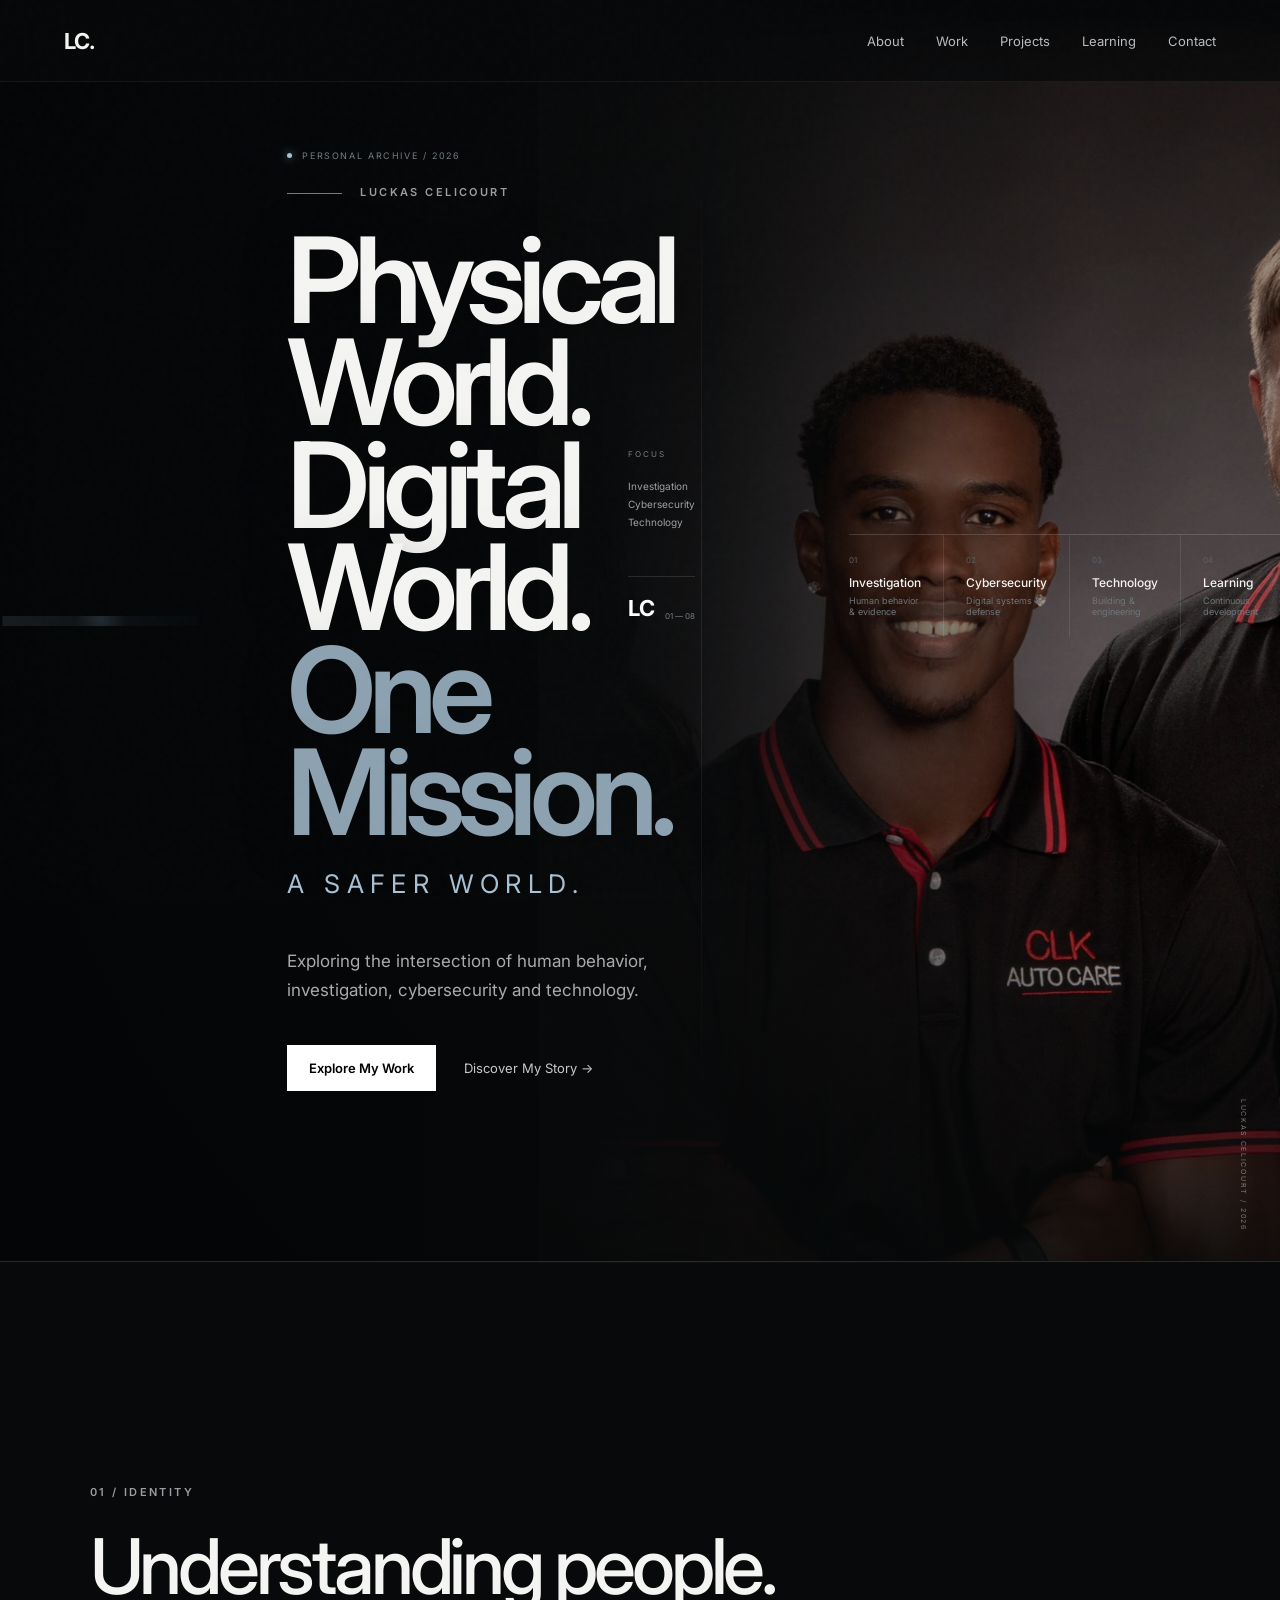
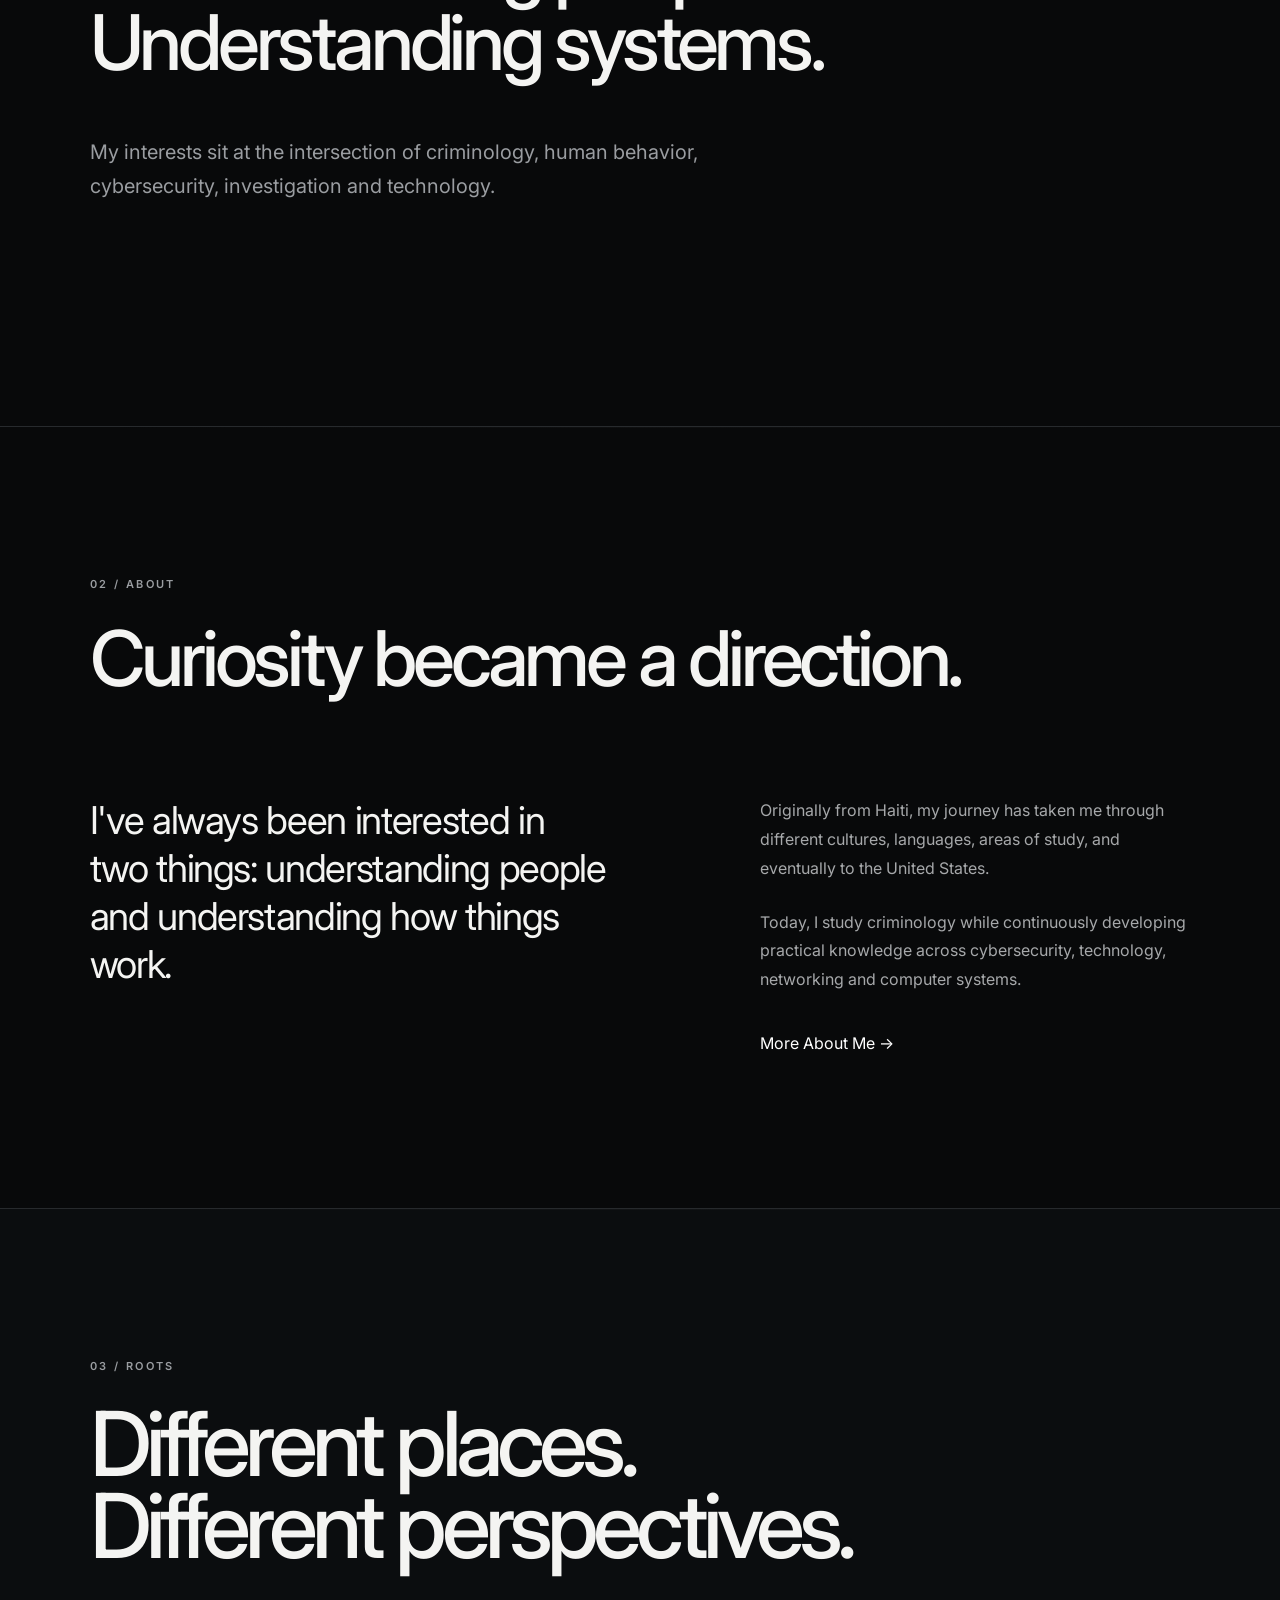
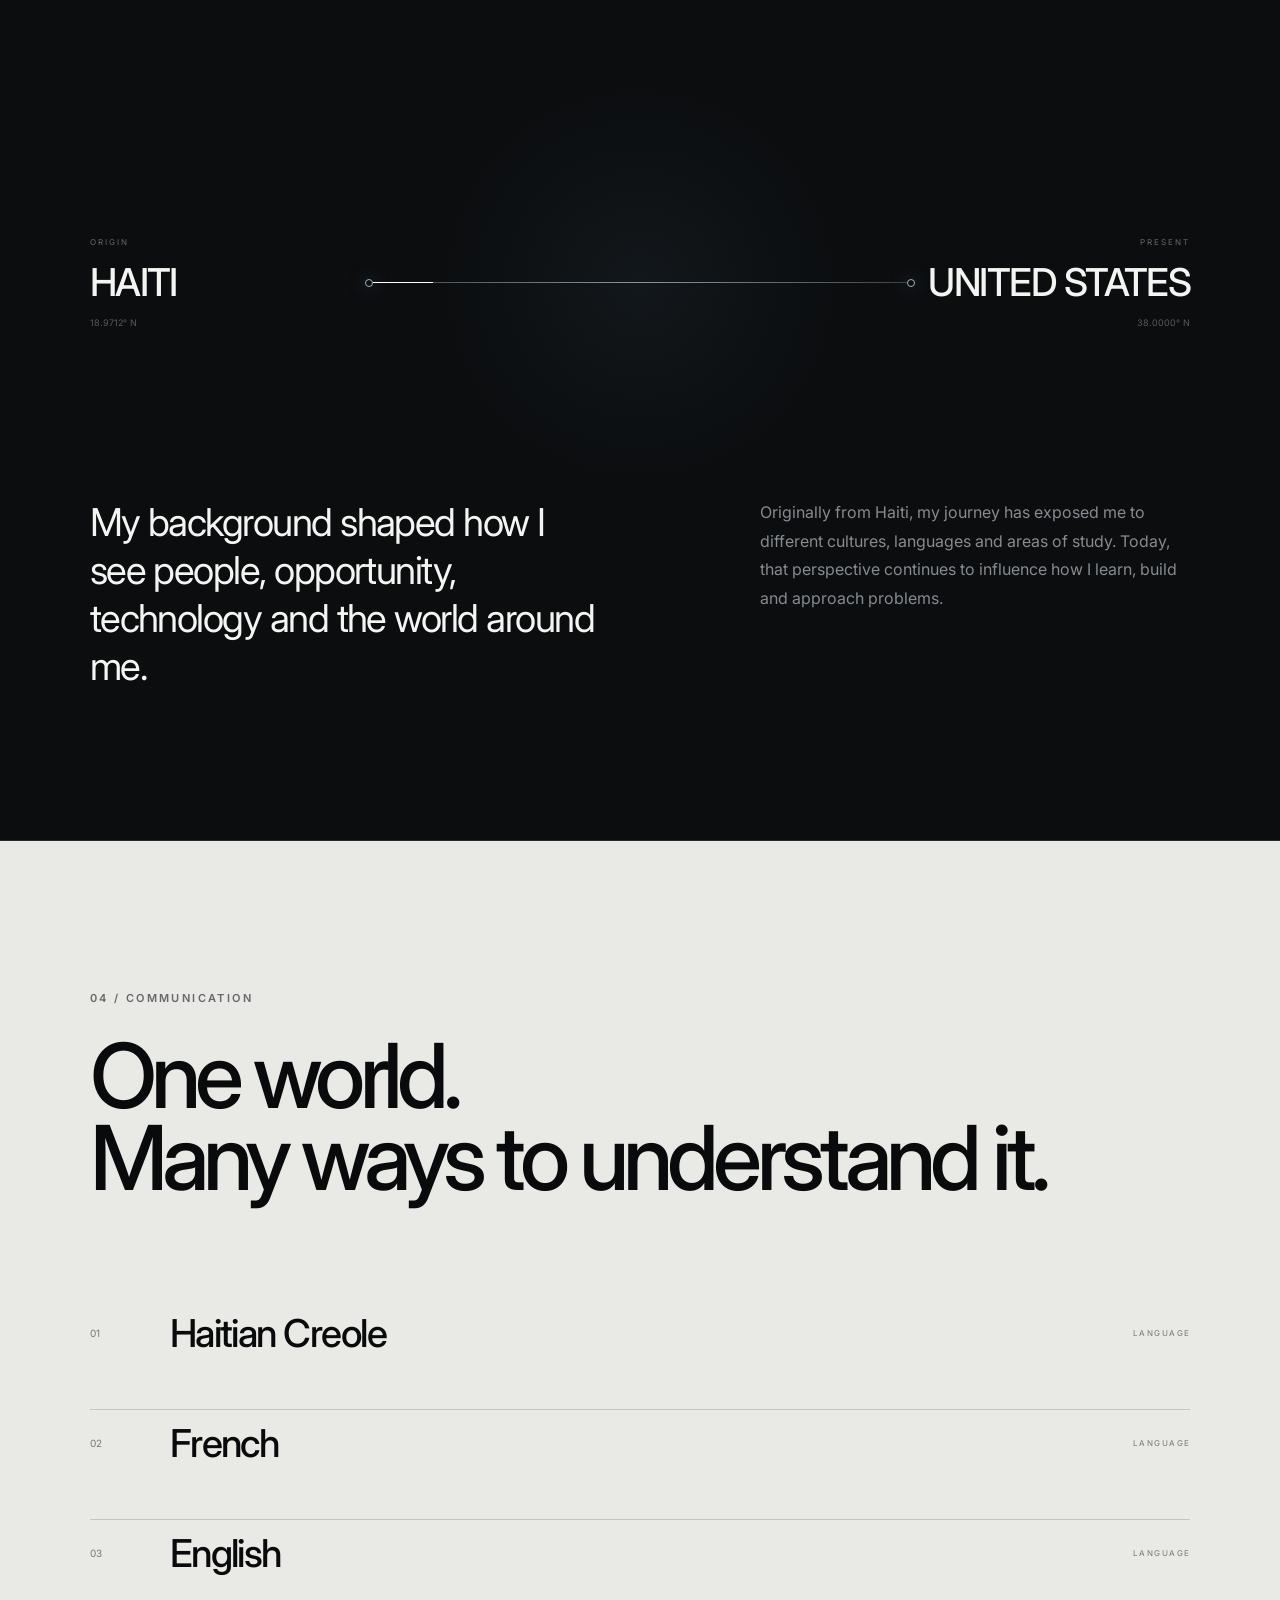
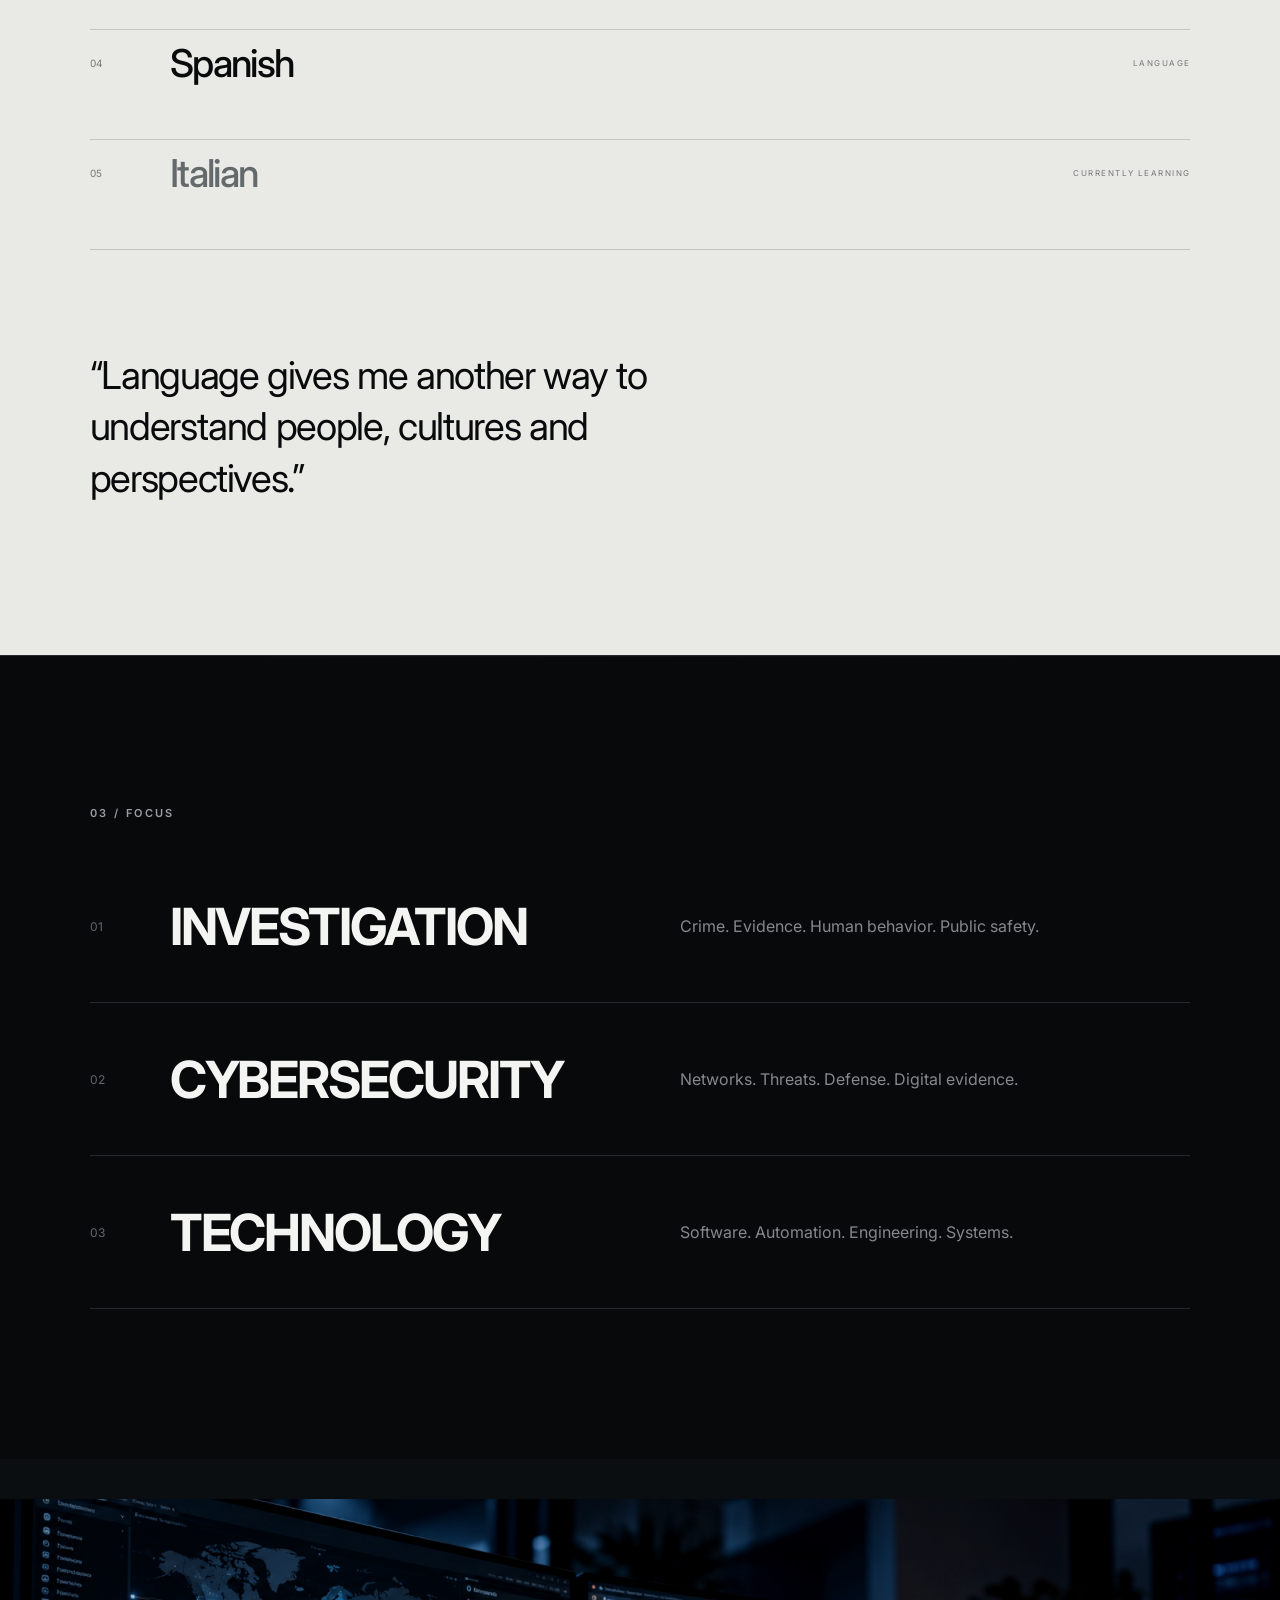
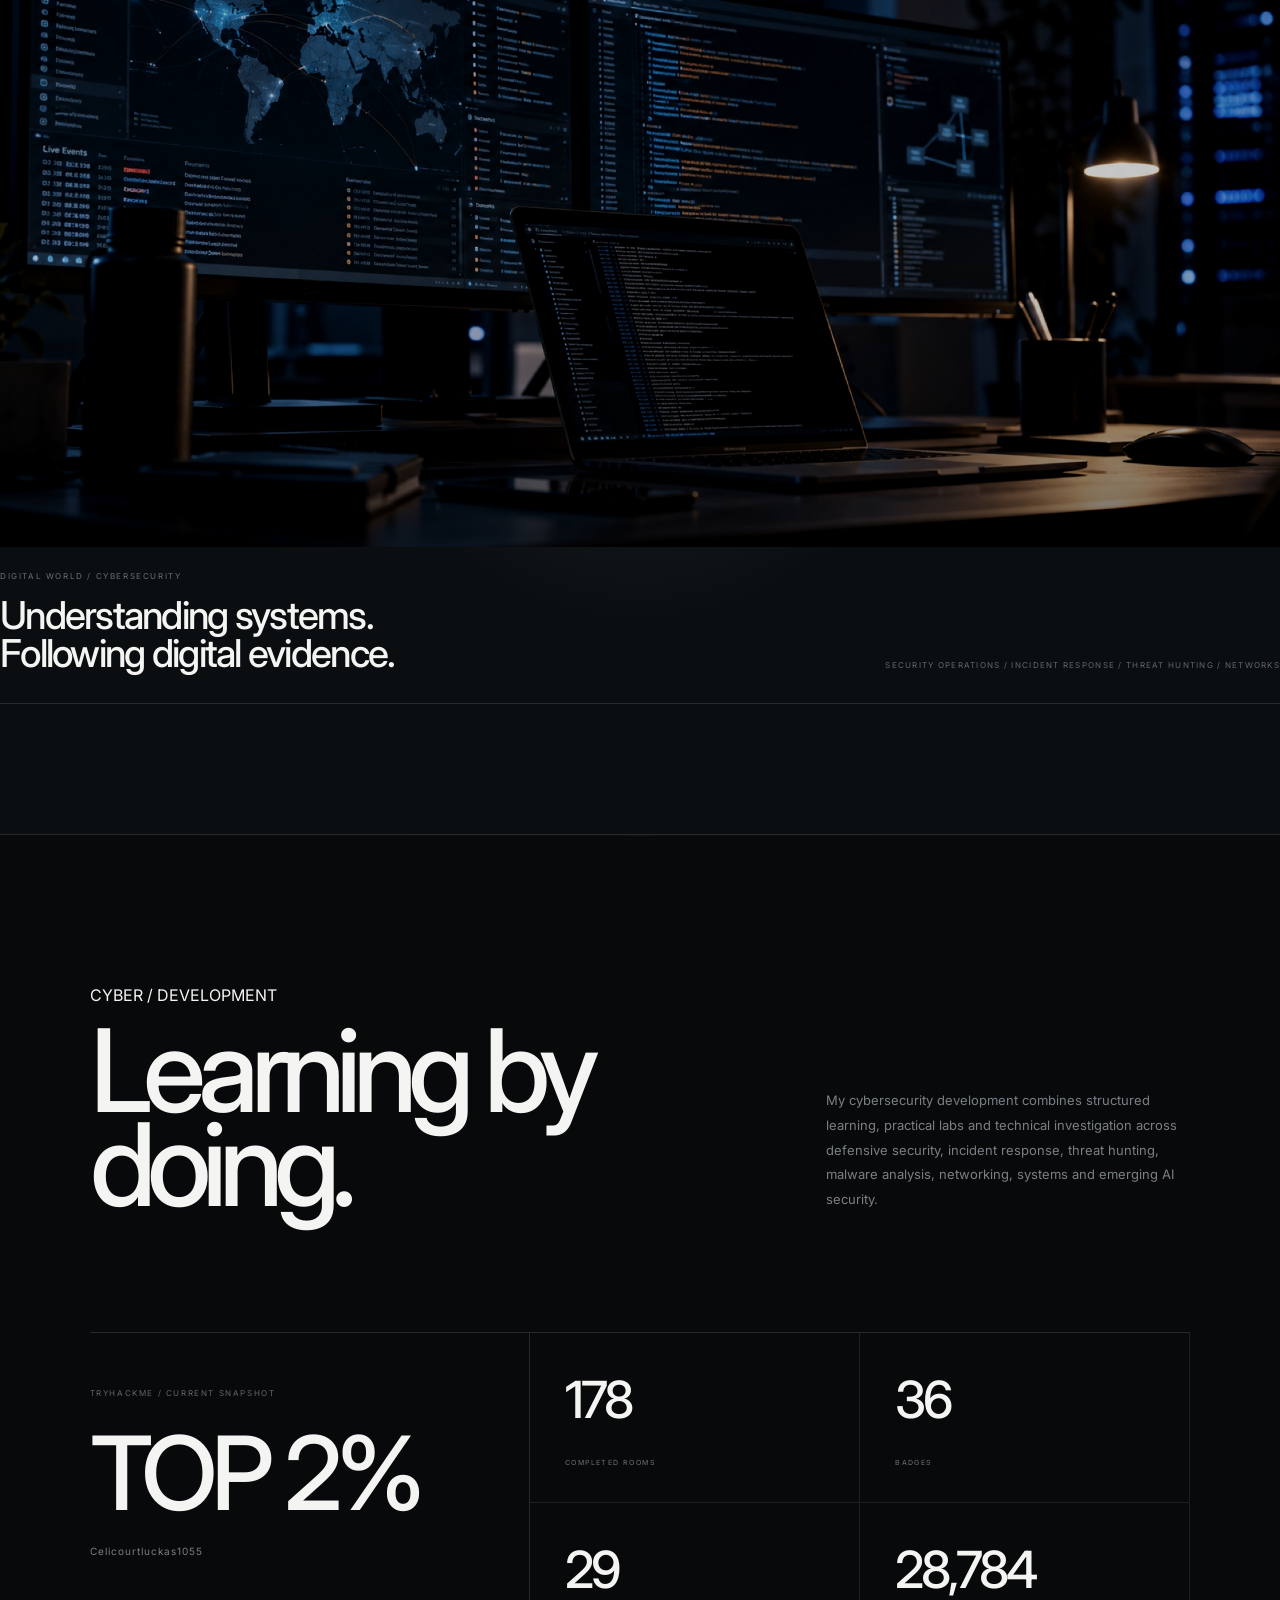
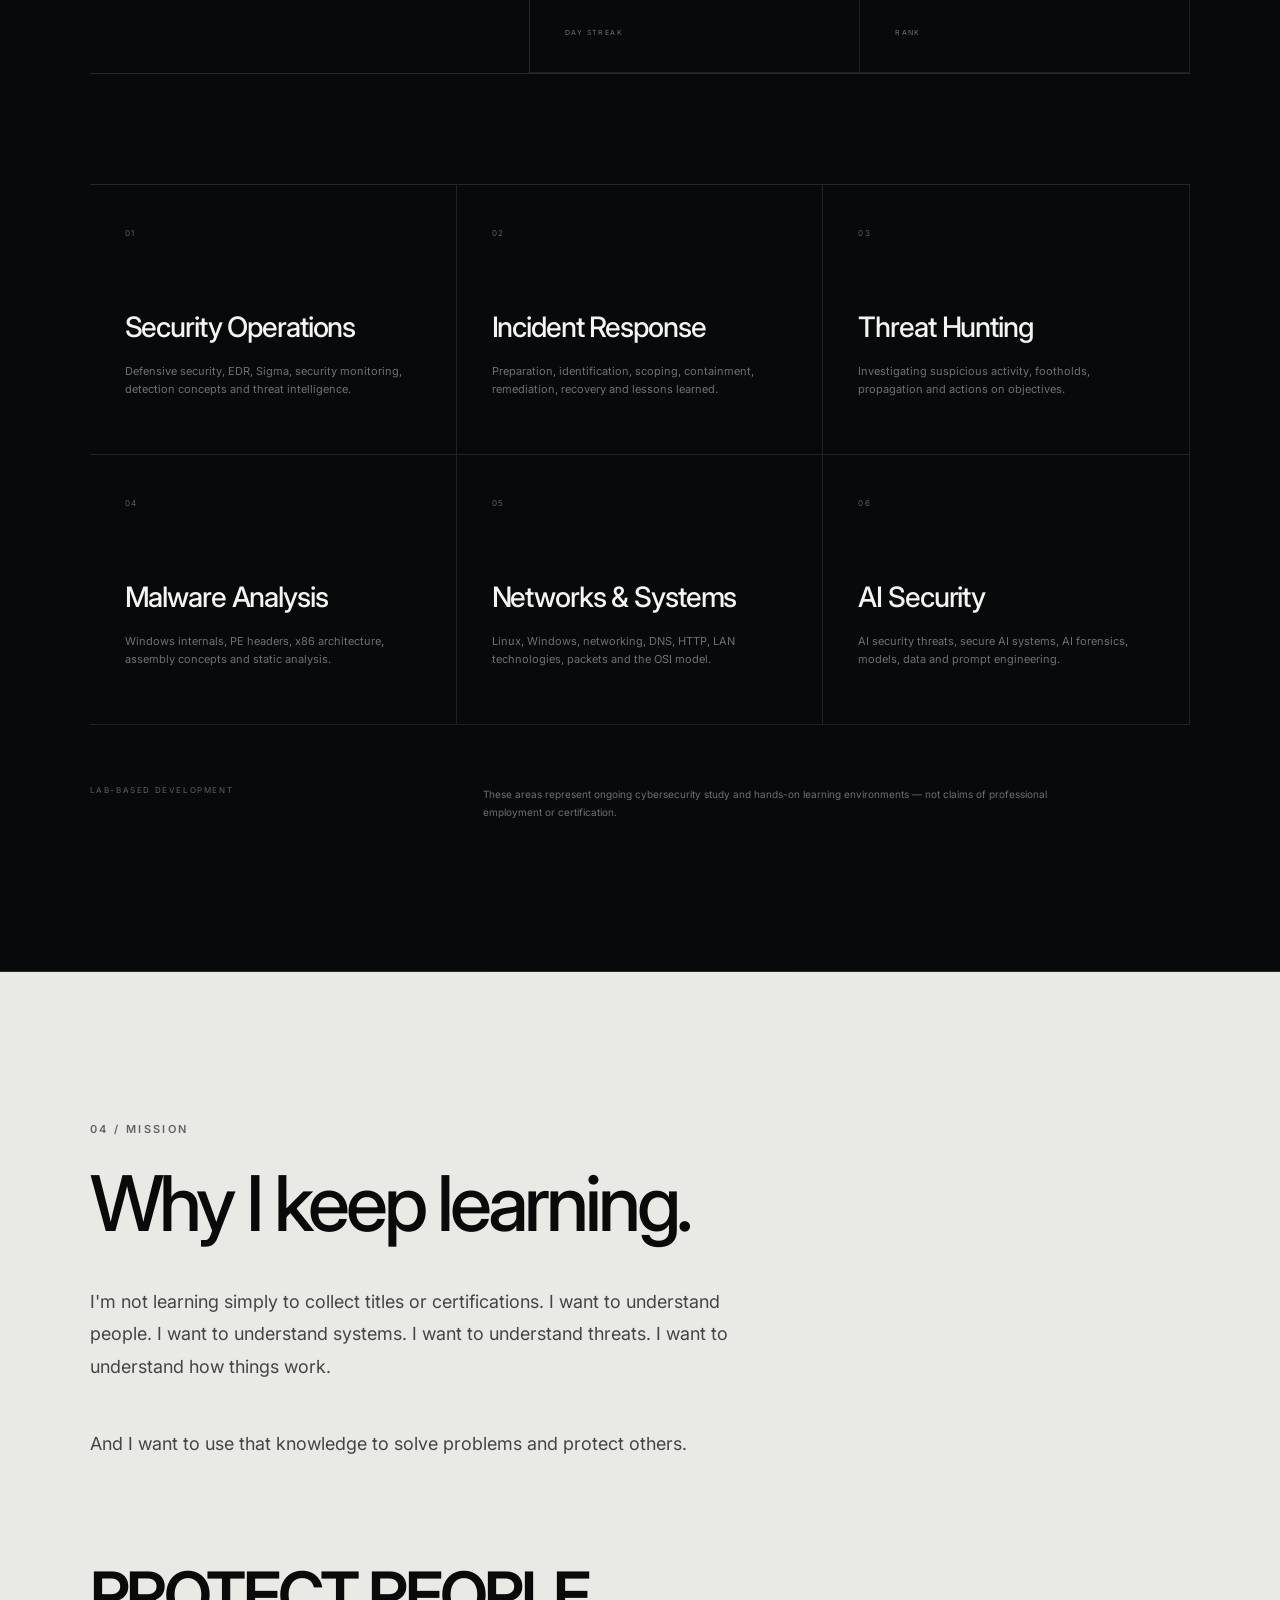
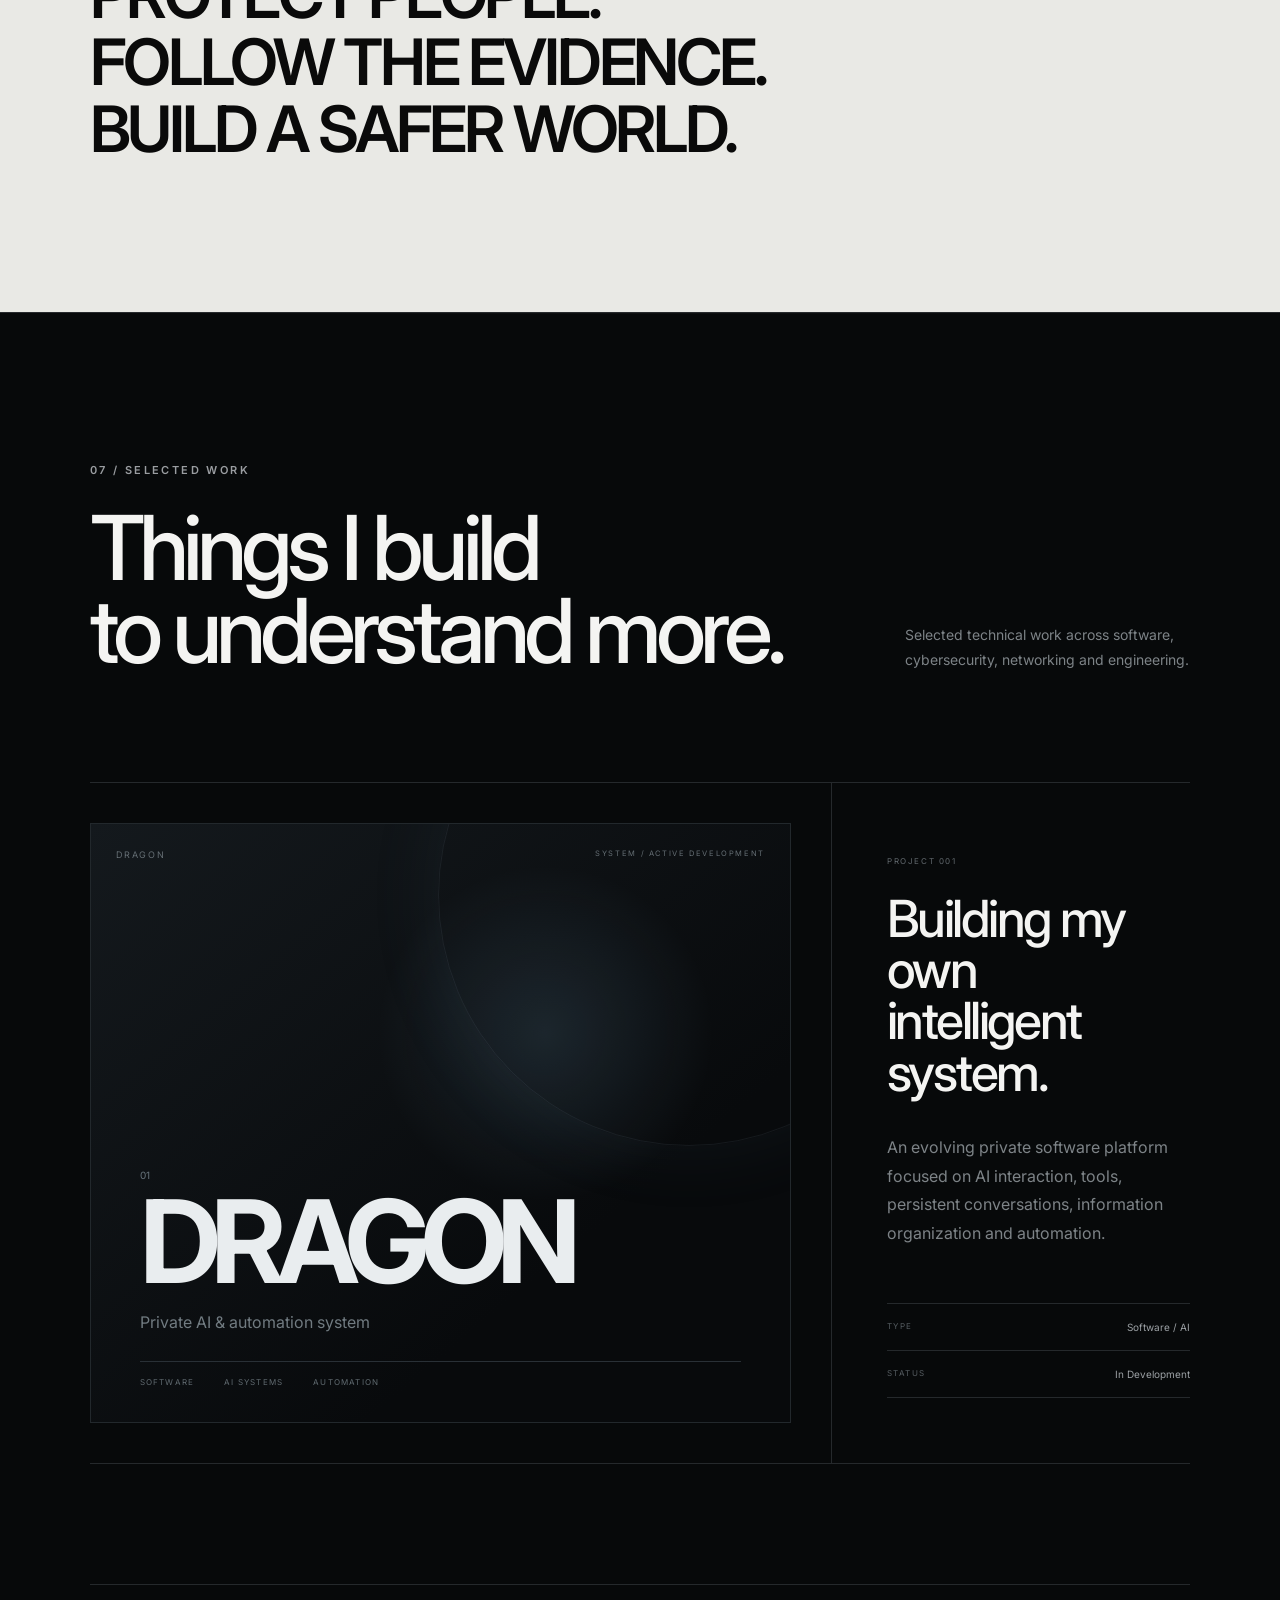
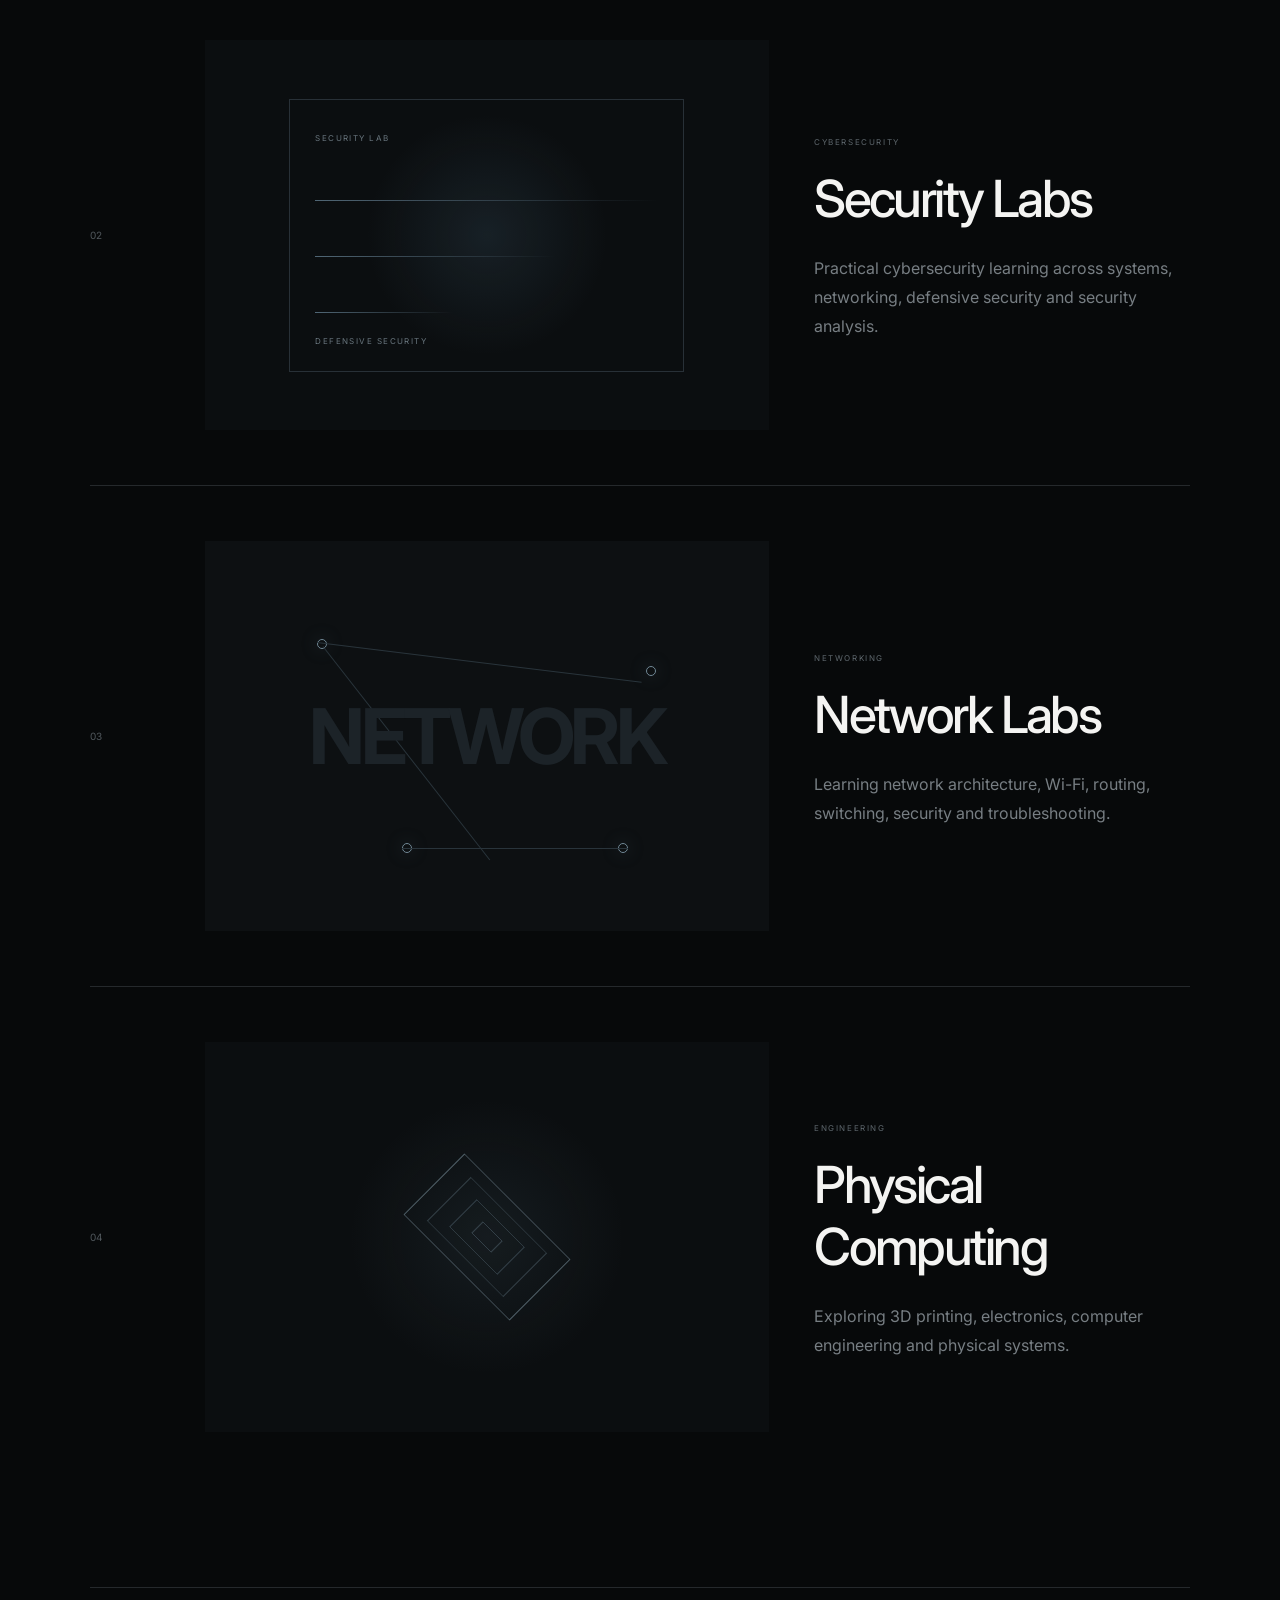
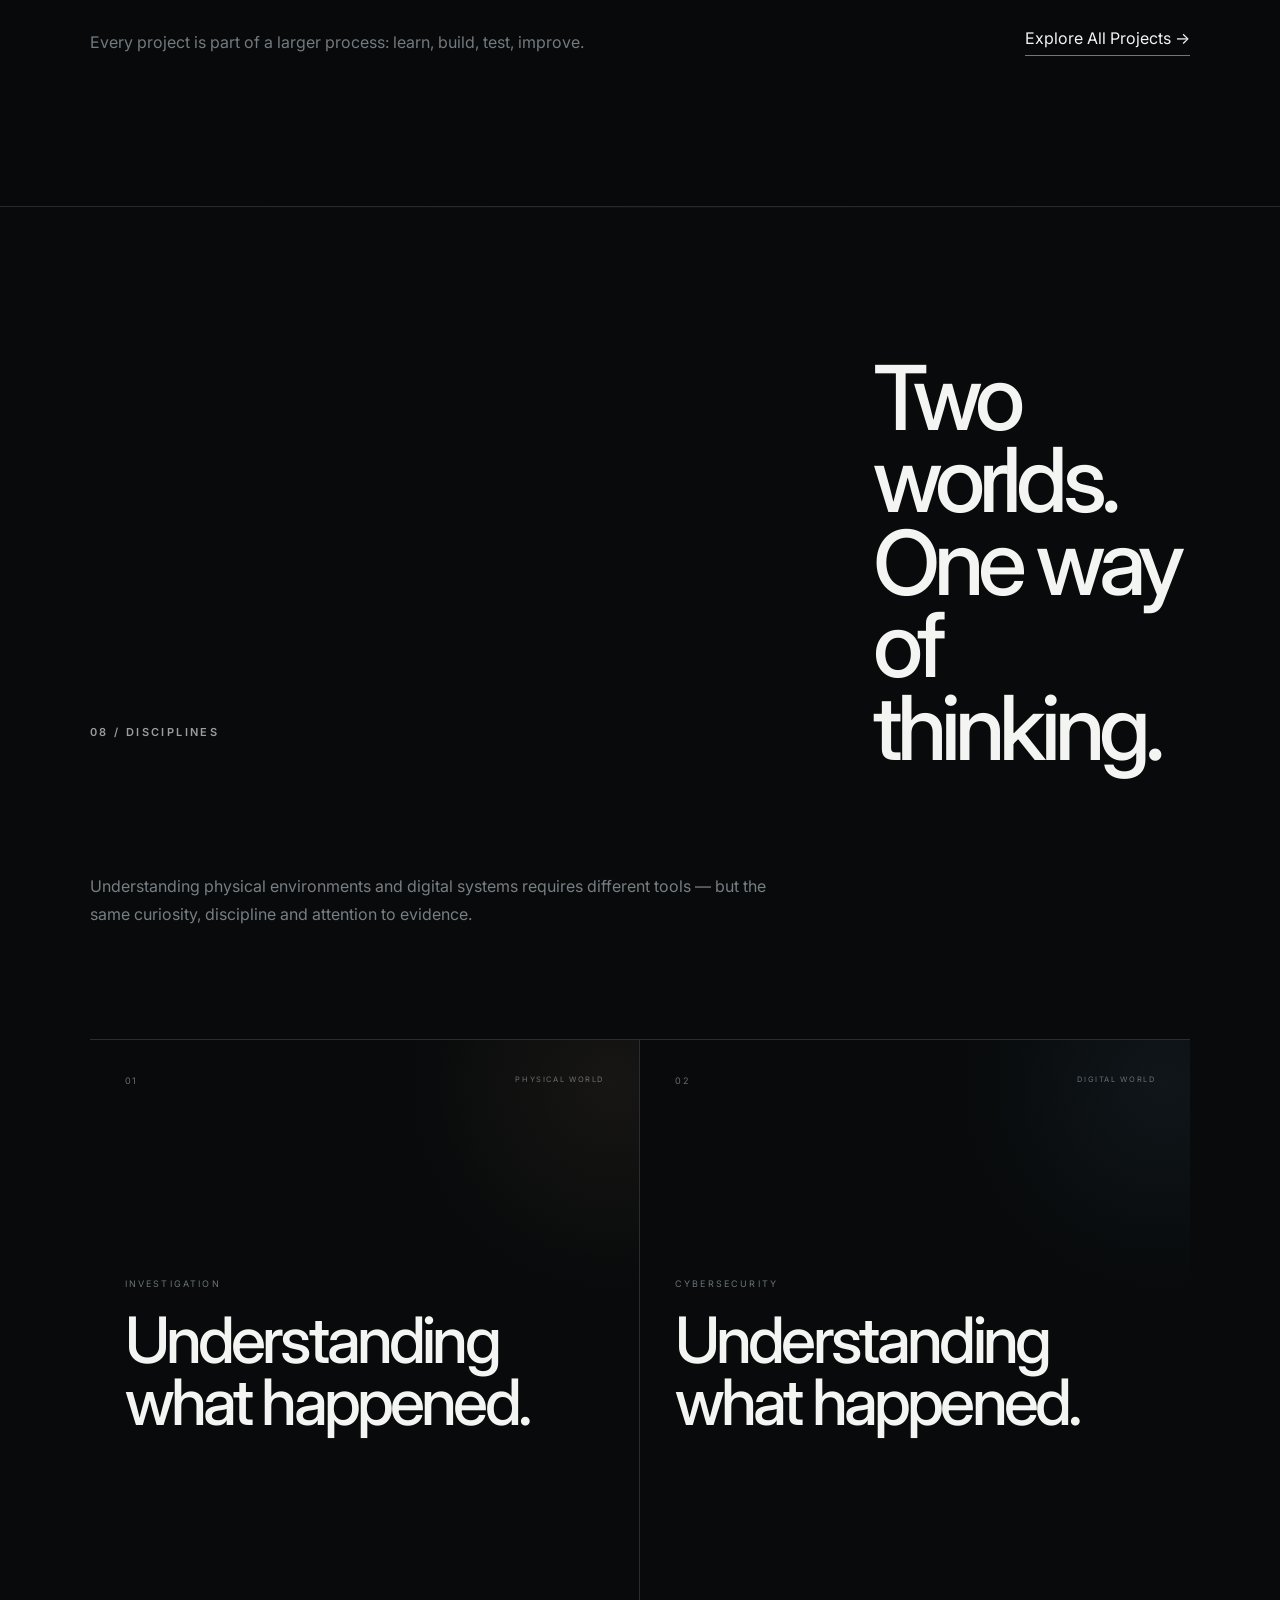
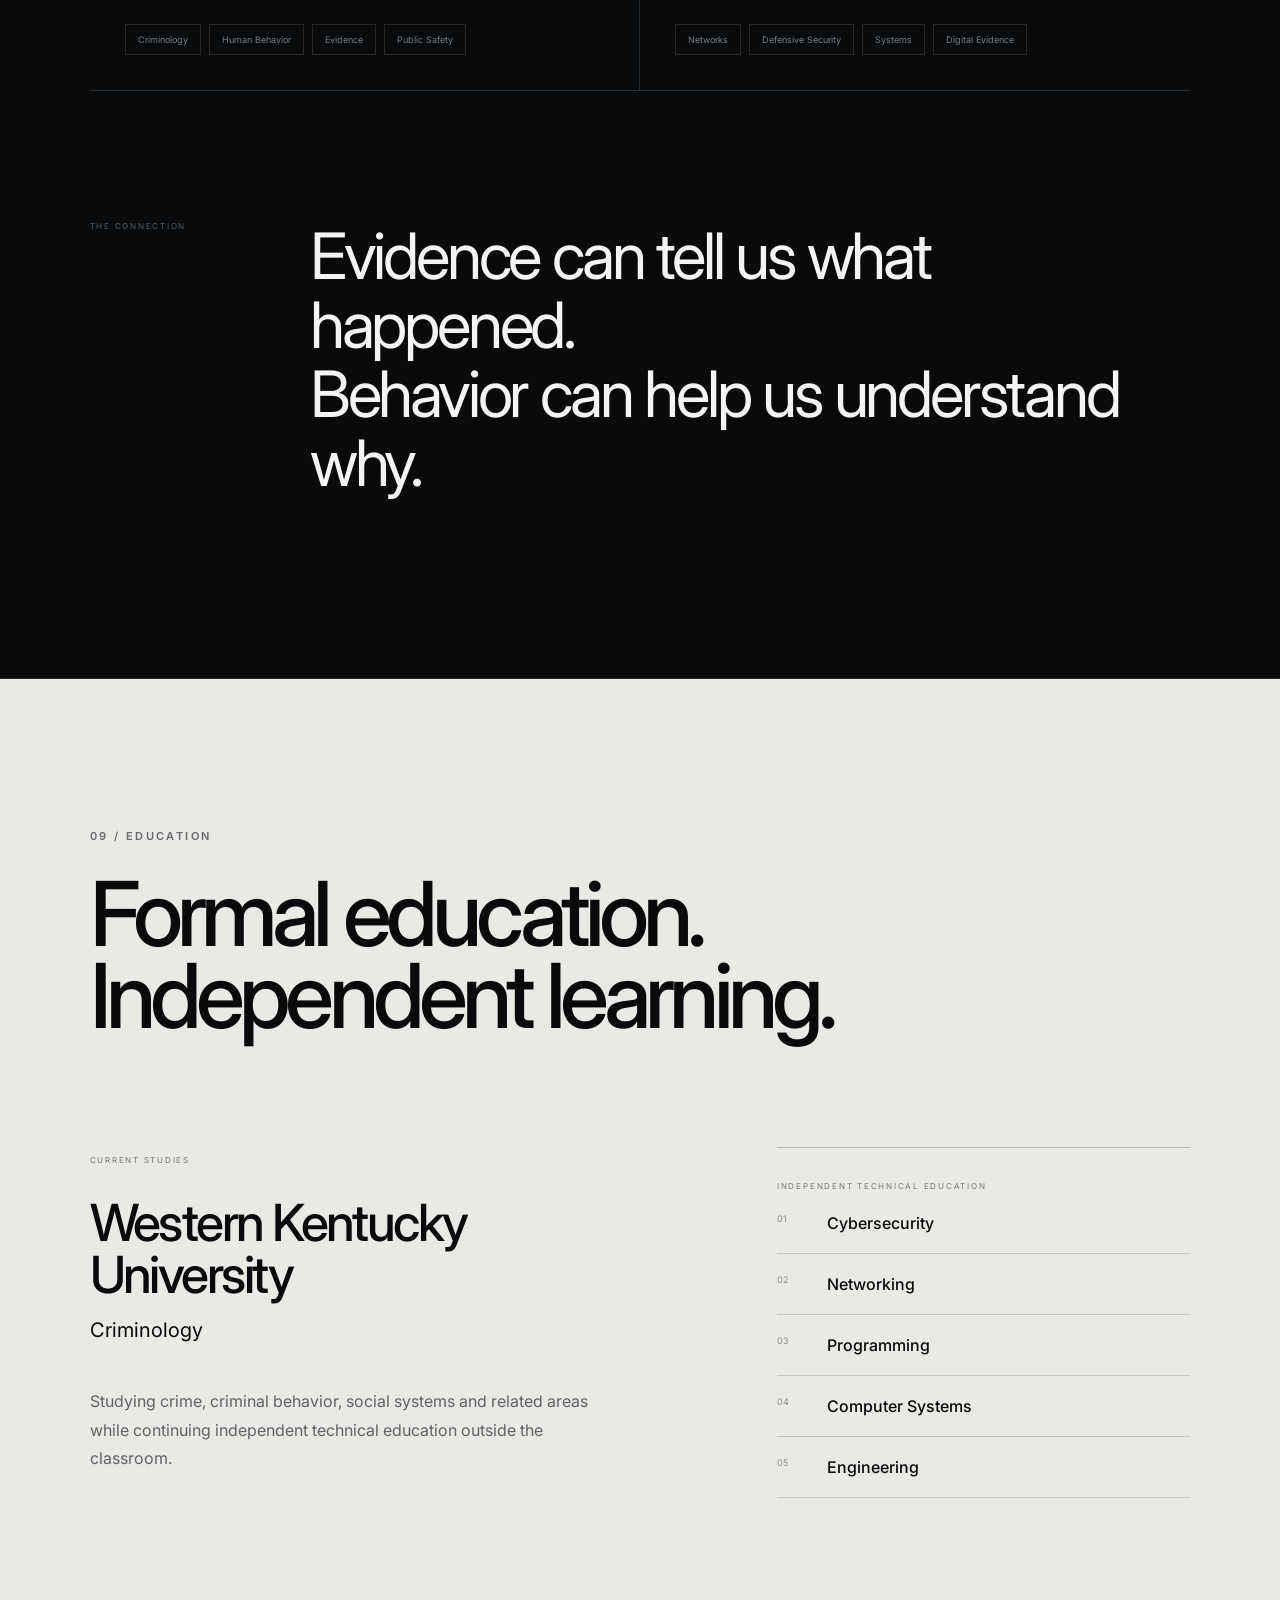
<file: index.html>
<!DOCTYPE html>
<html lang="en">
<head>
  <meta charset="UTF-8">
  <meta name="viewport" content="width=device-width, initial-scale=1.0">

  <title>Luckas Celicourt | Cybersecurity, Investigation & Technology</title>
  <meta name="description" content="Official personal website of Luckas Celicourt, exploring cybersecurity, criminal investigation, technology, education, and hands-on technical projects.">

  <meta property="og:title" content="Luckas Celicourt">
  <meta property="og:description" content="Cybersecurity, Investigation & Technology.">
  <meta property="og:type" content="website">

  <link rel="stylesheet" href="css/style.css">
  <link rel="stylesheet" href="css/responsive.css">

<link rel="canonical" href="https://luckascelicourt.com/">

<meta name="author" content="Luckas Celicourt">
<meta name="robots" content="index, follow, max-image-preview:large">

<meta property="og:type" content="profile">
<meta property="og:title" content="Luckas Celicourt | Cybersecurity, Investigation & Technology">
<meta property="og:description" content="Exploring cybersecurity, investigation, technology and human behavior.">
<meta property="og:url" content="https://luckascelicourt.com/">
<meta property="og:site_name" content="Luckas Celicourt">

<meta name="twitter:card" content="summary_large_image">

<link rel="icon" href="/favicon.svg" type="image/svg+xml">

<script type="application/ld+json">
{
  "@context": "https://schema.org",
  "@type": "ProfilePage",
  "mainEntity": {
    "@type": "Person",
    "name": "Luckas Celicourt",
    "url": "https://luckascelicourt.com/",
    "nationality": {
      "@type": "Country",
      "name": "Haiti"
    },
    "sameAs": [
      "https://www.linkedin.com/in/luckascelicourt",
      "https://github.com/LuckasCelicourt"
    ],
    "knowsAbout": [
      "Cybersecurity",
      "Criminology",
      "Criminal Investigation",
      "Computer Networks",
      "Programming",
      "Incident Response",
      "Threat Hunting",
      "Technology"
    ]
  }
}
</script>

<meta name="theme-color" content="#080a0b">
</head>

<body>

<header class="nav">
  <a href="/" class="logo">LC.</a>

  <nav>
    <a href="#about">About</a>
    <a href="#work">Work</a>
    <a href="#projects">Projects</a>
    <a href="#learning">Learning</a>
    <a href="#contact">Contact</a>
  </nav>

  <button class="menu-btn" aria-label="Open menu">Menu</button>
</header>


<main>

<section class="hero">
<div class="hero-portrait-pro" aria-hidden="true">
  <div class="hero-portrait-image"></div>
  <div class="hero-portrait-shade"></div>
  <div class="hero-portrait-line"></div>
  <span class="hero-portrait-label">LUCKAS CELICOURT / 2026</span>
</div>


  <div class="hero-bg"></div>

  <!-- PHOTO WILL BE ADDED IN FINAL VISUAL PASS -->
  <div class="hero-portrait" aria-hidden="true">
    <div class="portrait-placeholder">
      <span></span>
      <small></small>
    </div>
  </div>

  <div class="hero-content">

    <div class="hero-status">
      <span class="status-dot"></span>
      PERSONAL ARCHIVE / 2026
    </div>

    <p class="eyebrow">LUCKAS CELICOURT</p>

    <h1>
      Physical World.<br>
      Digital World.<br>
      <span>One Mission.</span>
    </h1>

    <p class="hero-mission">A SAFER WORLD.</p>

    <p class="hero-copy">
      Exploring the intersection of human behavior,
      investigation, cybersecurity and technology.
    </p>

    <div class="hero-actions">
      <a href="#projects" class="primary">Explore My Work</a>
      <a href="#about" class="secondary">Discover My Story →</a>
    </div>

  </div>

  <aside class="hero-side">
    <span>FOCUS</span>

    <p>
      Investigation<br>
      Cybersecurity<br>
      Technology
    </p>

    <div class="hero-index">
      <strong>LC</strong>
      <small>01 — 08</small>
    </div>
  </aside>

  <div class="hero-bottom">

    <a href="#work">
      <small>01</small>
      <strong>Investigation</strong>
      <span>Human behavior & evidence</span>
    </a>

    <a href="#work">
      <small>02</small>
      <strong>Cybersecurity</strong>
      <span>Digital systems & defense</span>
    </a>

    <a href="#projects">
      <small>03</small>
      <strong>Technology</strong>
      <span>Building & engineering</span>
    </a>

    <a href="#learning">
      <small>04</small>
      <strong>Learning</strong>
      <span>Continuous development</span>
    </a>

  </div>

  <div class="scroll">
    SCROLL TO EXPLORE ↓
  </div>

</section>


<section class="statement section reveal">
  <p class="section-number">01 / IDENTITY</p>

  <h2>
    Understanding people.<br>
    Understanding systems.
  </h2>

  <p class="large-copy">
    My interests sit at the intersection of criminology,
    human behavior, cybersecurity, investigation and technology.
  </p>
</section>


<section id="about" class="about section">

  <div class="section-heading reveal">
    <p class="section-number">02 / ABOUT</p>
    <h2>Curiosity became a direction.</h2>
  </div>

  <div class="about-grid reveal">

    <div class="about-large">
      <p>
        I've always been interested in two things:
        understanding people and understanding how things work.
      </p>
    </div>

    <div class="about-copy">
      <p>
        Originally from Haiti, my journey has taken me through
        different cultures, languages, areas of study, and eventually
        to the United States.
      </p>

      <p>
        Today, I study criminology while continuously developing
        practical knowledge across cybersecurity, technology,
        networking and computer systems.
      </p>

      <a href="pages/about.html">More About Me →</a>
    </div>

  </div>
</section>



<section class="roots section">

  <div class="roots-head reveal">
    <p class="section-number">03 / ROOTS</p>

    <h2>
      Different places.<br>
      Different perspectives.
    </h2>
  </div>

  <div class="roots-stage reveal">

    <div class="roots-place haiti">
      <span>ORIGIN</span>
      <strong>HAITI</strong>
      <small>18.9712° N</small>
    </div>

    <div class="journey-line">
      <div class="journey-dot"></div>
      <div class="journey-track"></div>
      <div class="journey-dot"></div>
    </div>

    <div class="roots-place usa">
      <span>PRESENT</span>
      <strong>UNITED STATES</strong>
      <small>38.0000° N</small>
    </div>

  </div>

  <div class="roots-copy reveal">

    <p class="roots-large">
      My background shaped how I see people,
      opportunity, technology and the world around me.
    </p>

    <p>
      Originally from Haiti, my journey has exposed me to
      different cultures, languages and areas of study.
      Today, that perspective continues to influence how
      I learn, build and approach problems.
    </p>

  </div>

</section>


<section class="culture section">

  <div class="culture-intro reveal">

    <p class="section-number">04 / COMMUNICATION</p>

    <h2>
      One world.<br>
      Many ways to understand it.
    </h2>

  </div>

  <div class="culture-languages">

    <div class="culture-row reveal">
      <span>01</span>
      <strong>Haitian Creole</strong>
      <small>LANGUAGE</small>
    </div>

    <div class="culture-row reveal">
      <span>02</span>
      <strong>French</strong>
      <small>LANGUAGE</small>
    </div>

    <div class="culture-row reveal">
      <span>03</span>
      <strong>English</strong>
      <small>LANGUAGE</small>
    </div>

    <div class="culture-row reveal">
      <span>04</span>
      <strong>Spanish</strong>
      <small>LANGUAGE</small>
    </div>

    <div class="culture-row reveal learning-language">
      <span>05</span>
      <strong>Italian</strong>
      <small>CURRENTLY LEARNING</small>
    </div>

  </div>

  <p class="culture-quote reveal">
    “Language gives me another way to understand
    people, cultures and perspectives.”
  </p>

</section>

<section id="work" class="worlds section">

  <p class="section-number reveal">03 / FOCUS</p>

  <div class="world reveal">
    <span>01</span>
    <h3>INVESTIGATION</h3>
    <p>Crime. Evidence. Human behavior. Public safety.</p>
  </div>

  <div class="world reveal">
    <span>02</span>
    <h3>CYBERSECURITY</h3>
    <p>Networks. Threats. Defense. Digital evidence.</p>
  </div>

  <div class="world reveal">
    <span>03</span>
    <h3>TECHNOLOGY</h3>
    <p>Software. Automation. Engineering. Systems.</p>
  </div>

</section>



<section class="cyber-visual reveal">

  <div class="cyber-visual-image">
    <img
      src="assets/images/cybersecurity-professional.jpg"
      alt="Professional cybersecurity workstation displaying network monitoring and security analysis interfaces"
      loading="lazy"
      decoding="async">
  </div>

  <div class="cyber-visual-caption">

    <div>
      <span>DIGITAL WORLD / CYBERSECURITY</span>
      <strong>Understanding systems.<br>Following digital evidence.</strong>
    </div>

    <p>
      SECURITY OPERATIONS / INCIDENT RESPONSE /
      THREAT HUNTING / NETWORKS
    </p>

  </div>

</section>

<section class="cyber-evidence section" id="cyber-evidence">

  <div class="cyber-evidence-head">

    <div>
      <span class="section-index">CYBER / DEVELOPMENT</span>
      <h2>
        Learning by<br>
        doing.
      </h2>
    </div>

    <p>
      My cybersecurity development combines structured learning,
      practical labs and technical investigation across defensive
      security, incident response, threat hunting, malware analysis,
      networking, systems and emerging AI security.
    </p>

  </div>


  <div class="thm-proof">

    <div class="thm-identity">

      <span>TRYHACKME / CURRENT SNAPSHOT</span>

      <strong>TOP 2%</strong>

      <p>
        Celicourtluckas1055
      </p>

    </div>


    <div class="thm-stats">

      <div>
        <strong>178</strong>
        <span>COMPLETED ROOMS</span>
      </div>

      <div>
        <strong>36</strong>
        <span>BADGES</span>
      </div>

      <div>
        <strong>29</strong>
        <span>DAY STREAK</span>
      </div>

      <div>
        <strong>28,784</strong>
        <span>RANK</span>
      </div>

    </div>

  </div>


  <div class="cyber-fields">

    <article>
      <span>01</span>
      <h3>Security Operations</h3>
      <p>
        Defensive security, EDR, Sigma, security monitoring,
        detection concepts and threat intelligence.
      </p>
    </article>

    <article>
      <span>02</span>
      <h3>Incident Response</h3>
      <p>
        Preparation, identification, scoping, containment,
        remediation, recovery and lessons learned.
      </p>
    </article>

    <article>
      <span>03</span>
      <h3>Threat Hunting</h3>
      <p>
        Investigating suspicious activity, footholds,
        propagation and actions on objectives.
      </p>
    </article>

    <article>
      <span>04</span>
      <h3>Malware Analysis</h3>
      <p>
        Windows internals, PE headers, x86 architecture,
        assembly concepts and static analysis.
      </p>
    </article>

    <article>
      <span>05</span>
      <h3>Networks & Systems</h3>
      <p>
        Linux, Windows, networking, DNS, HTTP,
        LAN technologies, packets and the OSI model.
      </p>
    </article>

    <article>
      <span>06</span>
      <h3>AI Security</h3>
      <p>
        AI security threats, secure AI systems,
        AI forensics, models, data and prompt engineering.
      </p>
    </article>

  </div>


  <div class="cyber-note">

    <span>LAB-BASED DEVELOPMENT</span>

    <p>
      These areas represent ongoing cybersecurity study and
      hands-on learning environments — not claims of professional
      employment or certification.
    </p>

  </div>

</section>

<section class="mission section">

  <div class="mission-content reveal">
    <p class="section-number">04 / MISSION</p>

    <h2>Why I keep learning.</h2>

    <p>
      I'm not learning simply to collect titles or certifications.
      I want to understand people. I want to understand systems.
      I want to understand threats. I want to understand how things work.
    </p>

    <p>
      And I want to use that knowledge to solve problems and protect others.
    </p>

    <div class="mission-end">
      PROTECT PEOPLE.<br>
      FOLLOW THE EVIDENCE.<br>
      BUILD A SAFER WORLD.
    </div>
  </div>

</section>


<section id="projects" class="showcase section">

  <div class="showcase-head reveal">
    <div>
      <p class="section-number">07 / SELECTED WORK</p>
      <h2>Things I build<br>to understand more.</h2>
    </div>

    <p class="showcase-intro">
      Selected technical work across software,
      cybersecurity, networking and engineering.
    </p>
  </div>


  <article class="featured-project reveal">

    <div class="featured-visual">
      <div class="project-ui">
        <div class="ui-top">
          <span>DRAGON</span>
          <small>SYSTEM / ACTIVE DEVELOPMENT</small>
        </div>

        <div class="ui-center">
          <span>01</span>
          <strong>DRAGON</strong>
          <p>Private AI & automation system</p>
        </div>

        <div class="ui-bottom">
          <span>SOFTWARE</span>
          <span>AI SYSTEMS</span>
          <span>AUTOMATION</span>
        </div>
      </div>
    </div>

    <div class="featured-info">

      <div>
        <span class="project-id">PROJECT 001</span>

        <h3>Building my own<br>intelligent system.</h3>

        <p>
          An evolving private software platform focused on
          AI interaction, tools, persistent conversations,
          information organization and automation.
        </p>
      </div>

      <div class="project-meta">
        <div>
          <small>TYPE</small>
          <span>Software / AI</span>
        </div>

        <div>
          <small>STATUS</small>
          <span>In Development</span>
        </div>
      </div>

    </div>

  </article>


  <div class="project-editorial">


    <article class="editorial-project reveal">

      <div class="editorial-number">02</div>

      <div class="editorial-visual cyber-visual">

        <div class="cyber-interface">
          <span>SECURITY LAB</span>

          <div></div>
          <div></div>
          <div></div>

          <small>DEFENSIVE SECURITY</small>
        </div>

      </div>

      <div class="editorial-content">

        <small>CYBERSECURITY</small>

        <h3>Security Labs</h3>

        <p>
          Practical cybersecurity learning across systems,
          networking, defensive security and security analysis.
        </p>

      </div>

    </article>


    <article class="editorial-project reveal">

      <div class="editorial-number">03</div>

      <div class="editorial-visual network-visual">

        <div class="network-map">

          <span class="node n1"></span>
          <span class="node n2"></span>
          <span class="node n3"></span>
          <span class="node n4"></span>

          <i class="network-line l1"></i>
          <i class="network-line l2"></i>
          <i class="network-line l3"></i>

          <strong>NETWORK</strong>

        </div>

      </div>

      <div class="editorial-content">

        <small>NETWORKING</small>

        <h3>Network Labs</h3>

        <p>
          Learning network architecture, Wi-Fi,
          routing, switching, security and troubleshooting.
        </p>

      </div>

    </article>


    <article class="editorial-project reveal">

      <div class="editorial-number">04</div>

      <div class="editorial-visual engineering-visual">

        <div class="engineering-object">
          <span></span>
          <span></span>
          <span></span>
        </div>

      </div>

      <div class="editorial-content">

        <small>ENGINEERING</small>

        <h3>Physical Computing</h3>

        <p>
          Exploring 3D printing, electronics,
          computer engineering and physical systems.
        </p>

      </div>

    </article>

  </div>


  <div class="showcase-end reveal">

    <p>
      Every project is part of a larger process:
      learn, build, test, improve.
    </p>

    <a href="pages/projects.html">
      Explore All Projects →
    </a>

  </div>

</section>



<section class="discipline section">

  <div class="discipline-head reveal">
    <p class="section-number">08 / DISCIPLINES</p>

    <h2>
      Two worlds.<br>
      One way of thinking.
    </h2>

    <p>
      Understanding physical environments and digital systems
      requires different tools — but the same curiosity,
      discipline and attention to evidence.
    </p>
  </div>


  <div class="discipline-split">

    <article class="discipline-panel investigation-panel reveal">

      <div class="discipline-top">
        <span>01</span>
        <small>PHYSICAL WORLD</small>
      </div>

      <div class="discipline-center">
        <p>INVESTIGATION</p>

        <h3>
          Understanding<br>
          what happened.
        </h3>
      </div>

      <div class="discipline-bottom">
        <span>Criminology</span>
        <span>Human Behavior</span>
        <span>Evidence</span>
        <span>Public Safety</span>
      </div>

    </article>


    <article class="discipline-panel cyber-panel reveal">

      <div class="discipline-top">
        <span>02</span>
        <small>DIGITAL WORLD</small>
      </div>

      <div class="discipline-center">
        <p>CYBERSECURITY</p>

        <h3>
          Understanding<br>
          what happened.
        </h3>
      </div>

      <div class="discipline-bottom">
        <span>Networks</span>
        <span>Defensive Security</span>
        <span>Systems</span>
        <span>Digital Evidence</span>
      </div>

    </article>

  </div>


  <div class="evidence-statement reveal">

    <span>THE CONNECTION</span>

    <blockquote>
      Evidence can tell us what happened.<br>
      Behavior can help us understand why.
    </blockquote>

  </div>

</section>


<section class="education section">

  <div class="education-head reveal">

    <p class="section-number">09 / EDUCATION</p>

    <h2>
      Formal education.<br>
      Independent learning.
    </h2>

  </div>


  <div class="education-layout">

    <div class="education-primary reveal">

      <span class="education-label">CURRENT STUDIES</span>

      <h3>Western Kentucky University</h3>

      <p class="education-field">
        Criminology
      </p>

      <p class="education-description">
        Studying crime, criminal behavior, social systems
        and related areas while continuing independent
        technical education outside the classroom.
      </p>

    </div>


    <div class="education-secondary reveal">

      <span class="education-label">
        INDEPENDENT TECHNICAL EDUCATION
      </span>

      <div class="education-item">
        <span>01</span>
        <strong>Cybersecurity</strong>
      </div>

      <div class="education-item">
        <span>02</span>
        <strong>Networking</strong>
      </div>

      <div class="education-item">
        <span>03</span>
        <strong>Programming</strong>
      </div>

      <div class="education-item">
        <span>04</span>
        <strong>Computer Systems</strong>
      </div>

      <div class="education-item">
        <span>05</span>
        <strong>Engineering</strong>
      </div>

    </div>

  </div>


  <div class="education-philosophy reveal">

    <small>LEARNING PHILOSOPHY</small>

    <p>
      Study the theory.<br>
      Build something.<br>
      Test it.<br>
      Understand it.
    </p>

  </div>

</section>
<section id="learning" class="learning section">

  <p class="section-number reveal">06 / ALWAYS LEARNING</p>

  <h2 class="reveal">
    The work is never finished.
  </h2>

  <div class="learning-list reveal">
    <span>Cybersecurity</span>
    <span>Networking</span>
    <span>Programming</span>
    <span>Criminology</span>
    <span>Human Behavior</span>
    <span>Computer Engineering</span>
    <span>Electronics</span>
    <span>Languages</span>
  </div>

</section>


<section class="languages section">

  <p class="section-number reveal">07 / LANGUAGES</p>

  <div class="language-title reveal">
    <h2>Connecting across cultures.</h2>
    <p>
      Language gives me another way to understand people,
      cultures and perspectives.
    </p>
  </div>

  <div class="language-list reveal">
    <div><span>01</span><strong>Haitian Creole</strong></div>
    <div><span>02</span><strong>French</strong></div>
    <div><span>03</span><strong>English</strong></div>
    <div><span>04</span><strong>Spanish</strong></div>
    <div><span>05</span><strong>Italian</strong><em>Currently Learning</em></div>
  </div>

</section>





<section id="contact" class="contact section">

  <p class="section-number reveal">08 / CONTACT</p>

  <div class="contact-content reveal">
    <h2>Let's connect.</h2>

    <p>
      Technology. Cybersecurity. Investigation.
      Learning. Building.
    </p>

    <a href="pages/contact.html">Contact Me →</a>
  </div>

</section>

</main>


<footer>
  <strong>LUCKAS CELICOURT</strong>

  <p>
    Physical World. Digital World. One Mission: A Safer World.
  </p>

  <span>THE WORK CONTINUES.</span>
</footer>


<script src="js/main.js"></script>
</body>
</html>
</file>
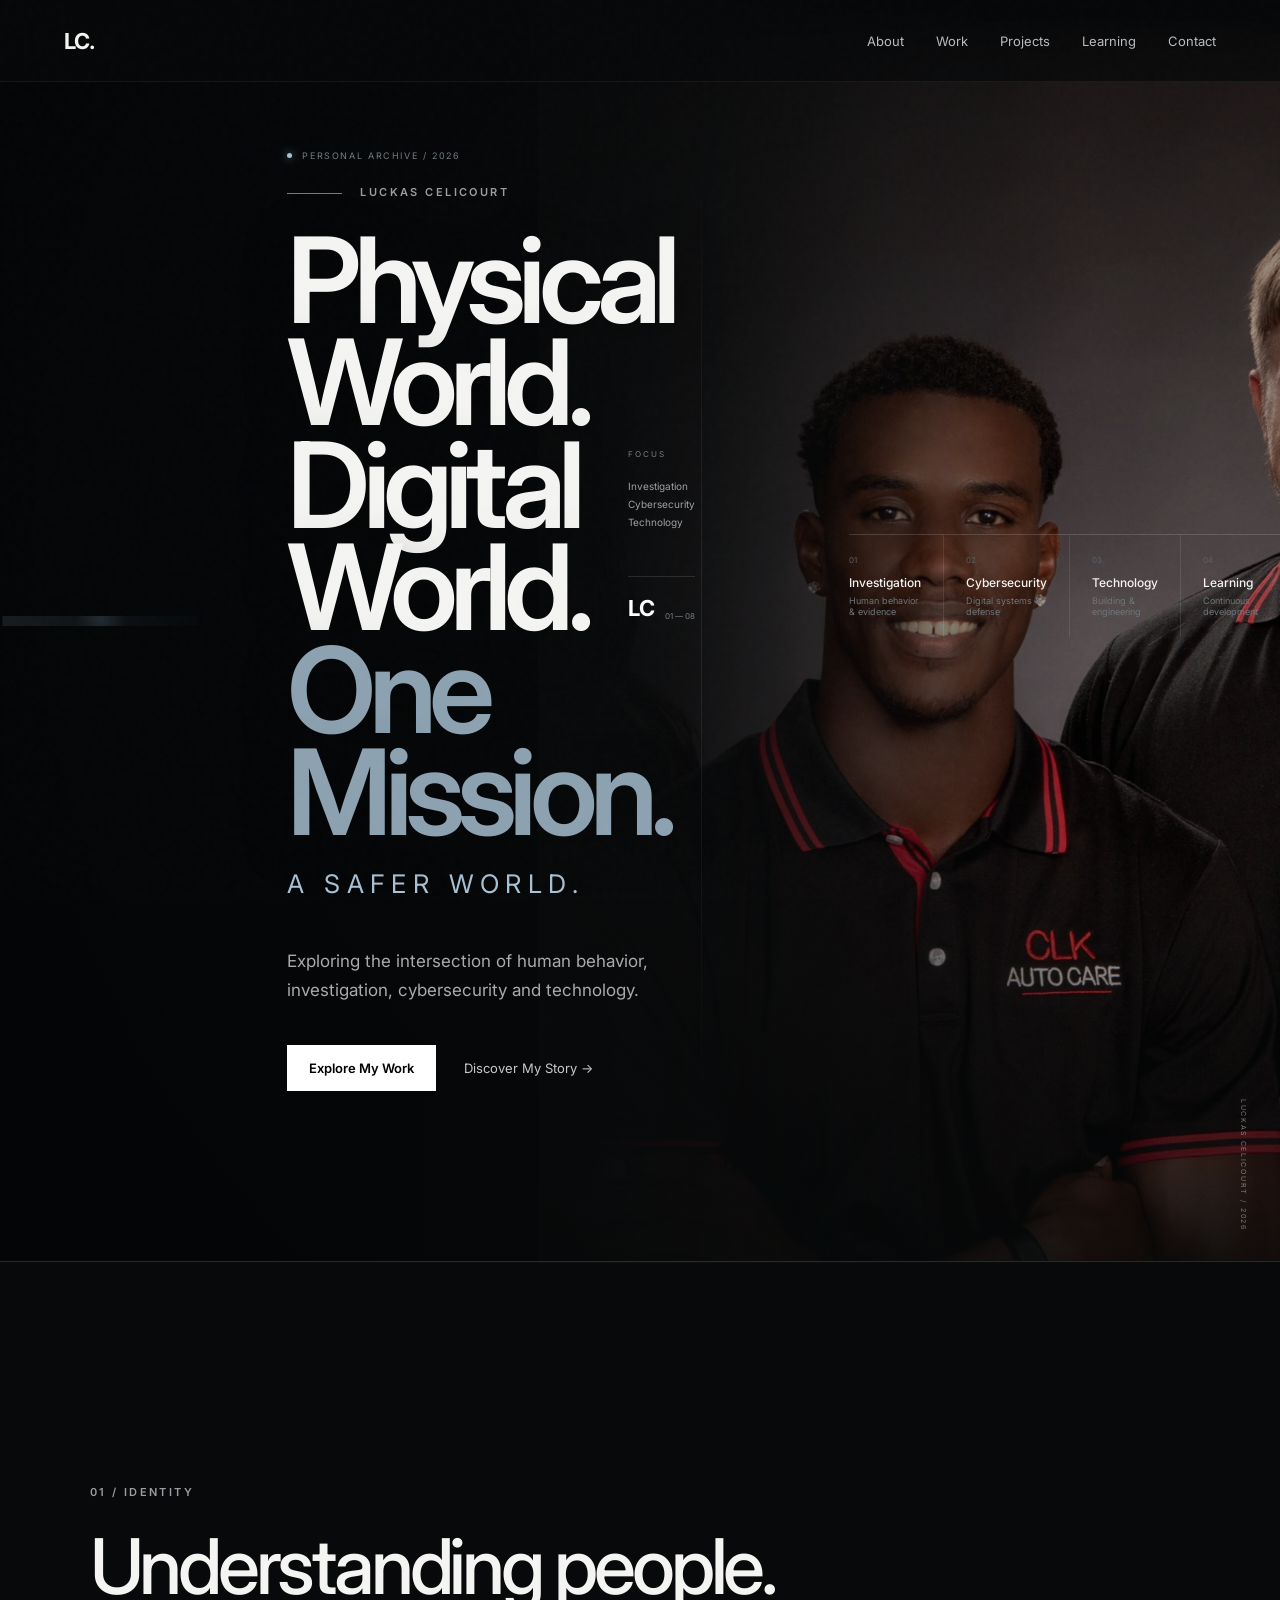
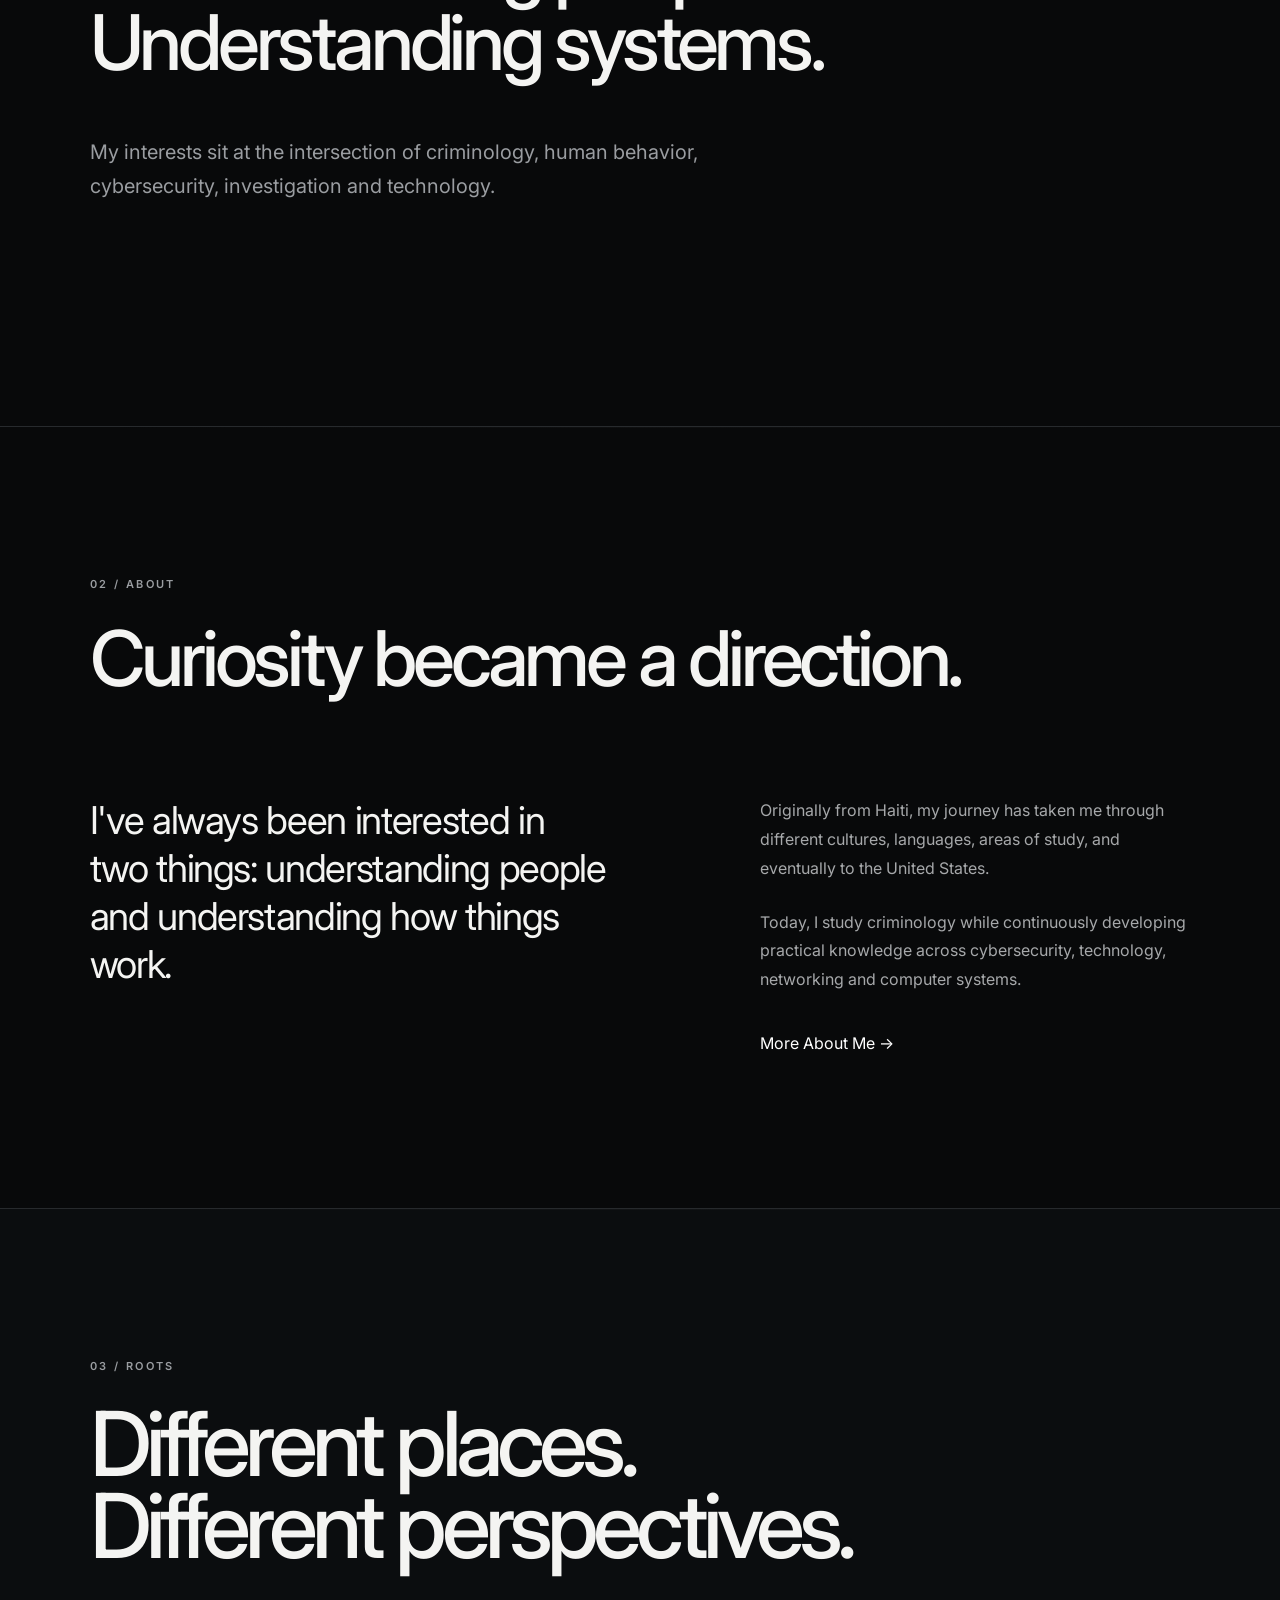
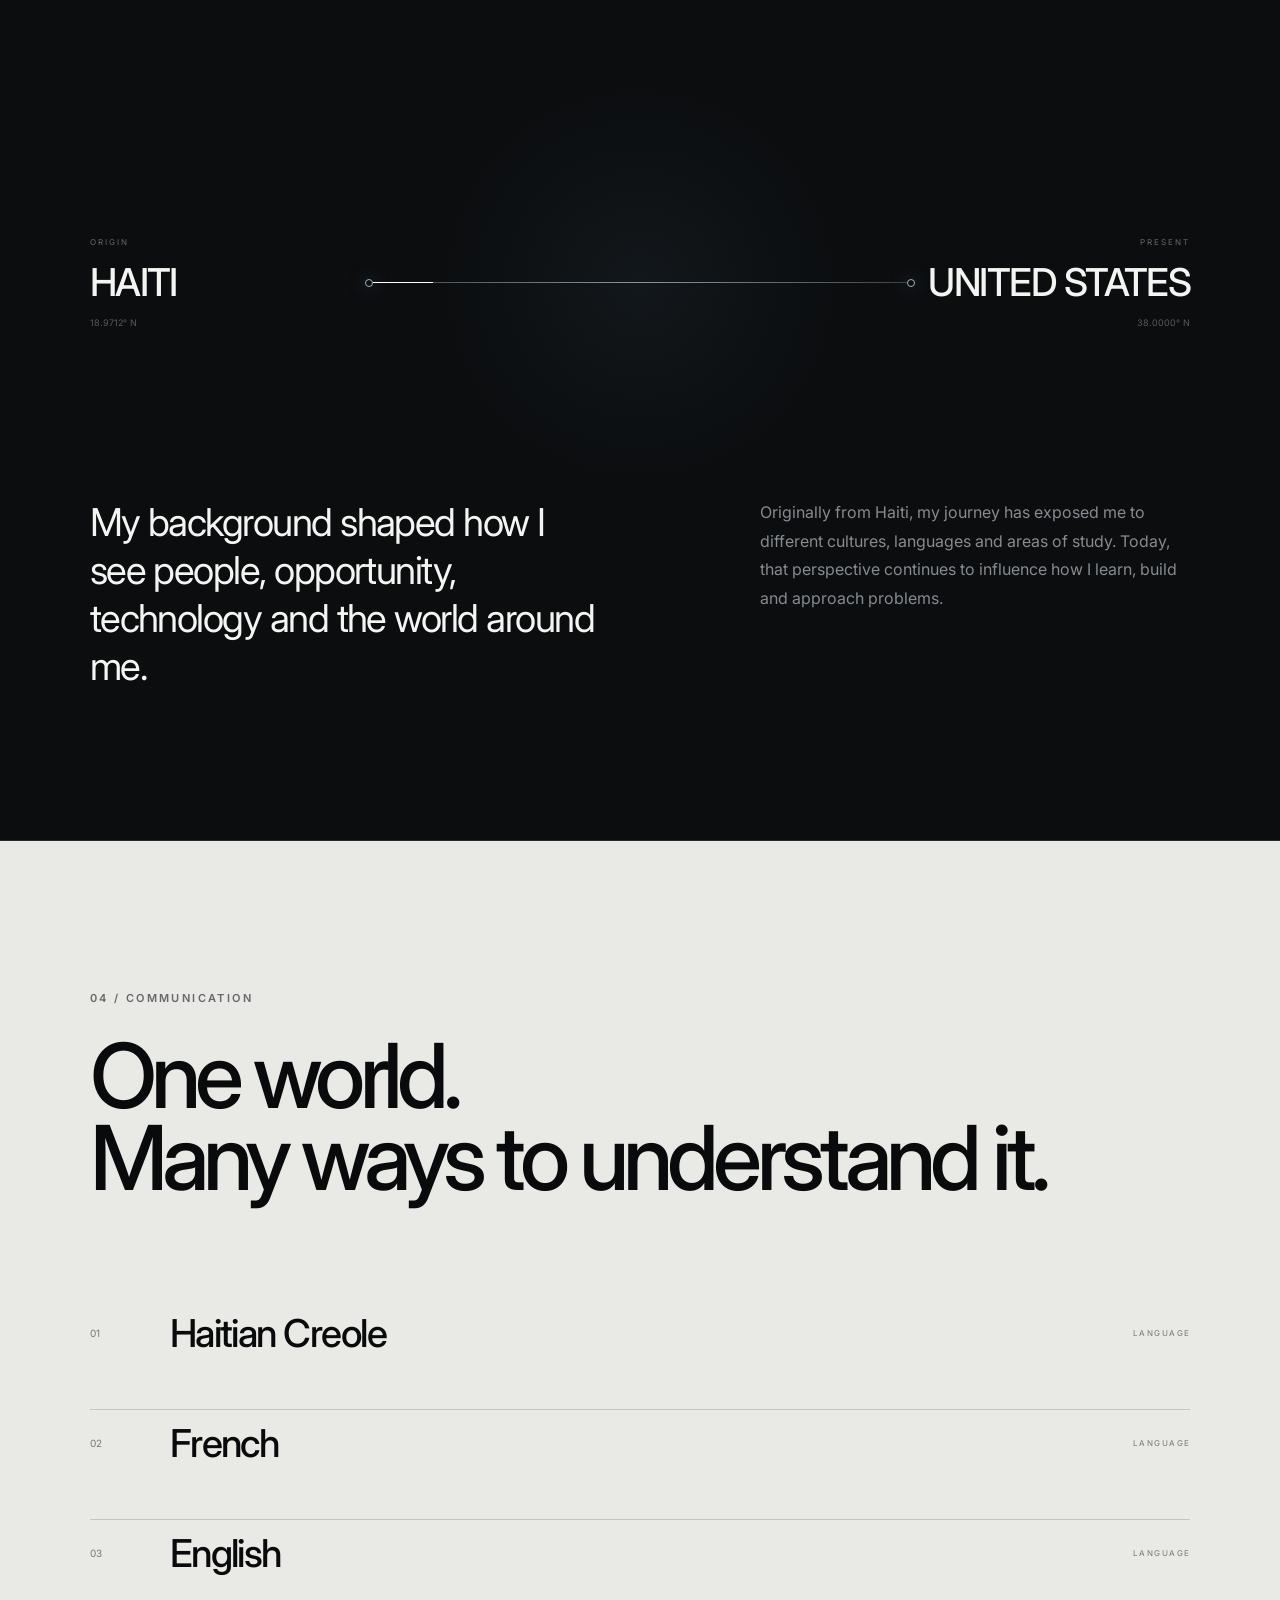
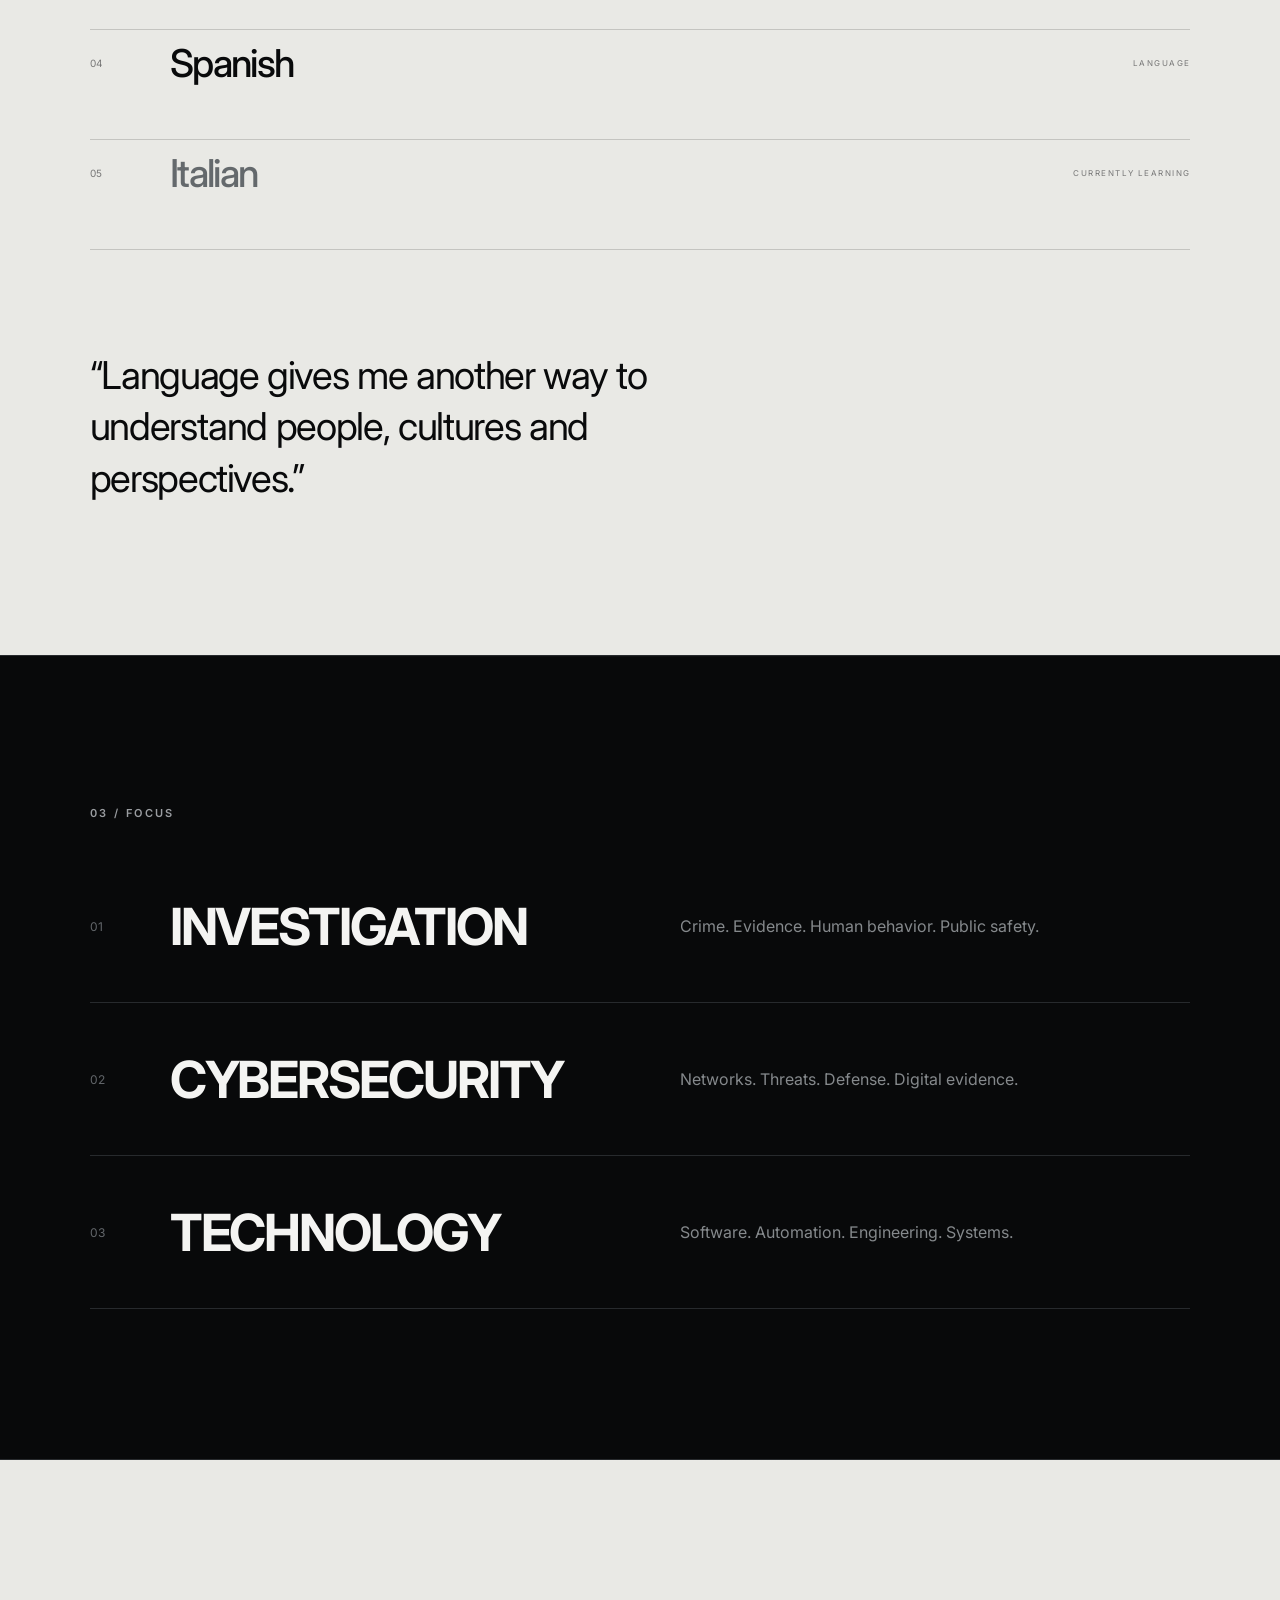
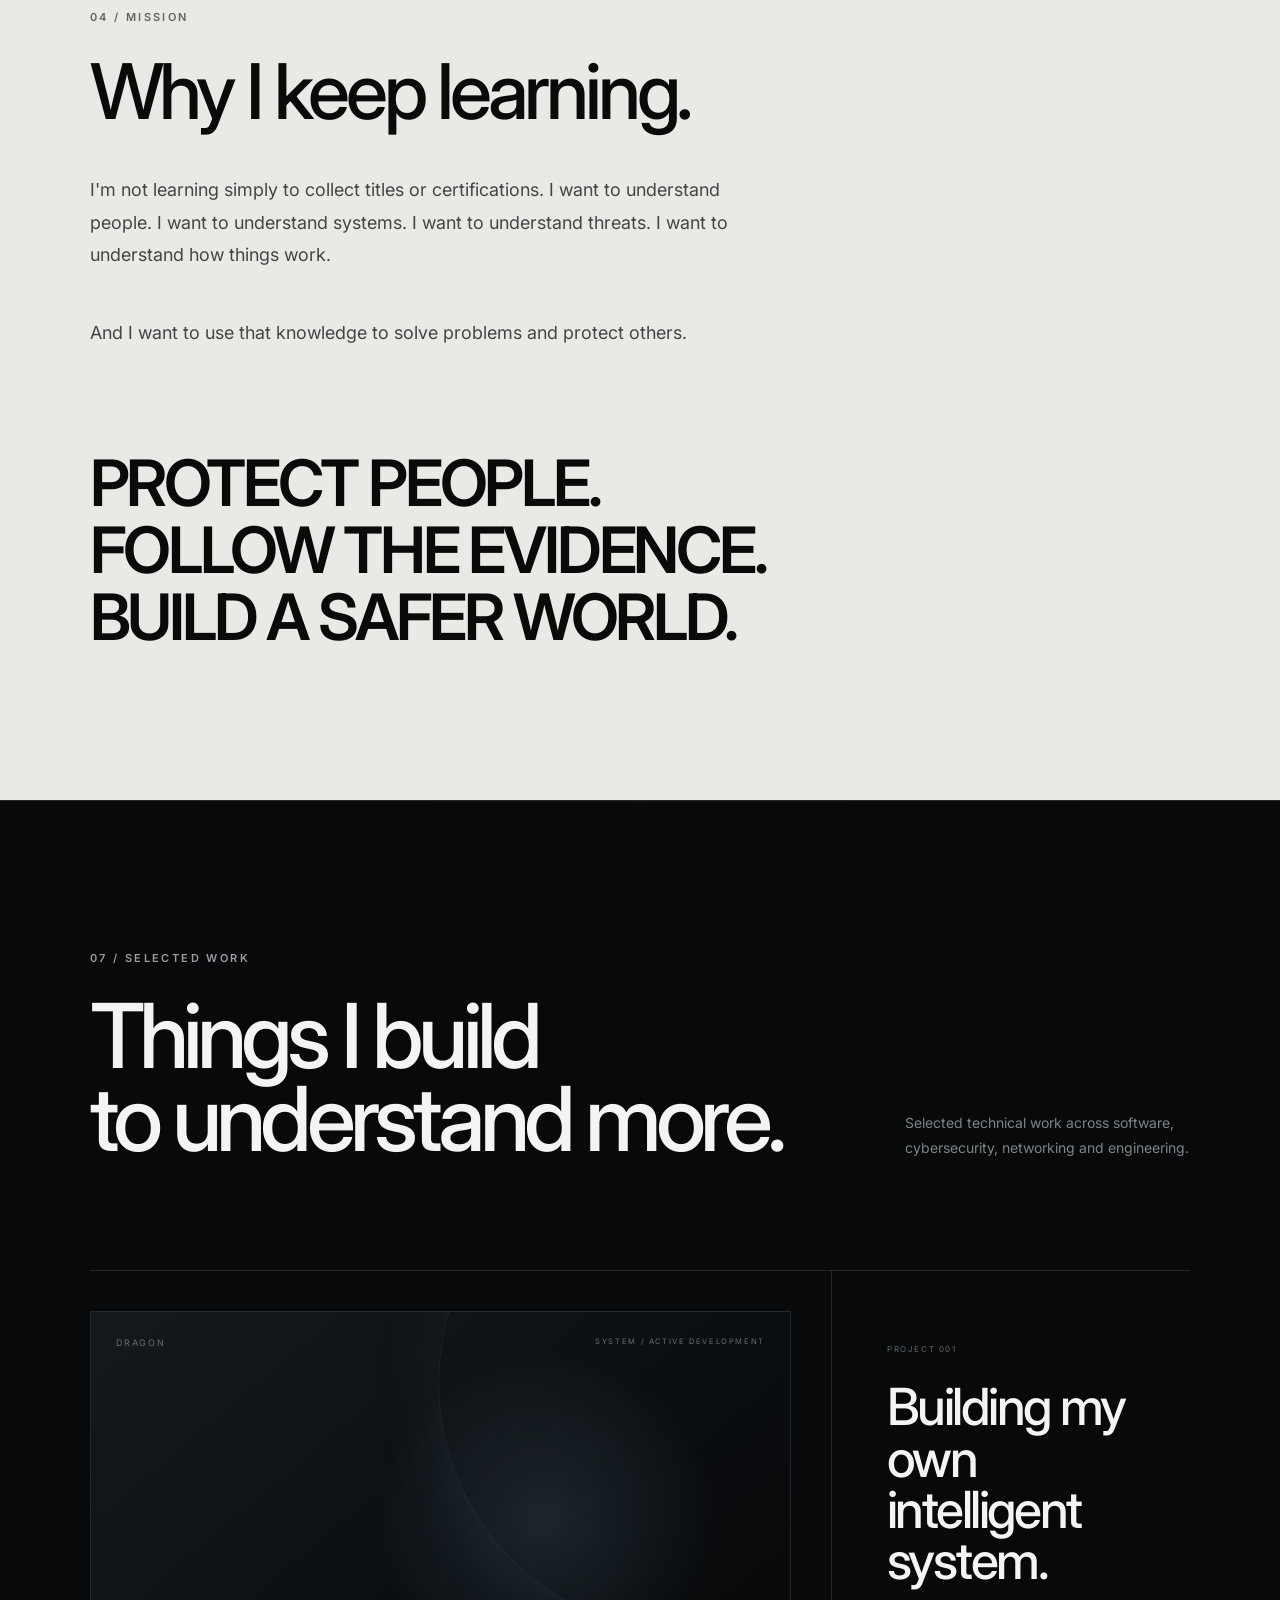
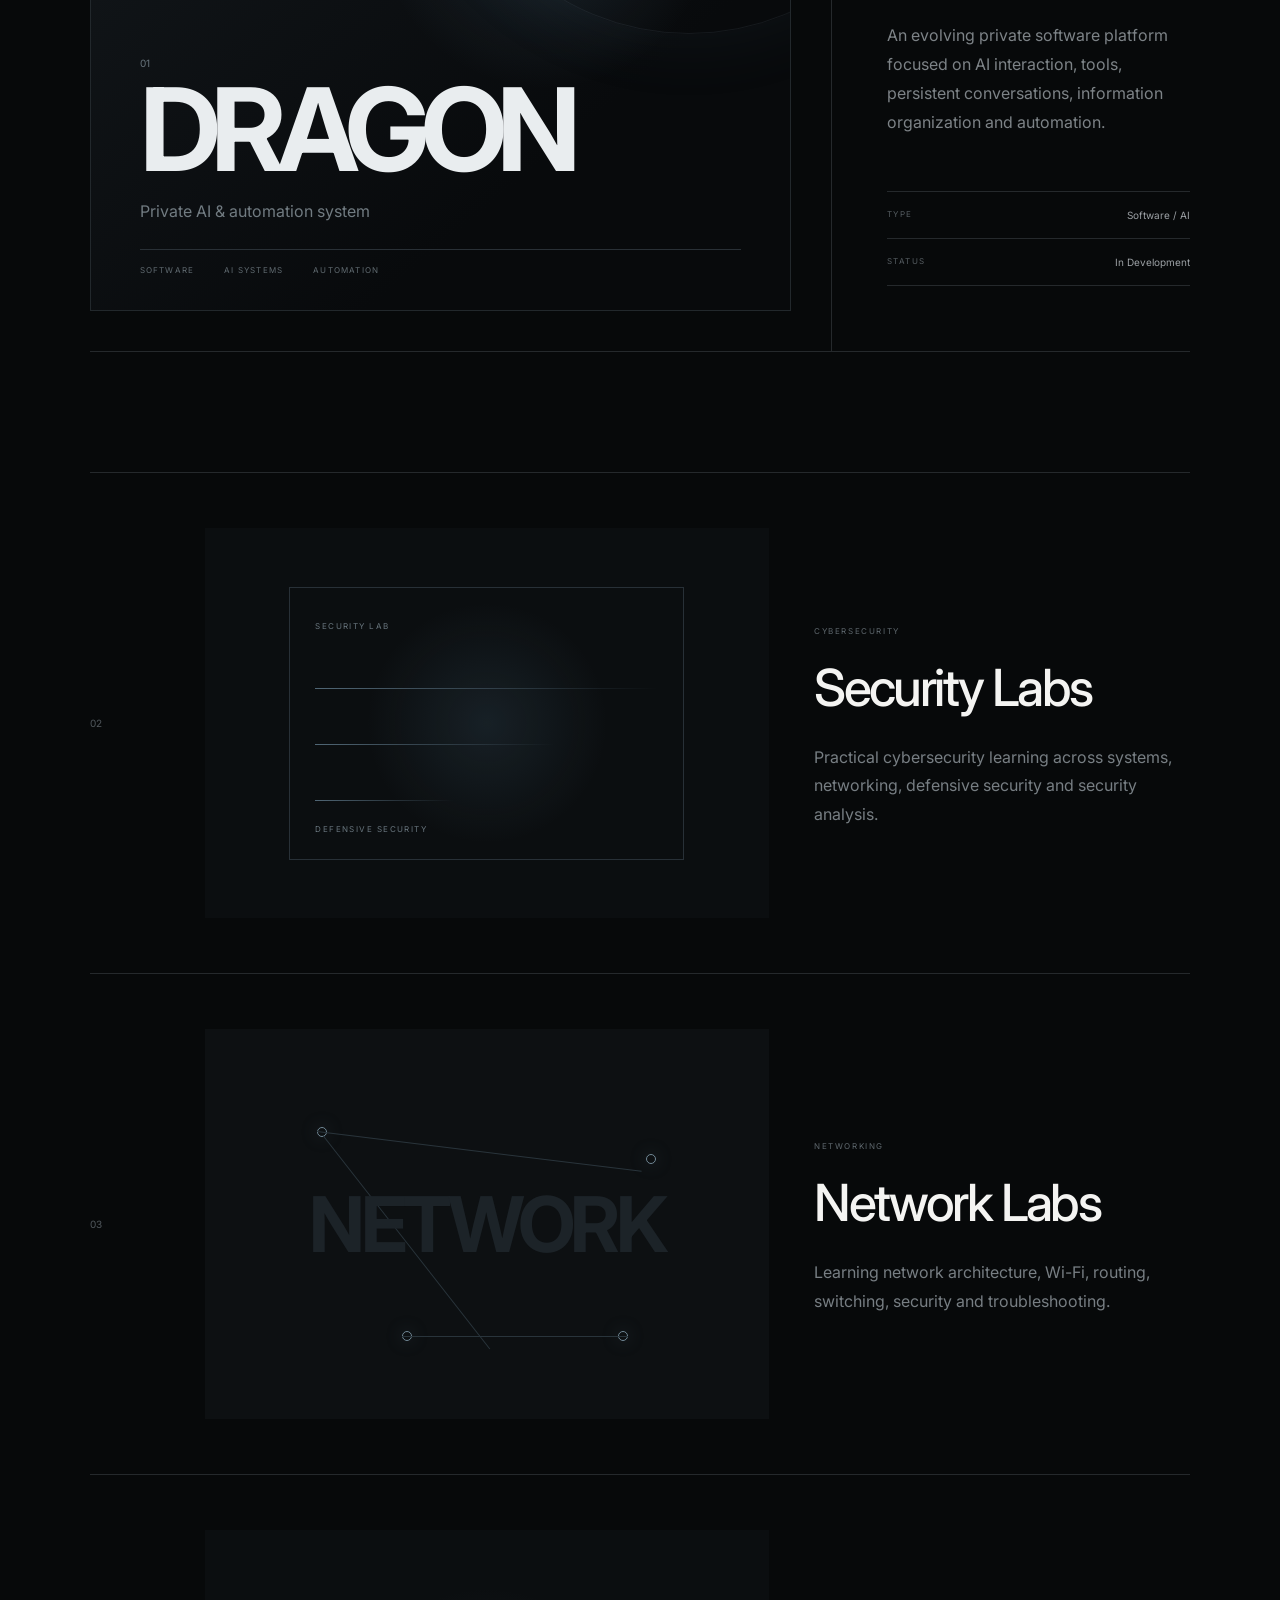
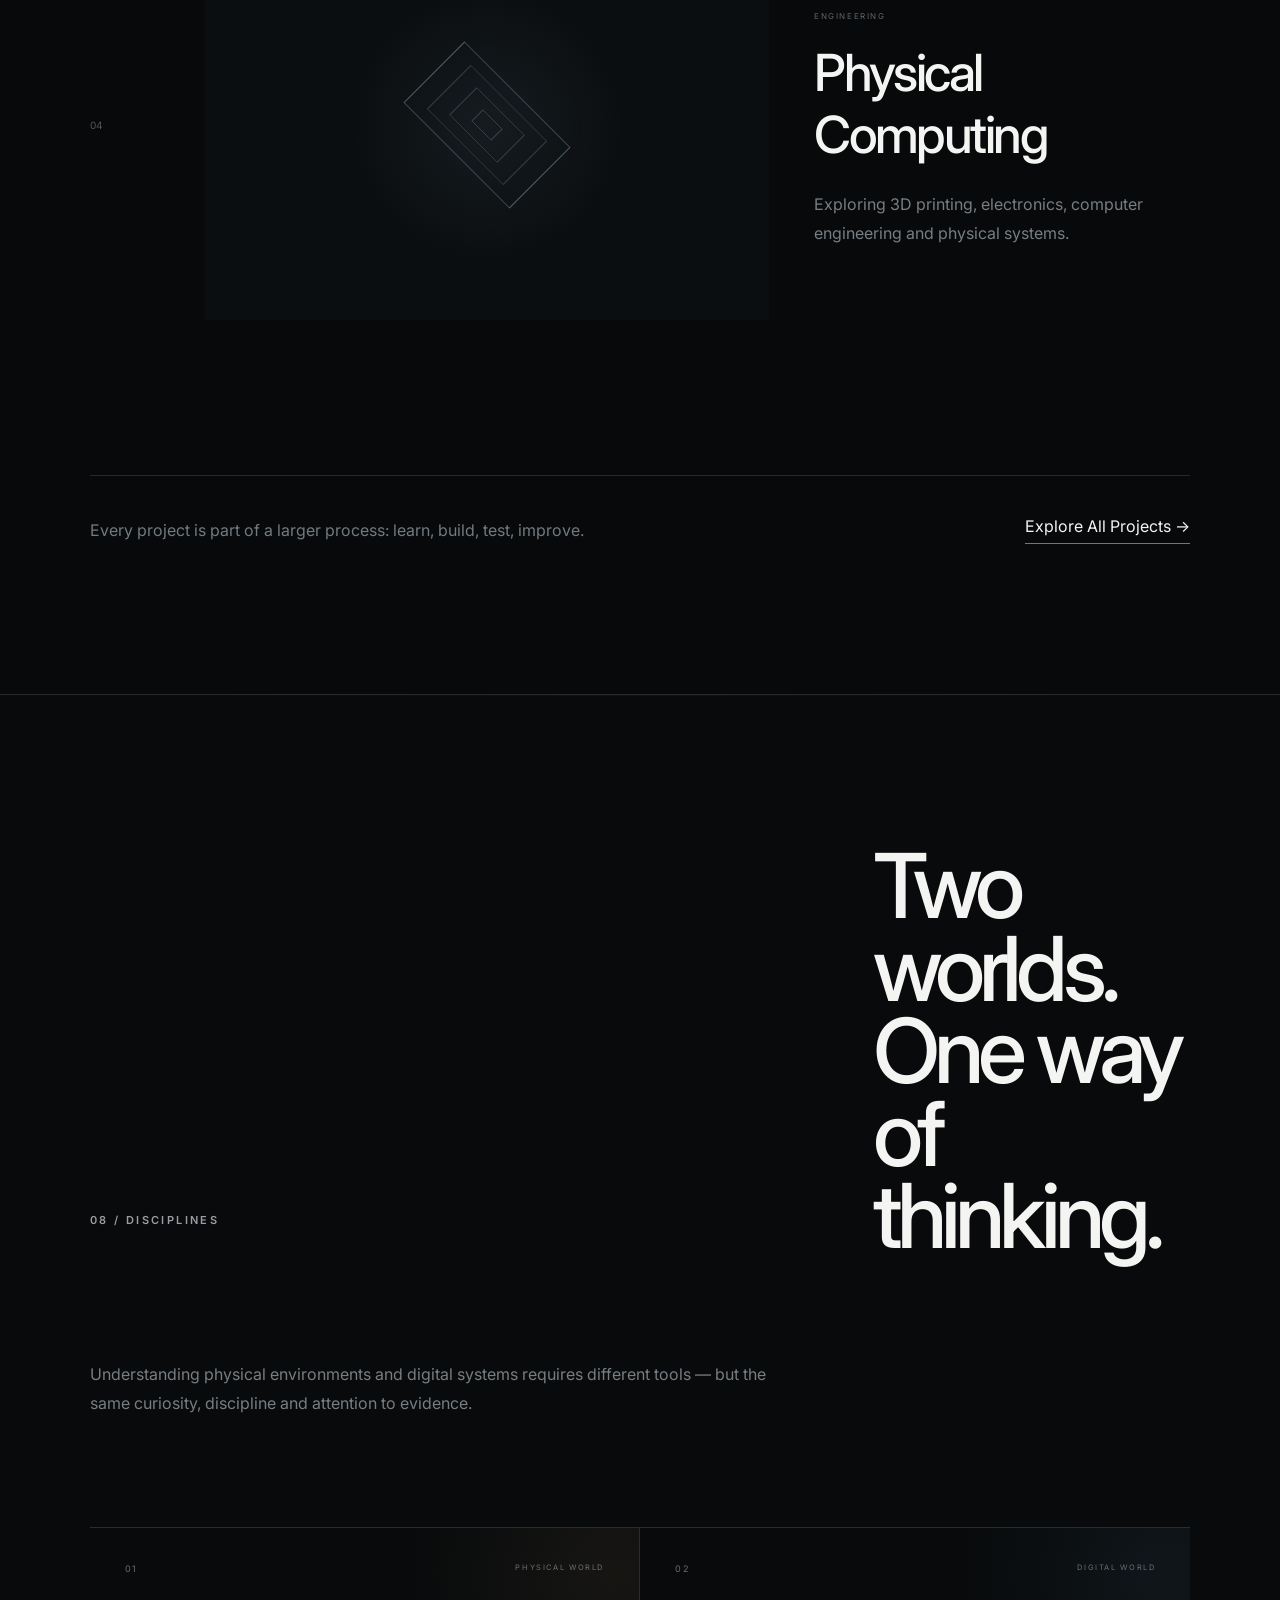
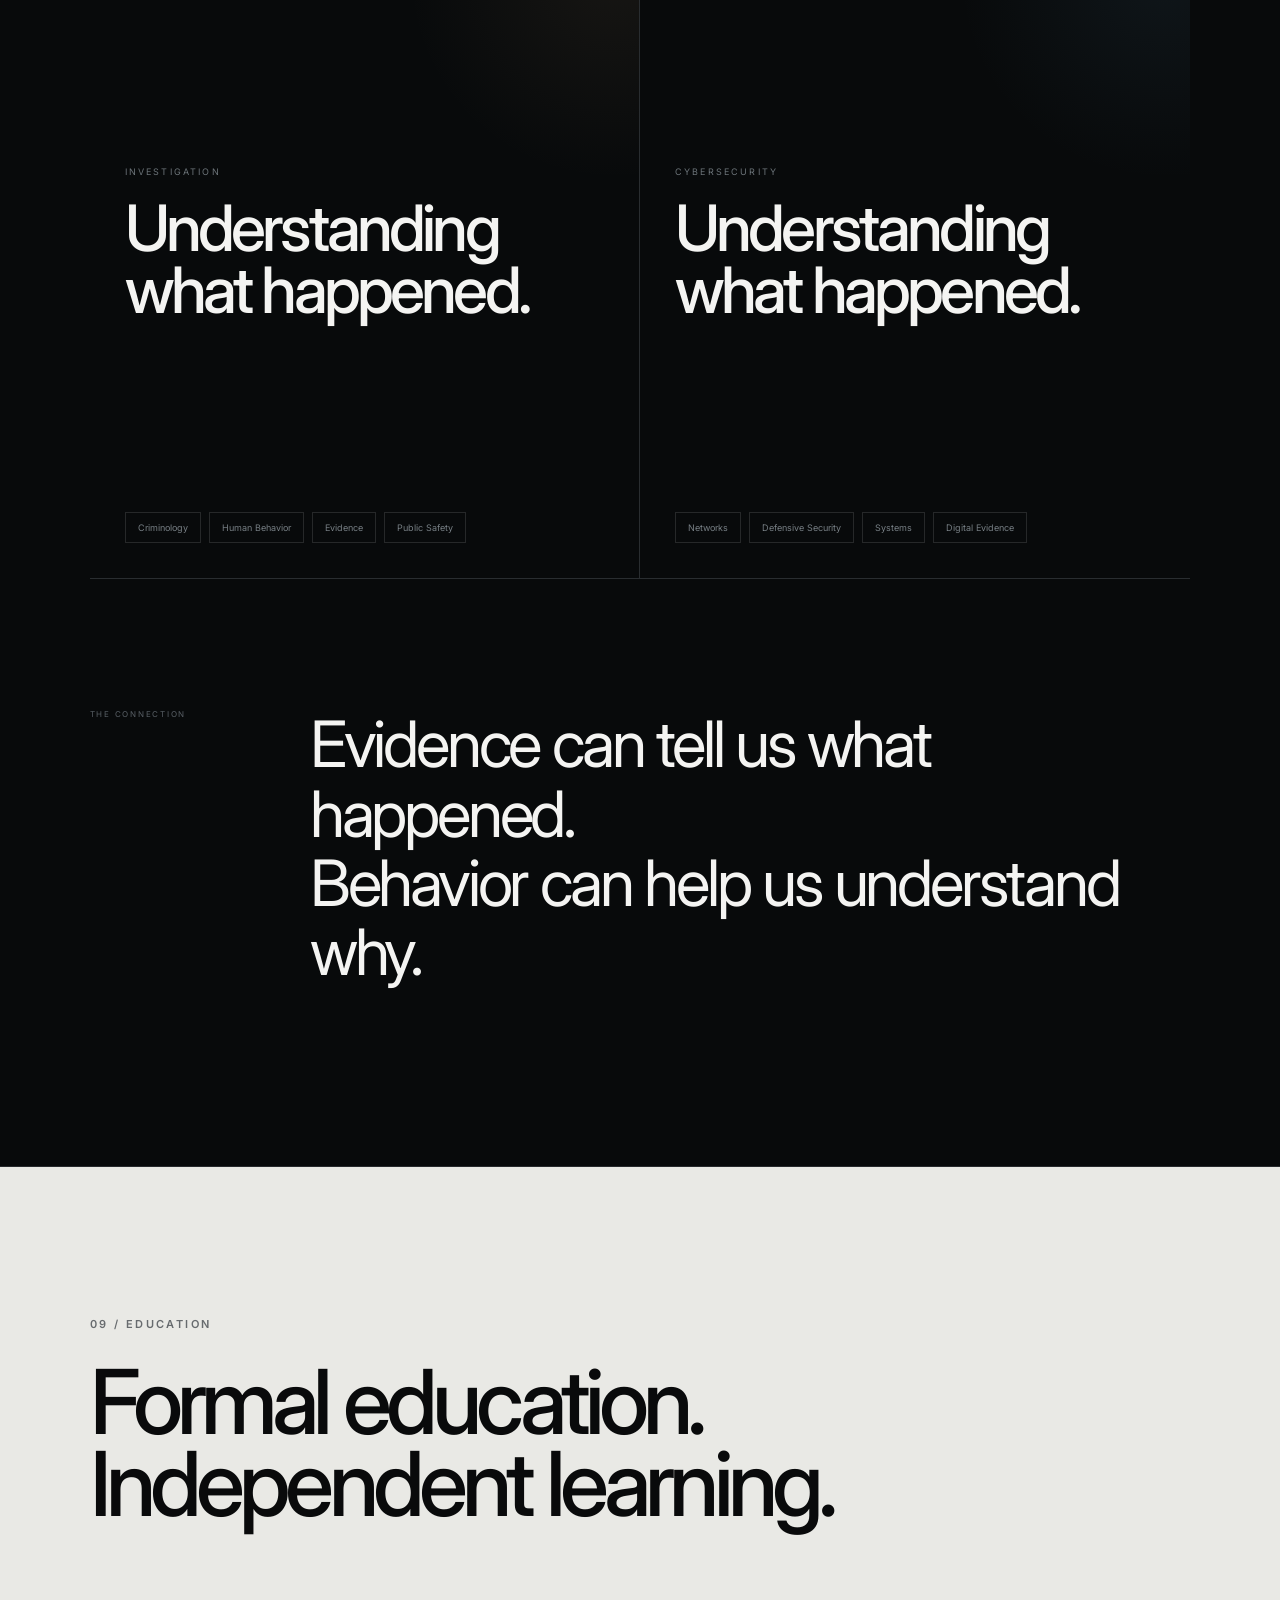
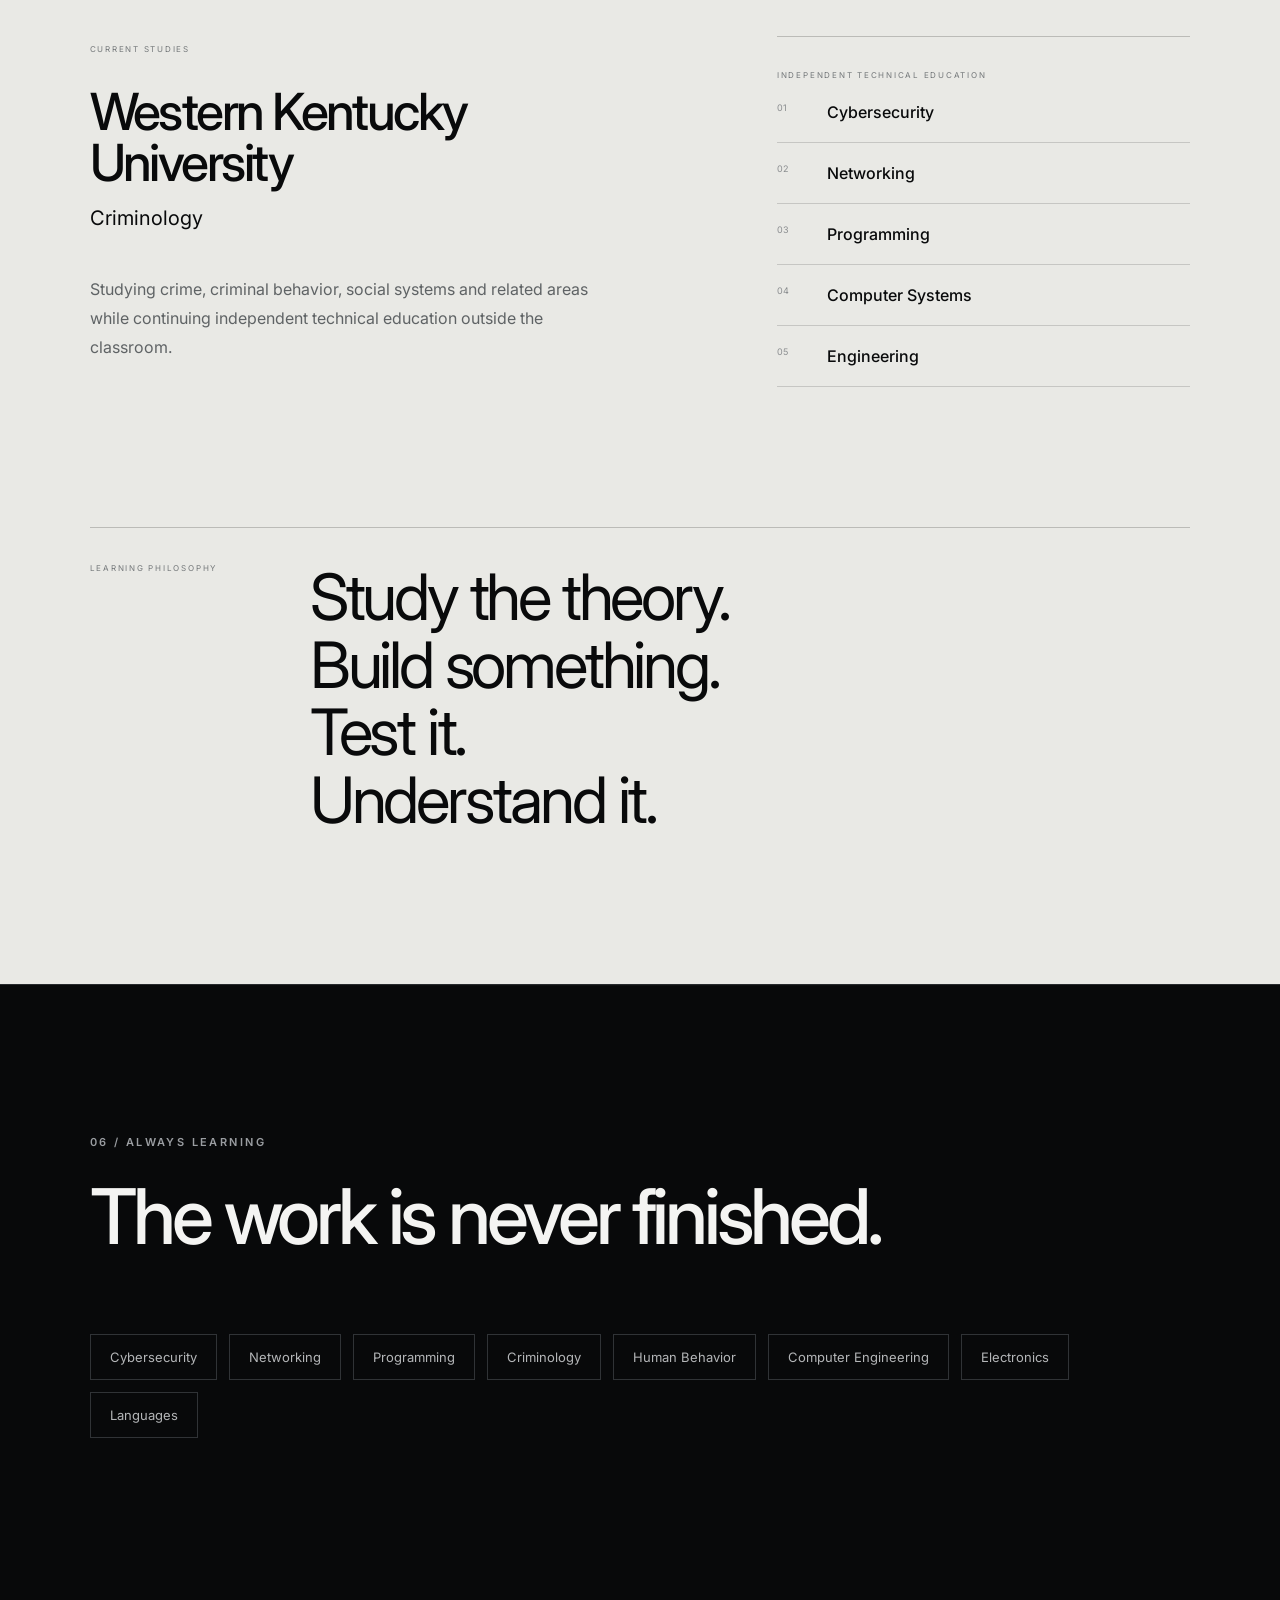
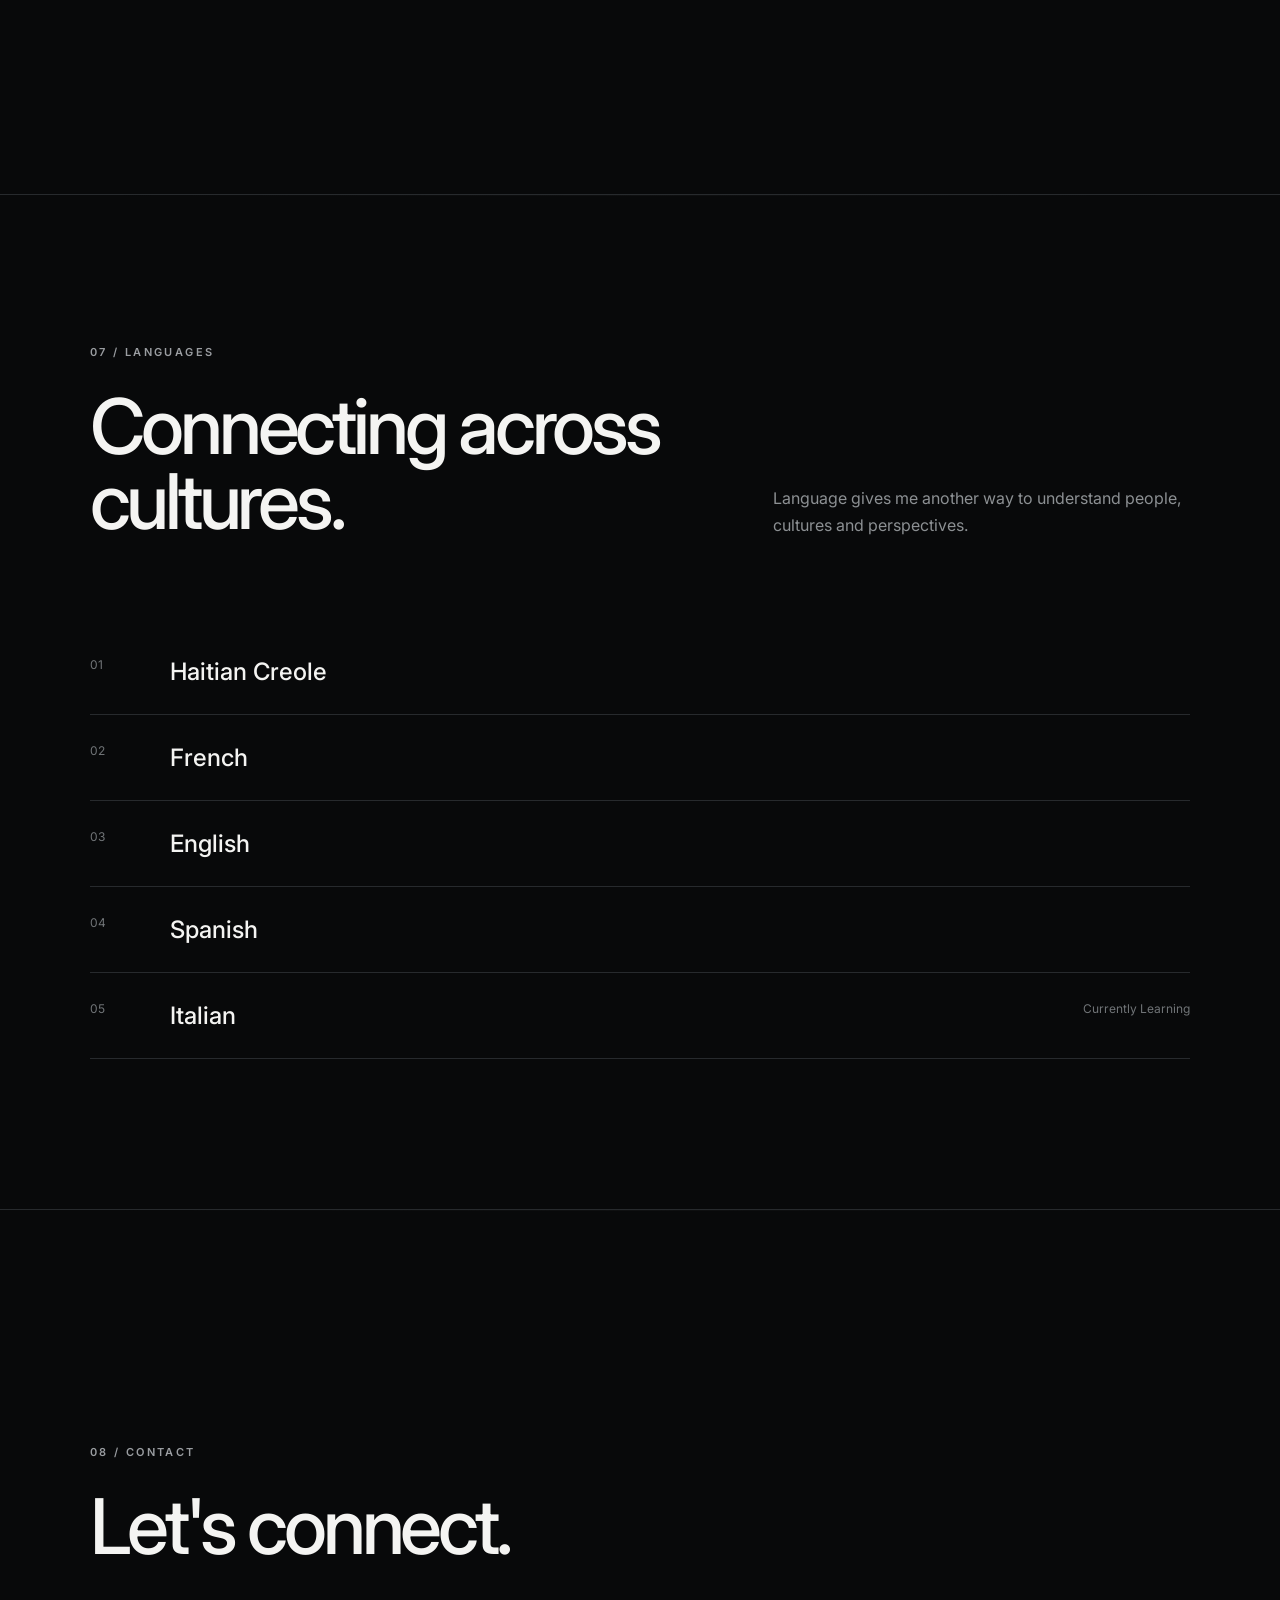
<file: index-before-cyber-evidence.html>
<!DOCTYPE html>
<html lang="en">
<head>
  <meta charset="UTF-8">
  <meta name="viewport" content="width=device-width, initial-scale=1.0">

  <title>Luckas Celicourt | Cybersecurity, Investigation & Technology</title>
  <meta name="description" content="Official personal website of Luckas Celicourt, exploring cybersecurity, criminal investigation, technology, education, and hands-on technical projects.">

  <meta property="og:title" content="Luckas Celicourt">
  <meta property="og:description" content="Cybersecurity, Investigation & Technology.">
  <meta property="og:type" content="website">

  <link rel="stylesheet" href="css/style.css">
  <link rel="stylesheet" href="css/responsive.css">

<link rel="canonical" href="https://luckascelicourt.com/">

<meta name="author" content="Luckas Celicourt">
<meta name="robots" content="index, follow, max-image-preview:large">

<meta property="og:type" content="profile">
<meta property="og:title" content="Luckas Celicourt | Cybersecurity, Investigation & Technology">
<meta property="og:description" content="Exploring cybersecurity, investigation, technology and human behavior.">
<meta property="og:url" content="https://luckascelicourt.com/">
<meta property="og:site_name" content="Luckas Celicourt">

<meta name="twitter:card" content="summary_large_image">

<link rel="icon" href="/favicon.svg" type="image/svg+xml">

<script type="application/ld+json">
{
  "@context": "https://schema.org",
  "@type": "ProfilePage",
  "name": "Luckas Celicourt",
  "url": "https://luckascelicourt.com/",
  "mainEntity": {
    "@type": "Person",
    "name": "Luckas Celicourt",
    "url": "https://luckascelicourt.com/",
    "sameAs": [
      "https://www.linkedin.com/in/luckascelicourt",
      "https://github.com/LuckasCelicourt"
    ],
    "knowsAbout": [
      "Criminology",
      "Cybersecurity",
      "Criminal Investigation",
      "Digital Forensics",
      "Networking",
      "Programming",
      "Computer Systems",
      "Technology"
    ]
  }
}
</script>

<meta name="theme-color" content="#080a0b">
</head>

<body>

<header class="nav">
  <a href="/" class="logo">LC.</a>

  <nav>
    <a href="#about">About</a>
    <a href="#work">Work</a>
    <a href="#projects">Projects</a>
    <a href="#learning">Learning</a>
    <a href="#contact">Contact</a>
  </nav>

  <button class="menu-btn" aria-label="Open menu">Menu</button>
</header>


<main>

<section class="hero">
<div class="hero-portrait-pro" aria-hidden="true">
  <div class="hero-portrait-image"></div>
  <div class="hero-portrait-shade"></div>
  <div class="hero-portrait-line"></div>
  <span class="hero-portrait-label">LUCKAS CELICOURT / 2026</span>
</div>


  <div class="hero-bg"></div>

  <!-- PHOTO WILL BE ADDED IN FINAL VISUAL PASS -->
  <div class="hero-portrait" aria-hidden="true">
    <div class="portrait-placeholder">
      <span></span>
      <small></small>
    </div>
  </div>

  <div class="hero-content">

    <div class="hero-status">
      <span class="status-dot"></span>
      PERSONAL ARCHIVE / 2026
    </div>

    <p class="eyebrow">LUCKAS CELICOURT</p>

    <h1>
      Physical World.<br>
      Digital World.<br>
      <span>One Mission.</span>
    </h1>

    <p class="hero-mission">A SAFER WORLD.</p>

    <p class="hero-copy">
      Exploring the intersection of human behavior,
      investigation, cybersecurity and technology.
    </p>

    <div class="hero-actions">
      <a href="#projects" class="primary">Explore My Work</a>
      <a href="#about" class="secondary">Discover My Story →</a>
    </div>

  </div>

  <aside class="hero-side">
    <span>FOCUS</span>

    <p>
      Investigation<br>
      Cybersecurity<br>
      Technology
    </p>

    <div class="hero-index">
      <strong>LC</strong>
      <small>01 — 08</small>
    </div>
  </aside>

  <div class="hero-bottom">

    <a href="#work">
      <small>01</small>
      <strong>Investigation</strong>
      <span>Human behavior & evidence</span>
    </a>

    <a href="#work">
      <small>02</small>
      <strong>Cybersecurity</strong>
      <span>Digital systems & defense</span>
    </a>

    <a href="#projects">
      <small>03</small>
      <strong>Technology</strong>
      <span>Building & engineering</span>
    </a>

    <a href="#learning">
      <small>04</small>
      <strong>Learning</strong>
      <span>Continuous development</span>
    </a>

  </div>

  <div class="scroll">
    SCROLL TO EXPLORE ↓
  </div>

</section>


<section class="statement section reveal">
  <p class="section-number">01 / IDENTITY</p>

  <h2>
    Understanding people.<br>
    Understanding systems.
  </h2>

  <p class="large-copy">
    My interests sit at the intersection of criminology,
    human behavior, cybersecurity, investigation and technology.
  </p>
</section>


<section id="about" class="about section">

  <div class="section-heading reveal">
    <p class="section-number">02 / ABOUT</p>
    <h2>Curiosity became a direction.</h2>
  </div>

  <div class="about-grid reveal">

    <div class="about-large">
      <p>
        I've always been interested in two things:
        understanding people and understanding how things work.
      </p>
    </div>

    <div class="about-copy">
      <p>
        Originally from Haiti, my journey has taken me through
        different cultures, languages, areas of study, and eventually
        to the United States.
      </p>

      <p>
        Today, I study criminology while continuously developing
        practical knowledge across cybersecurity, technology,
        networking and computer systems.
      </p>

      <a href="pages/about.html">More About Me →</a>
    </div>

  </div>
</section>



<section class="roots section">

  <div class="roots-head reveal">
    <p class="section-number">03 / ROOTS</p>

    <h2>
      Different places.<br>
      Different perspectives.
    </h2>
  </div>

  <div class="roots-stage reveal">

    <div class="roots-place haiti">
      <span>ORIGIN</span>
      <strong>HAITI</strong>
      <small>18.9712° N</small>
    </div>

    <div class="journey-line">
      <div class="journey-dot"></div>
      <div class="journey-track"></div>
      <div class="journey-dot"></div>
    </div>

    <div class="roots-place usa">
      <span>PRESENT</span>
      <strong>UNITED STATES</strong>
      <small>38.0000° N</small>
    </div>

  </div>

  <div class="roots-copy reveal">

    <p class="roots-large">
      My background shaped how I see people,
      opportunity, technology and the world around me.
    </p>

    <p>
      Originally from Haiti, my journey has exposed me to
      different cultures, languages and areas of study.
      Today, that perspective continues to influence how
      I learn, build and approach problems.
    </p>

  </div>

</section>


<section class="culture section">

  <div class="culture-intro reveal">

    <p class="section-number">04 / COMMUNICATION</p>

    <h2>
      One world.<br>
      Many ways to understand it.
    </h2>

  </div>

  <div class="culture-languages">

    <div class="culture-row reveal">
      <span>01</span>
      <strong>Haitian Creole</strong>
      <small>LANGUAGE</small>
    </div>

    <div class="culture-row reveal">
      <span>02</span>
      <strong>French</strong>
      <small>LANGUAGE</small>
    </div>

    <div class="culture-row reveal">
      <span>03</span>
      <strong>English</strong>
      <small>LANGUAGE</small>
    </div>

    <div class="culture-row reveal">
      <span>04</span>
      <strong>Spanish</strong>
      <small>LANGUAGE</small>
    </div>

    <div class="culture-row reveal learning-language">
      <span>05</span>
      <strong>Italian</strong>
      <small>CURRENTLY LEARNING</small>
    </div>

  </div>

  <p class="culture-quote reveal">
    “Language gives me another way to understand
    people, cultures and perspectives.”
  </p>

</section>

<section id="work" class="worlds section">

  <p class="section-number reveal">03 / FOCUS</p>

  <div class="world reveal">
    <span>01</span>
    <h3>INVESTIGATION</h3>
    <p>Crime. Evidence. Human behavior. Public safety.</p>
  </div>

  <div class="world reveal">
    <span>02</span>
    <h3>CYBERSECURITY</h3>
    <p>Networks. Threats. Defense. Digital evidence.</p>
  </div>

  <div class="world reveal">
    <span>03</span>
    <h3>TECHNOLOGY</h3>
    <p>Software. Automation. Engineering. Systems.</p>
  </div>

</section>


<section class="mission section">

  <div class="mission-content reveal">
    <p class="section-number">04 / MISSION</p>

    <h2>Why I keep learning.</h2>

    <p>
      I'm not learning simply to collect titles or certifications.
      I want to understand people. I want to understand systems.
      I want to understand threats. I want to understand how things work.
    </p>

    <p>
      And I want to use that knowledge to solve problems and protect others.
    </p>

    <div class="mission-end">
      PROTECT PEOPLE.<br>
      FOLLOW THE EVIDENCE.<br>
      BUILD A SAFER WORLD.
    </div>
  </div>

</section>


<section id="projects" class="showcase section">

  <div class="showcase-head reveal">
    <div>
      <p class="section-number">07 / SELECTED WORK</p>
      <h2>Things I build<br>to understand more.</h2>
    </div>

    <p class="showcase-intro">
      Selected technical work across software,
      cybersecurity, networking and engineering.
    </p>
  </div>


  <article class="featured-project reveal">

    <div class="featured-visual">
      <div class="project-ui">
        <div class="ui-top">
          <span>DRAGON</span>
          <small>SYSTEM / ACTIVE DEVELOPMENT</small>
        </div>

        <div class="ui-center">
          <span>01</span>
          <strong>DRAGON</strong>
          <p>Private AI & automation system</p>
        </div>

        <div class="ui-bottom">
          <span>SOFTWARE</span>
          <span>AI SYSTEMS</span>
          <span>AUTOMATION</span>
        </div>
      </div>
    </div>

    <div class="featured-info">

      <div>
        <span class="project-id">PROJECT 001</span>

        <h3>Building my own<br>intelligent system.</h3>

        <p>
          An evolving private software platform focused on
          AI interaction, tools, persistent conversations,
          information organization and automation.
        </p>
      </div>

      <div class="project-meta">
        <div>
          <small>TYPE</small>
          <span>Software / AI</span>
        </div>

        <div>
          <small>STATUS</small>
          <span>In Development</span>
        </div>
      </div>

    </div>

  </article>


  <div class="project-editorial">


    <article class="editorial-project reveal">

      <div class="editorial-number">02</div>

      <div class="editorial-visual cyber-visual">

        <div class="cyber-interface">
          <span>SECURITY LAB</span>

          <div></div>
          <div></div>
          <div></div>

          <small>DEFENSIVE SECURITY</small>
        </div>

      </div>

      <div class="editorial-content">

        <small>CYBERSECURITY</small>

        <h3>Security Labs</h3>

        <p>
          Practical cybersecurity learning across systems,
          networking, defensive security and security analysis.
        </p>

      </div>

    </article>


    <article class="editorial-project reveal">

      <div class="editorial-number">03</div>

      <div class="editorial-visual network-visual">

        <div class="network-map">

          <span class="node n1"></span>
          <span class="node n2"></span>
          <span class="node n3"></span>
          <span class="node n4"></span>

          <i class="network-line l1"></i>
          <i class="network-line l2"></i>
          <i class="network-line l3"></i>

          <strong>NETWORK</strong>

        </div>

      </div>

      <div class="editorial-content">

        <small>NETWORKING</small>

        <h3>Network Labs</h3>

        <p>
          Learning network architecture, Wi-Fi,
          routing, switching, security and troubleshooting.
        </p>

      </div>

    </article>


    <article class="editorial-project reveal">

      <div class="editorial-number">04</div>

      <div class="editorial-visual engineering-visual">

        <div class="engineering-object">
          <span></span>
          <span></span>
          <span></span>
        </div>

      </div>

      <div class="editorial-content">

        <small>ENGINEERING</small>

        <h3>Physical Computing</h3>

        <p>
          Exploring 3D printing, electronics,
          computer engineering and physical systems.
        </p>

      </div>

    </article>

  </div>


  <div class="showcase-end reveal">

    <p>
      Every project is part of a larger process:
      learn, build, test, improve.
    </p>

    <a href="pages/projects.html">
      Explore All Projects →
    </a>

  </div>

</section>



<section class="discipline section">

  <div class="discipline-head reveal">
    <p class="section-number">08 / DISCIPLINES</p>

    <h2>
      Two worlds.<br>
      One way of thinking.
    </h2>

    <p>
      Understanding physical environments and digital systems
      requires different tools — but the same curiosity,
      discipline and attention to evidence.
    </p>
  </div>


  <div class="discipline-split">

    <article class="discipline-panel investigation-panel reveal">

      <div class="discipline-top">
        <span>01</span>
        <small>PHYSICAL WORLD</small>
      </div>

      <div class="discipline-center">
        <p>INVESTIGATION</p>

        <h3>
          Understanding<br>
          what happened.
        </h3>
      </div>

      <div class="discipline-bottom">
        <span>Criminology</span>
        <span>Human Behavior</span>
        <span>Evidence</span>
        <span>Public Safety</span>
      </div>

    </article>


    <article class="discipline-panel cyber-panel reveal">

      <div class="discipline-top">
        <span>02</span>
        <small>DIGITAL WORLD</small>
      </div>

      <div class="discipline-center">
        <p>CYBERSECURITY</p>

        <h3>
          Understanding<br>
          what happened.
        </h3>
      </div>

      <div class="discipline-bottom">
        <span>Networks</span>
        <span>Defensive Security</span>
        <span>Systems</span>
        <span>Digital Evidence</span>
      </div>

    </article>

  </div>


  <div class="evidence-statement reveal">

    <span>THE CONNECTION</span>

    <blockquote>
      Evidence can tell us what happened.<br>
      Behavior can help us understand why.
    </blockquote>

  </div>

</section>


<section class="education section">

  <div class="education-head reveal">

    <p class="section-number">09 / EDUCATION</p>

    <h2>
      Formal education.<br>
      Independent learning.
    </h2>

  </div>


  <div class="education-layout">

    <div class="education-primary reveal">

      <span class="education-label">CURRENT STUDIES</span>

      <h3>Western Kentucky University</h3>

      <p class="education-field">
        Criminology
      </p>

      <p class="education-description">
        Studying crime, criminal behavior, social systems
        and related areas while continuing independent
        technical education outside the classroom.
      </p>

    </div>


    <div class="education-secondary reveal">

      <span class="education-label">
        INDEPENDENT TECHNICAL EDUCATION
      </span>

      <div class="education-item">
        <span>01</span>
        <strong>Cybersecurity</strong>
      </div>

      <div class="education-item">
        <span>02</span>
        <strong>Networking</strong>
      </div>

      <div class="education-item">
        <span>03</span>
        <strong>Programming</strong>
      </div>

      <div class="education-item">
        <span>04</span>
        <strong>Computer Systems</strong>
      </div>

      <div class="education-item">
        <span>05</span>
        <strong>Engineering</strong>
      </div>

    </div>

  </div>


  <div class="education-philosophy reveal">

    <small>LEARNING PHILOSOPHY</small>

    <p>
      Study the theory.<br>
      Build something.<br>
      Test it.<br>
      Understand it.
    </p>

  </div>

</section>
<section id="learning" class="learning section">

  <p class="section-number reveal">06 / ALWAYS LEARNING</p>

  <h2 class="reveal">
    The work is never finished.
  </h2>

  <div class="learning-list reveal">
    <span>Cybersecurity</span>
    <span>Networking</span>
    <span>Programming</span>
    <span>Criminology</span>
    <span>Human Behavior</span>
    <span>Computer Engineering</span>
    <span>Electronics</span>
    <span>Languages</span>
  </div>

</section>


<section class="languages section">

  <p class="section-number reveal">07 / LANGUAGES</p>

  <div class="language-title reveal">
    <h2>Connecting across cultures.</h2>
    <p>
      Language gives me another way to understand people,
      cultures and perspectives.
    </p>
  </div>

  <div class="language-list reveal">
    <div><span>01</span><strong>Haitian Creole</strong></div>
    <div><span>02</span><strong>French</strong></div>
    <div><span>03</span><strong>English</strong></div>
    <div><span>04</span><strong>Spanish</strong></div>
    <div><span>05</span><strong>Italian</strong><em>Currently Learning</em></div>
  </div>

</section>


<section id="contact" class="contact section">

  <p class="section-number reveal">08 / CONTACT</p>

  <div class="contact-content reveal">
    <h2>Let's connect.</h2>

    <p>
      Technology. Cybersecurity. Investigation.
      Learning. Building.
    </p>

    <a href="pages/contact.html">Contact Me →</a>
  </div>

</section>

</main>


<footer>
  <strong>LUCKAS CELICOURT</strong>

  <p>
    Physical World. Digital World. One Mission: A Safer World.
  </p>

  <span>THE WORK CONTINUES.</span>
</footer>


<script src="js/main.js"></script>
</body>
</html>
</file>
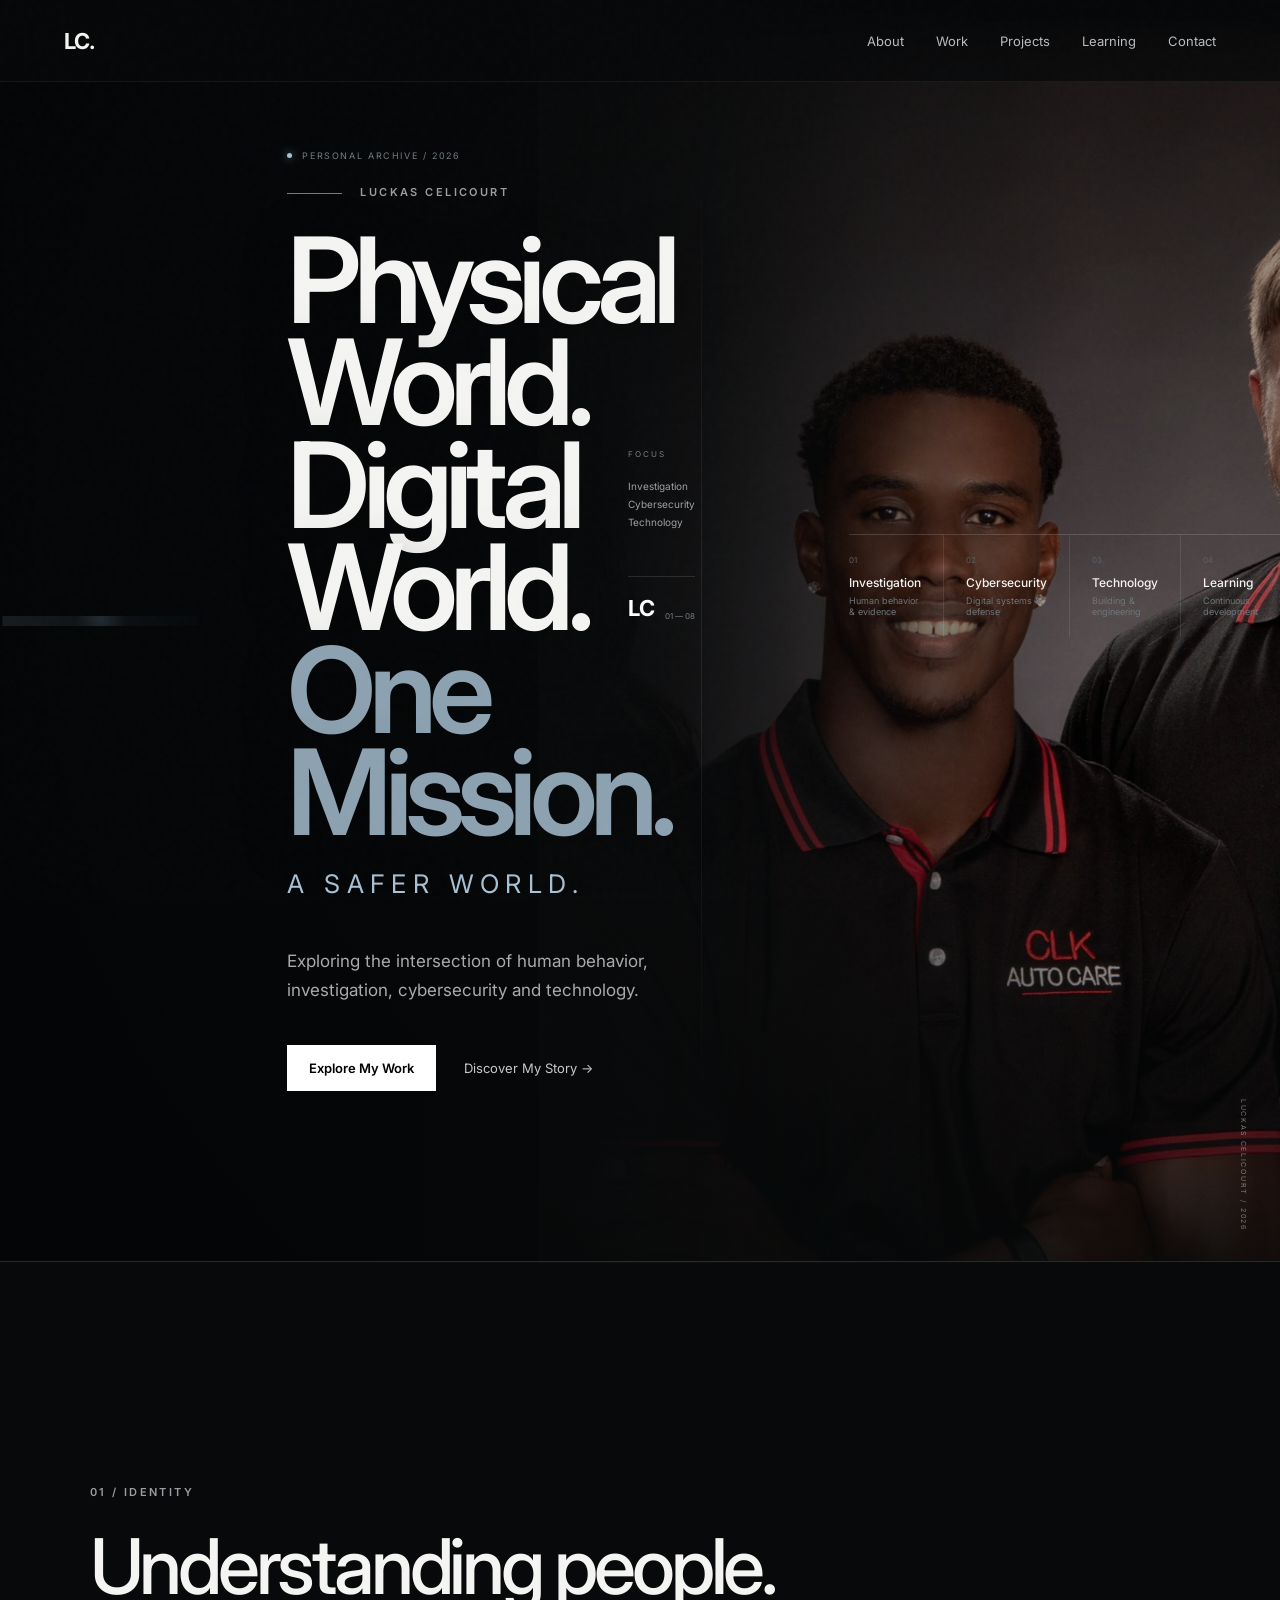
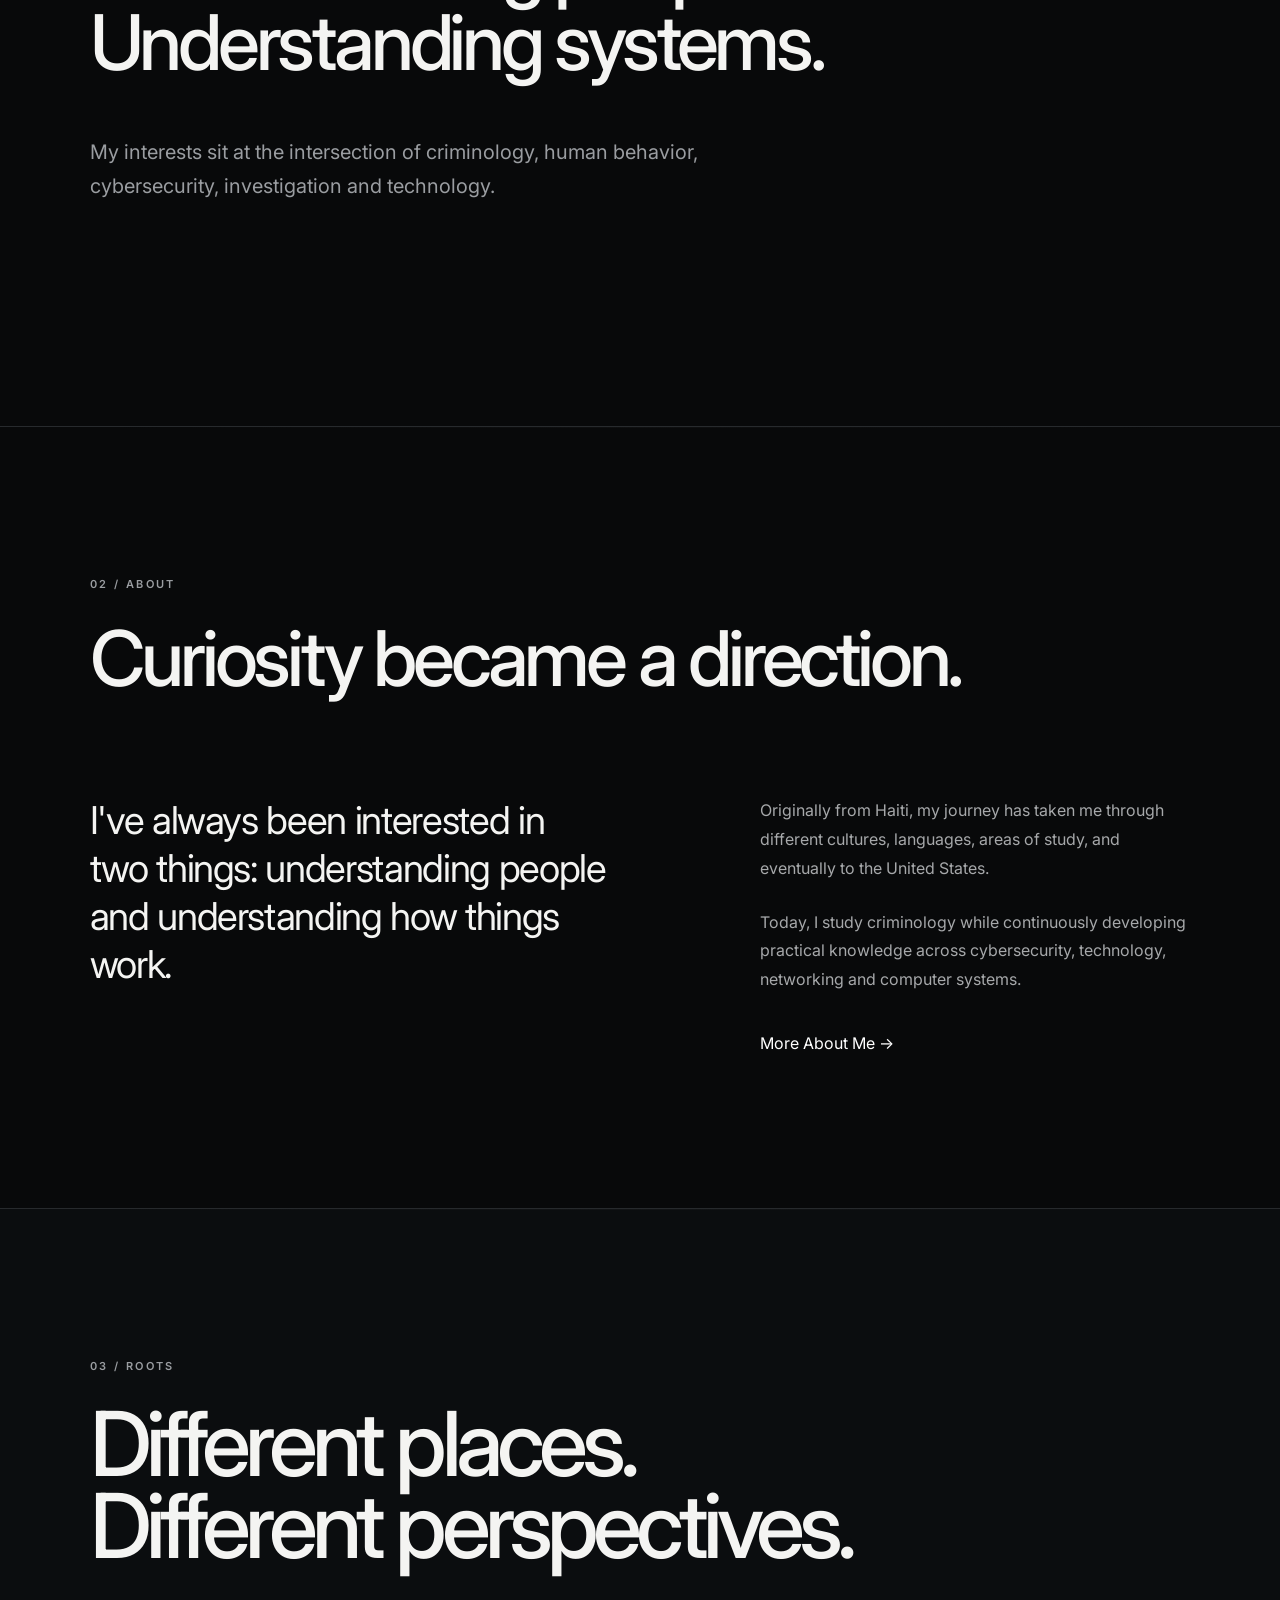
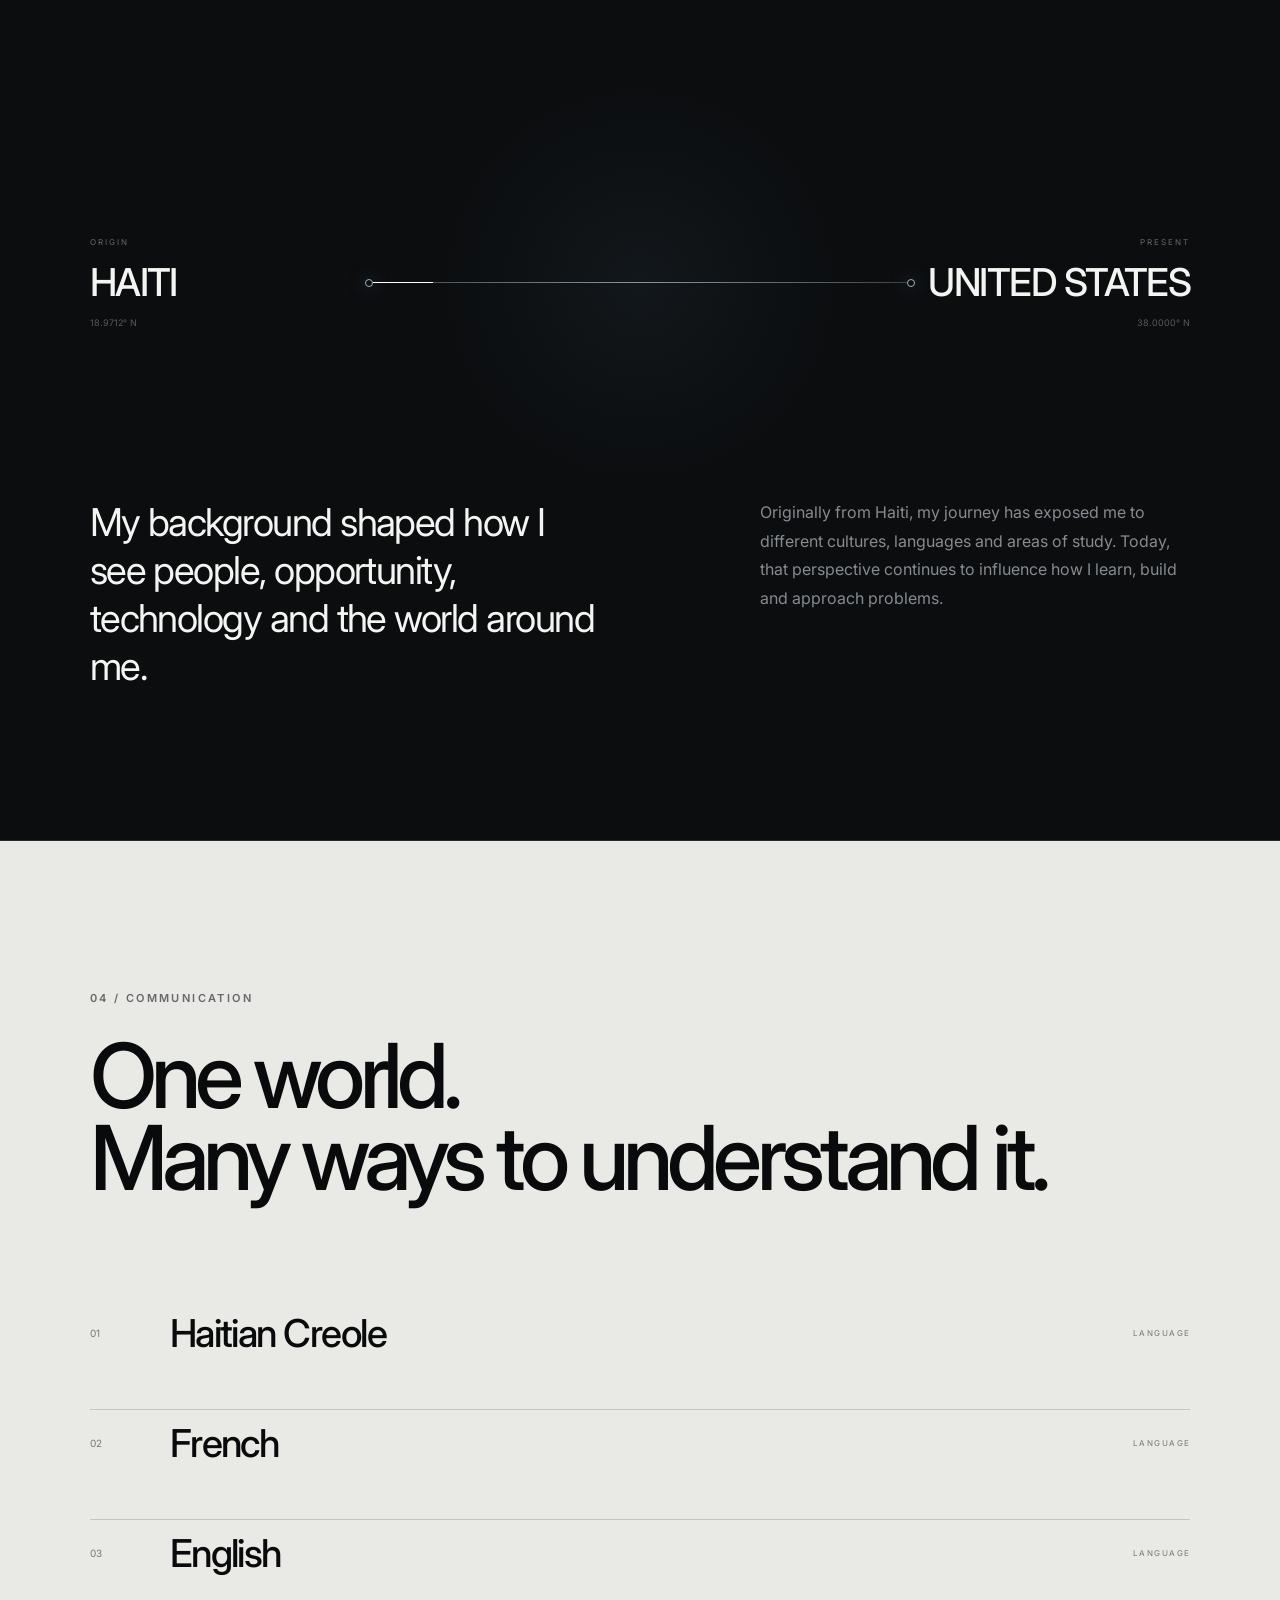
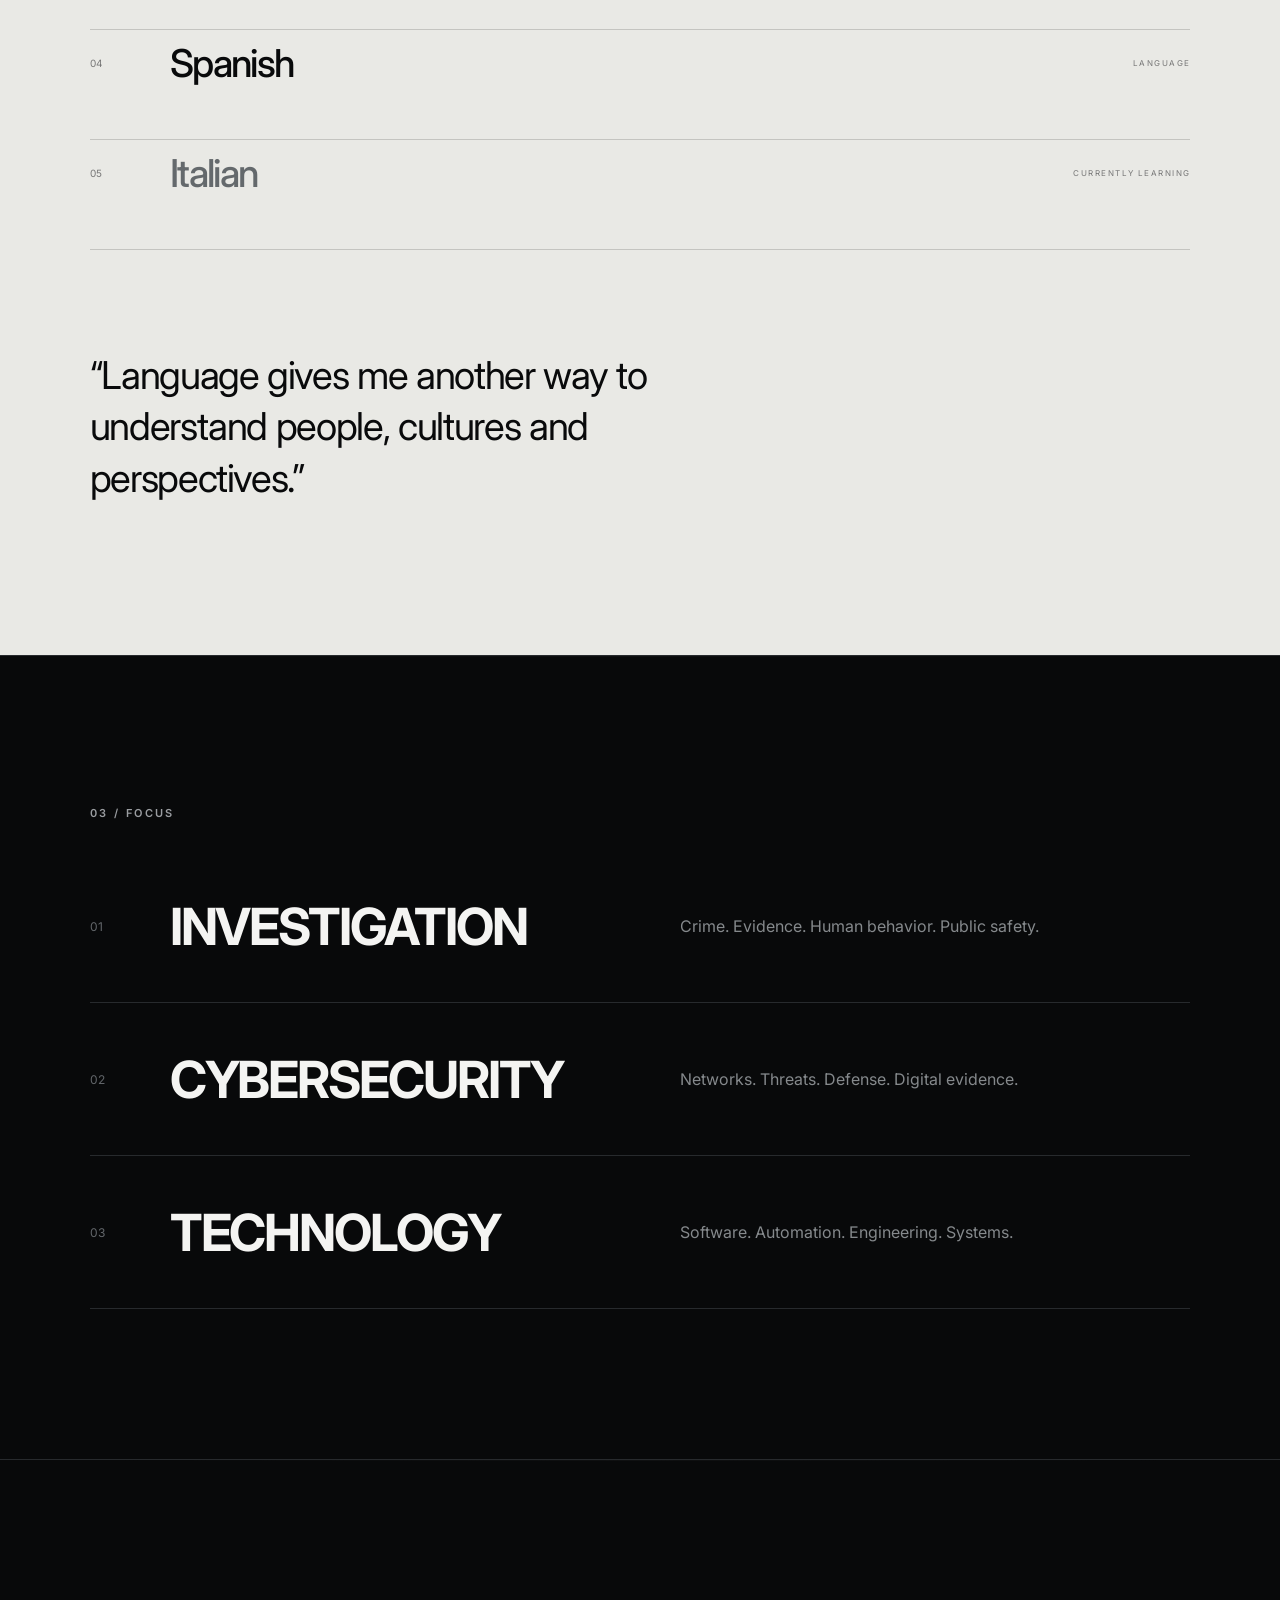
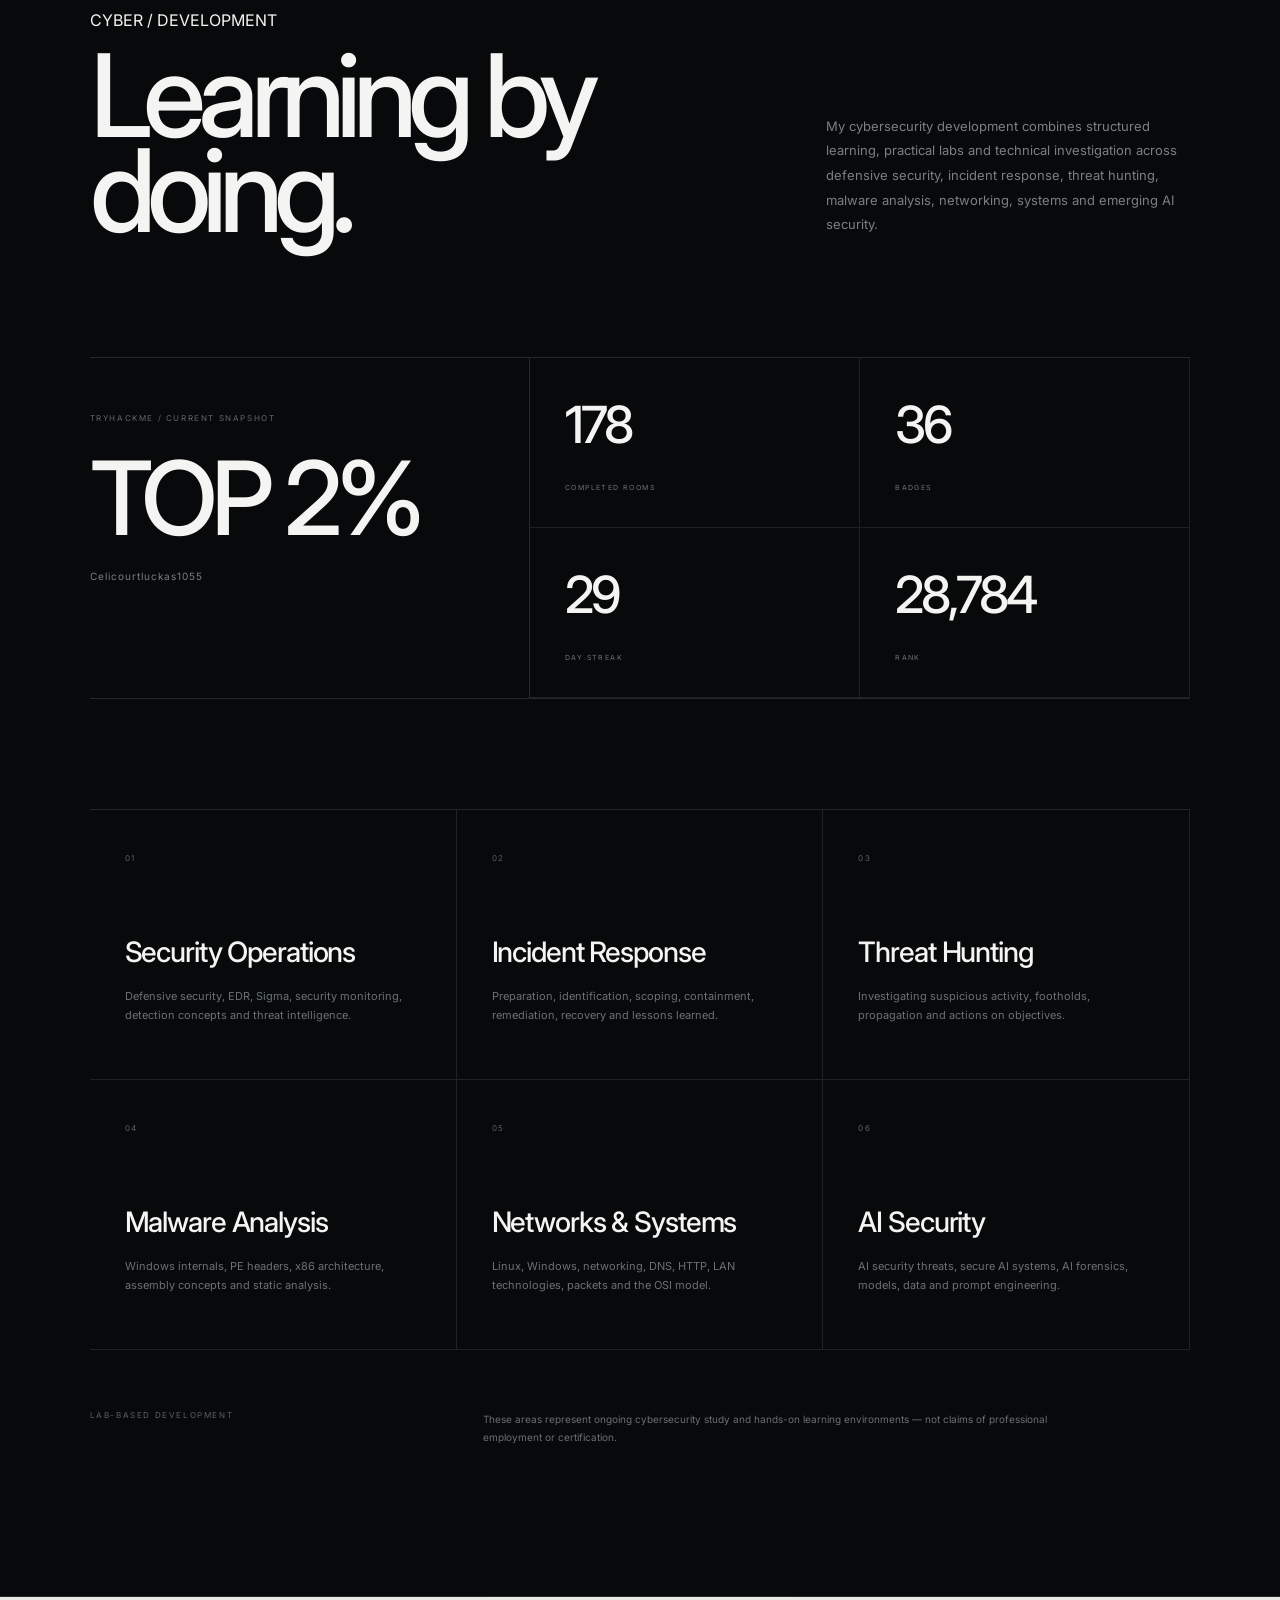
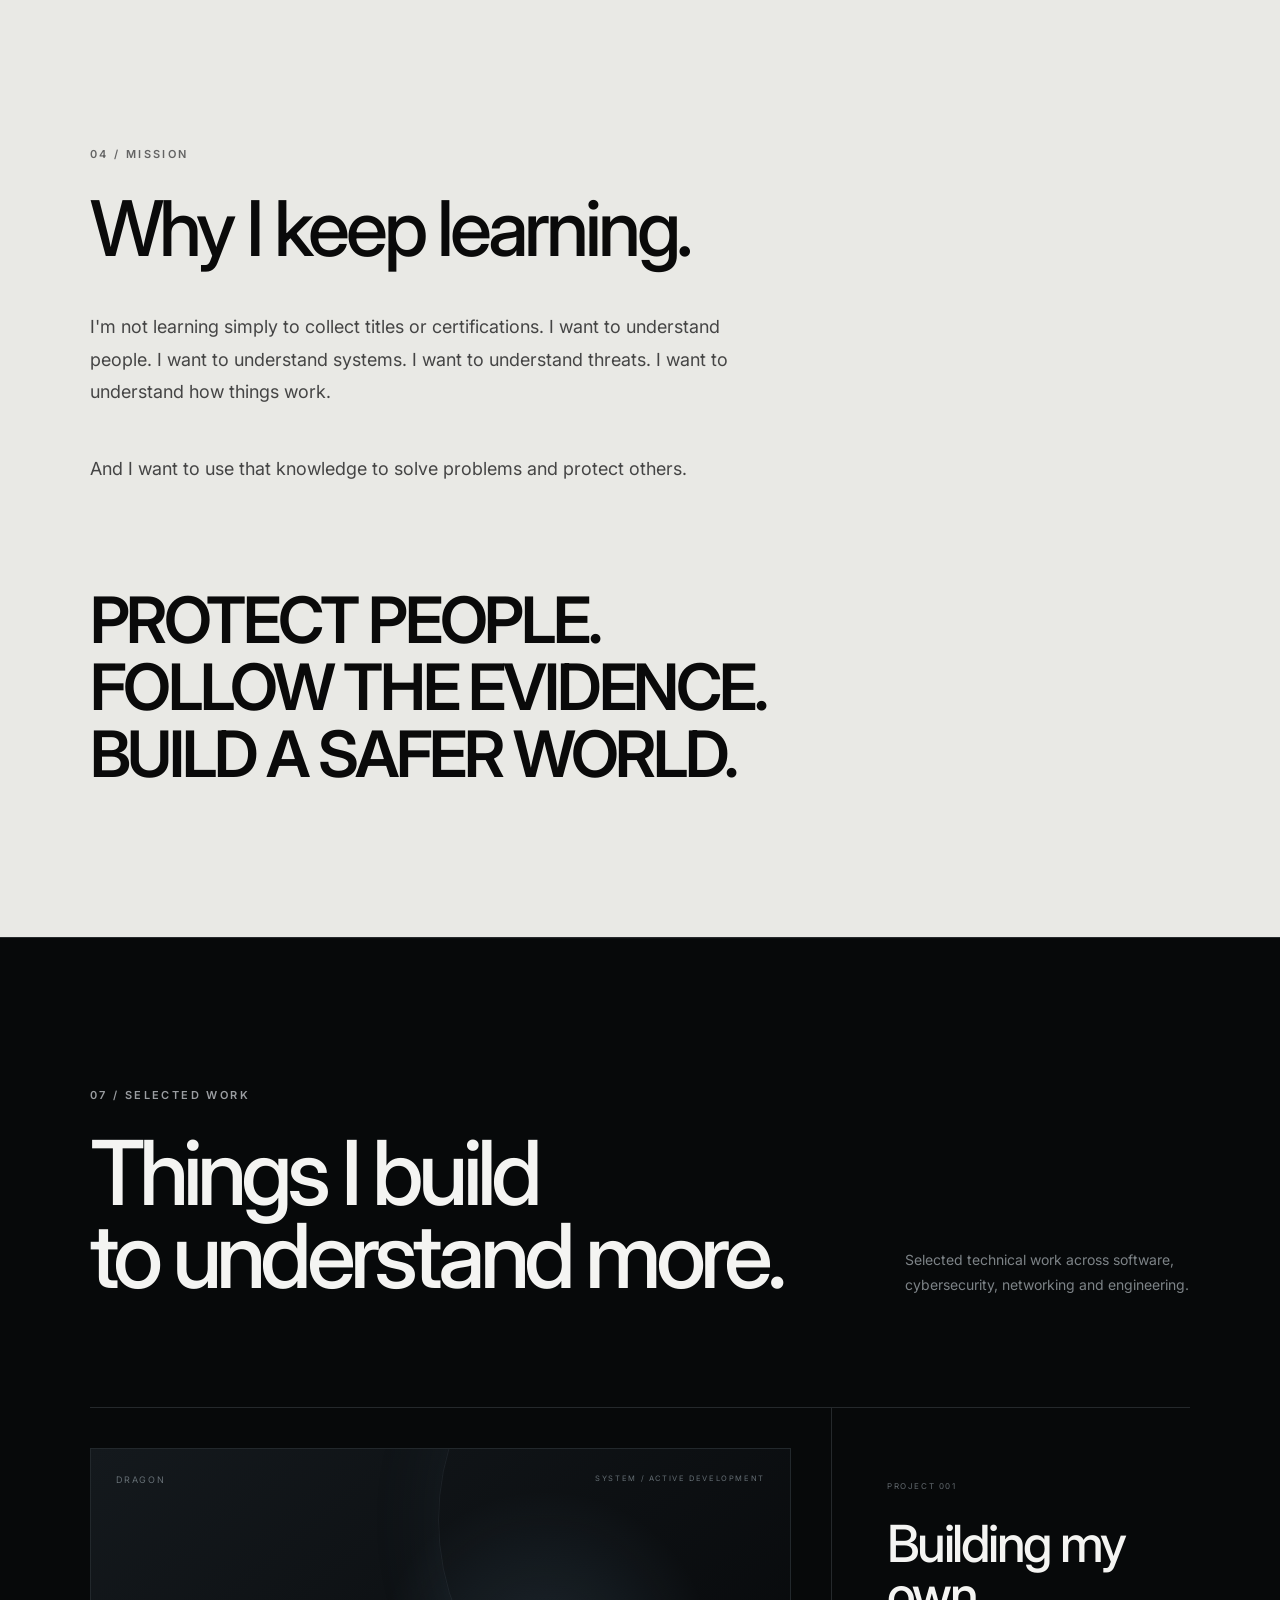
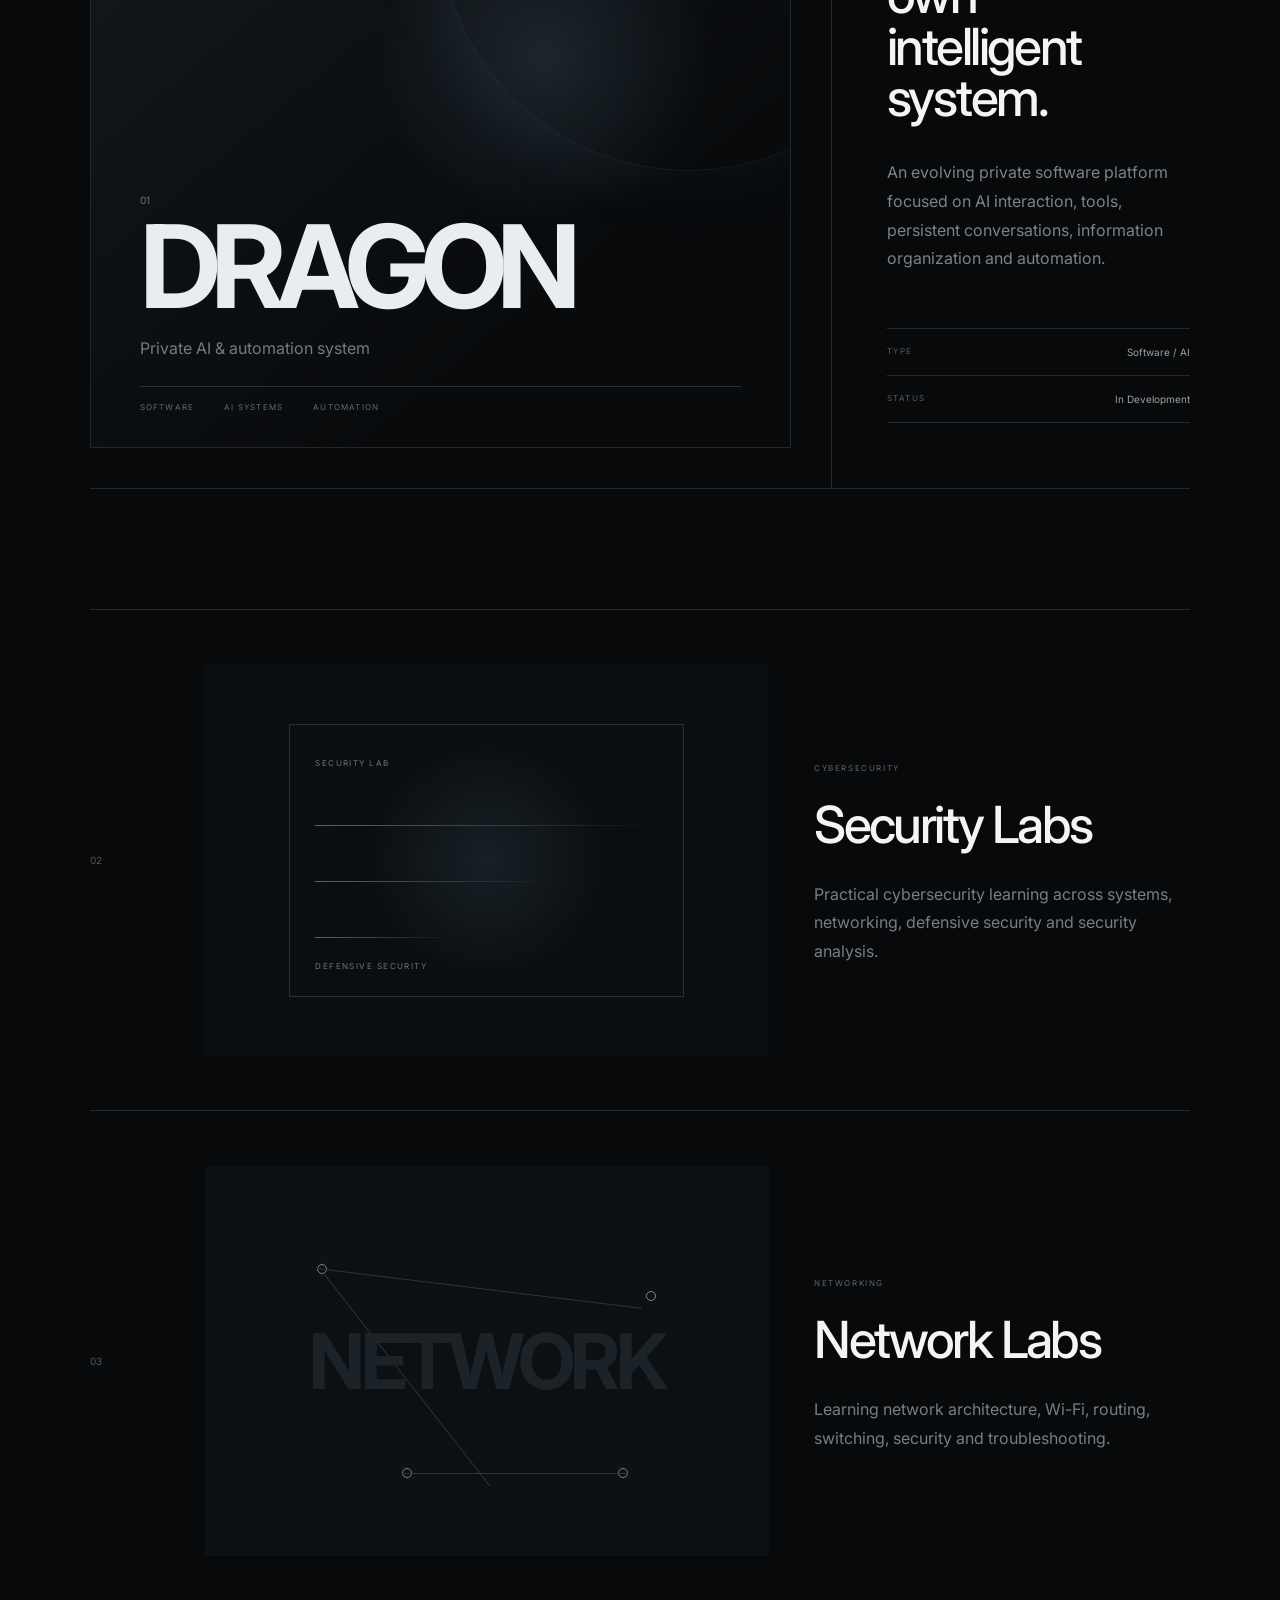
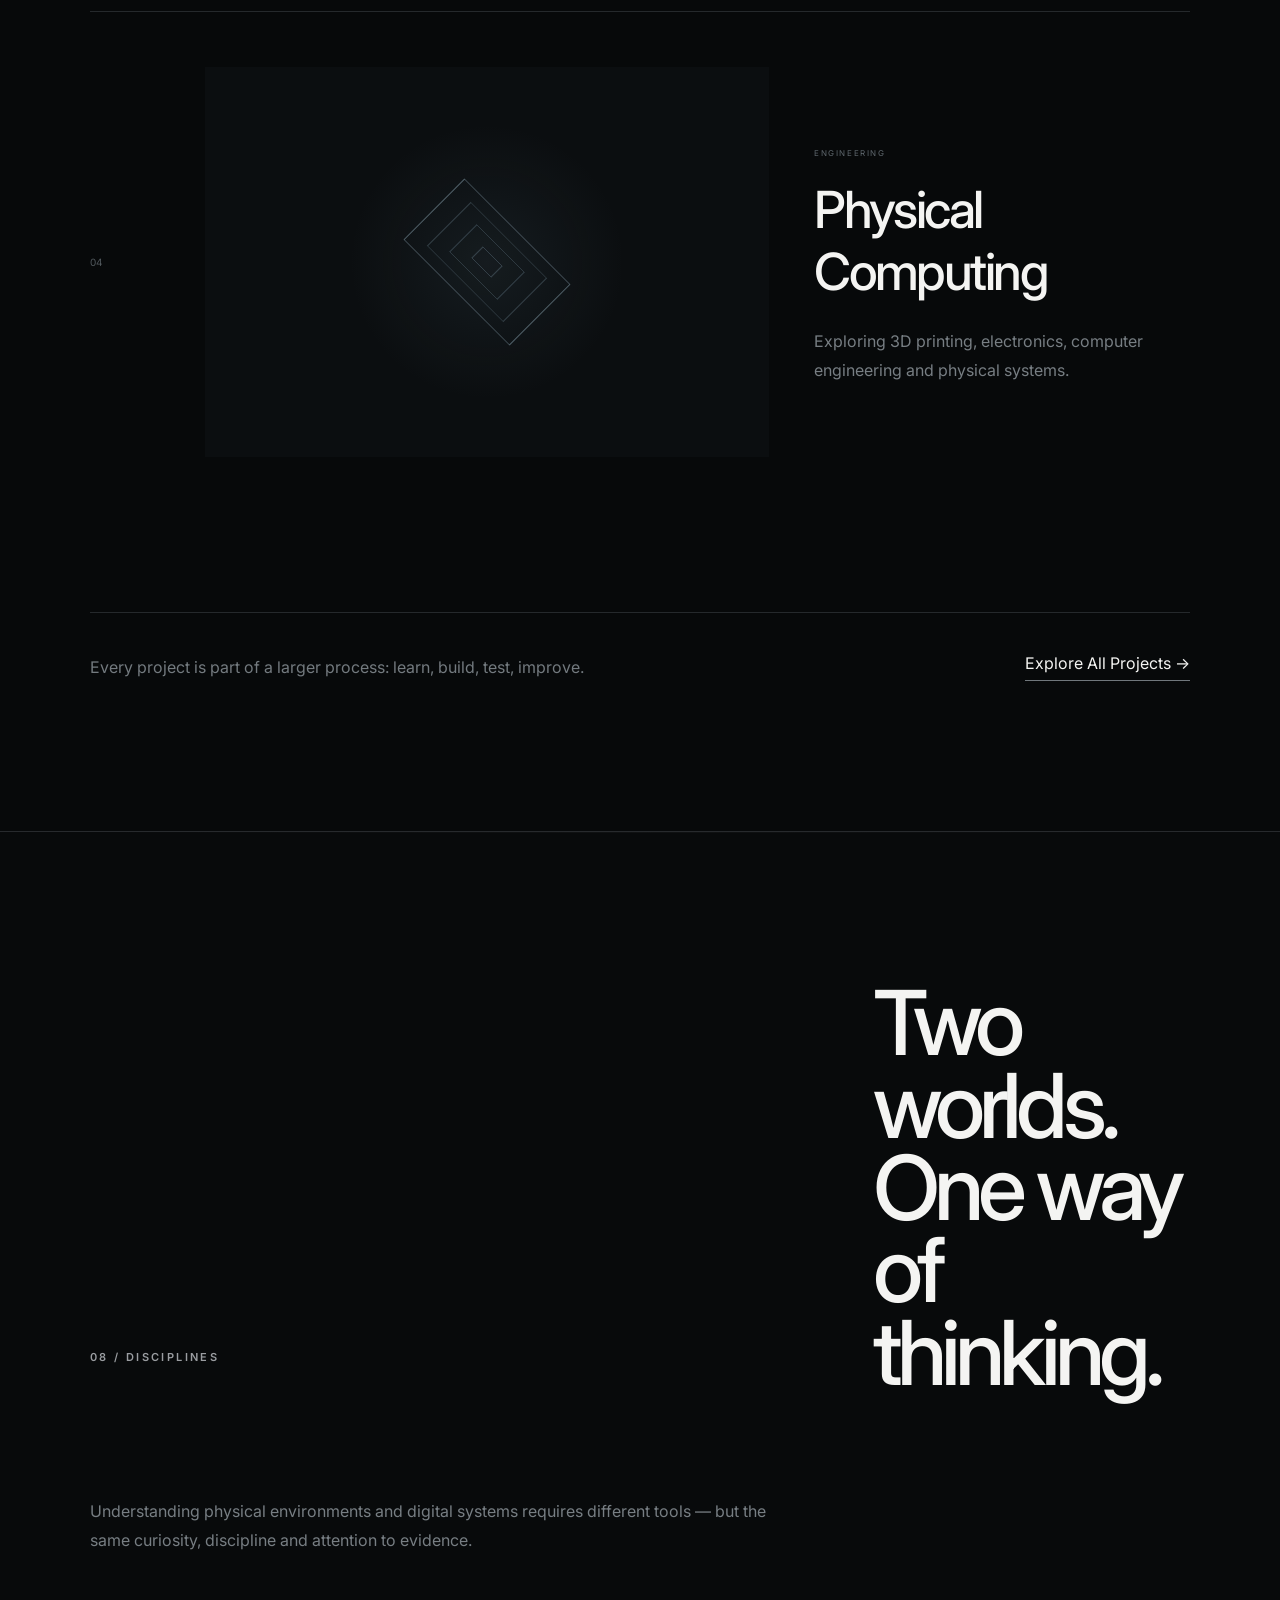
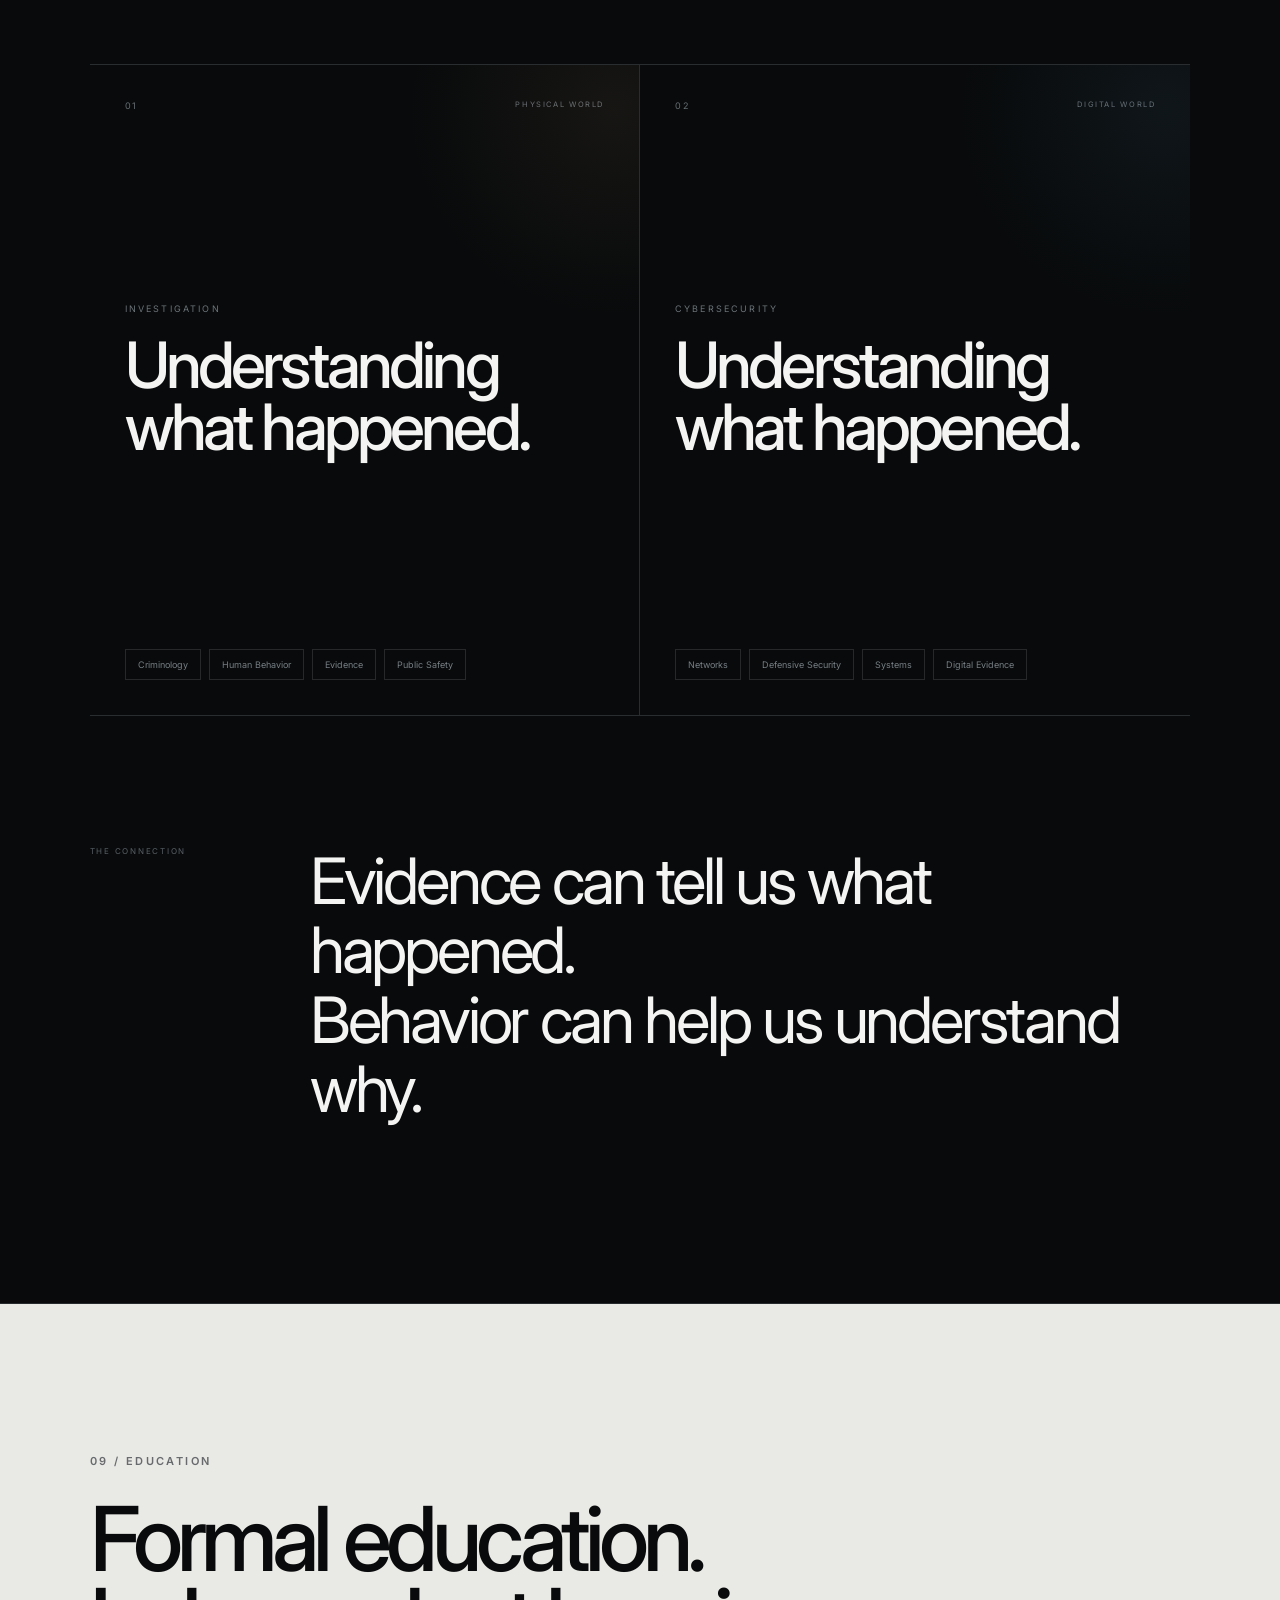
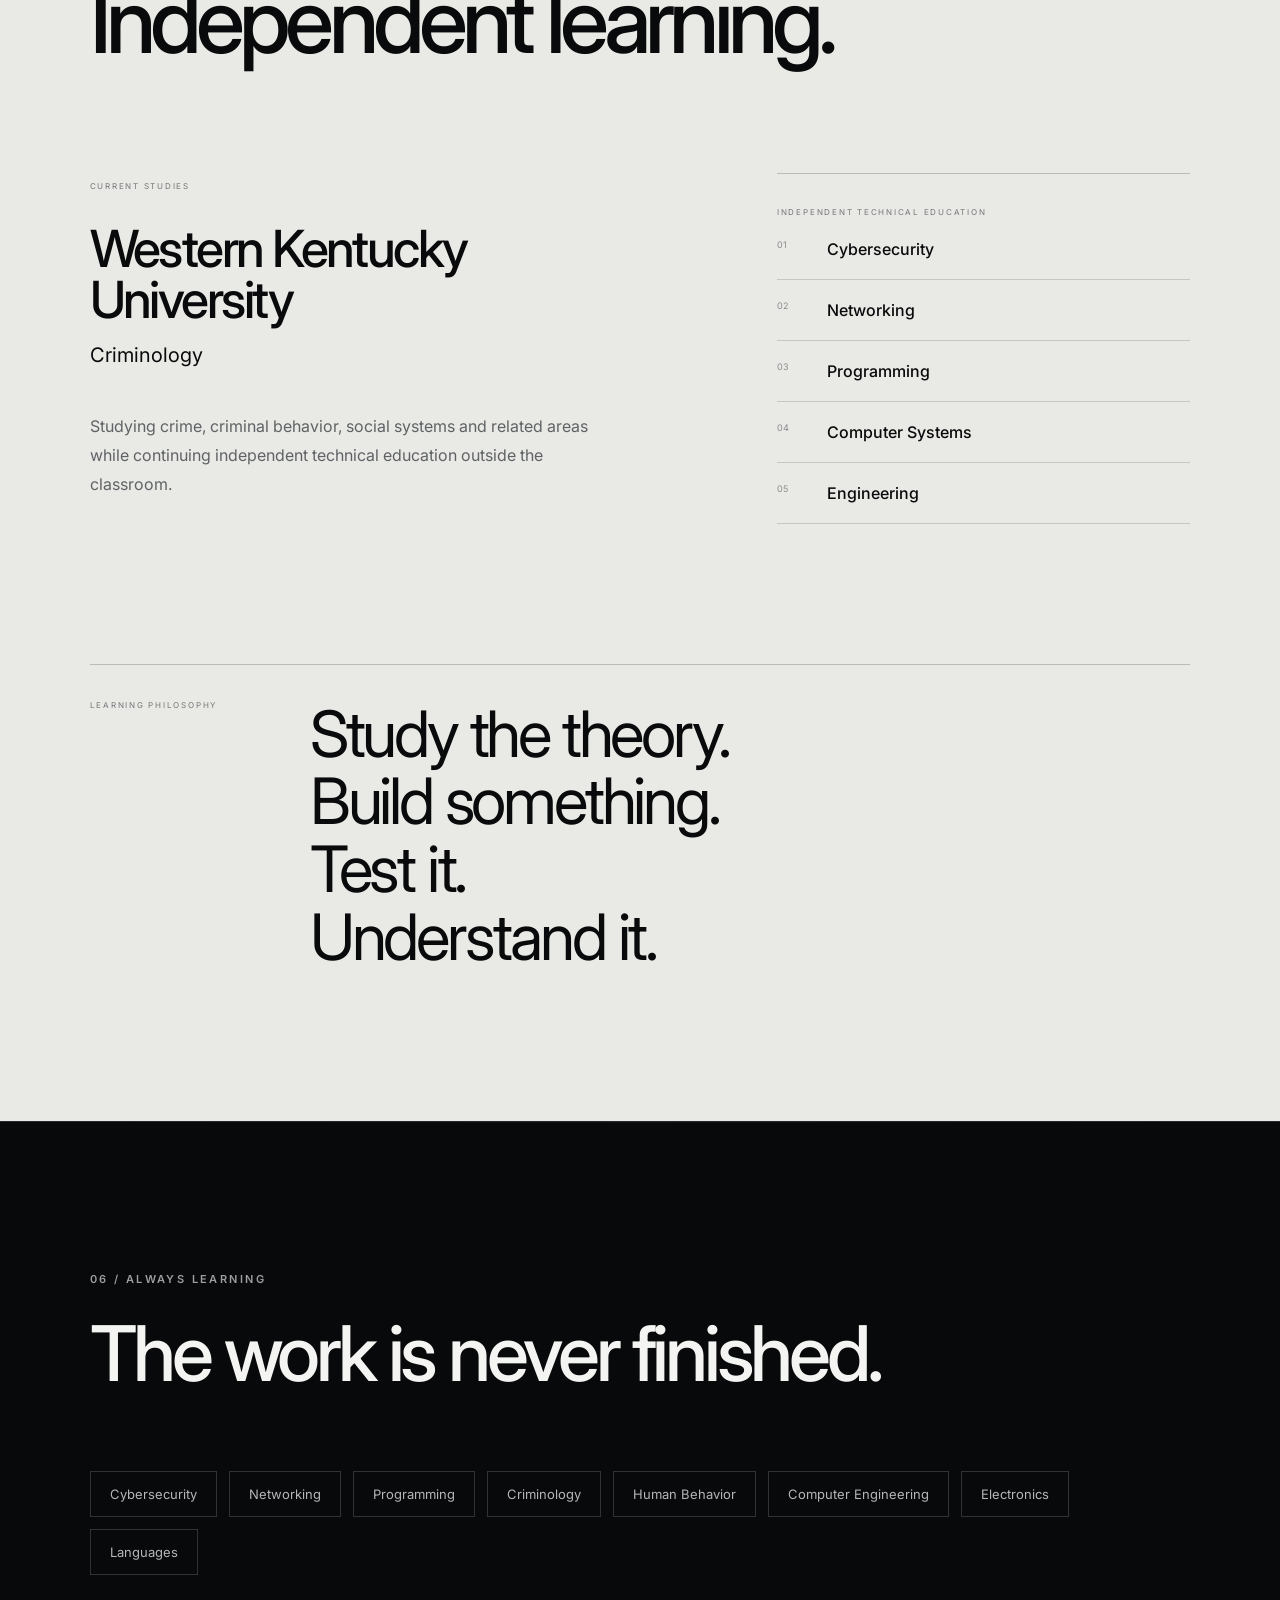
<file: index-before-cyber-photo.html>
<!DOCTYPE html>
<html lang="en">
<head>
  <meta charset="UTF-8">
  <meta name="viewport" content="width=device-width, initial-scale=1.0">

  <title>Luckas Celicourt | Cybersecurity, Investigation & Technology</title>
  <meta name="description" content="Official personal website of Luckas Celicourt, exploring cybersecurity, criminal investigation, technology, education, and hands-on technical projects.">

  <meta property="og:title" content="Luckas Celicourt">
  <meta property="og:description" content="Cybersecurity, Investigation & Technology.">
  <meta property="og:type" content="website">

  <link rel="stylesheet" href="css/style.css">
  <link rel="stylesheet" href="css/responsive.css">

<link rel="canonical" href="https://luckascelicourt.com/">

<meta name="author" content="Luckas Celicourt">
<meta name="robots" content="index, follow, max-image-preview:large">

<meta property="og:type" content="profile">
<meta property="og:title" content="Luckas Celicourt | Cybersecurity, Investigation & Technology">
<meta property="og:description" content="Exploring cybersecurity, investigation, technology and human behavior.">
<meta property="og:url" content="https://luckascelicourt.com/">
<meta property="og:site_name" content="Luckas Celicourt">

<meta name="twitter:card" content="summary_large_image">

<link rel="icon" href="/favicon.svg" type="image/svg+xml">

<script type="application/ld+json">
{
  "@context": "https://schema.org",
  "@type": "ProfilePage",
  "name": "Luckas Celicourt",
  "url": "https://luckascelicourt.com/",
  "mainEntity": {
    "@type": "Person",
    "name": "Luckas Celicourt",
    "url": "https://luckascelicourt.com/",
    "sameAs": [
      "https://www.linkedin.com/in/luckascelicourt",
      "https://github.com/LuckasCelicourt"
    ],
    "knowsAbout": [
      "Criminology",
      "Cybersecurity",
      "Criminal Investigation",
      "Digital Forensics",
      "Networking",
      "Programming",
      "Computer Systems",
      "Technology"
    ]
  }
}
</script>

<meta name="theme-color" content="#080a0b">
</head>

<body>

<header class="nav">
  <a href="/" class="logo">LC.</a>

  <nav>
    <a href="#about">About</a>
    <a href="#work">Work</a>
    <a href="#projects">Projects</a>
    <a href="#learning">Learning</a>
    <a href="#contact">Contact</a>
  </nav>

  <button class="menu-btn" aria-label="Open menu">Menu</button>
</header>


<main>

<section class="hero">
<div class="hero-portrait-pro" aria-hidden="true">
  <div class="hero-portrait-image"></div>
  <div class="hero-portrait-shade"></div>
  <div class="hero-portrait-line"></div>
  <span class="hero-portrait-label">LUCKAS CELICOURT / 2026</span>
</div>


  <div class="hero-bg"></div>

  <!-- PHOTO WILL BE ADDED IN FINAL VISUAL PASS -->
  <div class="hero-portrait" aria-hidden="true">
    <div class="portrait-placeholder">
      <span></span>
      <small></small>
    </div>
  </div>

  <div class="hero-content">

    <div class="hero-status">
      <span class="status-dot"></span>
      PERSONAL ARCHIVE / 2026
    </div>

    <p class="eyebrow">LUCKAS CELICOURT</p>

    <h1>
      Physical World.<br>
      Digital World.<br>
      <span>One Mission.</span>
    </h1>

    <p class="hero-mission">A SAFER WORLD.</p>

    <p class="hero-copy">
      Exploring the intersection of human behavior,
      investigation, cybersecurity and technology.
    </p>

    <div class="hero-actions">
      <a href="#projects" class="primary">Explore My Work</a>
      <a href="#about" class="secondary">Discover My Story →</a>
    </div>

  </div>

  <aside class="hero-side">
    <span>FOCUS</span>

    <p>
      Investigation<br>
      Cybersecurity<br>
      Technology
    </p>

    <div class="hero-index">
      <strong>LC</strong>
      <small>01 — 08</small>
    </div>
  </aside>

  <div class="hero-bottom">

    <a href="#work">
      <small>01</small>
      <strong>Investigation</strong>
      <span>Human behavior & evidence</span>
    </a>

    <a href="#work">
      <small>02</small>
      <strong>Cybersecurity</strong>
      <span>Digital systems & defense</span>
    </a>

    <a href="#projects">
      <small>03</small>
      <strong>Technology</strong>
      <span>Building & engineering</span>
    </a>

    <a href="#learning">
      <small>04</small>
      <strong>Learning</strong>
      <span>Continuous development</span>
    </a>

  </div>

  <div class="scroll">
    SCROLL TO EXPLORE ↓
  </div>

</section>


<section class="statement section reveal">
  <p class="section-number">01 / IDENTITY</p>

  <h2>
    Understanding people.<br>
    Understanding systems.
  </h2>

  <p class="large-copy">
    My interests sit at the intersection of criminology,
    human behavior, cybersecurity, investigation and technology.
  </p>
</section>


<section id="about" class="about section">

  <div class="section-heading reveal">
    <p class="section-number">02 / ABOUT</p>
    <h2>Curiosity became a direction.</h2>
  </div>

  <div class="about-grid reveal">

    <div class="about-large">
      <p>
        I've always been interested in two things:
        understanding people and understanding how things work.
      </p>
    </div>

    <div class="about-copy">
      <p>
        Originally from Haiti, my journey has taken me through
        different cultures, languages, areas of study, and eventually
        to the United States.
      </p>

      <p>
        Today, I study criminology while continuously developing
        practical knowledge across cybersecurity, technology,
        networking and computer systems.
      </p>

      <a href="pages/about.html">More About Me →</a>
    </div>

  </div>
</section>



<section class="roots section">

  <div class="roots-head reveal">
    <p class="section-number">03 / ROOTS</p>

    <h2>
      Different places.<br>
      Different perspectives.
    </h2>
  </div>

  <div class="roots-stage reveal">

    <div class="roots-place haiti">
      <span>ORIGIN</span>
      <strong>HAITI</strong>
      <small>18.9712° N</small>
    </div>

    <div class="journey-line">
      <div class="journey-dot"></div>
      <div class="journey-track"></div>
      <div class="journey-dot"></div>
    </div>

    <div class="roots-place usa">
      <span>PRESENT</span>
      <strong>UNITED STATES</strong>
      <small>38.0000° N</small>
    </div>

  </div>

  <div class="roots-copy reveal">

    <p class="roots-large">
      My background shaped how I see people,
      opportunity, technology and the world around me.
    </p>

    <p>
      Originally from Haiti, my journey has exposed me to
      different cultures, languages and areas of study.
      Today, that perspective continues to influence how
      I learn, build and approach problems.
    </p>

  </div>

</section>


<section class="culture section">

  <div class="culture-intro reveal">

    <p class="section-number">04 / COMMUNICATION</p>

    <h2>
      One world.<br>
      Many ways to understand it.
    </h2>

  </div>

  <div class="culture-languages">

    <div class="culture-row reveal">
      <span>01</span>
      <strong>Haitian Creole</strong>
      <small>LANGUAGE</small>
    </div>

    <div class="culture-row reveal">
      <span>02</span>
      <strong>French</strong>
      <small>LANGUAGE</small>
    </div>

    <div class="culture-row reveal">
      <span>03</span>
      <strong>English</strong>
      <small>LANGUAGE</small>
    </div>

    <div class="culture-row reveal">
      <span>04</span>
      <strong>Spanish</strong>
      <small>LANGUAGE</small>
    </div>

    <div class="culture-row reveal learning-language">
      <span>05</span>
      <strong>Italian</strong>
      <small>CURRENTLY LEARNING</small>
    </div>

  </div>

  <p class="culture-quote reveal">
    “Language gives me another way to understand
    people, cultures and perspectives.”
  </p>

</section>

<section id="work" class="worlds section">

  <p class="section-number reveal">03 / FOCUS</p>

  <div class="world reveal">
    <span>01</span>
    <h3>INVESTIGATION</h3>
    <p>Crime. Evidence. Human behavior. Public safety.</p>
  </div>

  <div class="world reveal">
    <span>02</span>
    <h3>CYBERSECURITY</h3>
    <p>Networks. Threats. Defense. Digital evidence.</p>
  </div>

  <div class="world reveal">
    <span>03</span>
    <h3>TECHNOLOGY</h3>
    <p>Software. Automation. Engineering. Systems.</p>
  </div>

</section>


<section class="cyber-evidence section" id="cyber-evidence">

  <div class="cyber-evidence-head">

    <div>
      <span class="section-index">CYBER / DEVELOPMENT</span>
      <h2>
        Learning by<br>
        doing.
      </h2>
    </div>

    <p>
      My cybersecurity development combines structured learning,
      practical labs and technical investigation across defensive
      security, incident response, threat hunting, malware analysis,
      networking, systems and emerging AI security.
    </p>

  </div>


  <div class="thm-proof">

    <div class="thm-identity">

      <span>TRYHACKME / CURRENT SNAPSHOT</span>

      <strong>TOP 2%</strong>

      <p>
        Celicourtluckas1055
      </p>

    </div>


    <div class="thm-stats">

      <div>
        <strong>178</strong>
        <span>COMPLETED ROOMS</span>
      </div>

      <div>
        <strong>36</strong>
        <span>BADGES</span>
      </div>

      <div>
        <strong>29</strong>
        <span>DAY STREAK</span>
      </div>

      <div>
        <strong>28,784</strong>
        <span>RANK</span>
      </div>

    </div>

  </div>


  <div class="cyber-fields">

    <article>
      <span>01</span>
      <h3>Security Operations</h3>
      <p>
        Defensive security, EDR, Sigma, security monitoring,
        detection concepts and threat intelligence.
      </p>
    </article>

    <article>
      <span>02</span>
      <h3>Incident Response</h3>
      <p>
        Preparation, identification, scoping, containment,
        remediation, recovery and lessons learned.
      </p>
    </article>

    <article>
      <span>03</span>
      <h3>Threat Hunting</h3>
      <p>
        Investigating suspicious activity, footholds,
        propagation and actions on objectives.
      </p>
    </article>

    <article>
      <span>04</span>
      <h3>Malware Analysis</h3>
      <p>
        Windows internals, PE headers, x86 architecture,
        assembly concepts and static analysis.
      </p>
    </article>

    <article>
      <span>05</span>
      <h3>Networks & Systems</h3>
      <p>
        Linux, Windows, networking, DNS, HTTP,
        LAN technologies, packets and the OSI model.
      </p>
    </article>

    <article>
      <span>06</span>
      <h3>AI Security</h3>
      <p>
        AI security threats, secure AI systems,
        AI forensics, models, data and prompt engineering.
      </p>
    </article>

  </div>


  <div class="cyber-note">

    <span>LAB-BASED DEVELOPMENT</span>

    <p>
      These areas represent ongoing cybersecurity study and
      hands-on learning environments — not claims of professional
      employment or certification.
    </p>

  </div>

</section>

<section class="mission section">

  <div class="mission-content reveal">
    <p class="section-number">04 / MISSION</p>

    <h2>Why I keep learning.</h2>

    <p>
      I'm not learning simply to collect titles or certifications.
      I want to understand people. I want to understand systems.
      I want to understand threats. I want to understand how things work.
    </p>

    <p>
      And I want to use that knowledge to solve problems and protect others.
    </p>

    <div class="mission-end">
      PROTECT PEOPLE.<br>
      FOLLOW THE EVIDENCE.<br>
      BUILD A SAFER WORLD.
    </div>
  </div>

</section>


<section id="projects" class="showcase section">

  <div class="showcase-head reveal">
    <div>
      <p class="section-number">07 / SELECTED WORK</p>
      <h2>Things I build<br>to understand more.</h2>
    </div>

    <p class="showcase-intro">
      Selected technical work across software,
      cybersecurity, networking and engineering.
    </p>
  </div>


  <article class="featured-project reveal">

    <div class="featured-visual">
      <div class="project-ui">
        <div class="ui-top">
          <span>DRAGON</span>
          <small>SYSTEM / ACTIVE DEVELOPMENT</small>
        </div>

        <div class="ui-center">
          <span>01</span>
          <strong>DRAGON</strong>
          <p>Private AI & automation system</p>
        </div>

        <div class="ui-bottom">
          <span>SOFTWARE</span>
          <span>AI SYSTEMS</span>
          <span>AUTOMATION</span>
        </div>
      </div>
    </div>

    <div class="featured-info">

      <div>
        <span class="project-id">PROJECT 001</span>

        <h3>Building my own<br>intelligent system.</h3>

        <p>
          An evolving private software platform focused on
          AI interaction, tools, persistent conversations,
          information organization and automation.
        </p>
      </div>

      <div class="project-meta">
        <div>
          <small>TYPE</small>
          <span>Software / AI</span>
        </div>

        <div>
          <small>STATUS</small>
          <span>In Development</span>
        </div>
      </div>

    </div>

  </article>


  <div class="project-editorial">


    <article class="editorial-project reveal">

      <div class="editorial-number">02</div>

      <div class="editorial-visual cyber-visual">

        <div class="cyber-interface">
          <span>SECURITY LAB</span>

          <div></div>
          <div></div>
          <div></div>

          <small>DEFENSIVE SECURITY</small>
        </div>

      </div>

      <div class="editorial-content">

        <small>CYBERSECURITY</small>

        <h3>Security Labs</h3>

        <p>
          Practical cybersecurity learning across systems,
          networking, defensive security and security analysis.
        </p>

      </div>

    </article>


    <article class="editorial-project reveal">

      <div class="editorial-number">03</div>

      <div class="editorial-visual network-visual">

        <div class="network-map">

          <span class="node n1"></span>
          <span class="node n2"></span>
          <span class="node n3"></span>
          <span class="node n4"></span>

          <i class="network-line l1"></i>
          <i class="network-line l2"></i>
          <i class="network-line l3"></i>

          <strong>NETWORK</strong>

        </div>

      </div>

      <div class="editorial-content">

        <small>NETWORKING</small>

        <h3>Network Labs</h3>

        <p>
          Learning network architecture, Wi-Fi,
          routing, switching, security and troubleshooting.
        </p>

      </div>

    </article>


    <article class="editorial-project reveal">

      <div class="editorial-number">04</div>

      <div class="editorial-visual engineering-visual">

        <div class="engineering-object">
          <span></span>
          <span></span>
          <span></span>
        </div>

      </div>

      <div class="editorial-content">

        <small>ENGINEERING</small>

        <h3>Physical Computing</h3>

        <p>
          Exploring 3D printing, electronics,
          computer engineering and physical systems.
        </p>

      </div>

    </article>

  </div>


  <div class="showcase-end reveal">

    <p>
      Every project is part of a larger process:
      learn, build, test, improve.
    </p>

    <a href="pages/projects.html">
      Explore All Projects →
    </a>

  </div>

</section>



<section class="discipline section">

  <div class="discipline-head reveal">
    <p class="section-number">08 / DISCIPLINES</p>

    <h2>
      Two worlds.<br>
      One way of thinking.
    </h2>

    <p>
      Understanding physical environments and digital systems
      requires different tools — but the same curiosity,
      discipline and attention to evidence.
    </p>
  </div>


  <div class="discipline-split">

    <article class="discipline-panel investigation-panel reveal">

      <div class="discipline-top">
        <span>01</span>
        <small>PHYSICAL WORLD</small>
      </div>

      <div class="discipline-center">
        <p>INVESTIGATION</p>

        <h3>
          Understanding<br>
          what happened.
        </h3>
      </div>

      <div class="discipline-bottom">
        <span>Criminology</span>
        <span>Human Behavior</span>
        <span>Evidence</span>
        <span>Public Safety</span>
      </div>

    </article>


    <article class="discipline-panel cyber-panel reveal">

      <div class="discipline-top">
        <span>02</span>
        <small>DIGITAL WORLD</small>
      </div>

      <div class="discipline-center">
        <p>CYBERSECURITY</p>

        <h3>
          Understanding<br>
          what happened.
        </h3>
      </div>

      <div class="discipline-bottom">
        <span>Networks</span>
        <span>Defensive Security</span>
        <span>Systems</span>
        <span>Digital Evidence</span>
      </div>

    </article>

  </div>


  <div class="evidence-statement reveal">

    <span>THE CONNECTION</span>

    <blockquote>
      Evidence can tell us what happened.<br>
      Behavior can help us understand why.
    </blockquote>

  </div>

</section>


<section class="education section">

  <div class="education-head reveal">

    <p class="section-number">09 / EDUCATION</p>

    <h2>
      Formal education.<br>
      Independent learning.
    </h2>

  </div>


  <div class="education-layout">

    <div class="education-primary reveal">

      <span class="education-label">CURRENT STUDIES</span>

      <h3>Western Kentucky University</h3>

      <p class="education-field">
        Criminology
      </p>

      <p class="education-description">
        Studying crime, criminal behavior, social systems
        and related areas while continuing independent
        technical education outside the classroom.
      </p>

    </div>


    <div class="education-secondary reveal">

      <span class="education-label">
        INDEPENDENT TECHNICAL EDUCATION
      </span>

      <div class="education-item">
        <span>01</span>
        <strong>Cybersecurity</strong>
      </div>

      <div class="education-item">
        <span>02</span>
        <strong>Networking</strong>
      </div>

      <div class="education-item">
        <span>03</span>
        <strong>Programming</strong>
      </div>

      <div class="education-item">
        <span>04</span>
        <strong>Computer Systems</strong>
      </div>

      <div class="education-item">
        <span>05</span>
        <strong>Engineering</strong>
      </div>

    </div>

  </div>


  <div class="education-philosophy reveal">

    <small>LEARNING PHILOSOPHY</small>

    <p>
      Study the theory.<br>
      Build something.<br>
      Test it.<br>
      Understand it.
    </p>

  </div>

</section>
<section id="learning" class="learning section">

  <p class="section-number reveal">06 / ALWAYS LEARNING</p>

  <h2 class="reveal">
    The work is never finished.
  </h2>

  <div class="learning-list reveal">
    <span>Cybersecurity</span>
    <span>Networking</span>
    <span>Programming</span>
    <span>Criminology</span>
    <span>Human Behavior</span>
    <span>Computer Engineering</span>
    <span>Electronics</span>
    <span>Languages</span>
  </div>

</section>


<section class="languages section">

  <p class="section-number reveal">07 / LANGUAGES</p>

  <div class="language-title reveal">
    <h2>Connecting across cultures.</h2>
    <p>
      Language gives me another way to understand people,
      cultures and perspectives.
    </p>
  </div>

  <div class="language-list reveal">
    <div><span>01</span><strong>Haitian Creole</strong></div>
    <div><span>02</span><strong>French</strong></div>
    <div><span>03</span><strong>English</strong></div>
    <div><span>04</span><strong>Spanish</strong></div>
    <div><span>05</span><strong>Italian</strong><em>Currently Learning</em></div>
  </div>

</section>





<section id="contact" class="contact section">

  <p class="section-number reveal">08 / CONTACT</p>

  <div class="contact-content reveal">
    <h2>Let's connect.</h2>

    <p>
      Technology. Cybersecurity. Investigation.
      Learning. Building.
    </p>

    <a href="pages/contact.html">Contact Me →</a>
  </div>

</section>

</main>


<footer>
  <strong>LUCKAS CELICOURT</strong>

  <p>
    Physical World. Digital World. One Mission: A Safer World.
  </p>

  <span>THE WORK CONTINUES.</span>
</footer>


<script src="js/main.js"></script>
</body>
</html>
</file>
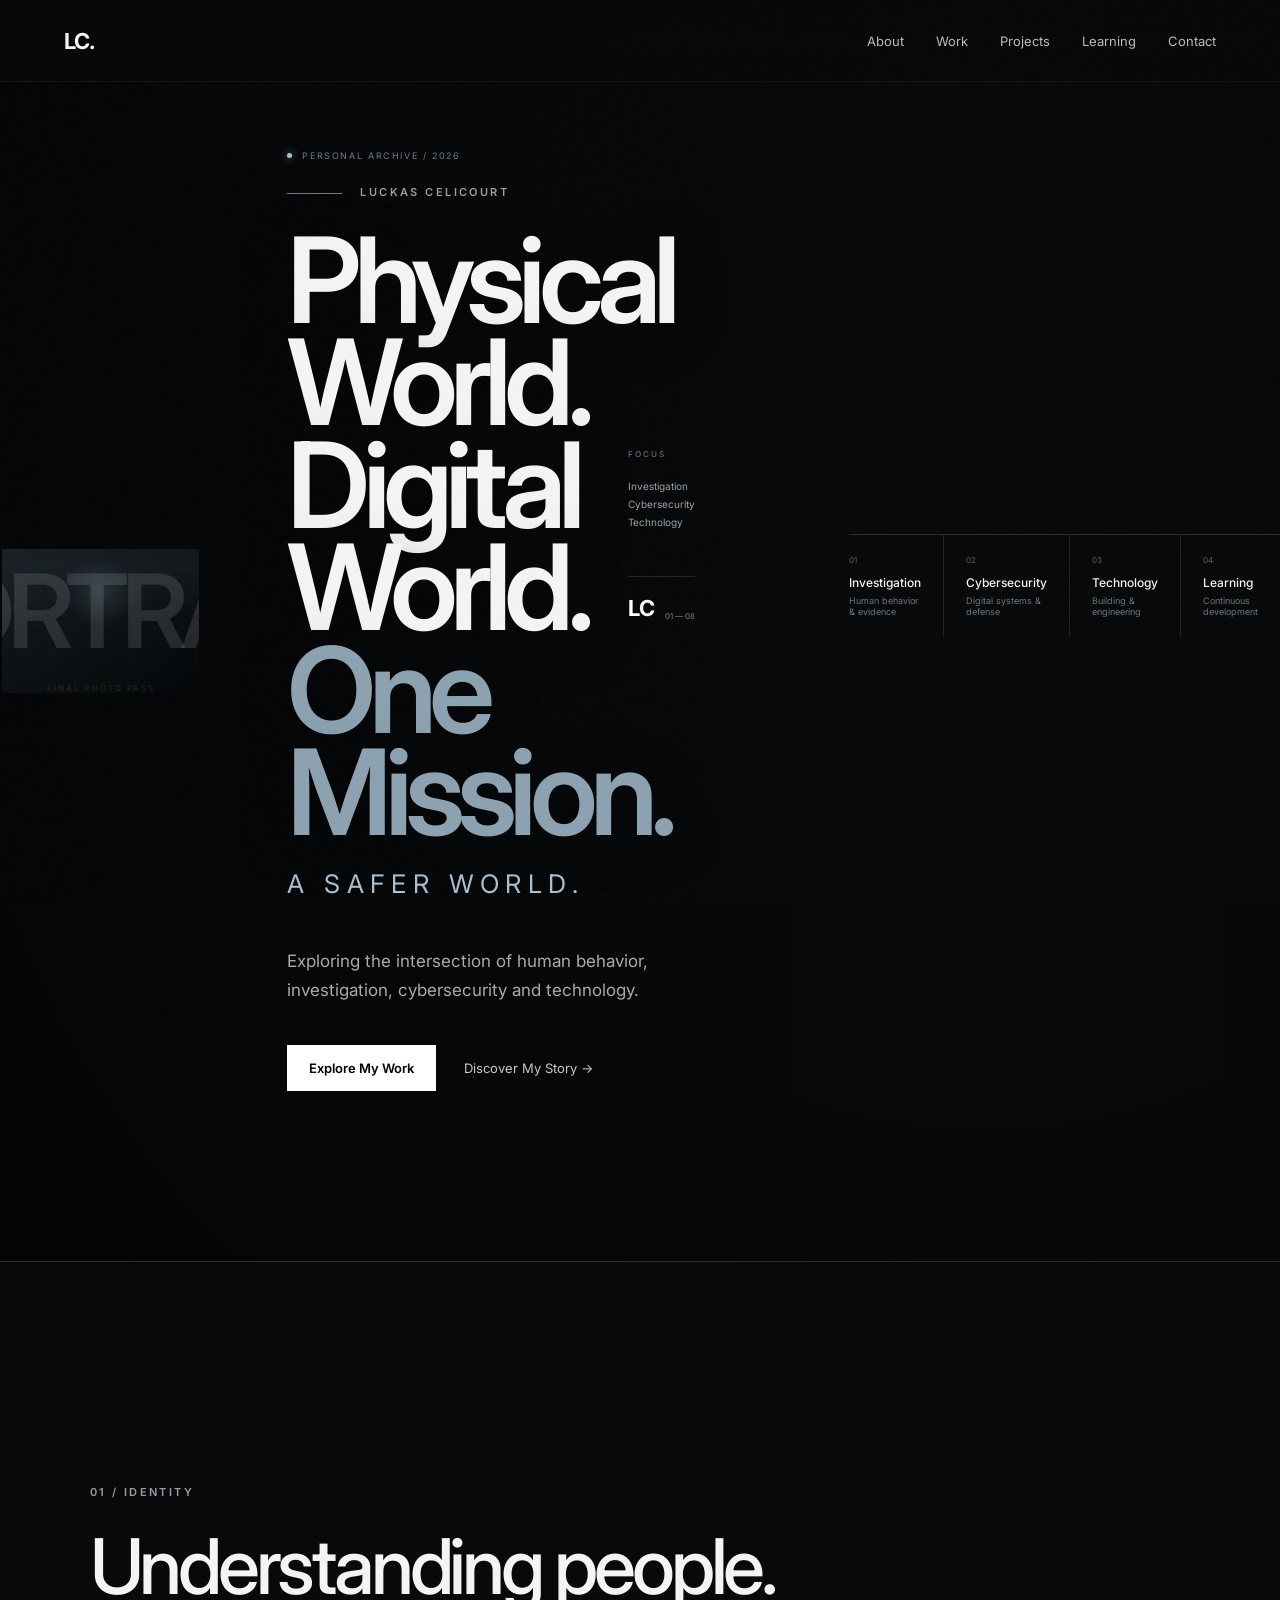
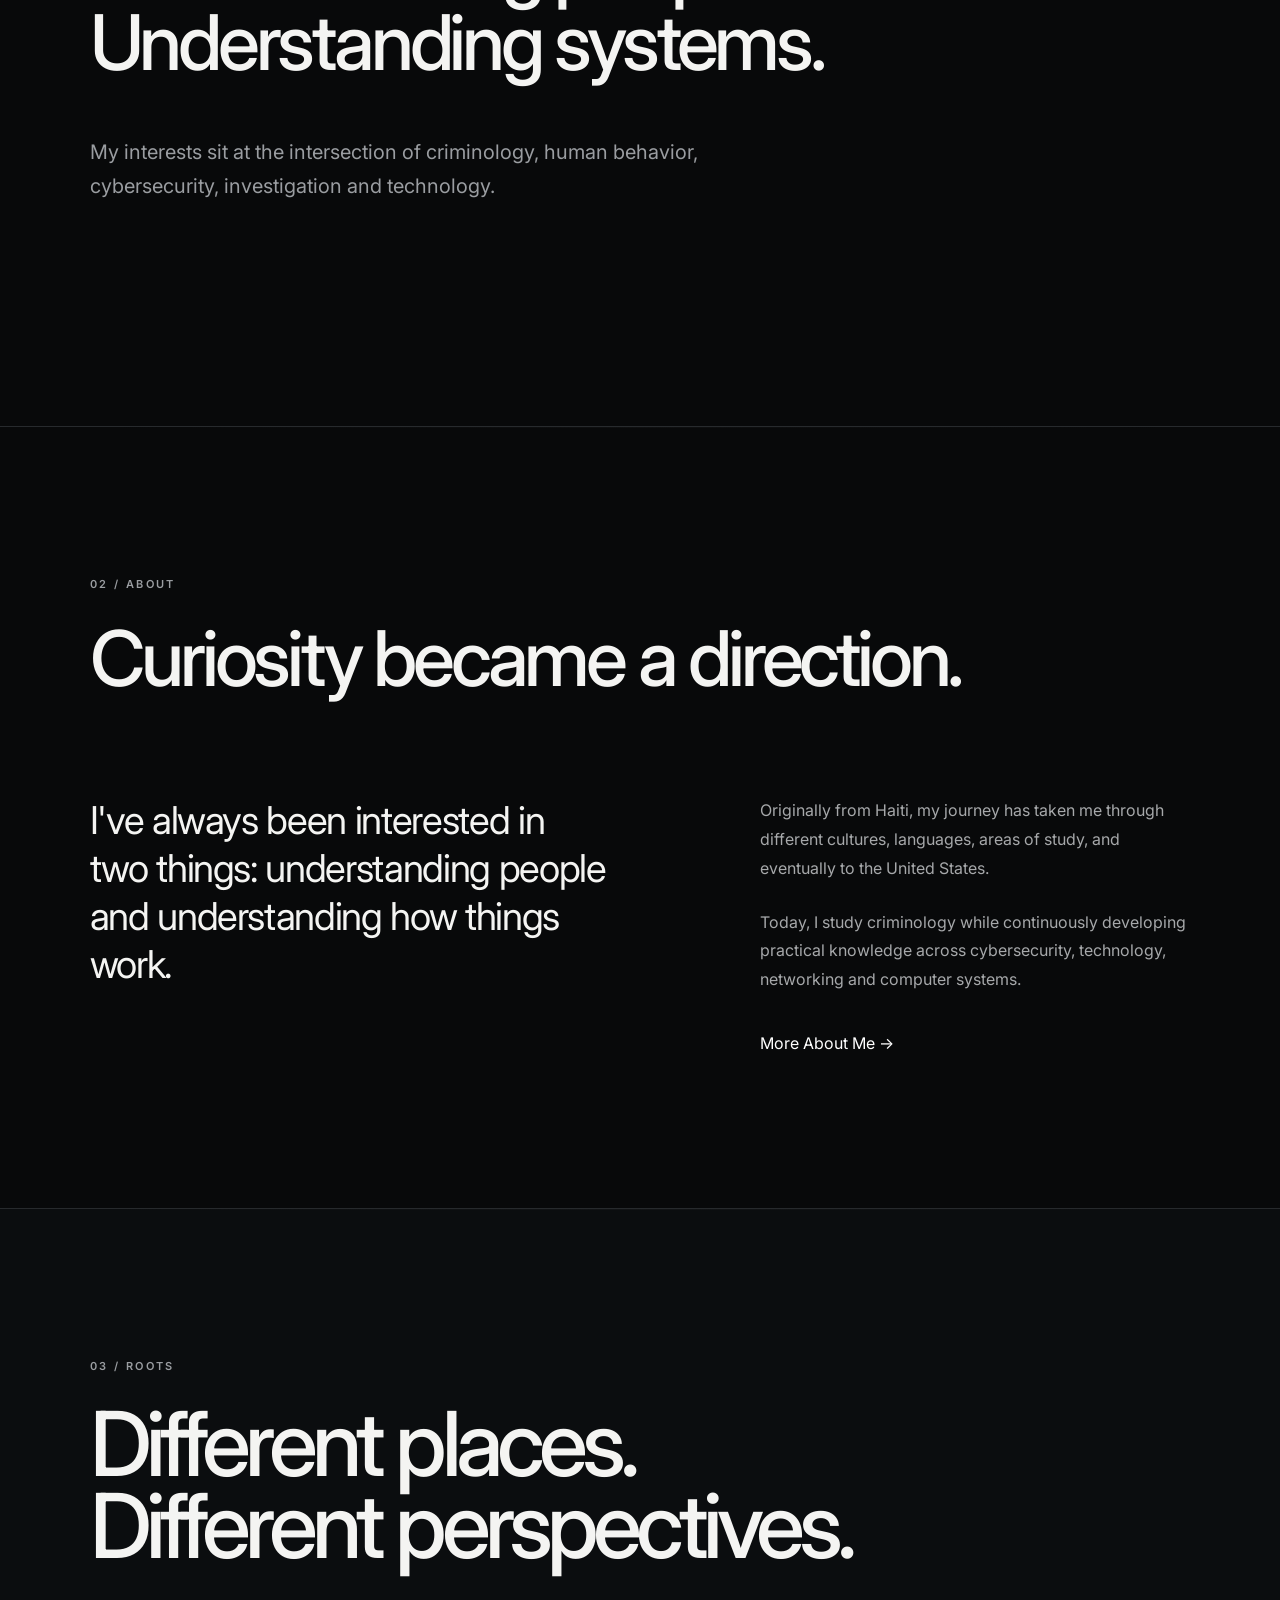
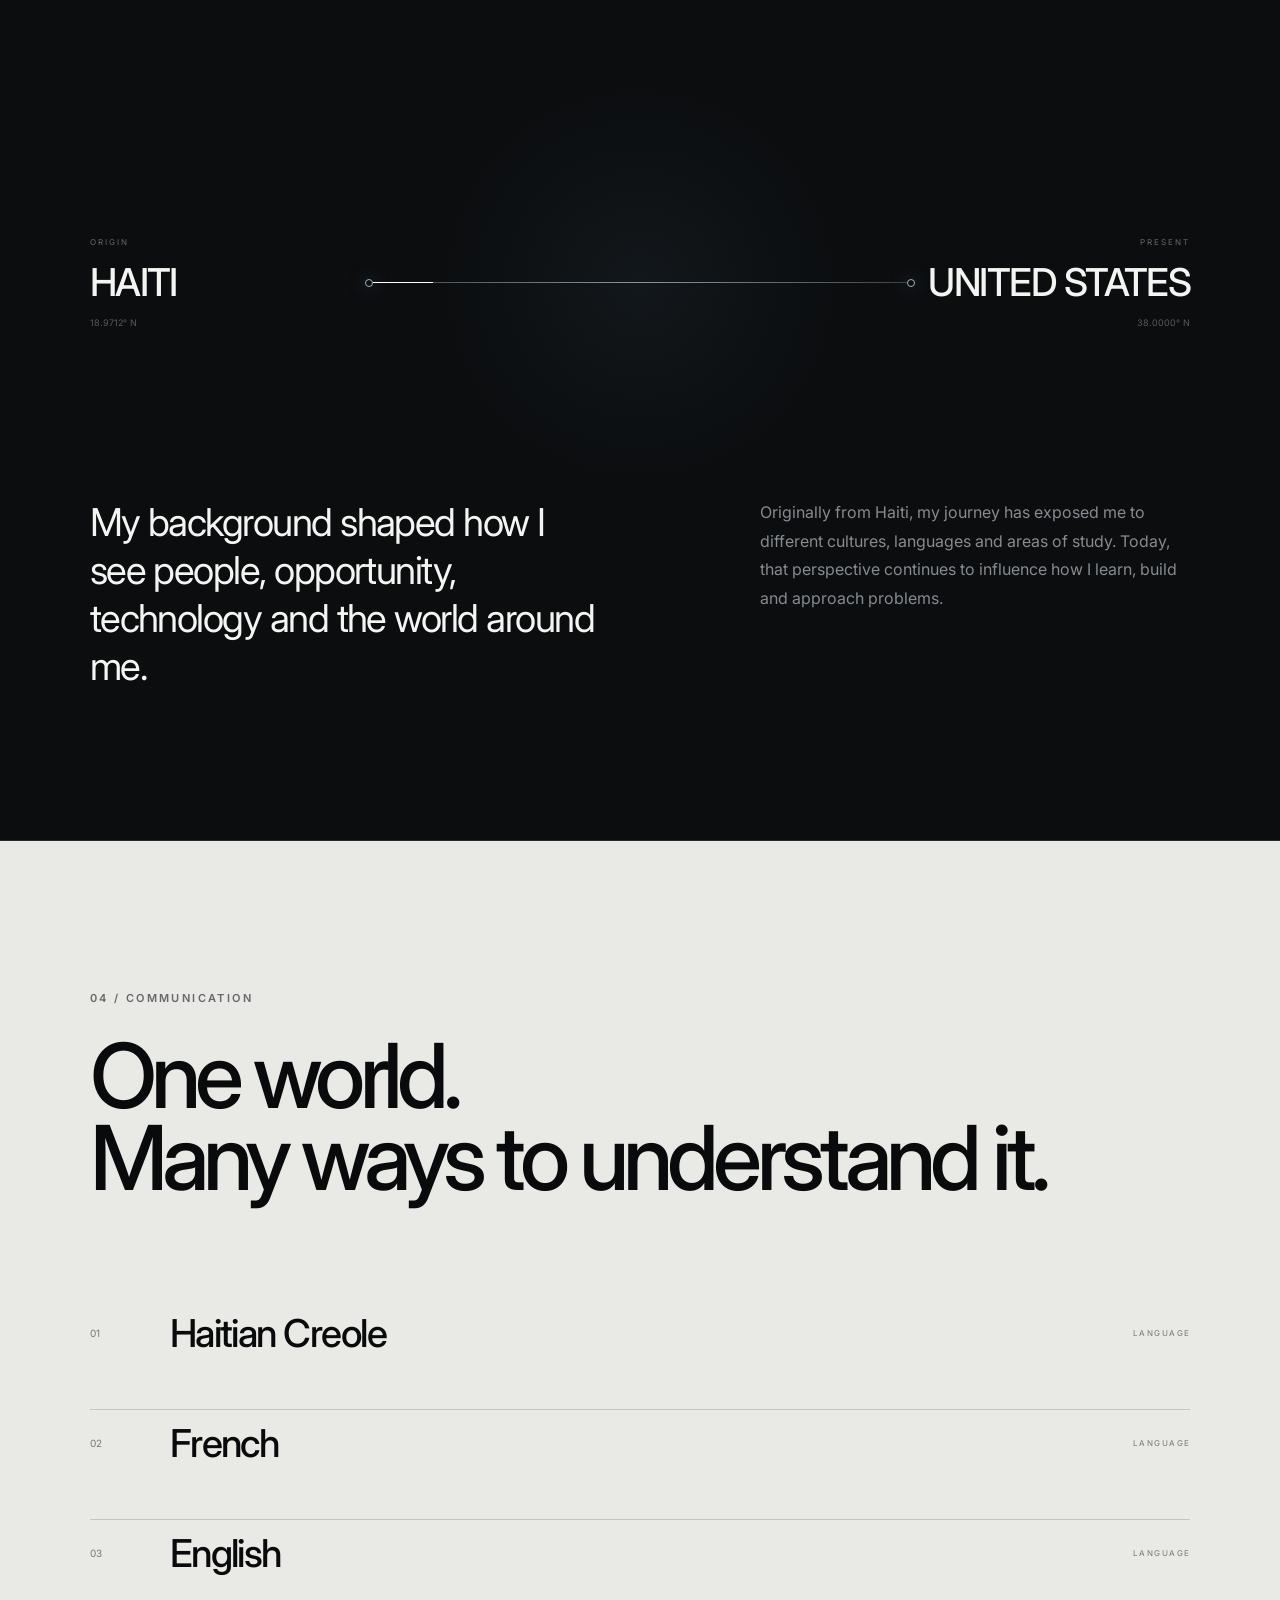
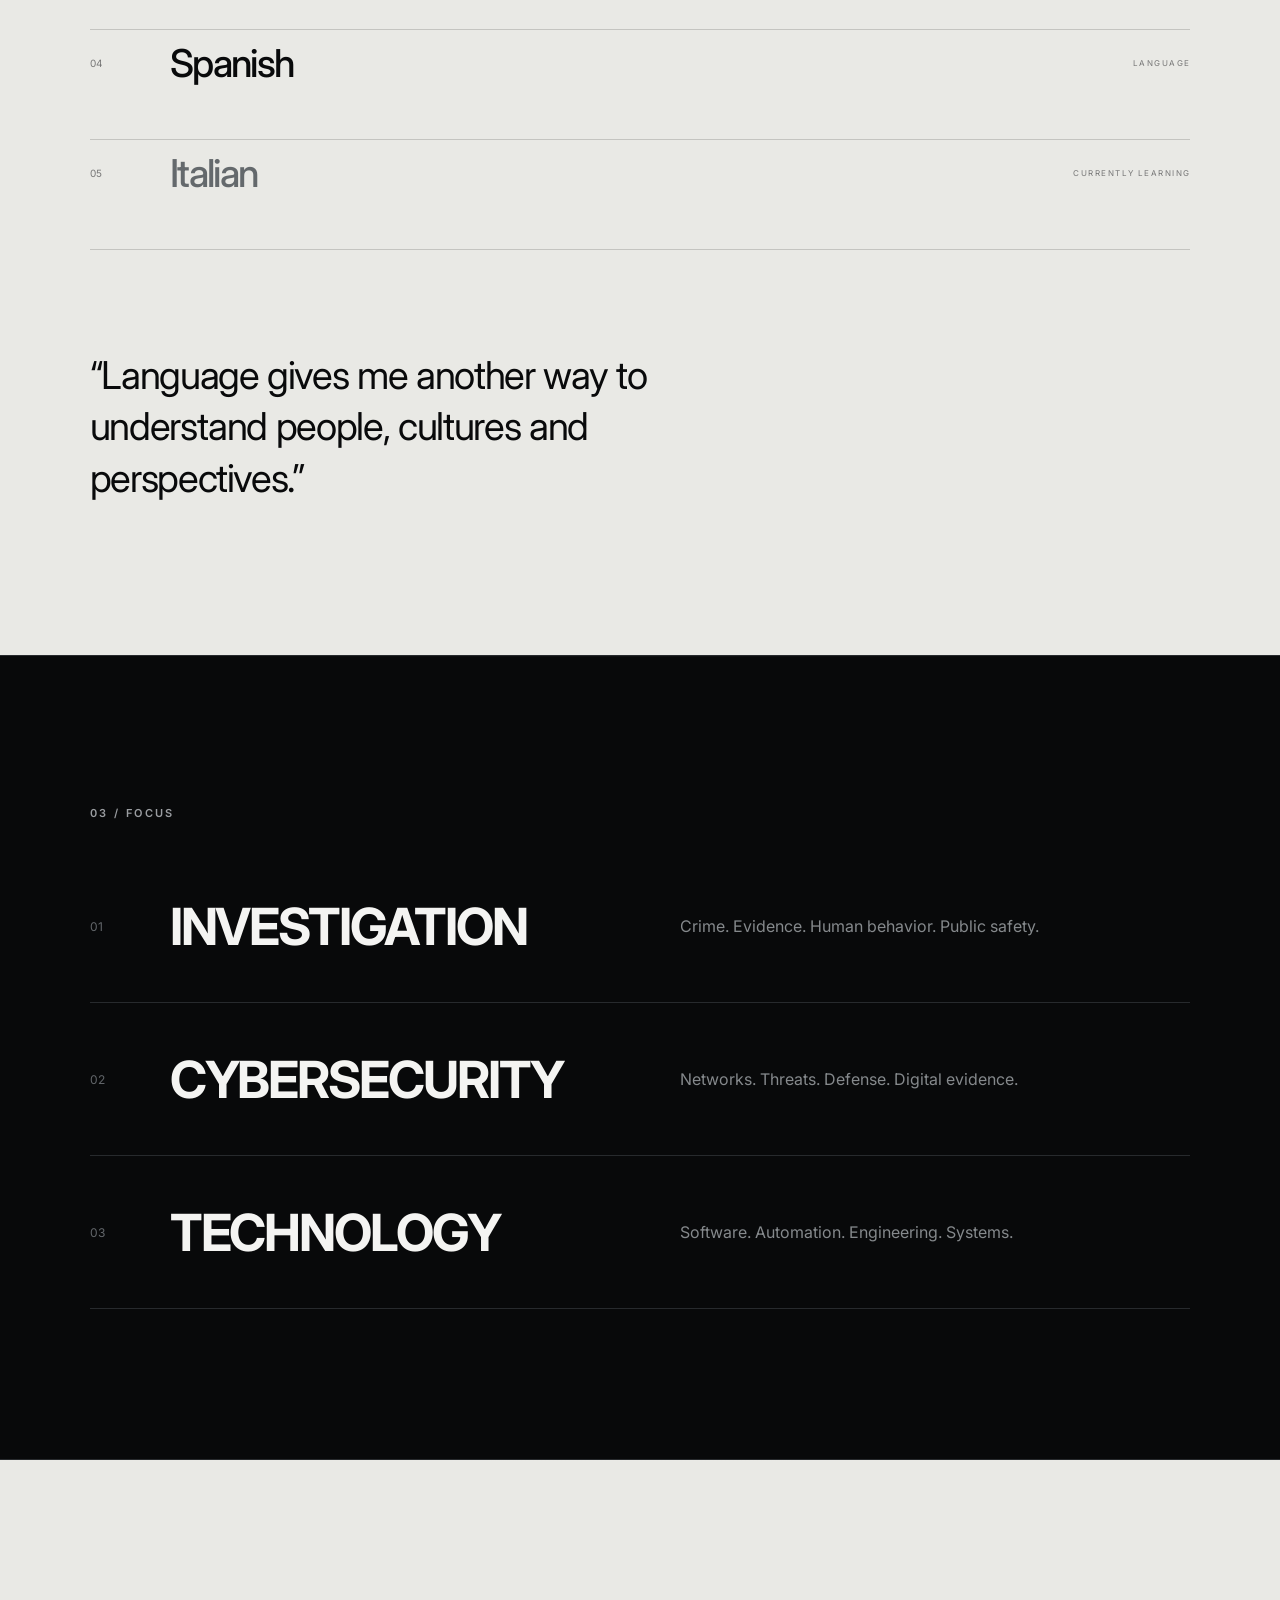
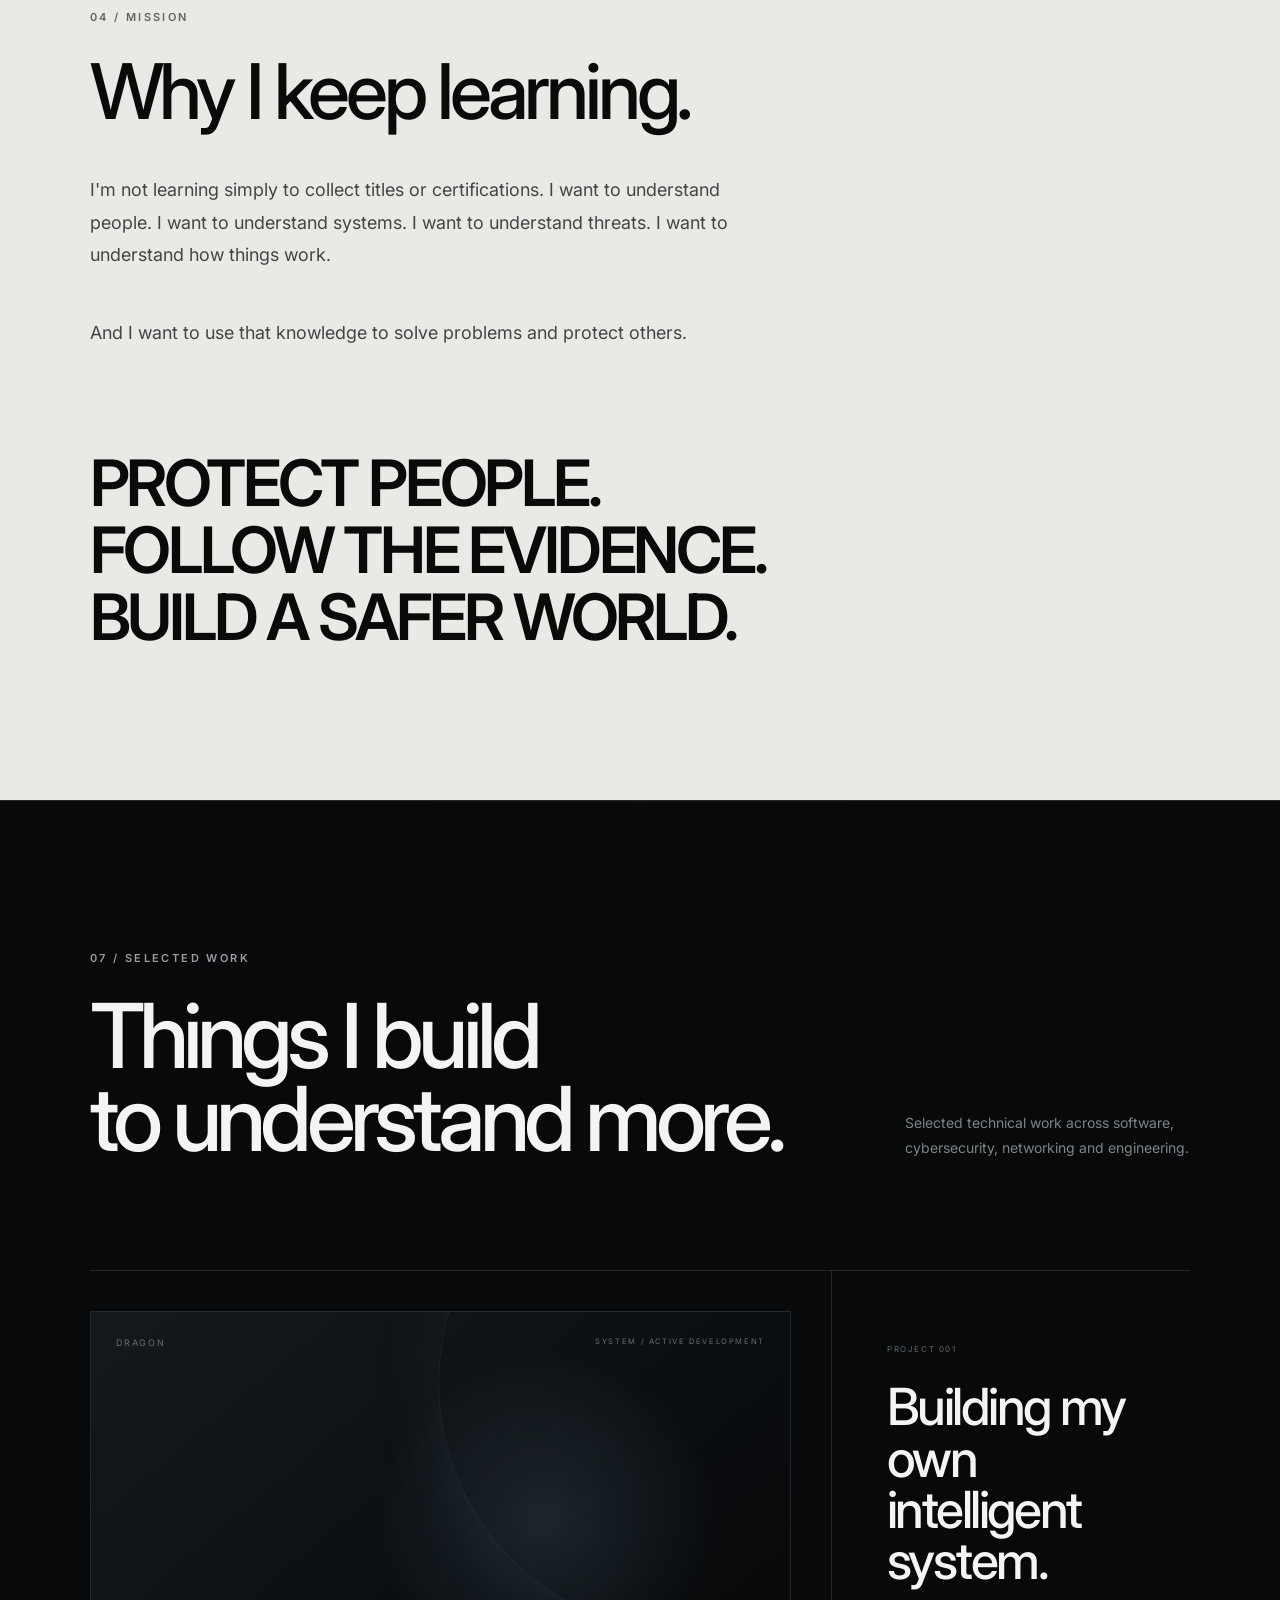
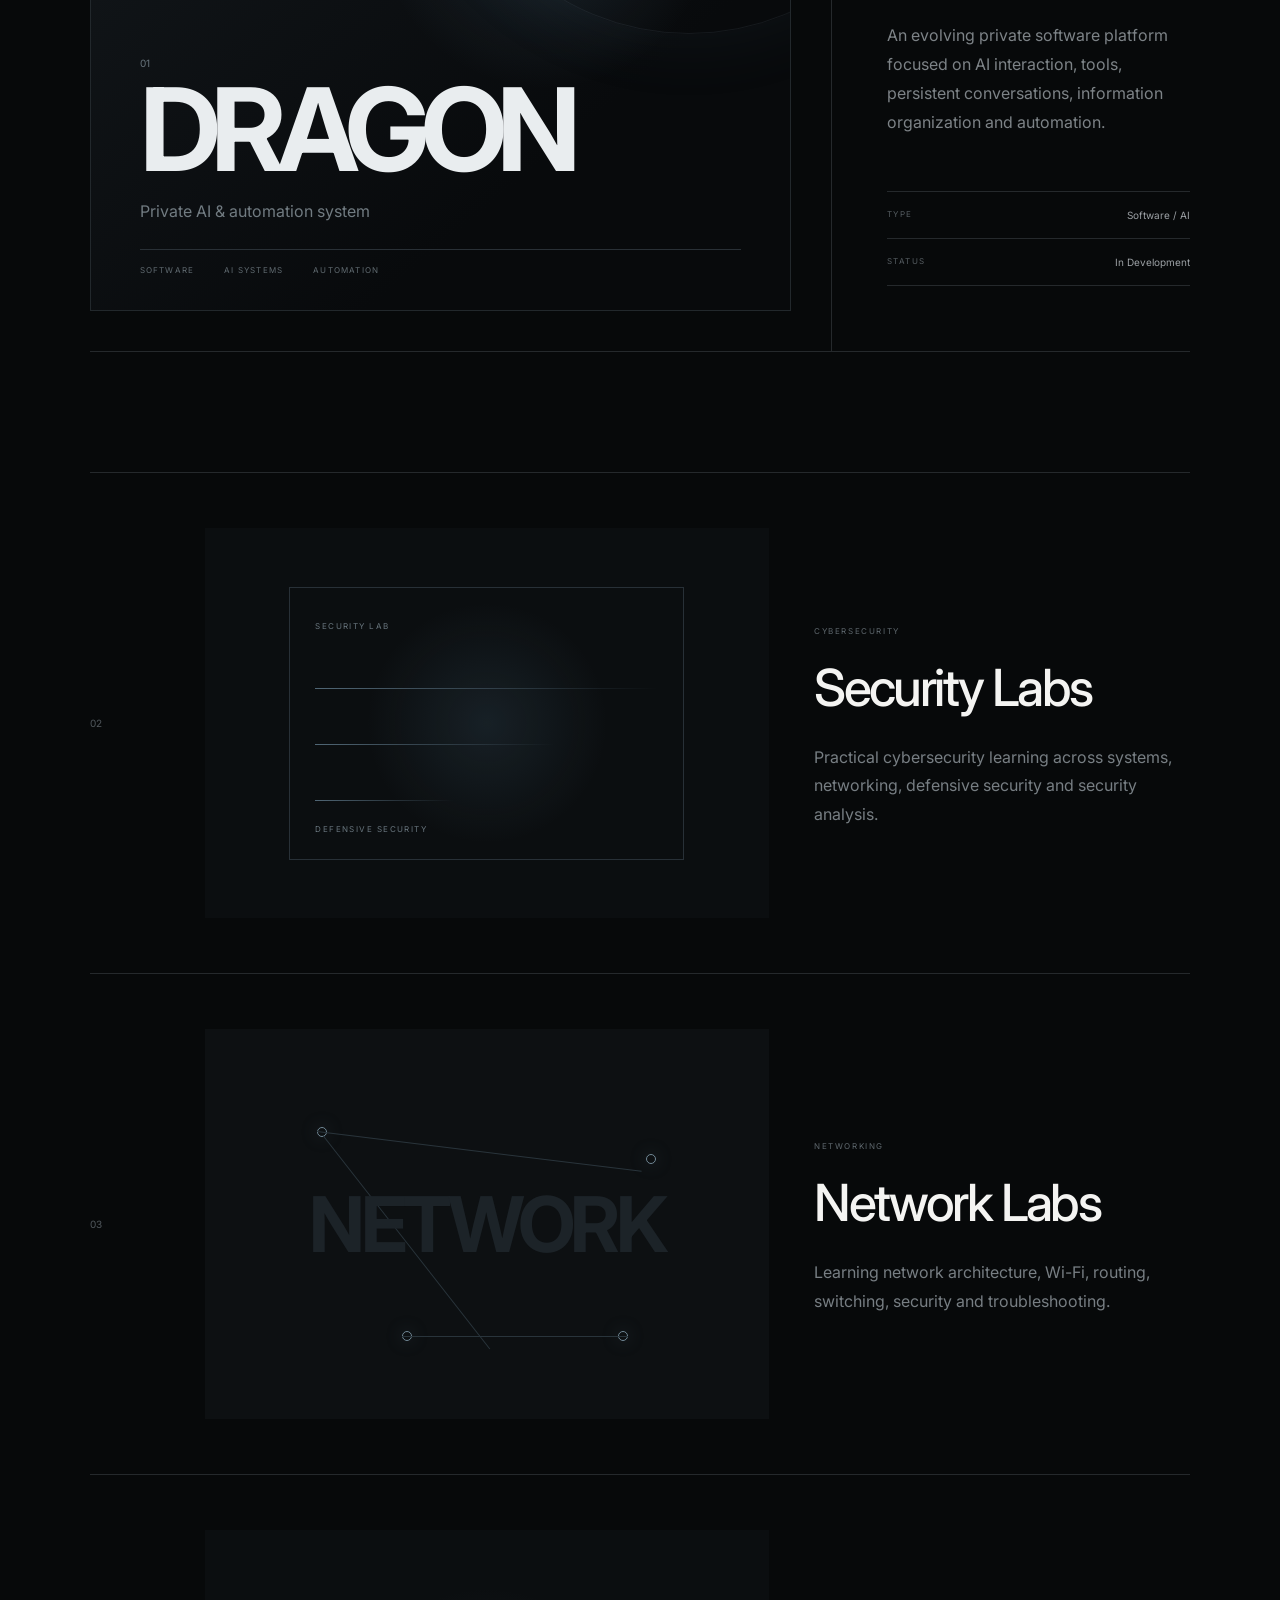
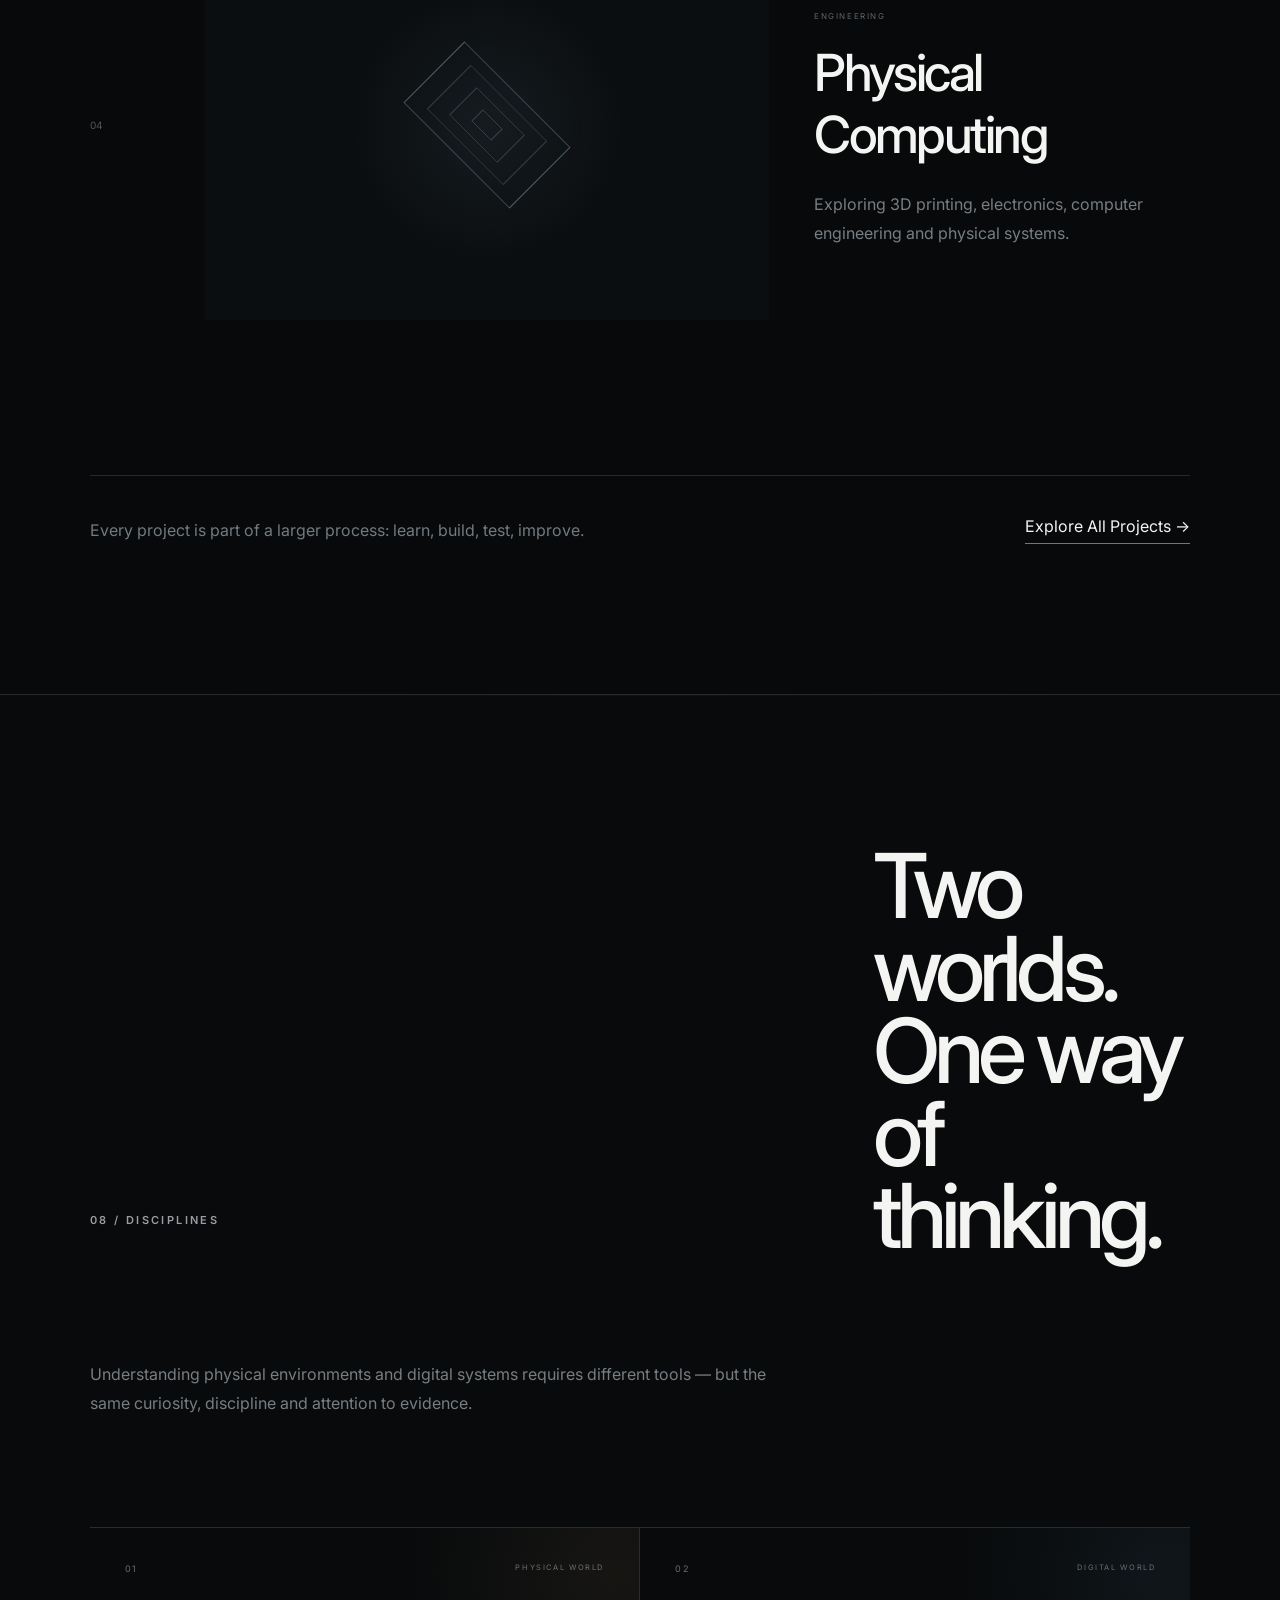
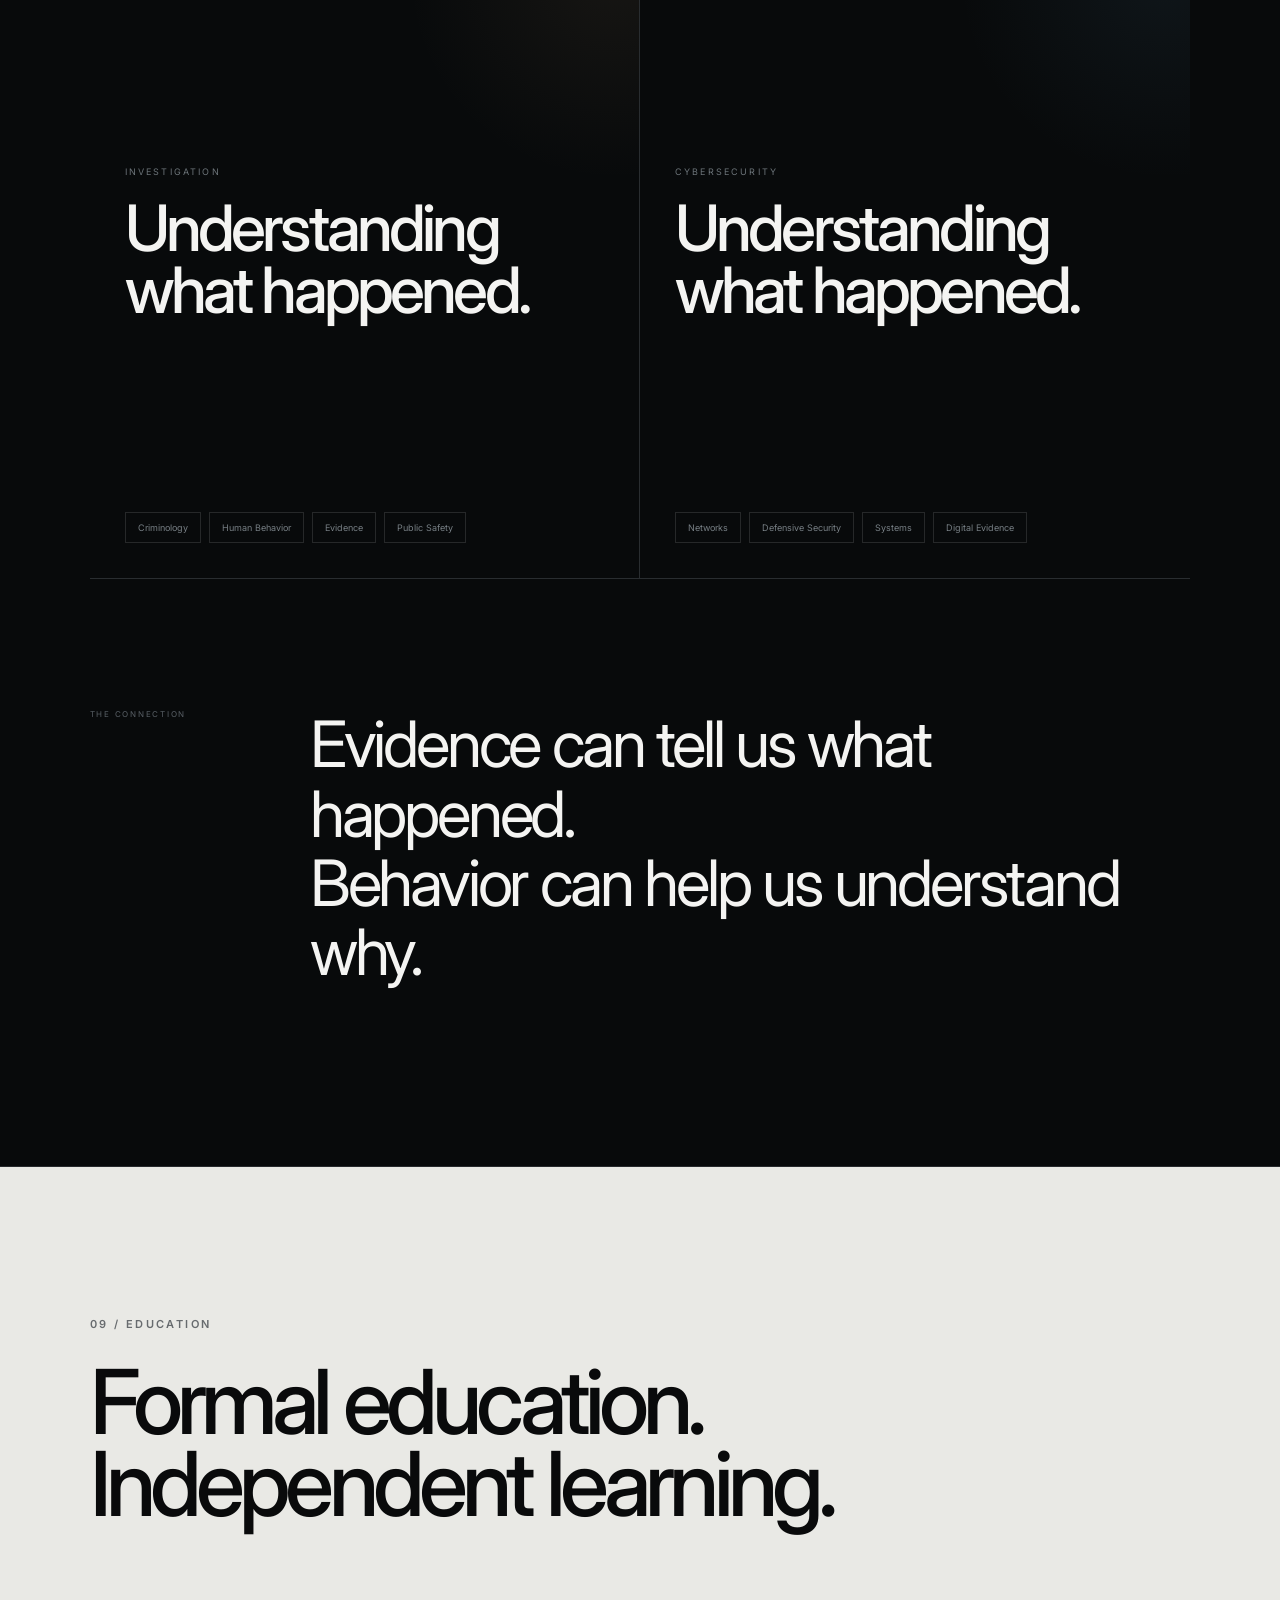
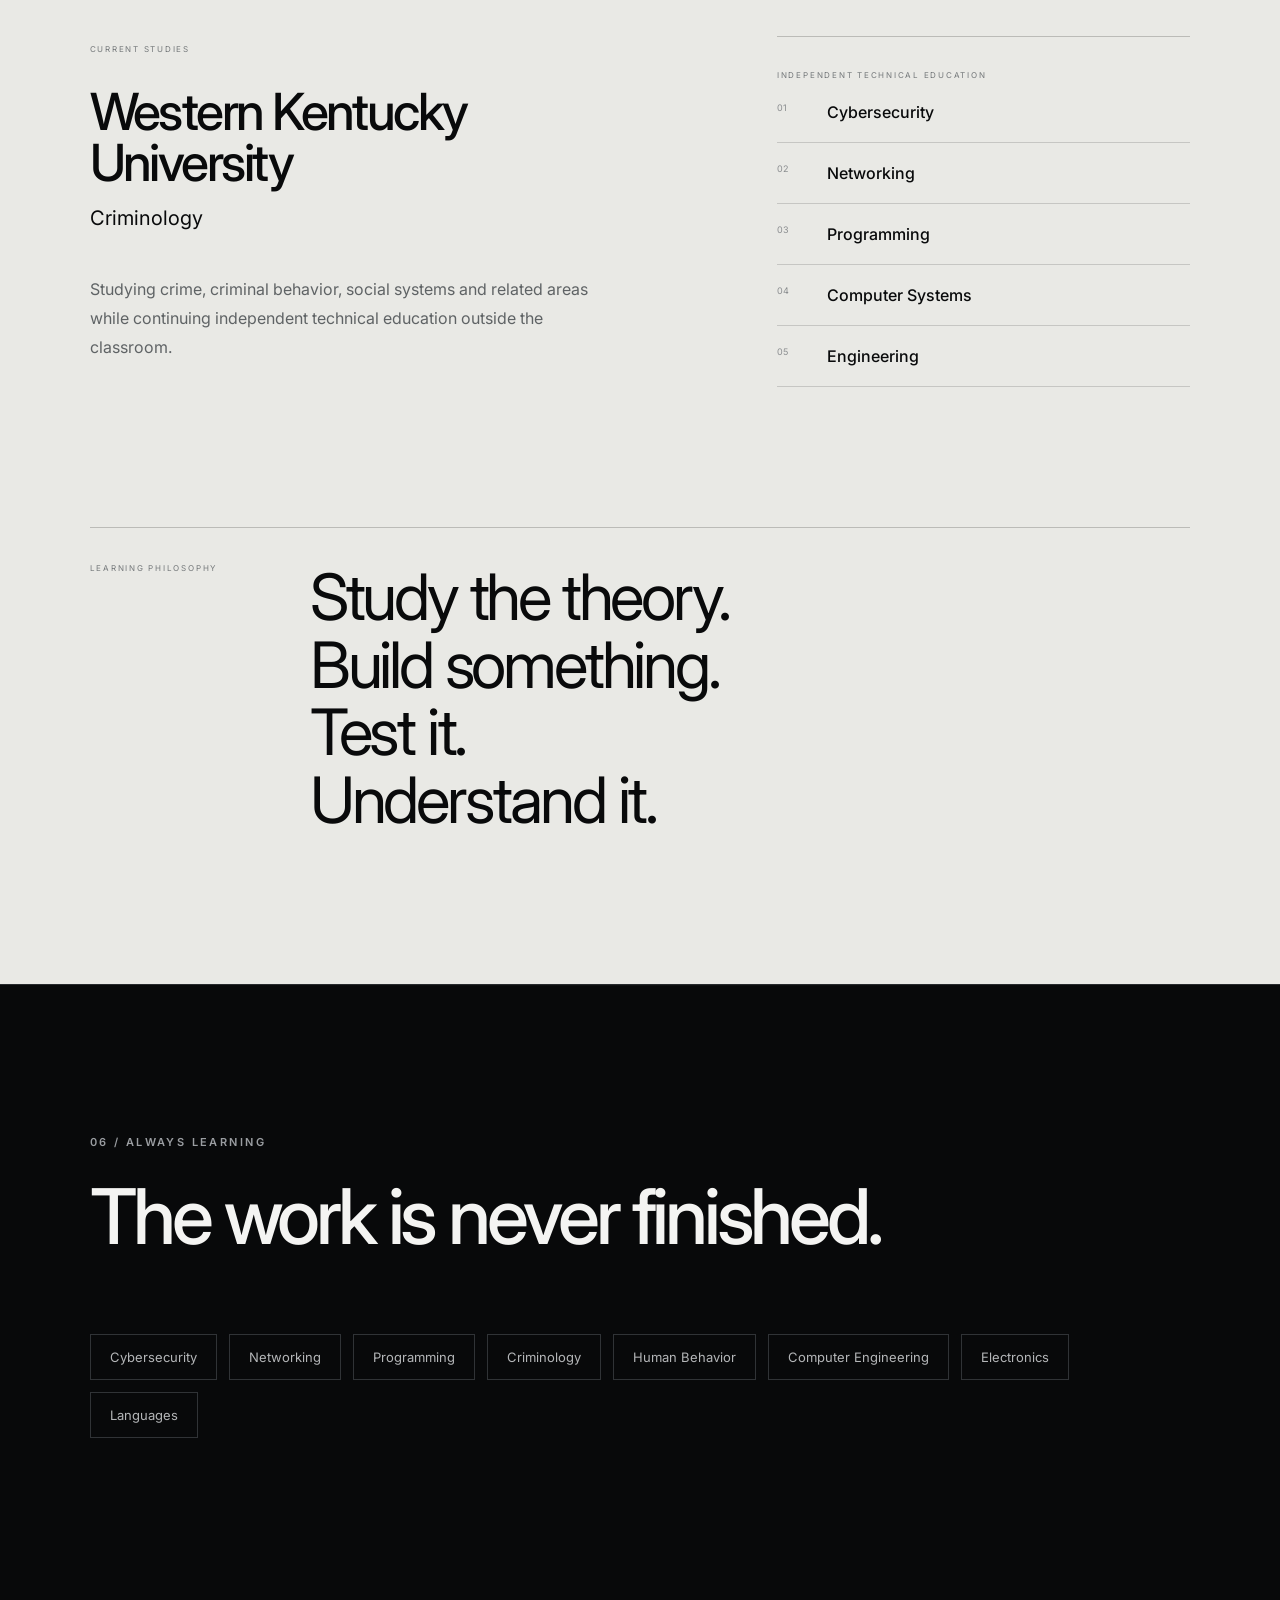
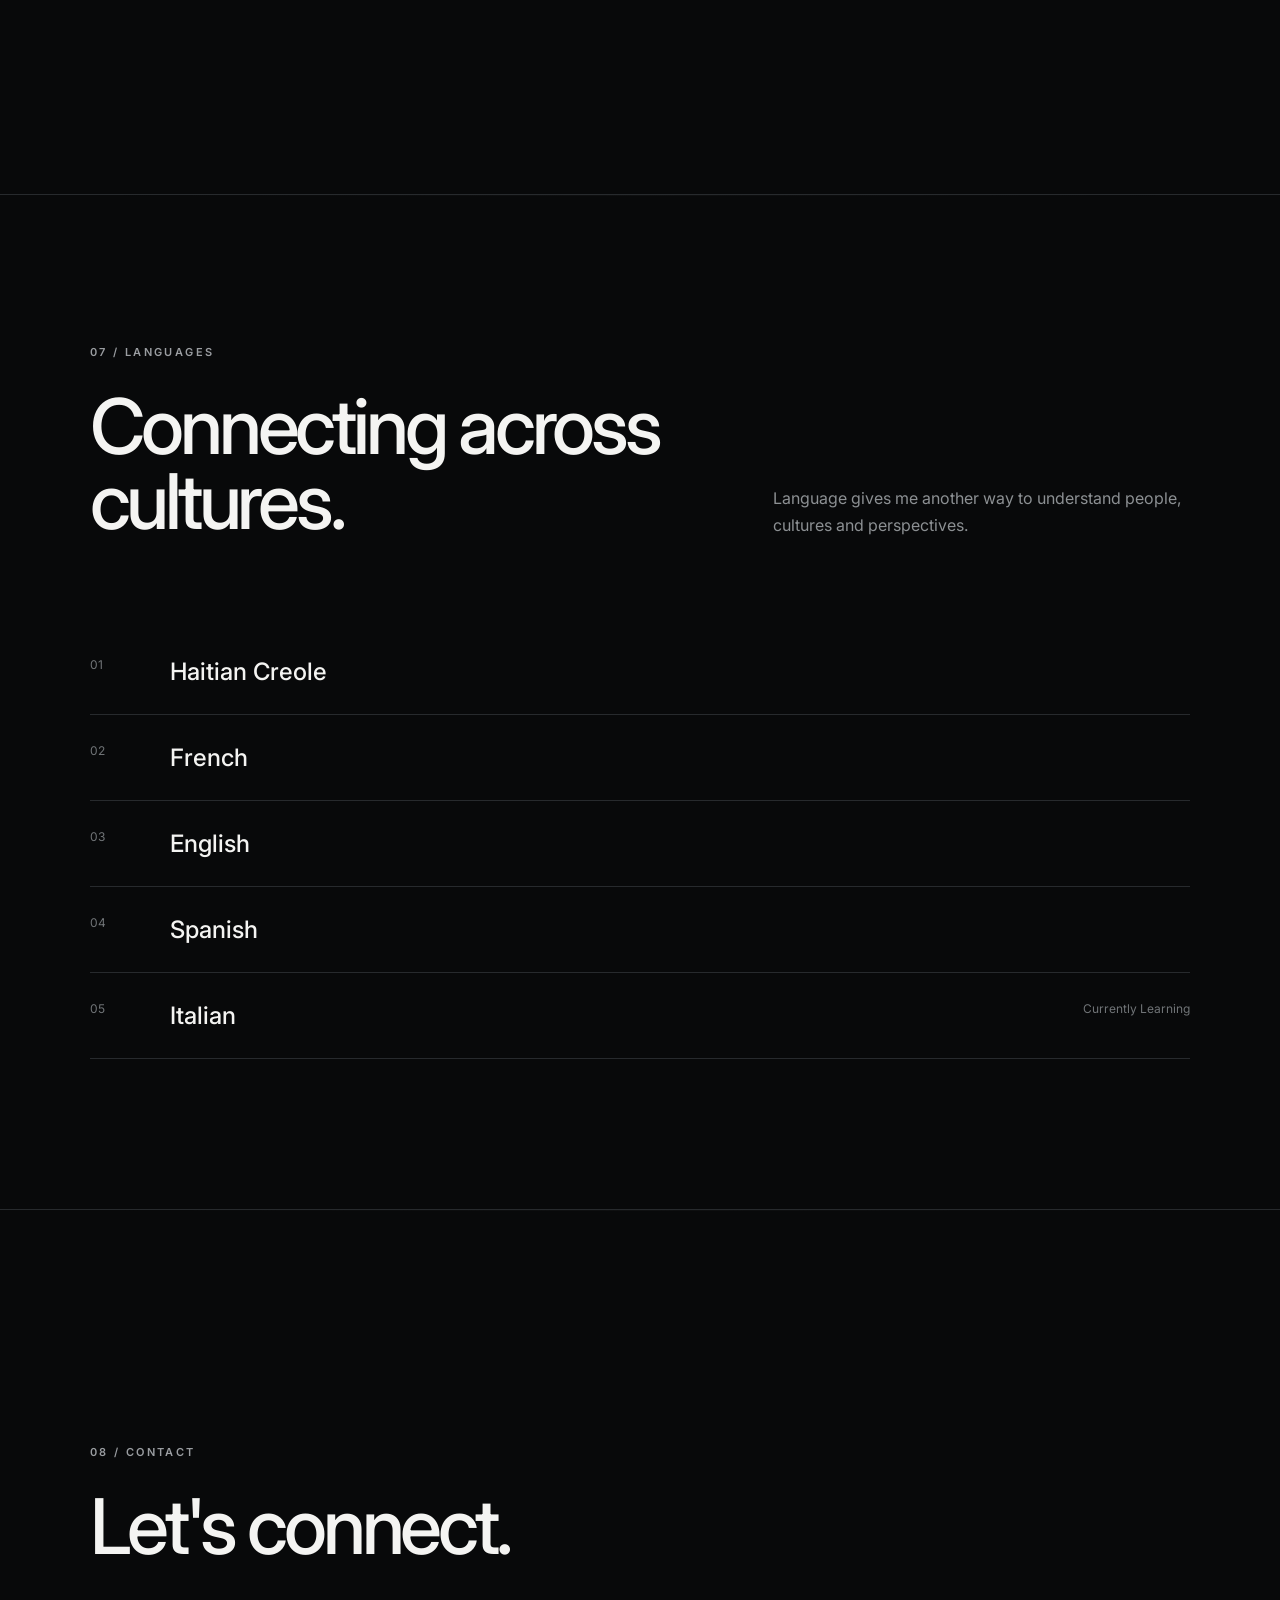
<file: index-before-photo.html>
<!DOCTYPE html>
<html lang="en">
<head>
  <meta charset="UTF-8">
  <meta name="viewport" content="width=device-width, initial-scale=1.0">

  <title>Luckas Celicourt | Cybersecurity, Investigation & Technology</title>
  <meta name="description" content="Official personal website of Luckas Celicourt, exploring cybersecurity, criminal investigation, technology, education, and hands-on technical projects.">

  <meta property="og:title" content="Luckas Celicourt">
  <meta property="og:description" content="Cybersecurity, Investigation & Technology.">
  <meta property="og:type" content="website">

  <link rel="stylesheet" href="css/style.css">
  <link rel="stylesheet" href="css/responsive.css">

<link rel="canonical" href="https://luckascelicourt.com/">

<meta name="author" content="Luckas Celicourt">
<meta name="robots" content="index, follow, max-image-preview:large">

<meta property="og:type" content="profile">
<meta property="og:title" content="Luckas Celicourt | Cybersecurity, Investigation & Technology">
<meta property="og:description" content="Exploring cybersecurity, investigation, technology and human behavior.">
<meta property="og:url" content="https://luckascelicourt.com/">
<meta property="og:site_name" content="Luckas Celicourt">

<meta name="twitter:card" content="summary_large_image">

<link rel="icon" href="/favicon.svg" type="image/svg+xml">

<script type="application/ld+json">
{
  "@context": "https://schema.org",
  "@type": "ProfilePage",
  "name": "Luckas Celicourt",
  "url": "https://luckascelicourt.com/",
  "mainEntity": {
    "@type": "Person",
    "name": "Luckas Celicourt",
    "url": "https://luckascelicourt.com/",
    "sameAs": [
      "https://www.linkedin.com/in/luckascelicourt",
      "https://github.com/LuckasCelicourt"
    ],
    "knowsAbout": [
      "Criminology",
      "Cybersecurity",
      "Criminal Investigation",
      "Digital Forensics",
      "Networking",
      "Programming",
      "Computer Systems",
      "Technology"
    ]
  }
}
</script>

<meta name="theme-color" content="#080a0b">
</head>

<body>

<header class="nav">
  <a href="/" class="logo">LC.</a>

  <nav>
    <a href="#about">About</a>
    <a href="#work">Work</a>
    <a href="#projects">Projects</a>
    <a href="#learning">Learning</a>
    <a href="#contact">Contact</a>
  </nav>

  <button class="menu-btn" aria-label="Open menu">Menu</button>
</header>


<main>

<section class="hero">

  <div class="hero-bg"></div>

  <!-- PHOTO WILL BE ADDED IN FINAL VISUAL PASS -->
  <div class="hero-portrait" aria-hidden="true">
    <div class="portrait-placeholder">
      <span>PORTRAIT</span>
      <small>FINAL PHOTO PASS</small>
    </div>
  </div>

  <div class="hero-content">

    <div class="hero-status">
      <span class="status-dot"></span>
      PERSONAL ARCHIVE / 2026
    </div>

    <p class="eyebrow">LUCKAS CELICOURT</p>

    <h1>
      Physical World.<br>
      Digital World.<br>
      <span>One Mission.</span>
    </h1>

    <p class="hero-mission">A SAFER WORLD.</p>

    <p class="hero-copy">
      Exploring the intersection of human behavior,
      investigation, cybersecurity and technology.
    </p>

    <div class="hero-actions">
      <a href="#projects" class="primary">Explore My Work</a>
      <a href="#about" class="secondary">Discover My Story →</a>
    </div>

  </div>

  <aside class="hero-side">
    <span>FOCUS</span>

    <p>
      Investigation<br>
      Cybersecurity<br>
      Technology
    </p>

    <div class="hero-index">
      <strong>LC</strong>
      <small>01 — 08</small>
    </div>
  </aside>

  <div class="hero-bottom">

    <a href="#work">
      <small>01</small>
      <strong>Investigation</strong>
      <span>Human behavior & evidence</span>
    </a>

    <a href="#work">
      <small>02</small>
      <strong>Cybersecurity</strong>
      <span>Digital systems & defense</span>
    </a>

    <a href="#projects">
      <small>03</small>
      <strong>Technology</strong>
      <span>Building & engineering</span>
    </a>

    <a href="#learning">
      <small>04</small>
      <strong>Learning</strong>
      <span>Continuous development</span>
    </a>

  </div>

  <div class="scroll">
    SCROLL TO EXPLORE ↓
  </div>

</section>


<section class="statement section reveal">
  <p class="section-number">01 / IDENTITY</p>

  <h2>
    Understanding people.<br>
    Understanding systems.
  </h2>

  <p class="large-copy">
    My interests sit at the intersection of criminology,
    human behavior, cybersecurity, investigation and technology.
  </p>
</section>


<section id="about" class="about section">

  <div class="section-heading reveal">
    <p class="section-number">02 / ABOUT</p>
    <h2>Curiosity became a direction.</h2>
  </div>

  <div class="about-grid reveal">

    <div class="about-large">
      <p>
        I've always been interested in two things:
        understanding people and understanding how things work.
      </p>
    </div>

    <div class="about-copy">
      <p>
        Originally from Haiti, my journey has taken me through
        different cultures, languages, areas of study, and eventually
        to the United States.
      </p>

      <p>
        Today, I study criminology while continuously developing
        practical knowledge across cybersecurity, technology,
        networking and computer systems.
      </p>

      <a href="pages/about.html">More About Me →</a>
    </div>

  </div>
</section>



<section class="roots section">

  <div class="roots-head reveal">
    <p class="section-number">03 / ROOTS</p>

    <h2>
      Different places.<br>
      Different perspectives.
    </h2>
  </div>

  <div class="roots-stage reveal">

    <div class="roots-place haiti">
      <span>ORIGIN</span>
      <strong>HAITI</strong>
      <small>18.9712° N</small>
    </div>

    <div class="journey-line">
      <div class="journey-dot"></div>
      <div class="journey-track"></div>
      <div class="journey-dot"></div>
    </div>

    <div class="roots-place usa">
      <span>PRESENT</span>
      <strong>UNITED STATES</strong>
      <small>38.0000° N</small>
    </div>

  </div>

  <div class="roots-copy reveal">

    <p class="roots-large">
      My background shaped how I see people,
      opportunity, technology and the world around me.
    </p>

    <p>
      Originally from Haiti, my journey has exposed me to
      different cultures, languages and areas of study.
      Today, that perspective continues to influence how
      I learn, build and approach problems.
    </p>

  </div>

</section>


<section class="culture section">

  <div class="culture-intro reveal">

    <p class="section-number">04 / COMMUNICATION</p>

    <h2>
      One world.<br>
      Many ways to understand it.
    </h2>

  </div>

  <div class="culture-languages">

    <div class="culture-row reveal">
      <span>01</span>
      <strong>Haitian Creole</strong>
      <small>LANGUAGE</small>
    </div>

    <div class="culture-row reveal">
      <span>02</span>
      <strong>French</strong>
      <small>LANGUAGE</small>
    </div>

    <div class="culture-row reveal">
      <span>03</span>
      <strong>English</strong>
      <small>LANGUAGE</small>
    </div>

    <div class="culture-row reveal">
      <span>04</span>
      <strong>Spanish</strong>
      <small>LANGUAGE</small>
    </div>

    <div class="culture-row reveal learning-language">
      <span>05</span>
      <strong>Italian</strong>
      <small>CURRENTLY LEARNING</small>
    </div>

  </div>

  <p class="culture-quote reveal">
    “Language gives me another way to understand
    people, cultures and perspectives.”
  </p>

</section>

<section id="work" class="worlds section">

  <p class="section-number reveal">03 / FOCUS</p>

  <div class="world reveal">
    <span>01</span>
    <h3>INVESTIGATION</h3>
    <p>Crime. Evidence. Human behavior. Public safety.</p>
  </div>

  <div class="world reveal">
    <span>02</span>
    <h3>CYBERSECURITY</h3>
    <p>Networks. Threats. Defense. Digital evidence.</p>
  </div>

  <div class="world reveal">
    <span>03</span>
    <h3>TECHNOLOGY</h3>
    <p>Software. Automation. Engineering. Systems.</p>
  </div>

</section>


<section class="mission section">

  <div class="mission-content reveal">
    <p class="section-number">04 / MISSION</p>

    <h2>Why I keep learning.</h2>

    <p>
      I'm not learning simply to collect titles or certifications.
      I want to understand people. I want to understand systems.
      I want to understand threats. I want to understand how things work.
    </p>

    <p>
      And I want to use that knowledge to solve problems and protect others.
    </p>

    <div class="mission-end">
      PROTECT PEOPLE.<br>
      FOLLOW THE EVIDENCE.<br>
      BUILD A SAFER WORLD.
    </div>
  </div>

</section>


<section id="projects" class="showcase section">

  <div class="showcase-head reveal">
    <div>
      <p class="section-number">07 / SELECTED WORK</p>
      <h2>Things I build<br>to understand more.</h2>
    </div>

    <p class="showcase-intro">
      Selected technical work across software,
      cybersecurity, networking and engineering.
    </p>
  </div>


  <article class="featured-project reveal">

    <div class="featured-visual">
      <div class="project-ui">
        <div class="ui-top">
          <span>DRAGON</span>
          <small>SYSTEM / ACTIVE DEVELOPMENT</small>
        </div>

        <div class="ui-center">
          <span>01</span>
          <strong>DRAGON</strong>
          <p>Private AI & automation system</p>
        </div>

        <div class="ui-bottom">
          <span>SOFTWARE</span>
          <span>AI SYSTEMS</span>
          <span>AUTOMATION</span>
        </div>
      </div>
    </div>

    <div class="featured-info">

      <div>
        <span class="project-id">PROJECT 001</span>

        <h3>Building my own<br>intelligent system.</h3>

        <p>
          An evolving private software platform focused on
          AI interaction, tools, persistent conversations,
          information organization and automation.
        </p>
      </div>

      <div class="project-meta">
        <div>
          <small>TYPE</small>
          <span>Software / AI</span>
        </div>

        <div>
          <small>STATUS</small>
          <span>In Development</span>
        </div>
      </div>

    </div>

  </article>


  <div class="project-editorial">


    <article class="editorial-project reveal">

      <div class="editorial-number">02</div>

      <div class="editorial-visual cyber-visual">

        <div class="cyber-interface">
          <span>SECURITY LAB</span>

          <div></div>
          <div></div>
          <div></div>

          <small>DEFENSIVE SECURITY</small>
        </div>

      </div>

      <div class="editorial-content">

        <small>CYBERSECURITY</small>

        <h3>Security Labs</h3>

        <p>
          Practical cybersecurity learning across systems,
          networking, defensive security and security analysis.
        </p>

      </div>

    </article>


    <article class="editorial-project reveal">

      <div class="editorial-number">03</div>

      <div class="editorial-visual network-visual">

        <div class="network-map">

          <span class="node n1"></span>
          <span class="node n2"></span>
          <span class="node n3"></span>
          <span class="node n4"></span>

          <i class="network-line l1"></i>
          <i class="network-line l2"></i>
          <i class="network-line l3"></i>

          <strong>NETWORK</strong>

        </div>

      </div>

      <div class="editorial-content">

        <small>NETWORKING</small>

        <h3>Network Labs</h3>

        <p>
          Learning network architecture, Wi-Fi,
          routing, switching, security and troubleshooting.
        </p>

      </div>

    </article>


    <article class="editorial-project reveal">

      <div class="editorial-number">04</div>

      <div class="editorial-visual engineering-visual">

        <div class="engineering-object">
          <span></span>
          <span></span>
          <span></span>
        </div>

      </div>

      <div class="editorial-content">

        <small>ENGINEERING</small>

        <h3>Physical Computing</h3>

        <p>
          Exploring 3D printing, electronics,
          computer engineering and physical systems.
        </p>

      </div>

    </article>

  </div>


  <div class="showcase-end reveal">

    <p>
      Every project is part of a larger process:
      learn, build, test, improve.
    </p>

    <a href="pages/projects.html">
      Explore All Projects →
    </a>

  </div>

</section>



<section class="discipline section">

  <div class="discipline-head reveal">
    <p class="section-number">08 / DISCIPLINES</p>

    <h2>
      Two worlds.<br>
      One way of thinking.
    </h2>

    <p>
      Understanding physical environments and digital systems
      requires different tools — but the same curiosity,
      discipline and attention to evidence.
    </p>
  </div>


  <div class="discipline-split">

    <article class="discipline-panel investigation-panel reveal">

      <div class="discipline-top">
        <span>01</span>
        <small>PHYSICAL WORLD</small>
      </div>

      <div class="discipline-center">
        <p>INVESTIGATION</p>

        <h3>
          Understanding<br>
          what happened.
        </h3>
      </div>

      <div class="discipline-bottom">
        <span>Criminology</span>
        <span>Human Behavior</span>
        <span>Evidence</span>
        <span>Public Safety</span>
      </div>

    </article>


    <article class="discipline-panel cyber-panel reveal">

      <div class="discipline-top">
        <span>02</span>
        <small>DIGITAL WORLD</small>
      </div>

      <div class="discipline-center">
        <p>CYBERSECURITY</p>

        <h3>
          Understanding<br>
          what happened.
        </h3>
      </div>

      <div class="discipline-bottom">
        <span>Networks</span>
        <span>Defensive Security</span>
        <span>Systems</span>
        <span>Digital Evidence</span>
      </div>

    </article>

  </div>


  <div class="evidence-statement reveal">

    <span>THE CONNECTION</span>

    <blockquote>
      Evidence can tell us what happened.<br>
      Behavior can help us understand why.
    </blockquote>

  </div>

</section>


<section class="education section">

  <div class="education-head reveal">

    <p class="section-number">09 / EDUCATION</p>

    <h2>
      Formal education.<br>
      Independent learning.
    </h2>

  </div>


  <div class="education-layout">

    <div class="education-primary reveal">

      <span class="education-label">CURRENT STUDIES</span>

      <h3>Western Kentucky University</h3>

      <p class="education-field">
        Criminology
      </p>

      <p class="education-description">
        Studying crime, criminal behavior, social systems
        and related areas while continuing independent
        technical education outside the classroom.
      </p>

    </div>


    <div class="education-secondary reveal">

      <span class="education-label">
        INDEPENDENT TECHNICAL EDUCATION
      </span>

      <div class="education-item">
        <span>01</span>
        <strong>Cybersecurity</strong>
      </div>

      <div class="education-item">
        <span>02</span>
        <strong>Networking</strong>
      </div>

      <div class="education-item">
        <span>03</span>
        <strong>Programming</strong>
      </div>

      <div class="education-item">
        <span>04</span>
        <strong>Computer Systems</strong>
      </div>

      <div class="education-item">
        <span>05</span>
        <strong>Engineering</strong>
      </div>

    </div>

  </div>


  <div class="education-philosophy reveal">

    <small>LEARNING PHILOSOPHY</small>

    <p>
      Study the theory.<br>
      Build something.<br>
      Test it.<br>
      Understand it.
    </p>

  </div>

</section>
<section id="learning" class="learning section">

  <p class="section-number reveal">06 / ALWAYS LEARNING</p>

  <h2 class="reveal">
    The work is never finished.
  </h2>

  <div class="learning-list reveal">
    <span>Cybersecurity</span>
    <span>Networking</span>
    <span>Programming</span>
    <span>Criminology</span>
    <span>Human Behavior</span>
    <span>Computer Engineering</span>
    <span>Electronics</span>
    <span>Languages</span>
  </div>

</section>


<section class="languages section">

  <p class="section-number reveal">07 / LANGUAGES</p>

  <div class="language-title reveal">
    <h2>Connecting across cultures.</h2>
    <p>
      Language gives me another way to understand people,
      cultures and perspectives.
    </p>
  </div>

  <div class="language-list reveal">
    <div><span>01</span><strong>Haitian Creole</strong></div>
    <div><span>02</span><strong>French</strong></div>
    <div><span>03</span><strong>English</strong></div>
    <div><span>04</span><strong>Spanish</strong></div>
    <div><span>05</span><strong>Italian</strong><em>Currently Learning</em></div>
  </div>

</section>


<section id="contact" class="contact section">

  <p class="section-number reveal">08 / CONTACT</p>

  <div class="contact-content reveal">
    <h2>Let's connect.</h2>

    <p>
      Technology. Cybersecurity. Investigation.
      Learning. Building.
    </p>

    <a href="pages/contact.html">Contact Me →</a>
  </div>

</section>

</main>


<footer>
  <strong>LUCKAS CELICOURT</strong>

  <p>
    Physical World. Digital World. One Mission: A Safer World.
  </p>

  <span>THE WORK CONTINUES.</span>
</footer>


<script src="js/main.js"></script>
</body>
</html>
</file>
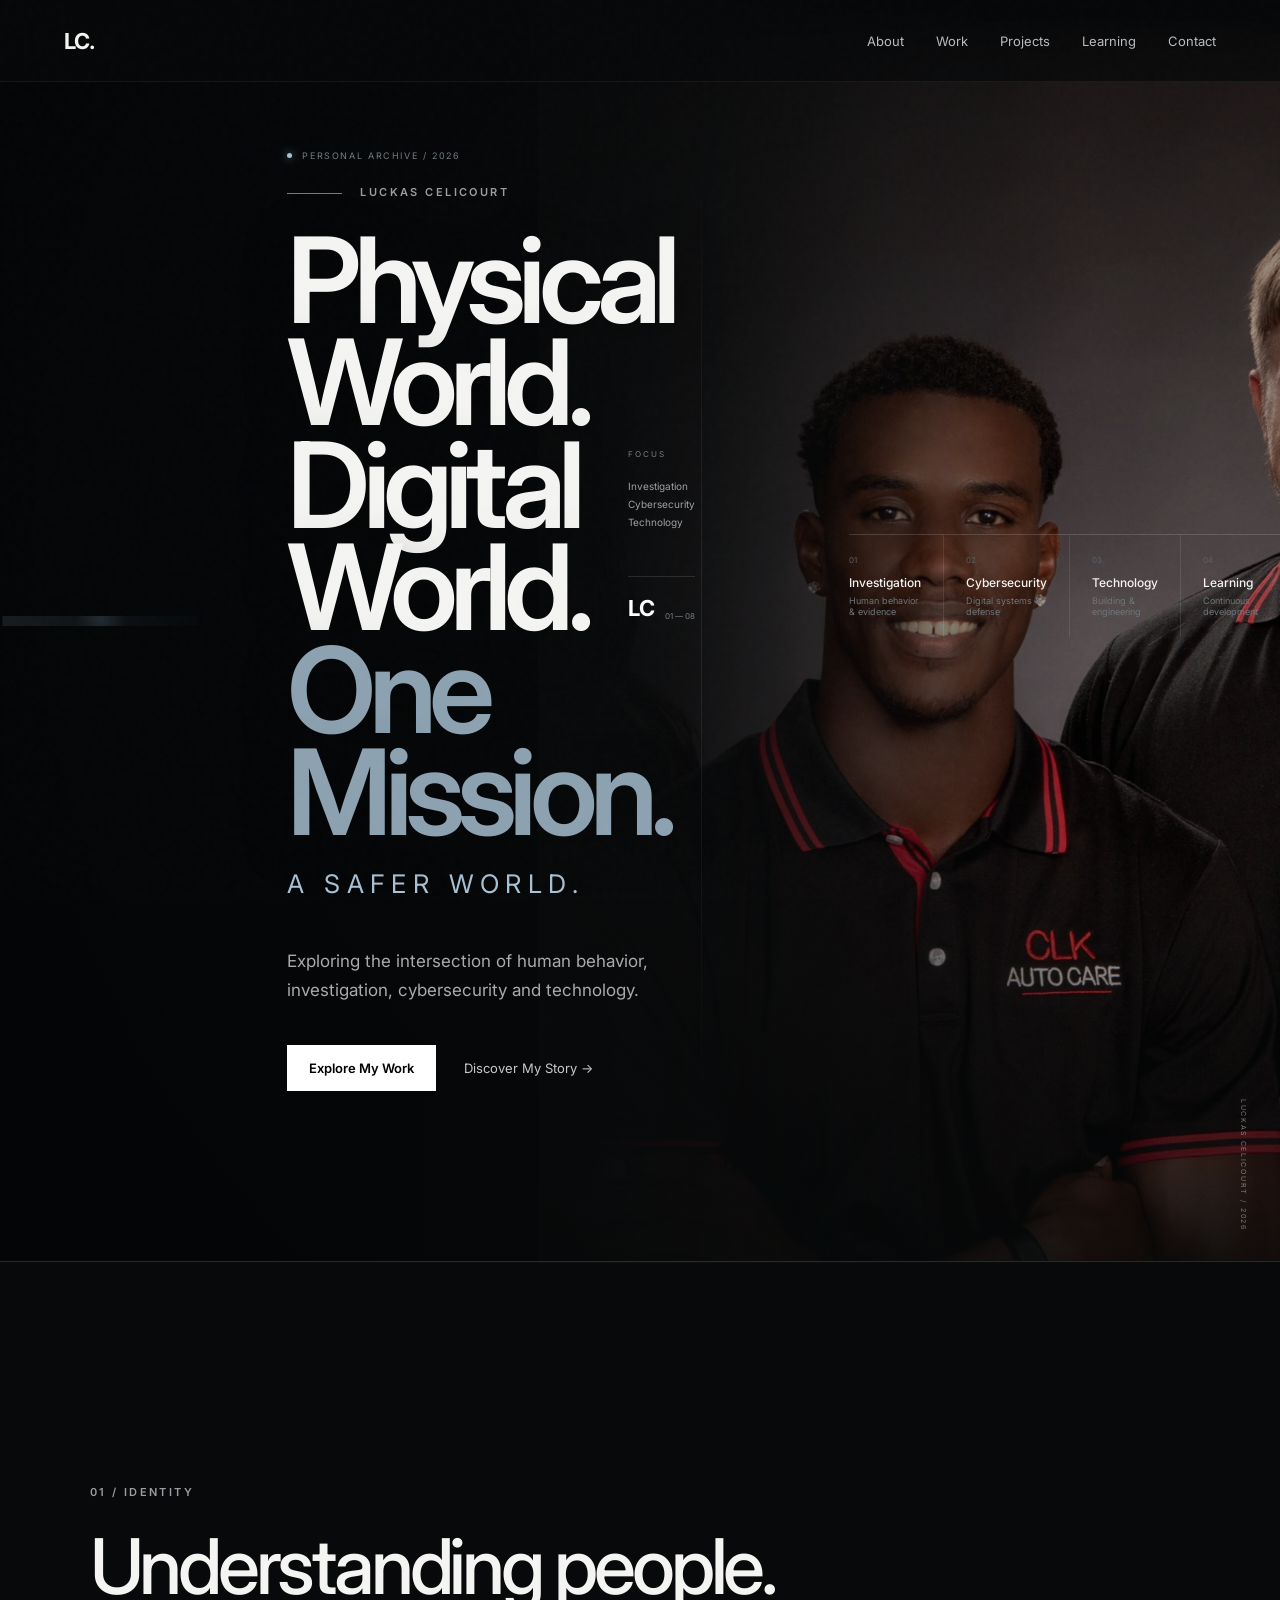
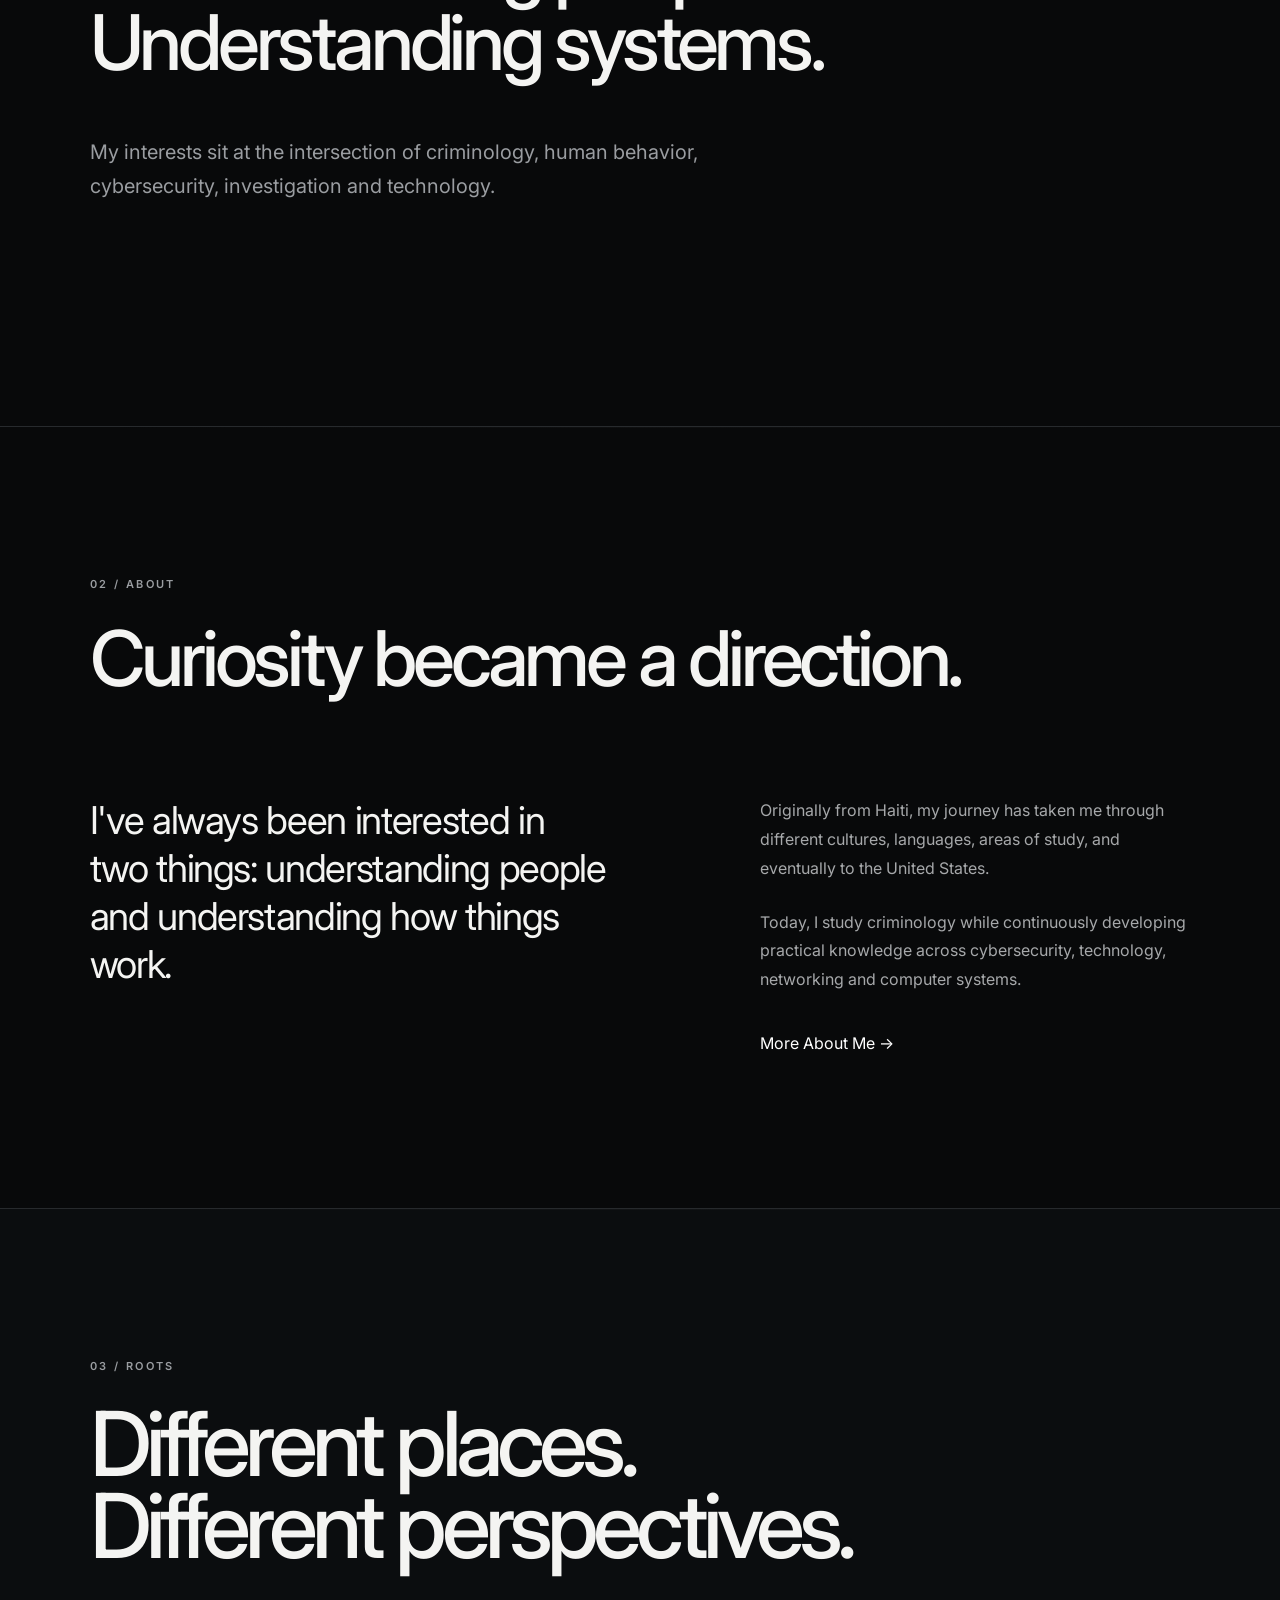
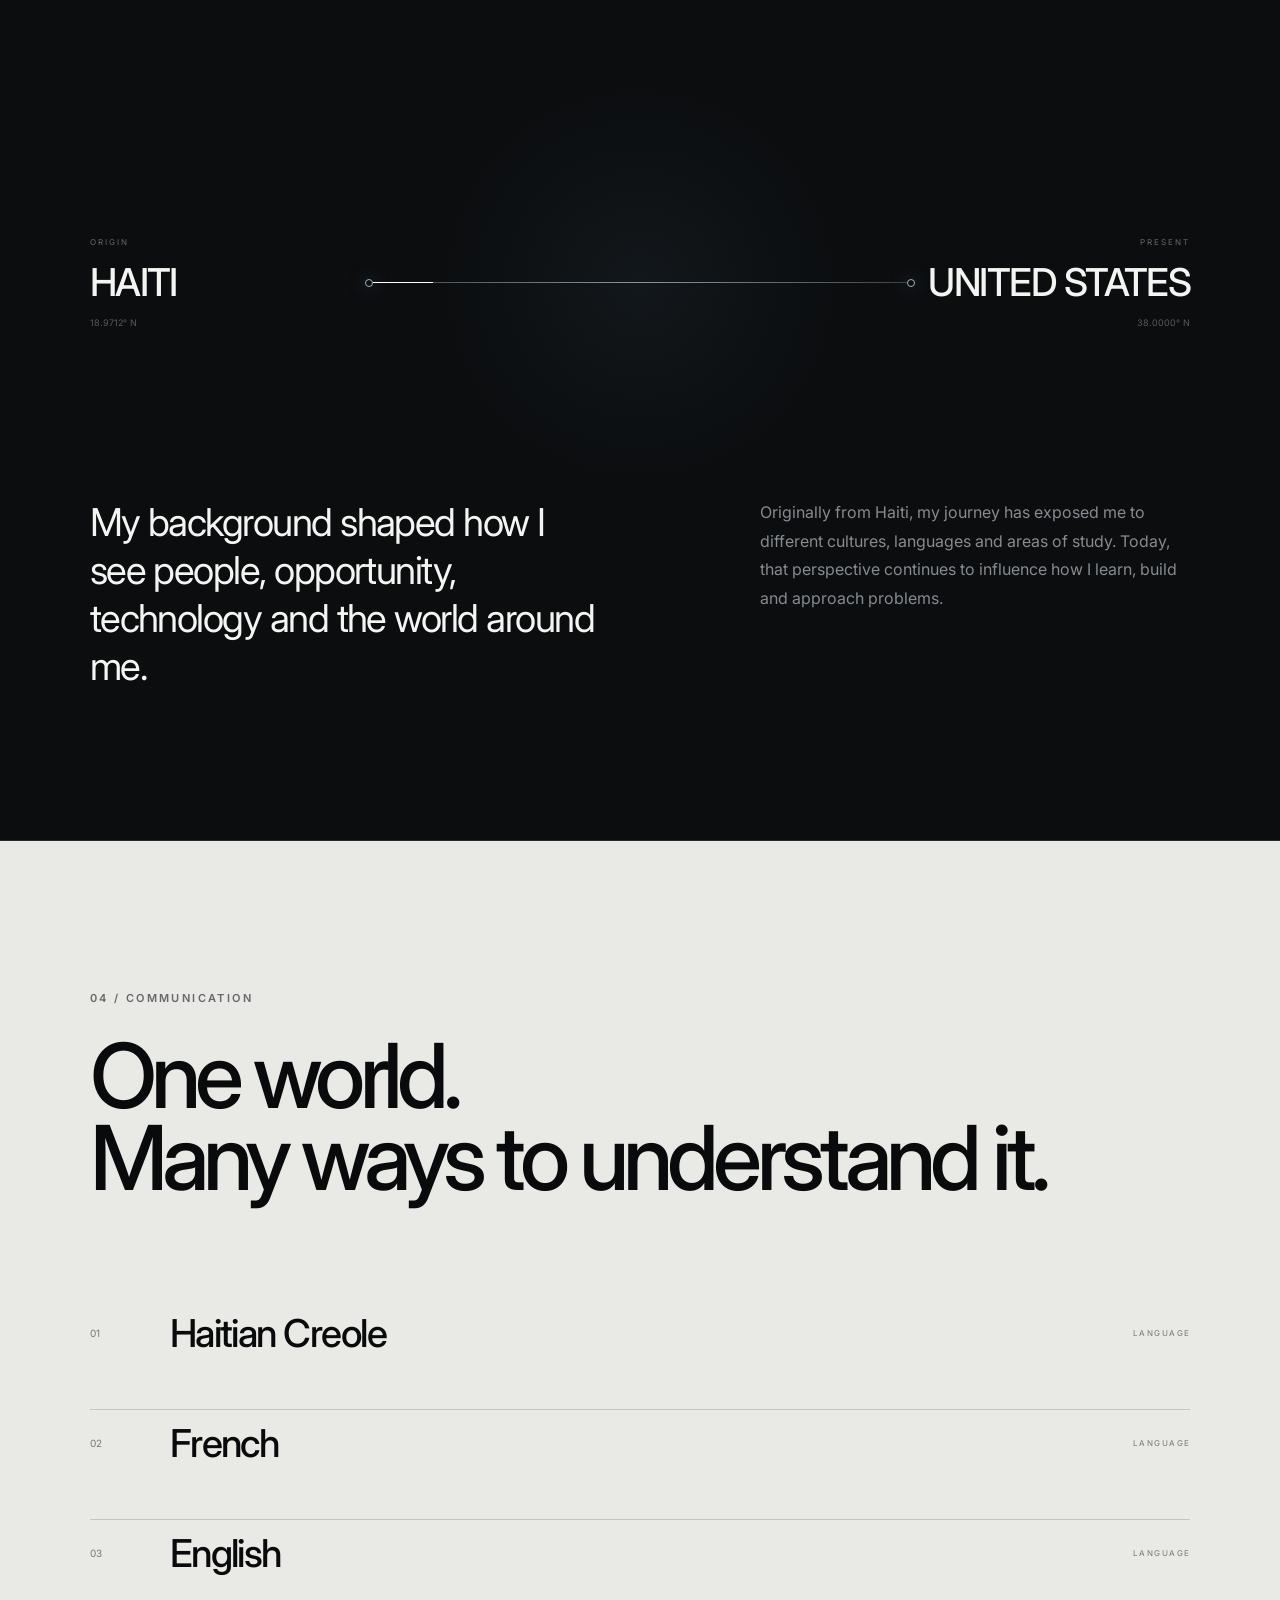
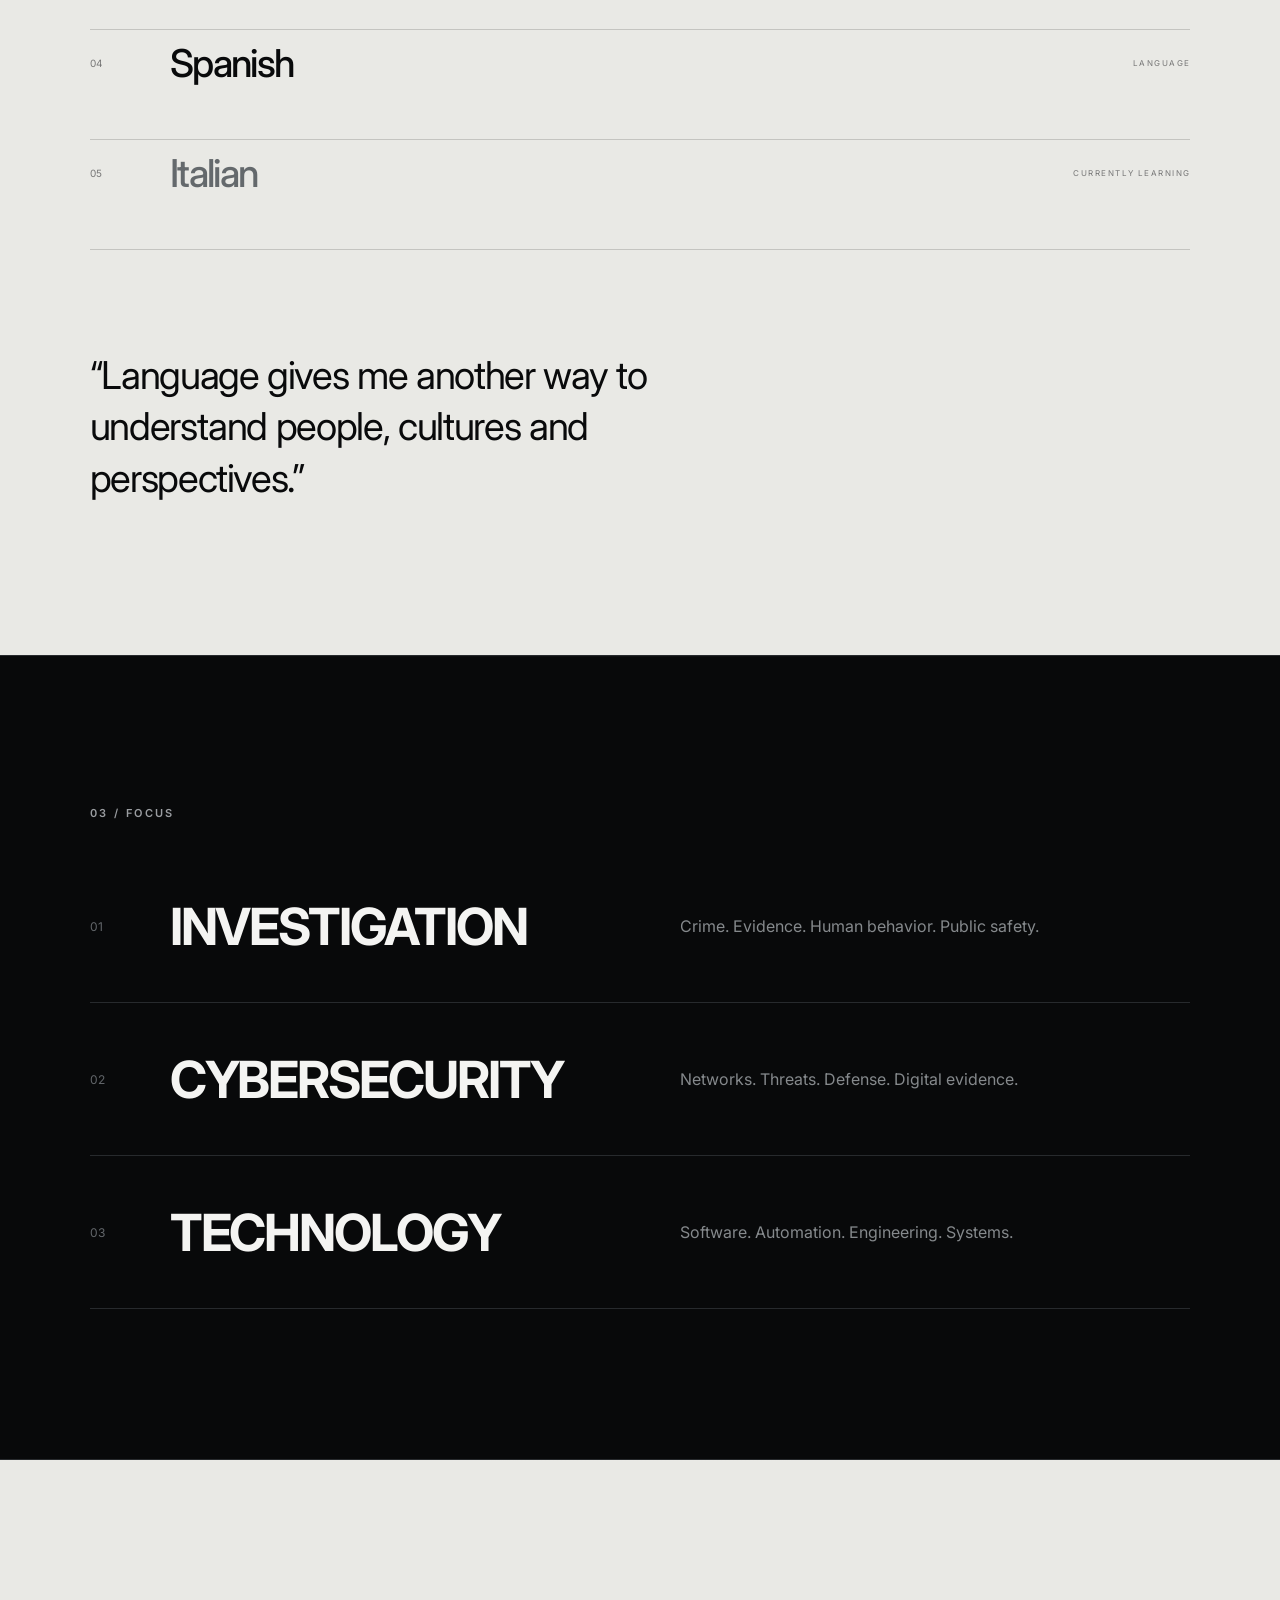
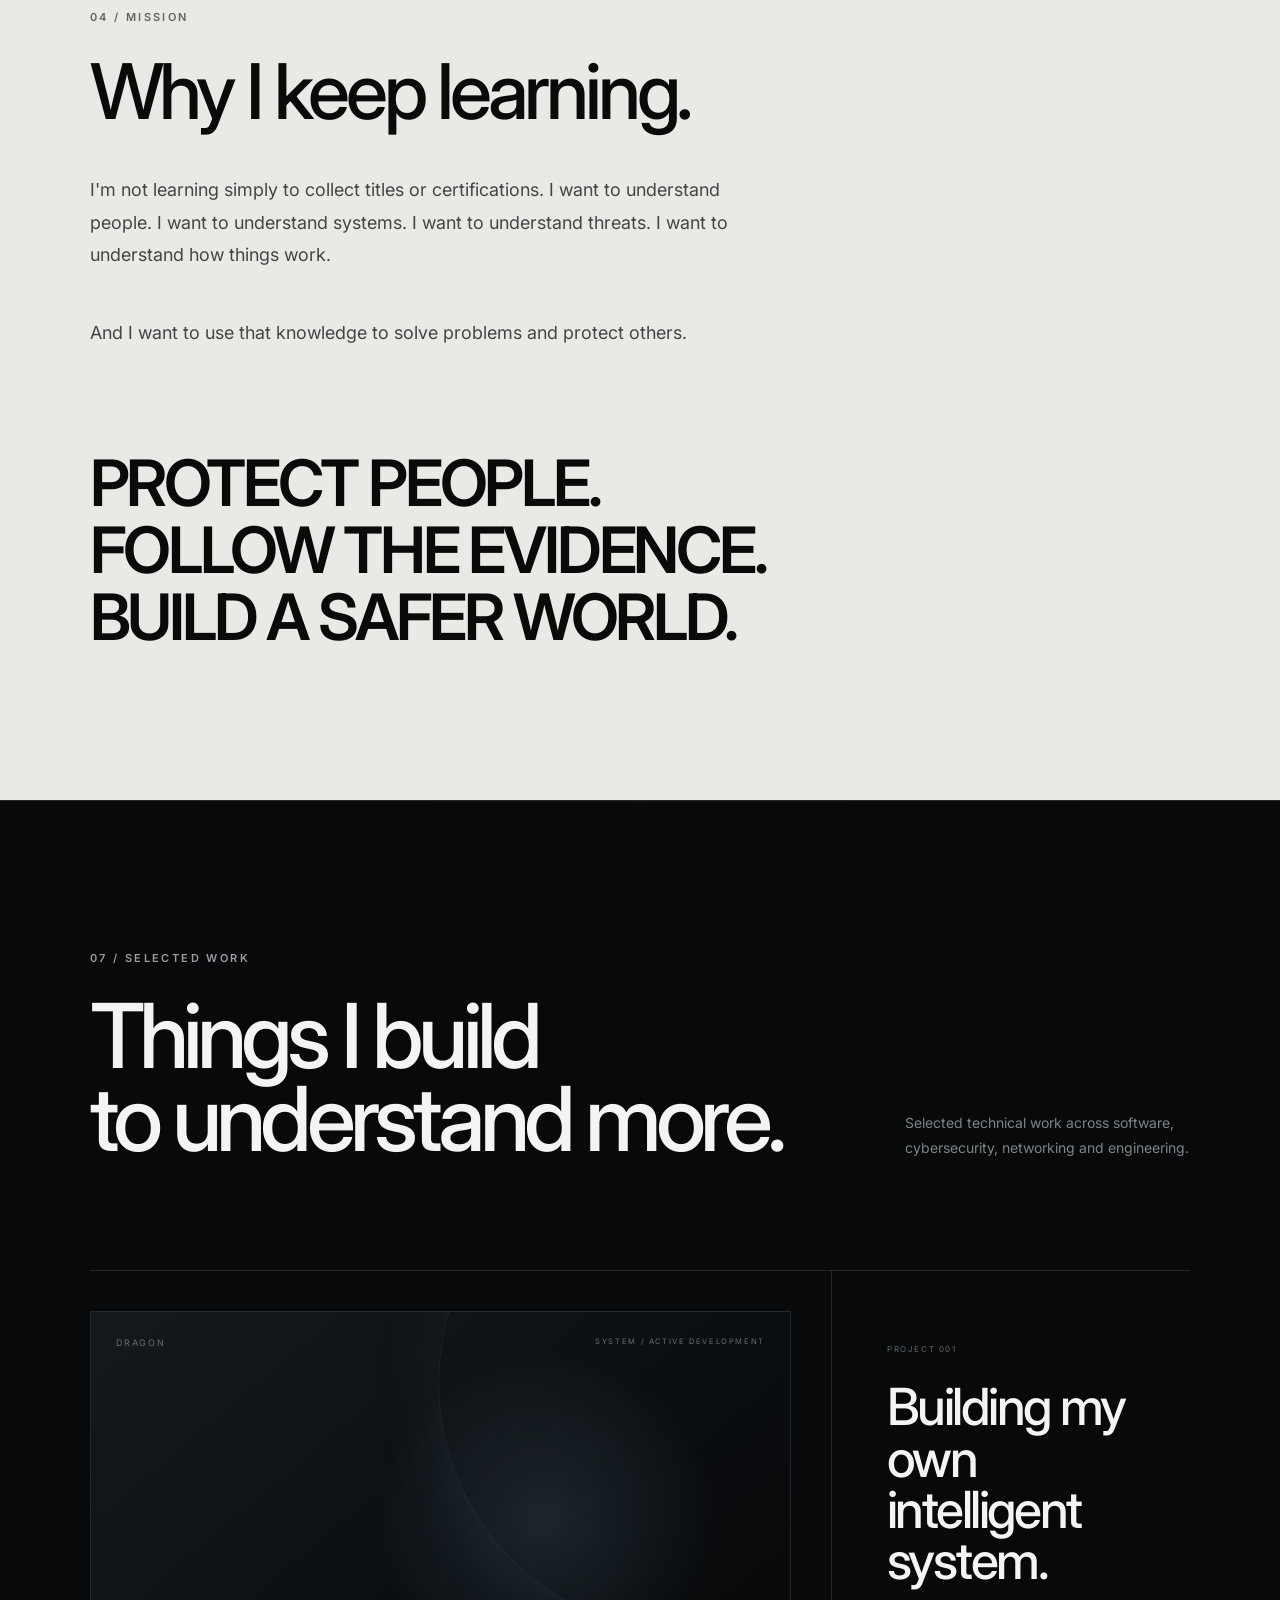
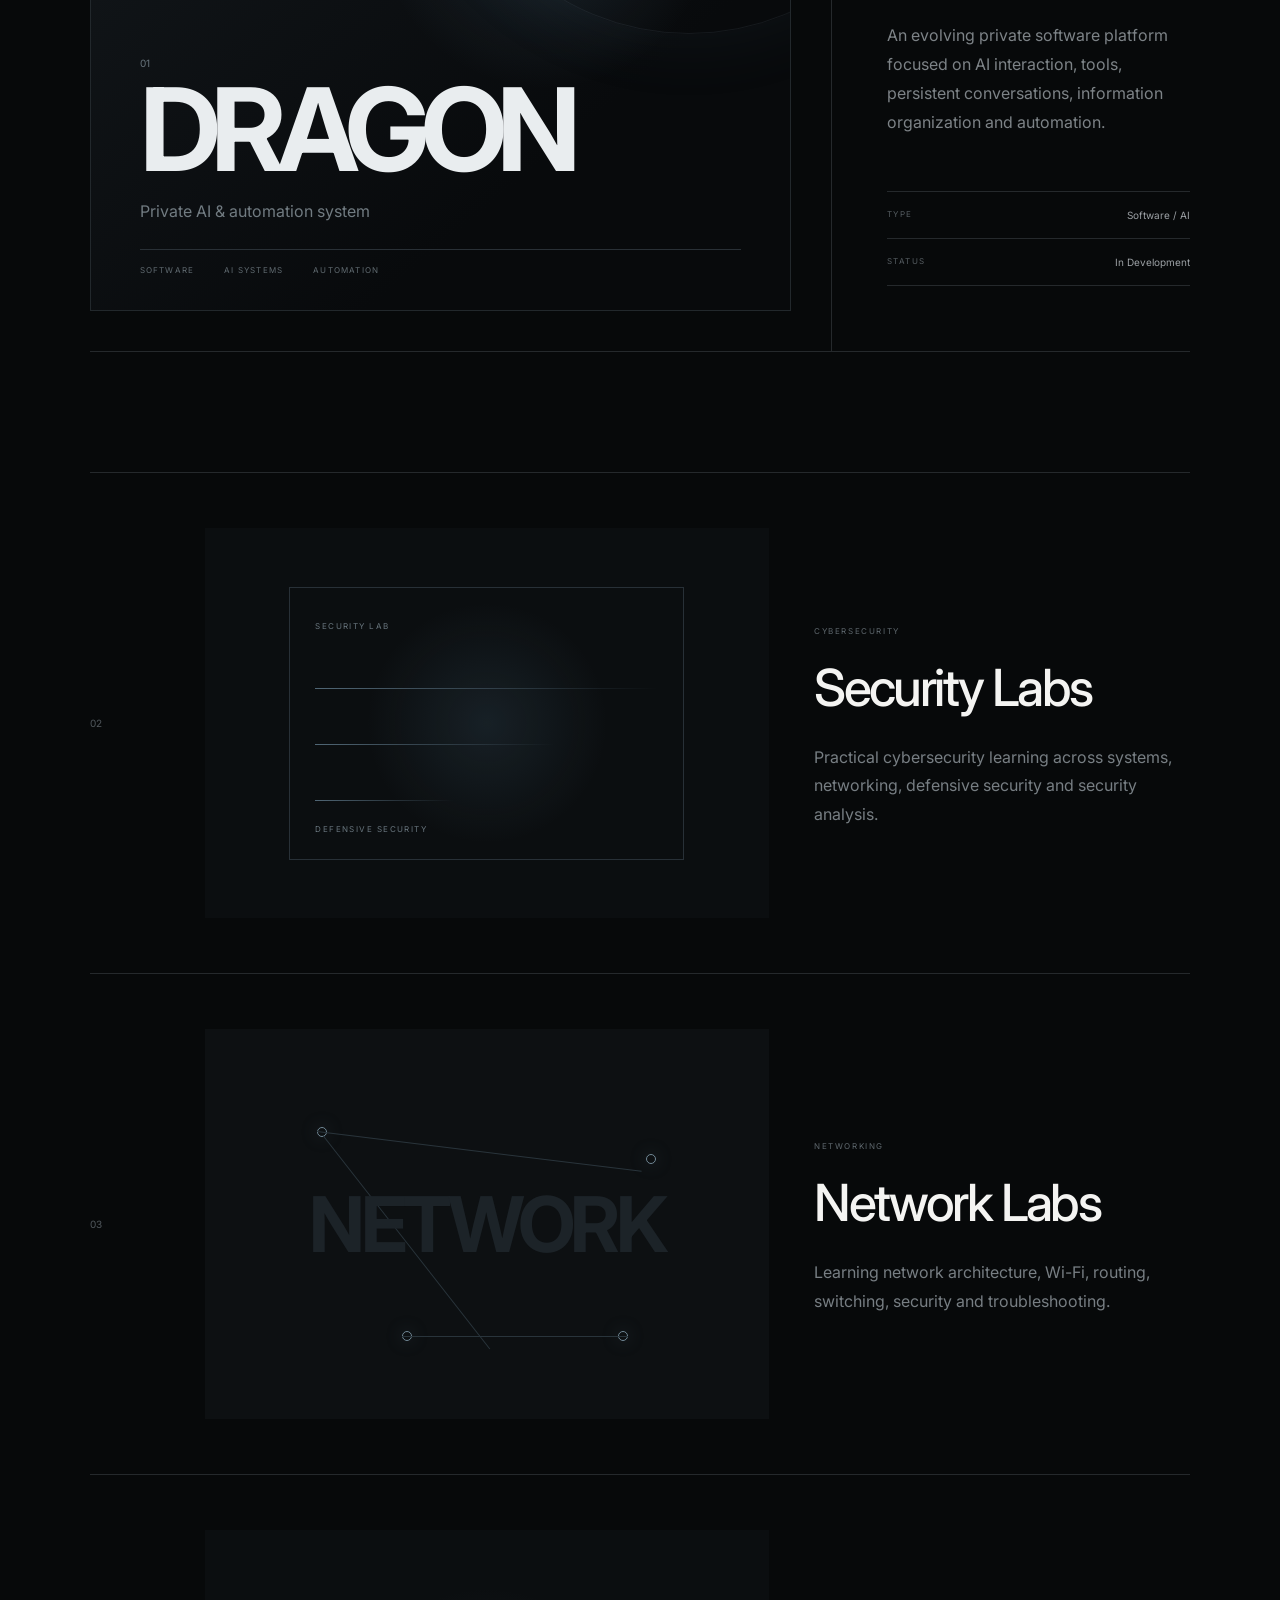
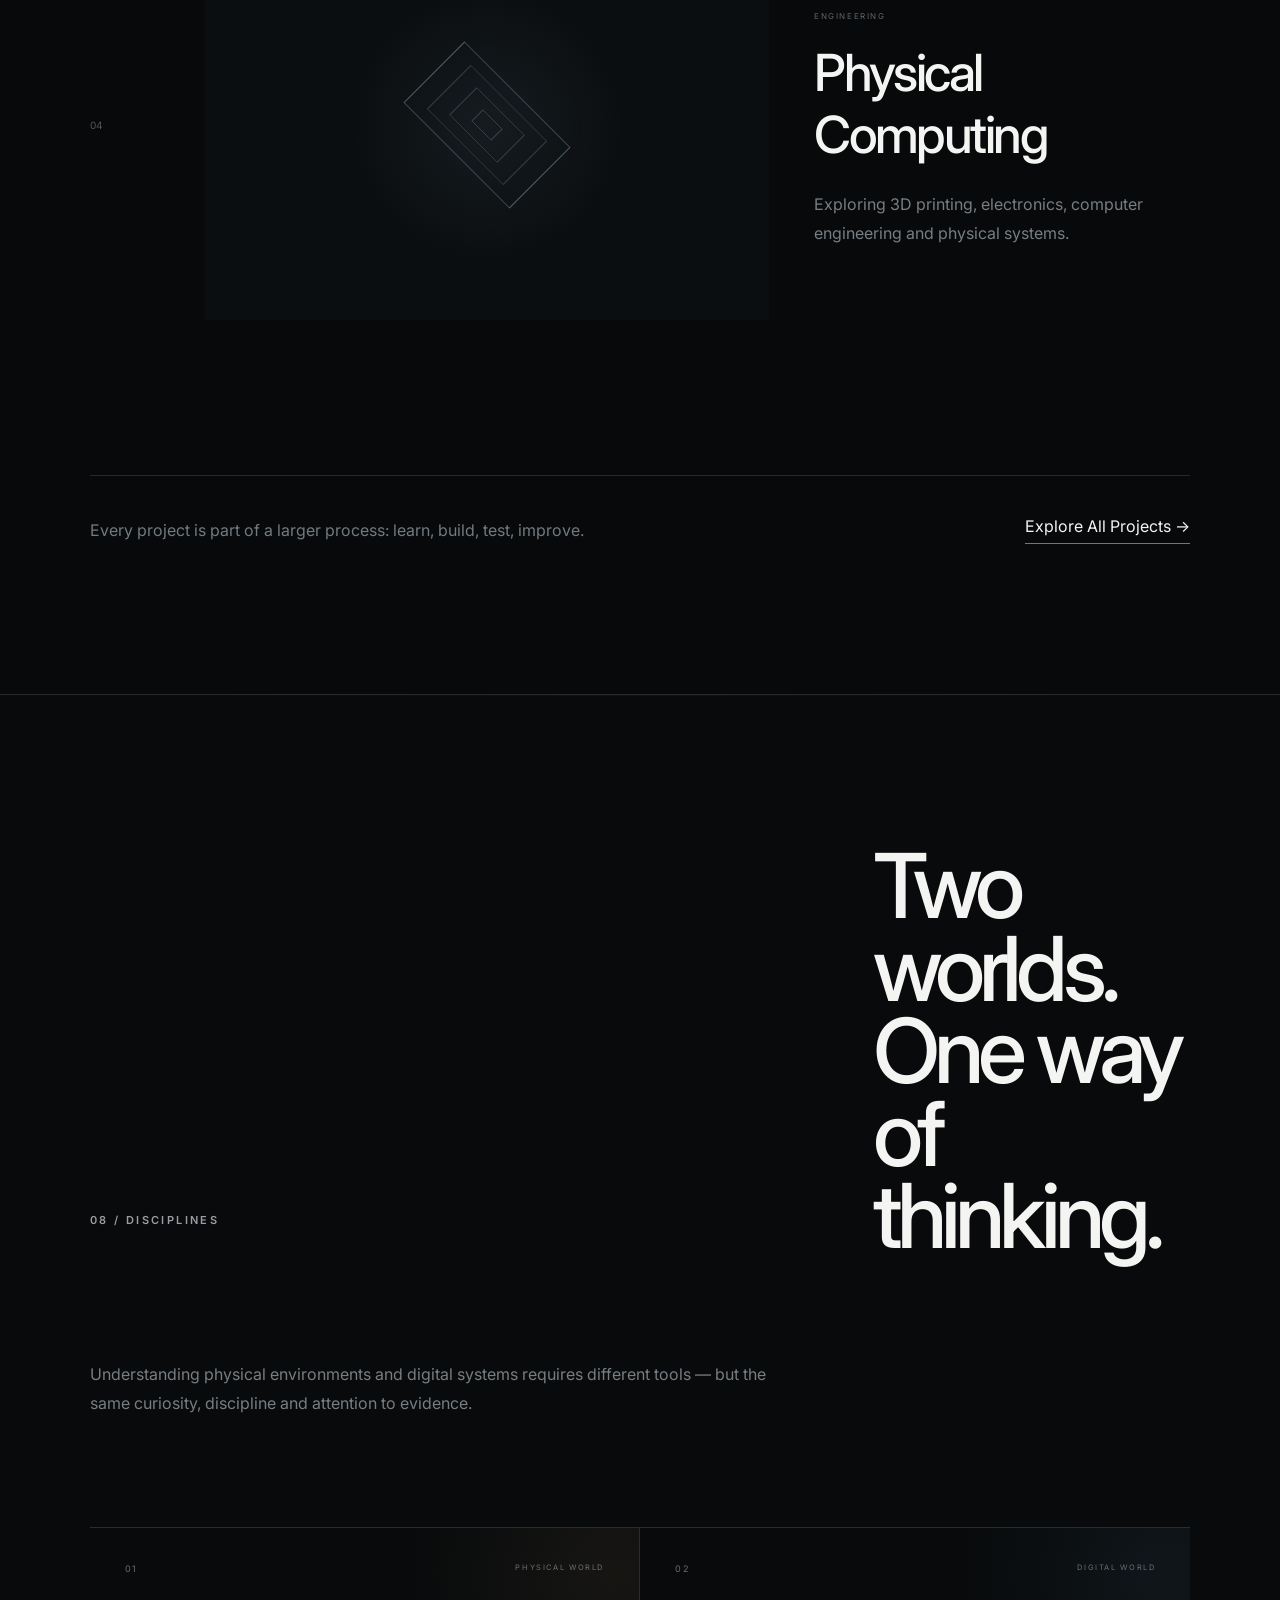
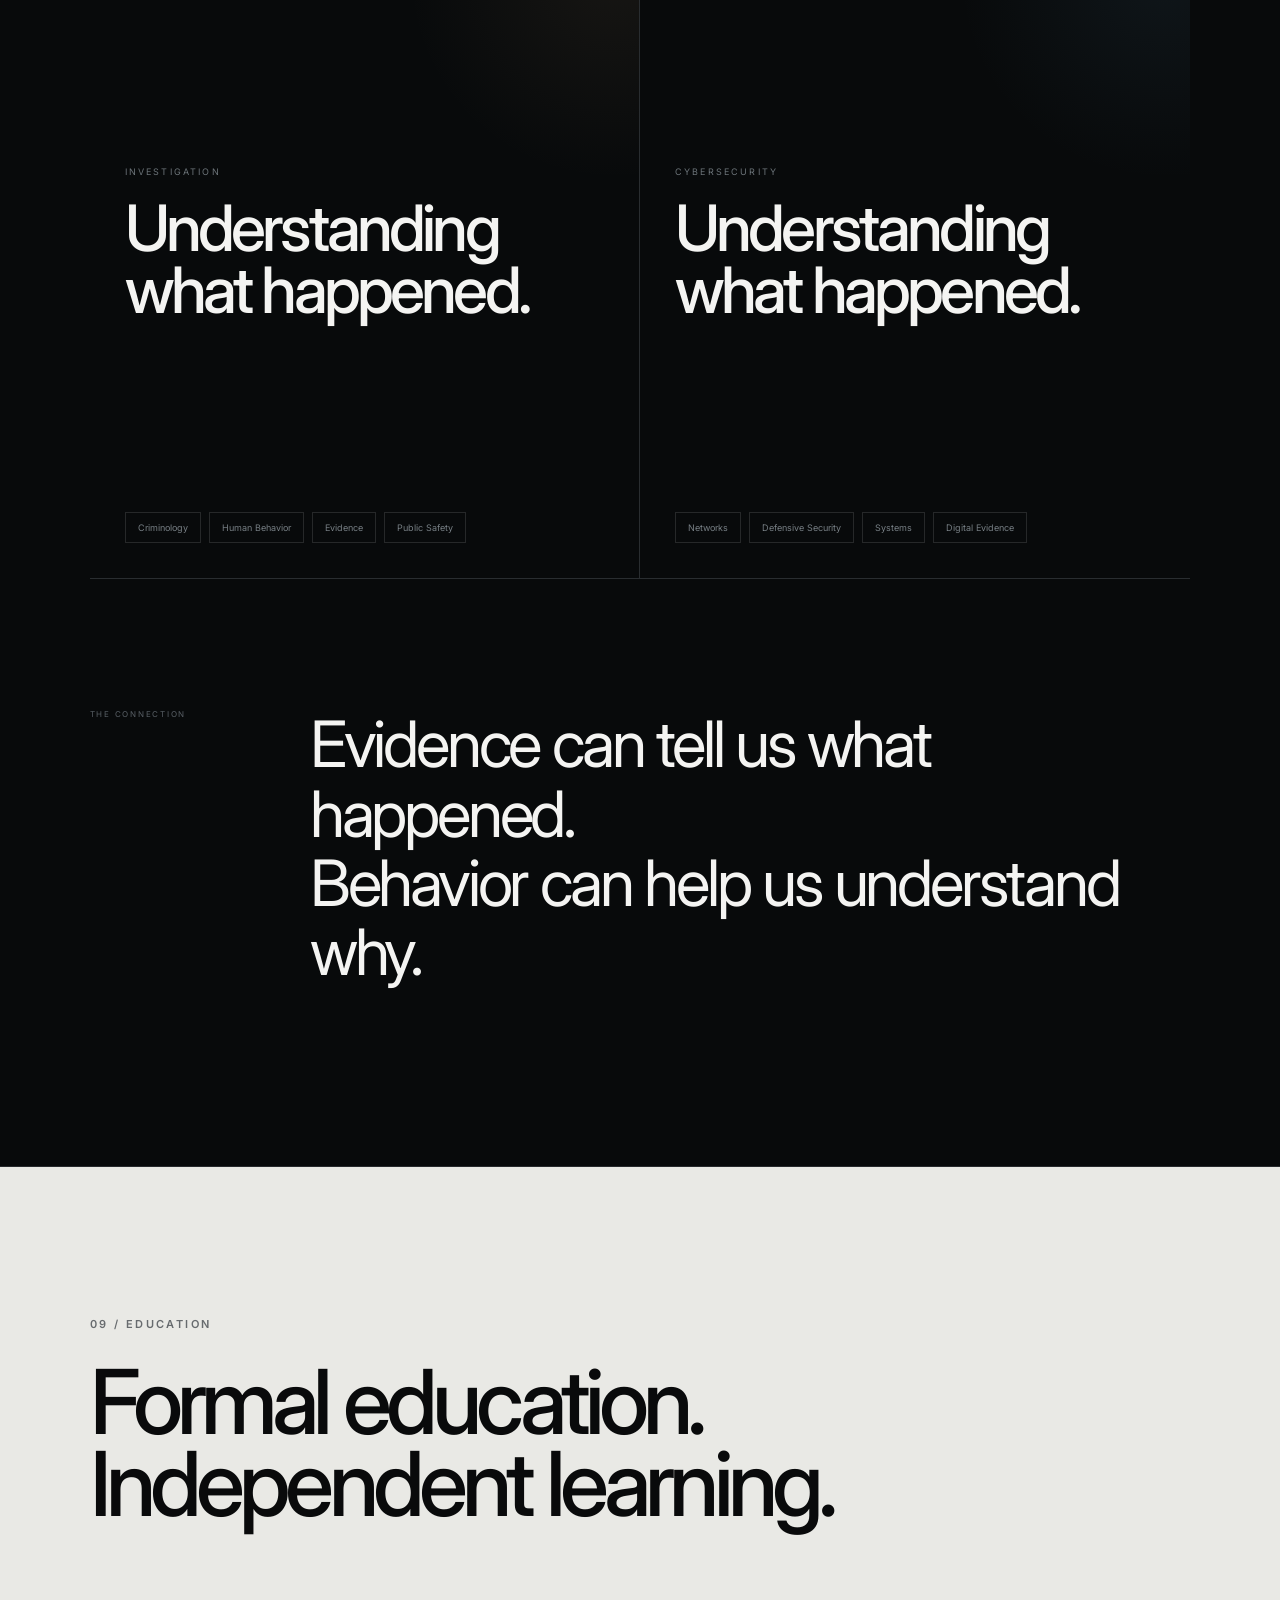
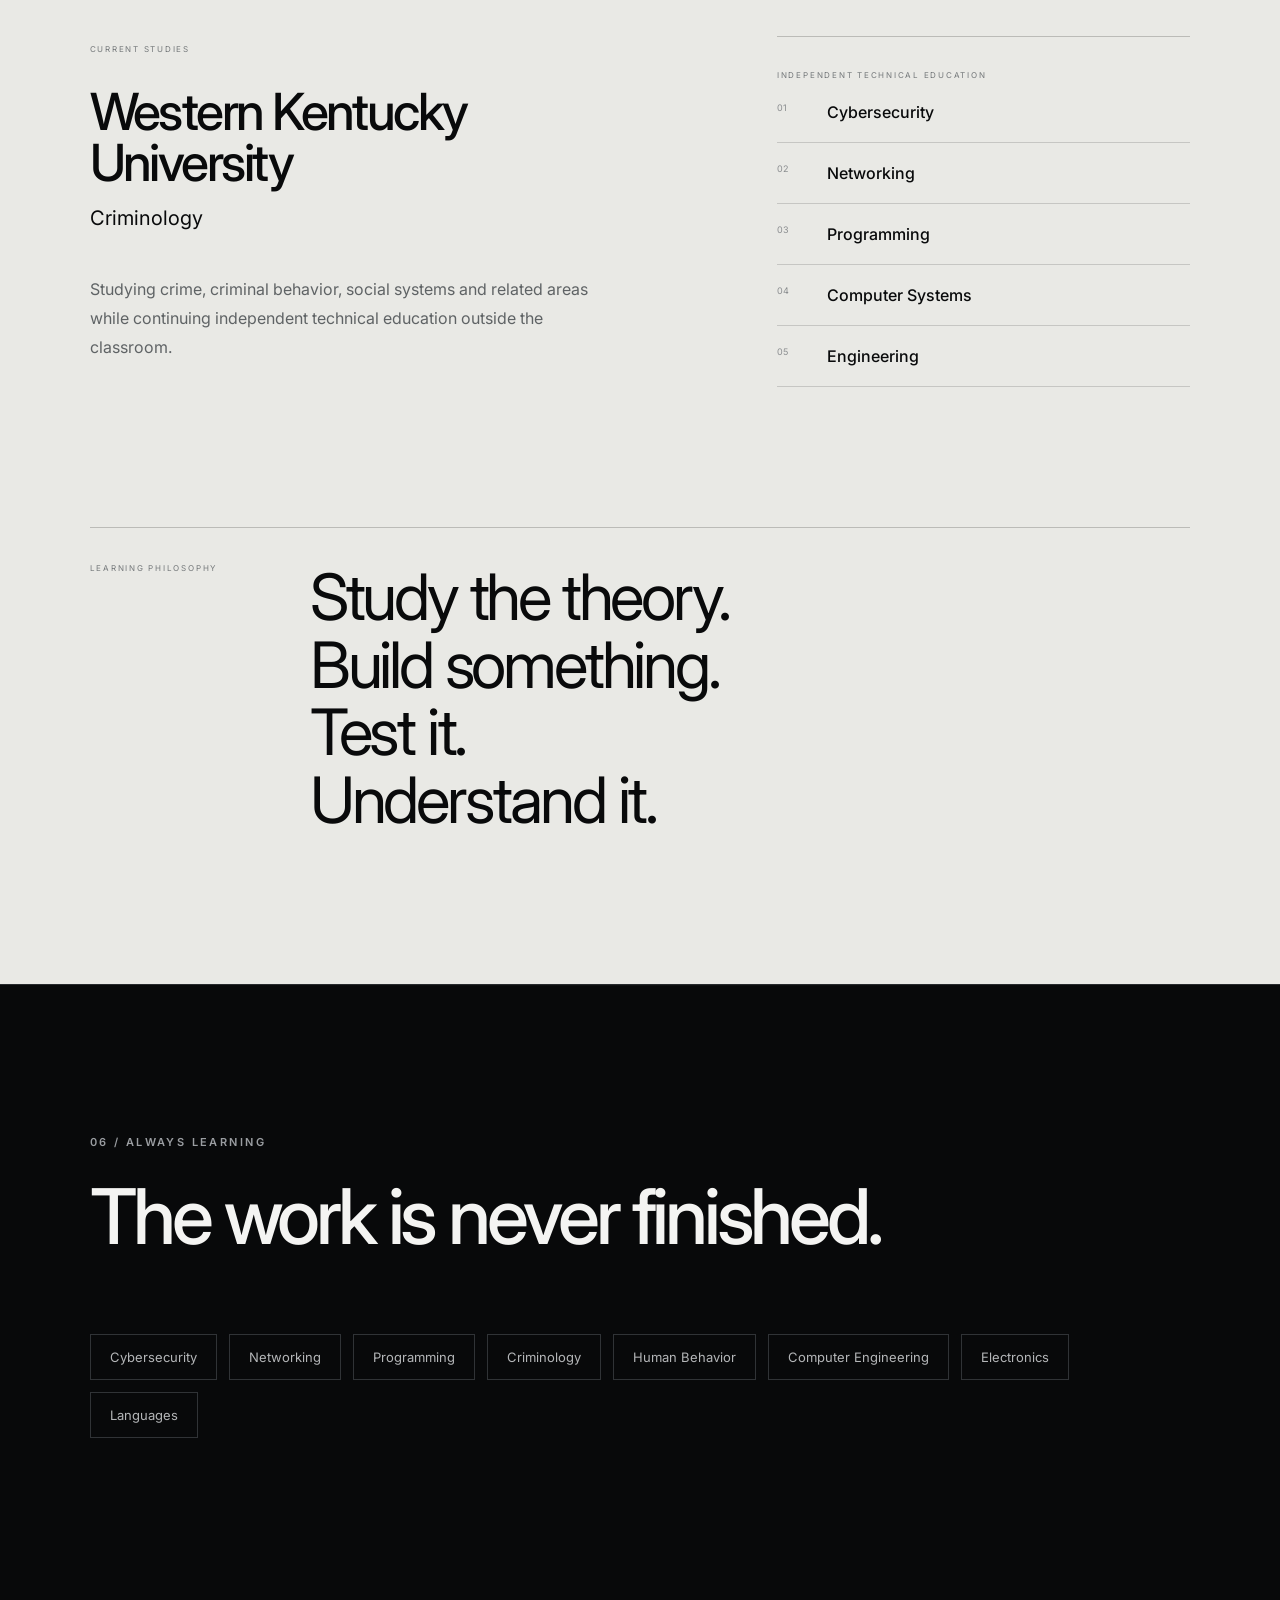
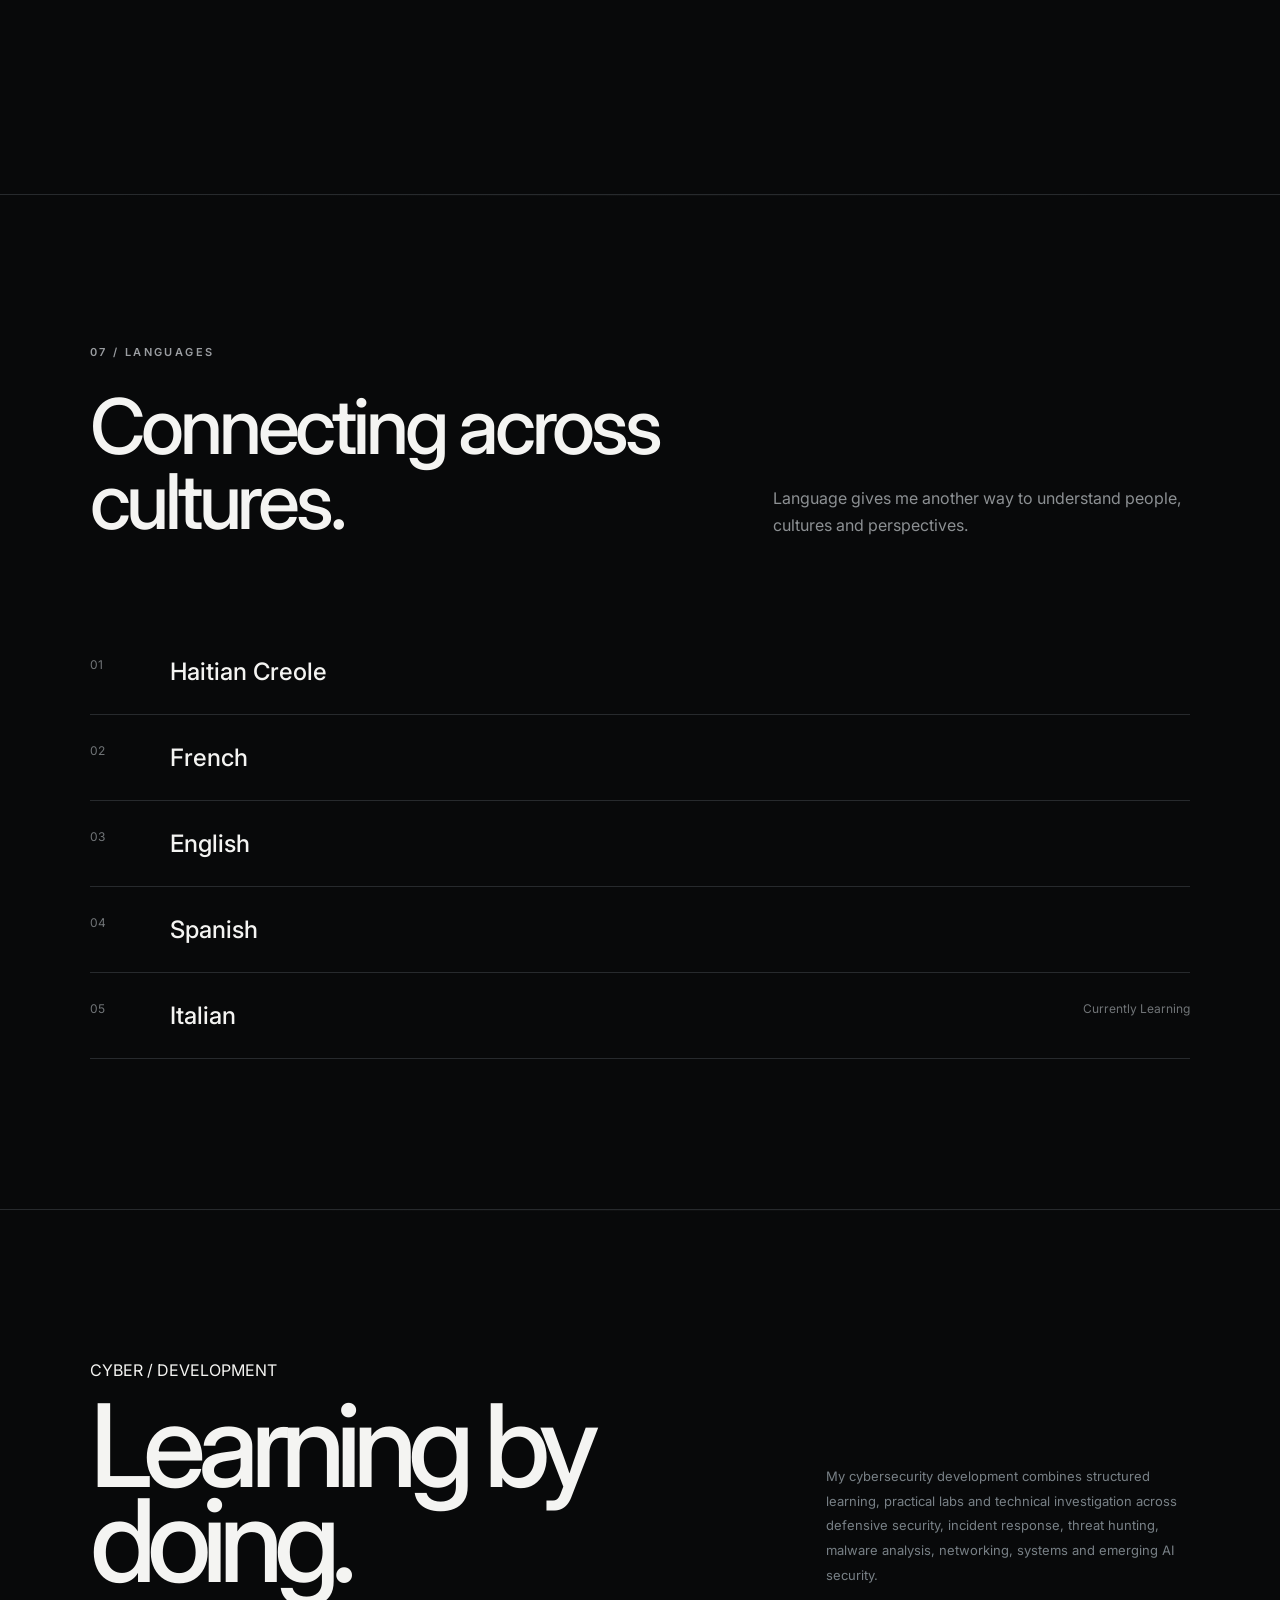
<file: index-before-section-reorder.html>
<!DOCTYPE html>
<html lang="en">
<head>
  <meta charset="UTF-8">
  <meta name="viewport" content="width=device-width, initial-scale=1.0">

  <title>Luckas Celicourt | Cybersecurity, Investigation & Technology</title>
  <meta name="description" content="Official personal website of Luckas Celicourt, exploring cybersecurity, criminal investigation, technology, education, and hands-on technical projects.">

  <meta property="og:title" content="Luckas Celicourt">
  <meta property="og:description" content="Cybersecurity, Investigation & Technology.">
  <meta property="og:type" content="website">

  <link rel="stylesheet" href="css/style.css">
  <link rel="stylesheet" href="css/responsive.css">

<link rel="canonical" href="https://luckascelicourt.com/">

<meta name="author" content="Luckas Celicourt">
<meta name="robots" content="index, follow, max-image-preview:large">

<meta property="og:type" content="profile">
<meta property="og:title" content="Luckas Celicourt | Cybersecurity, Investigation & Technology">
<meta property="og:description" content="Exploring cybersecurity, investigation, technology and human behavior.">
<meta property="og:url" content="https://luckascelicourt.com/">
<meta property="og:site_name" content="Luckas Celicourt">

<meta name="twitter:card" content="summary_large_image">

<link rel="icon" href="/favicon.svg" type="image/svg+xml">

<script type="application/ld+json">
{
  "@context": "https://schema.org",
  "@type": "ProfilePage",
  "name": "Luckas Celicourt",
  "url": "https://luckascelicourt.com/",
  "mainEntity": {
    "@type": "Person",
    "name": "Luckas Celicourt",
    "url": "https://luckascelicourt.com/",
    "sameAs": [
      "https://www.linkedin.com/in/luckascelicourt",
      "https://github.com/LuckasCelicourt"
    ],
    "knowsAbout": [
      "Criminology",
      "Cybersecurity",
      "Criminal Investigation",
      "Digital Forensics",
      "Networking",
      "Programming",
      "Computer Systems",
      "Technology"
    ]
  }
}
</script>

<meta name="theme-color" content="#080a0b">
</head>

<body>

<header class="nav">
  <a href="/" class="logo">LC.</a>

  <nav>
    <a href="#about">About</a>
    <a href="#work">Work</a>
    <a href="#projects">Projects</a>
    <a href="#learning">Learning</a>
    <a href="#contact">Contact</a>
  </nav>

  <button class="menu-btn" aria-label="Open menu">Menu</button>
</header>


<main>

<section class="hero">
<div class="hero-portrait-pro" aria-hidden="true">
  <div class="hero-portrait-image"></div>
  <div class="hero-portrait-shade"></div>
  <div class="hero-portrait-line"></div>
  <span class="hero-portrait-label">LUCKAS CELICOURT / 2026</span>
</div>


  <div class="hero-bg"></div>

  <!-- PHOTO WILL BE ADDED IN FINAL VISUAL PASS -->
  <div class="hero-portrait" aria-hidden="true">
    <div class="portrait-placeholder">
      <span></span>
      <small></small>
    </div>
  </div>

  <div class="hero-content">

    <div class="hero-status">
      <span class="status-dot"></span>
      PERSONAL ARCHIVE / 2026
    </div>

    <p class="eyebrow">LUCKAS CELICOURT</p>

    <h1>
      Physical World.<br>
      Digital World.<br>
      <span>One Mission.</span>
    </h1>

    <p class="hero-mission">A SAFER WORLD.</p>

    <p class="hero-copy">
      Exploring the intersection of human behavior,
      investigation, cybersecurity and technology.
    </p>

    <div class="hero-actions">
      <a href="#projects" class="primary">Explore My Work</a>
      <a href="#about" class="secondary">Discover My Story →</a>
    </div>

  </div>

  <aside class="hero-side">
    <span>FOCUS</span>

    <p>
      Investigation<br>
      Cybersecurity<br>
      Technology
    </p>

    <div class="hero-index">
      <strong>LC</strong>
      <small>01 — 08</small>
    </div>
  </aside>

  <div class="hero-bottom">

    <a href="#work">
      <small>01</small>
      <strong>Investigation</strong>
      <span>Human behavior & evidence</span>
    </a>

    <a href="#work">
      <small>02</small>
      <strong>Cybersecurity</strong>
      <span>Digital systems & defense</span>
    </a>

    <a href="#projects">
      <small>03</small>
      <strong>Technology</strong>
      <span>Building & engineering</span>
    </a>

    <a href="#learning">
      <small>04</small>
      <strong>Learning</strong>
      <span>Continuous development</span>
    </a>

  </div>

  <div class="scroll">
    SCROLL TO EXPLORE ↓
  </div>

</section>


<section class="statement section reveal">
  <p class="section-number">01 / IDENTITY</p>

  <h2>
    Understanding people.<br>
    Understanding systems.
  </h2>

  <p class="large-copy">
    My interests sit at the intersection of criminology,
    human behavior, cybersecurity, investigation and technology.
  </p>
</section>


<section id="about" class="about section">

  <div class="section-heading reveal">
    <p class="section-number">02 / ABOUT</p>
    <h2>Curiosity became a direction.</h2>
  </div>

  <div class="about-grid reveal">

    <div class="about-large">
      <p>
        I've always been interested in two things:
        understanding people and understanding how things work.
      </p>
    </div>

    <div class="about-copy">
      <p>
        Originally from Haiti, my journey has taken me through
        different cultures, languages, areas of study, and eventually
        to the United States.
      </p>

      <p>
        Today, I study criminology while continuously developing
        practical knowledge across cybersecurity, technology,
        networking and computer systems.
      </p>

      <a href="pages/about.html">More About Me →</a>
    </div>

  </div>
</section>



<section class="roots section">

  <div class="roots-head reveal">
    <p class="section-number">03 / ROOTS</p>

    <h2>
      Different places.<br>
      Different perspectives.
    </h2>
  </div>

  <div class="roots-stage reveal">

    <div class="roots-place haiti">
      <span>ORIGIN</span>
      <strong>HAITI</strong>
      <small>18.9712° N</small>
    </div>

    <div class="journey-line">
      <div class="journey-dot"></div>
      <div class="journey-track"></div>
      <div class="journey-dot"></div>
    </div>

    <div class="roots-place usa">
      <span>PRESENT</span>
      <strong>UNITED STATES</strong>
      <small>38.0000° N</small>
    </div>

  </div>

  <div class="roots-copy reveal">

    <p class="roots-large">
      My background shaped how I see people,
      opportunity, technology and the world around me.
    </p>

    <p>
      Originally from Haiti, my journey has exposed me to
      different cultures, languages and areas of study.
      Today, that perspective continues to influence how
      I learn, build and approach problems.
    </p>

  </div>

</section>


<section class="culture section">

  <div class="culture-intro reveal">

    <p class="section-number">04 / COMMUNICATION</p>

    <h2>
      One world.<br>
      Many ways to understand it.
    </h2>

  </div>

  <div class="culture-languages">

    <div class="culture-row reveal">
      <span>01</span>
      <strong>Haitian Creole</strong>
      <small>LANGUAGE</small>
    </div>

    <div class="culture-row reveal">
      <span>02</span>
      <strong>French</strong>
      <small>LANGUAGE</small>
    </div>

    <div class="culture-row reveal">
      <span>03</span>
      <strong>English</strong>
      <small>LANGUAGE</small>
    </div>

    <div class="culture-row reveal">
      <span>04</span>
      <strong>Spanish</strong>
      <small>LANGUAGE</small>
    </div>

    <div class="culture-row reveal learning-language">
      <span>05</span>
      <strong>Italian</strong>
      <small>CURRENTLY LEARNING</small>
    </div>

  </div>

  <p class="culture-quote reveal">
    “Language gives me another way to understand
    people, cultures and perspectives.”
  </p>

</section>

<section id="work" class="worlds section">

  <p class="section-number reveal">03 / FOCUS</p>

  <div class="world reveal">
    <span>01</span>
    <h3>INVESTIGATION</h3>
    <p>Crime. Evidence. Human behavior. Public safety.</p>
  </div>

  <div class="world reveal">
    <span>02</span>
    <h3>CYBERSECURITY</h3>
    <p>Networks. Threats. Defense. Digital evidence.</p>
  </div>

  <div class="world reveal">
    <span>03</span>
    <h3>TECHNOLOGY</h3>
    <p>Software. Automation. Engineering. Systems.</p>
  </div>

</section>


<section class="mission section">

  <div class="mission-content reveal">
    <p class="section-number">04 / MISSION</p>

    <h2>Why I keep learning.</h2>

    <p>
      I'm not learning simply to collect titles or certifications.
      I want to understand people. I want to understand systems.
      I want to understand threats. I want to understand how things work.
    </p>

    <p>
      And I want to use that knowledge to solve problems and protect others.
    </p>

    <div class="mission-end">
      PROTECT PEOPLE.<br>
      FOLLOW THE EVIDENCE.<br>
      BUILD A SAFER WORLD.
    </div>
  </div>

</section>


<section id="projects" class="showcase section">

  <div class="showcase-head reveal">
    <div>
      <p class="section-number">07 / SELECTED WORK</p>
      <h2>Things I build<br>to understand more.</h2>
    </div>

    <p class="showcase-intro">
      Selected technical work across software,
      cybersecurity, networking and engineering.
    </p>
  </div>


  <article class="featured-project reveal">

    <div class="featured-visual">
      <div class="project-ui">
        <div class="ui-top">
          <span>DRAGON</span>
          <small>SYSTEM / ACTIVE DEVELOPMENT</small>
        </div>

        <div class="ui-center">
          <span>01</span>
          <strong>DRAGON</strong>
          <p>Private AI & automation system</p>
        </div>

        <div class="ui-bottom">
          <span>SOFTWARE</span>
          <span>AI SYSTEMS</span>
          <span>AUTOMATION</span>
        </div>
      </div>
    </div>

    <div class="featured-info">

      <div>
        <span class="project-id">PROJECT 001</span>

        <h3>Building my own<br>intelligent system.</h3>

        <p>
          An evolving private software platform focused on
          AI interaction, tools, persistent conversations,
          information organization and automation.
        </p>
      </div>

      <div class="project-meta">
        <div>
          <small>TYPE</small>
          <span>Software / AI</span>
        </div>

        <div>
          <small>STATUS</small>
          <span>In Development</span>
        </div>
      </div>

    </div>

  </article>


  <div class="project-editorial">


    <article class="editorial-project reveal">

      <div class="editorial-number">02</div>

      <div class="editorial-visual cyber-visual">

        <div class="cyber-interface">
          <span>SECURITY LAB</span>

          <div></div>
          <div></div>
          <div></div>

          <small>DEFENSIVE SECURITY</small>
        </div>

      </div>

      <div class="editorial-content">

        <small>CYBERSECURITY</small>

        <h3>Security Labs</h3>

        <p>
          Practical cybersecurity learning across systems,
          networking, defensive security and security analysis.
        </p>

      </div>

    </article>


    <article class="editorial-project reveal">

      <div class="editorial-number">03</div>

      <div class="editorial-visual network-visual">

        <div class="network-map">

          <span class="node n1"></span>
          <span class="node n2"></span>
          <span class="node n3"></span>
          <span class="node n4"></span>

          <i class="network-line l1"></i>
          <i class="network-line l2"></i>
          <i class="network-line l3"></i>

          <strong>NETWORK</strong>

        </div>

      </div>

      <div class="editorial-content">

        <small>NETWORKING</small>

        <h3>Network Labs</h3>

        <p>
          Learning network architecture, Wi-Fi,
          routing, switching, security and troubleshooting.
        </p>

      </div>

    </article>


    <article class="editorial-project reveal">

      <div class="editorial-number">04</div>

      <div class="editorial-visual engineering-visual">

        <div class="engineering-object">
          <span></span>
          <span></span>
          <span></span>
        </div>

      </div>

      <div class="editorial-content">

        <small>ENGINEERING</small>

        <h3>Physical Computing</h3>

        <p>
          Exploring 3D printing, electronics,
          computer engineering and physical systems.
        </p>

      </div>

    </article>

  </div>


  <div class="showcase-end reveal">

    <p>
      Every project is part of a larger process:
      learn, build, test, improve.
    </p>

    <a href="pages/projects.html">
      Explore All Projects →
    </a>

  </div>

</section>



<section class="discipline section">

  <div class="discipline-head reveal">
    <p class="section-number">08 / DISCIPLINES</p>

    <h2>
      Two worlds.<br>
      One way of thinking.
    </h2>

    <p>
      Understanding physical environments and digital systems
      requires different tools — but the same curiosity,
      discipline and attention to evidence.
    </p>
  </div>


  <div class="discipline-split">

    <article class="discipline-panel investigation-panel reveal">

      <div class="discipline-top">
        <span>01</span>
        <small>PHYSICAL WORLD</small>
      </div>

      <div class="discipline-center">
        <p>INVESTIGATION</p>

        <h3>
          Understanding<br>
          what happened.
        </h3>
      </div>

      <div class="discipline-bottom">
        <span>Criminology</span>
        <span>Human Behavior</span>
        <span>Evidence</span>
        <span>Public Safety</span>
      </div>

    </article>


    <article class="discipline-panel cyber-panel reveal">

      <div class="discipline-top">
        <span>02</span>
        <small>DIGITAL WORLD</small>
      </div>

      <div class="discipline-center">
        <p>CYBERSECURITY</p>

        <h3>
          Understanding<br>
          what happened.
        </h3>
      </div>

      <div class="discipline-bottom">
        <span>Networks</span>
        <span>Defensive Security</span>
        <span>Systems</span>
        <span>Digital Evidence</span>
      </div>

    </article>

  </div>


  <div class="evidence-statement reveal">

    <span>THE CONNECTION</span>

    <blockquote>
      Evidence can tell us what happened.<br>
      Behavior can help us understand why.
    </blockquote>

  </div>

</section>


<section class="education section">

  <div class="education-head reveal">

    <p class="section-number">09 / EDUCATION</p>

    <h2>
      Formal education.<br>
      Independent learning.
    </h2>

  </div>


  <div class="education-layout">

    <div class="education-primary reveal">

      <span class="education-label">CURRENT STUDIES</span>

      <h3>Western Kentucky University</h3>

      <p class="education-field">
        Criminology
      </p>

      <p class="education-description">
        Studying crime, criminal behavior, social systems
        and related areas while continuing independent
        technical education outside the classroom.
      </p>

    </div>


    <div class="education-secondary reveal">

      <span class="education-label">
        INDEPENDENT TECHNICAL EDUCATION
      </span>

      <div class="education-item">
        <span>01</span>
        <strong>Cybersecurity</strong>
      </div>

      <div class="education-item">
        <span>02</span>
        <strong>Networking</strong>
      </div>

      <div class="education-item">
        <span>03</span>
        <strong>Programming</strong>
      </div>

      <div class="education-item">
        <span>04</span>
        <strong>Computer Systems</strong>
      </div>

      <div class="education-item">
        <span>05</span>
        <strong>Engineering</strong>
      </div>

    </div>

  </div>


  <div class="education-philosophy reveal">

    <small>LEARNING PHILOSOPHY</small>

    <p>
      Study the theory.<br>
      Build something.<br>
      Test it.<br>
      Understand it.
    </p>

  </div>

</section>
<section id="learning" class="learning section">

  <p class="section-number reveal">06 / ALWAYS LEARNING</p>

  <h2 class="reveal">
    The work is never finished.
  </h2>

  <div class="learning-list reveal">
    <span>Cybersecurity</span>
    <span>Networking</span>
    <span>Programming</span>
    <span>Criminology</span>
    <span>Human Behavior</span>
    <span>Computer Engineering</span>
    <span>Electronics</span>
    <span>Languages</span>
  </div>

</section>


<section class="languages section">

  <p class="section-number reveal">07 / LANGUAGES</p>

  <div class="language-title reveal">
    <h2>Connecting across cultures.</h2>
    <p>
      Language gives me another way to understand people,
      cultures and perspectives.
    </p>
  </div>

  <div class="language-list reveal">
    <div><span>01</span><strong>Haitian Creole</strong></div>
    <div><span>02</span><strong>French</strong></div>
    <div><span>03</span><strong>English</strong></div>
    <div><span>04</span><strong>Spanish</strong></div>
    <div><span>05</span><strong>Italian</strong><em>Currently Learning</em></div>
  </div>

</section>



<section class="cyber-evidence section" id="cyber-evidence">

  <div class="cyber-evidence-head">

    <div>
      <span class="section-index">CYBER / DEVELOPMENT</span>
      <h2>
        Learning by<br>
        doing.
      </h2>
    </div>

    <p>
      My cybersecurity development combines structured learning,
      practical labs and technical investigation across defensive
      security, incident response, threat hunting, malware analysis,
      networking, systems and emerging AI security.
    </p>

  </div>


  <div class="thm-proof">

    <div class="thm-identity">

      <span>TRYHACKME / CURRENT SNAPSHOT</span>

      <strong>TOP 2%</strong>

      <p>
        Celicourtluckas1055
      </p>

    </div>


    <div class="thm-stats">

      <div>
        <strong>178</strong>
        <span>COMPLETED ROOMS</span>
      </div>

      <div>
        <strong>36</strong>
        <span>BADGES</span>
      </div>

      <div>
        <strong>29</strong>
        <span>DAY STREAK</span>
      </div>

      <div>
        <strong>28,784</strong>
        <span>RANK</span>
      </div>

    </div>

  </div>


  <div class="cyber-fields">

    <article>
      <span>01</span>
      <h3>Security Operations</h3>
      <p>
        Defensive security, EDR, Sigma, security monitoring,
        detection concepts and threat intelligence.
      </p>
    </article>

    <article>
      <span>02</span>
      <h3>Incident Response</h3>
      <p>
        Preparation, identification, scoping, containment,
        remediation, recovery and lessons learned.
      </p>
    </article>

    <article>
      <span>03</span>
      <h3>Threat Hunting</h3>
      <p>
        Investigating suspicious activity, footholds,
        propagation and actions on objectives.
      </p>
    </article>

    <article>
      <span>04</span>
      <h3>Malware Analysis</h3>
      <p>
        Windows internals, PE headers, x86 architecture,
        assembly concepts and static analysis.
      </p>
    </article>

    <article>
      <span>05</span>
      <h3>Networks & Systems</h3>
      <p>
        Linux, Windows, networking, DNS, HTTP,
        LAN technologies, packets and the OSI model.
      </p>
    </article>

    <article>
      <span>06</span>
      <h3>AI Security</h3>
      <p>
        AI security threats, secure AI systems,
        AI forensics, models, data and prompt engineering.
      </p>
    </article>

  </div>


  <div class="cyber-note">

    <span>LAB-BASED DEVELOPMENT</span>

    <p>
      These areas represent ongoing cybersecurity study and
      hands-on learning environments — not claims of professional
      employment or certification.
    </p>

  </div>

</section>

<section id="contact" class="contact section">

  <p class="section-number reveal">08 / CONTACT</p>

  <div class="contact-content reveal">
    <h2>Let's connect.</h2>

    <p>
      Technology. Cybersecurity. Investigation.
      Learning. Building.
    </p>

    <a href="pages/contact.html">Contact Me →</a>
  </div>

</section>

</main>


<footer>
  <strong>LUCKAS CELICOURT</strong>

  <p>
    Physical World. Digital World. One Mission: A Safer World.
  </p>

  <span>THE WORK CONTINUES.</span>
</footer>


<script src="js/main.js"></script>
</body>
</html>
</file>
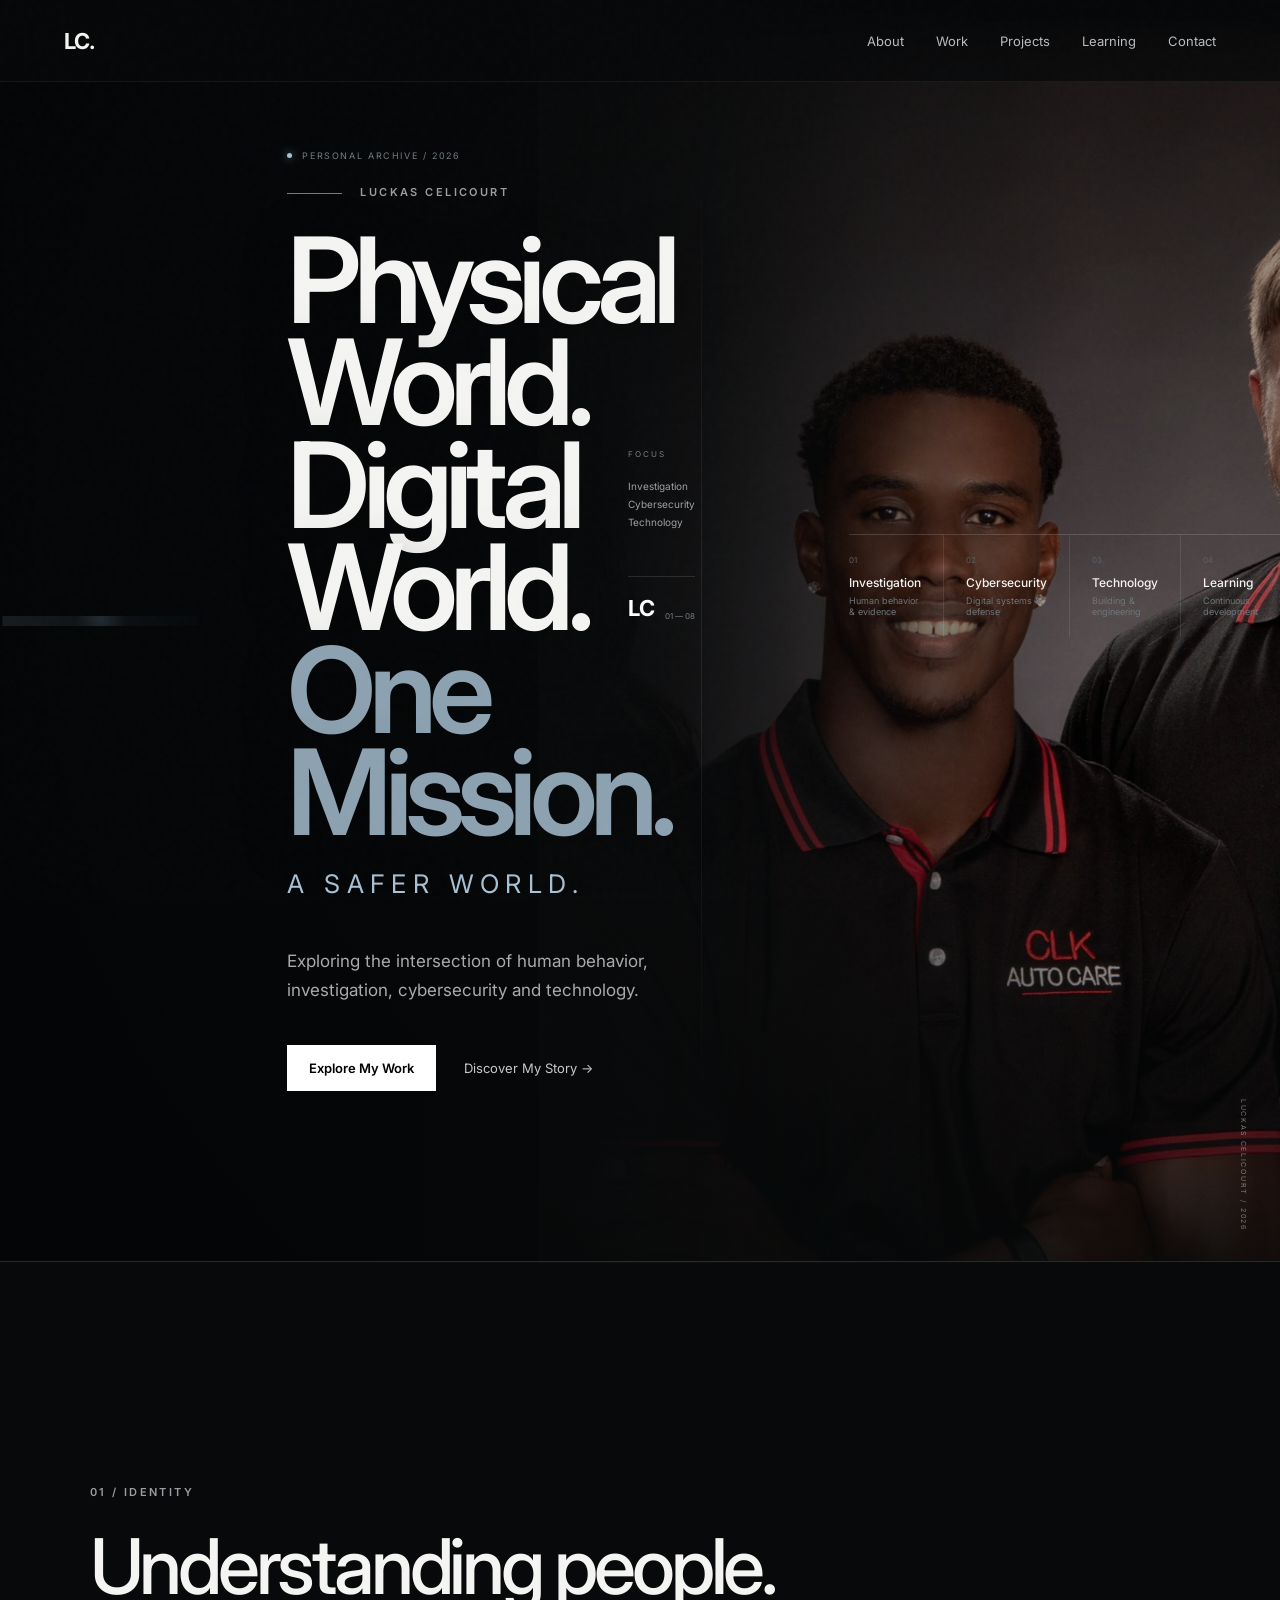
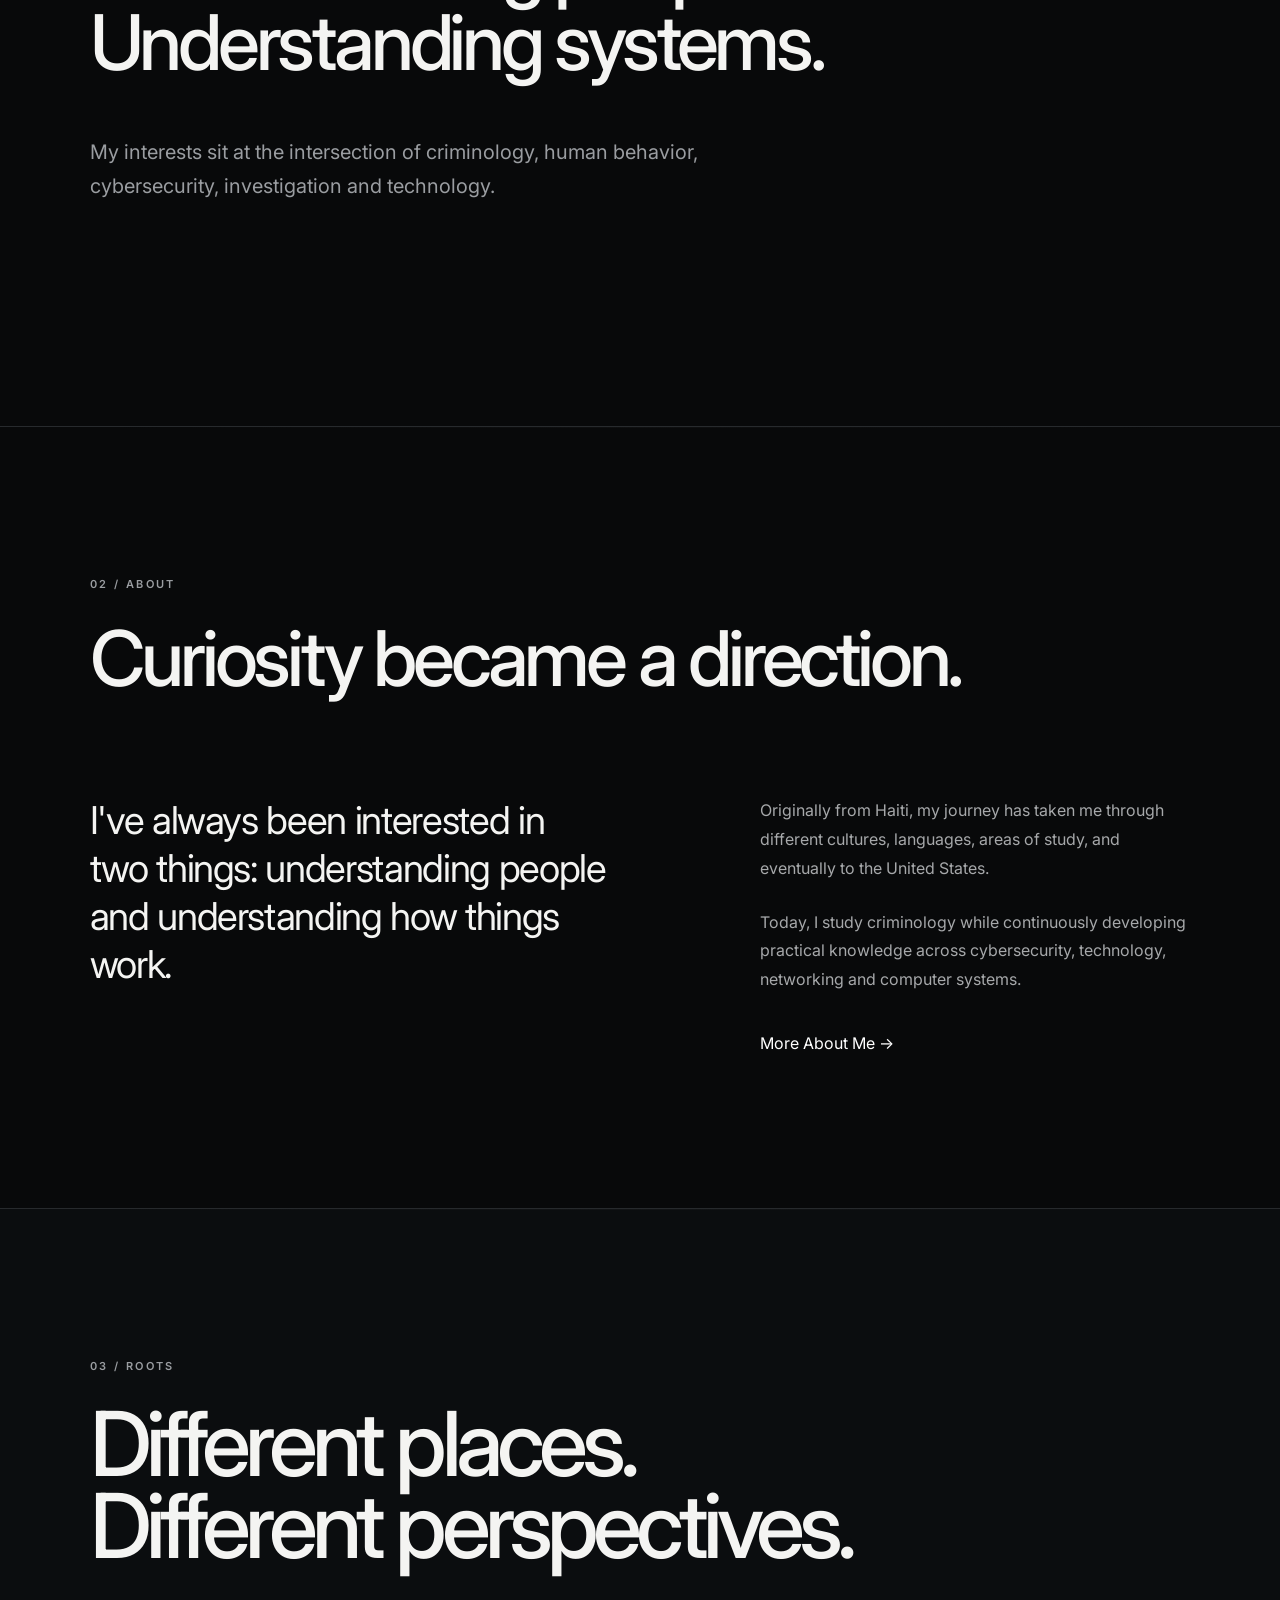
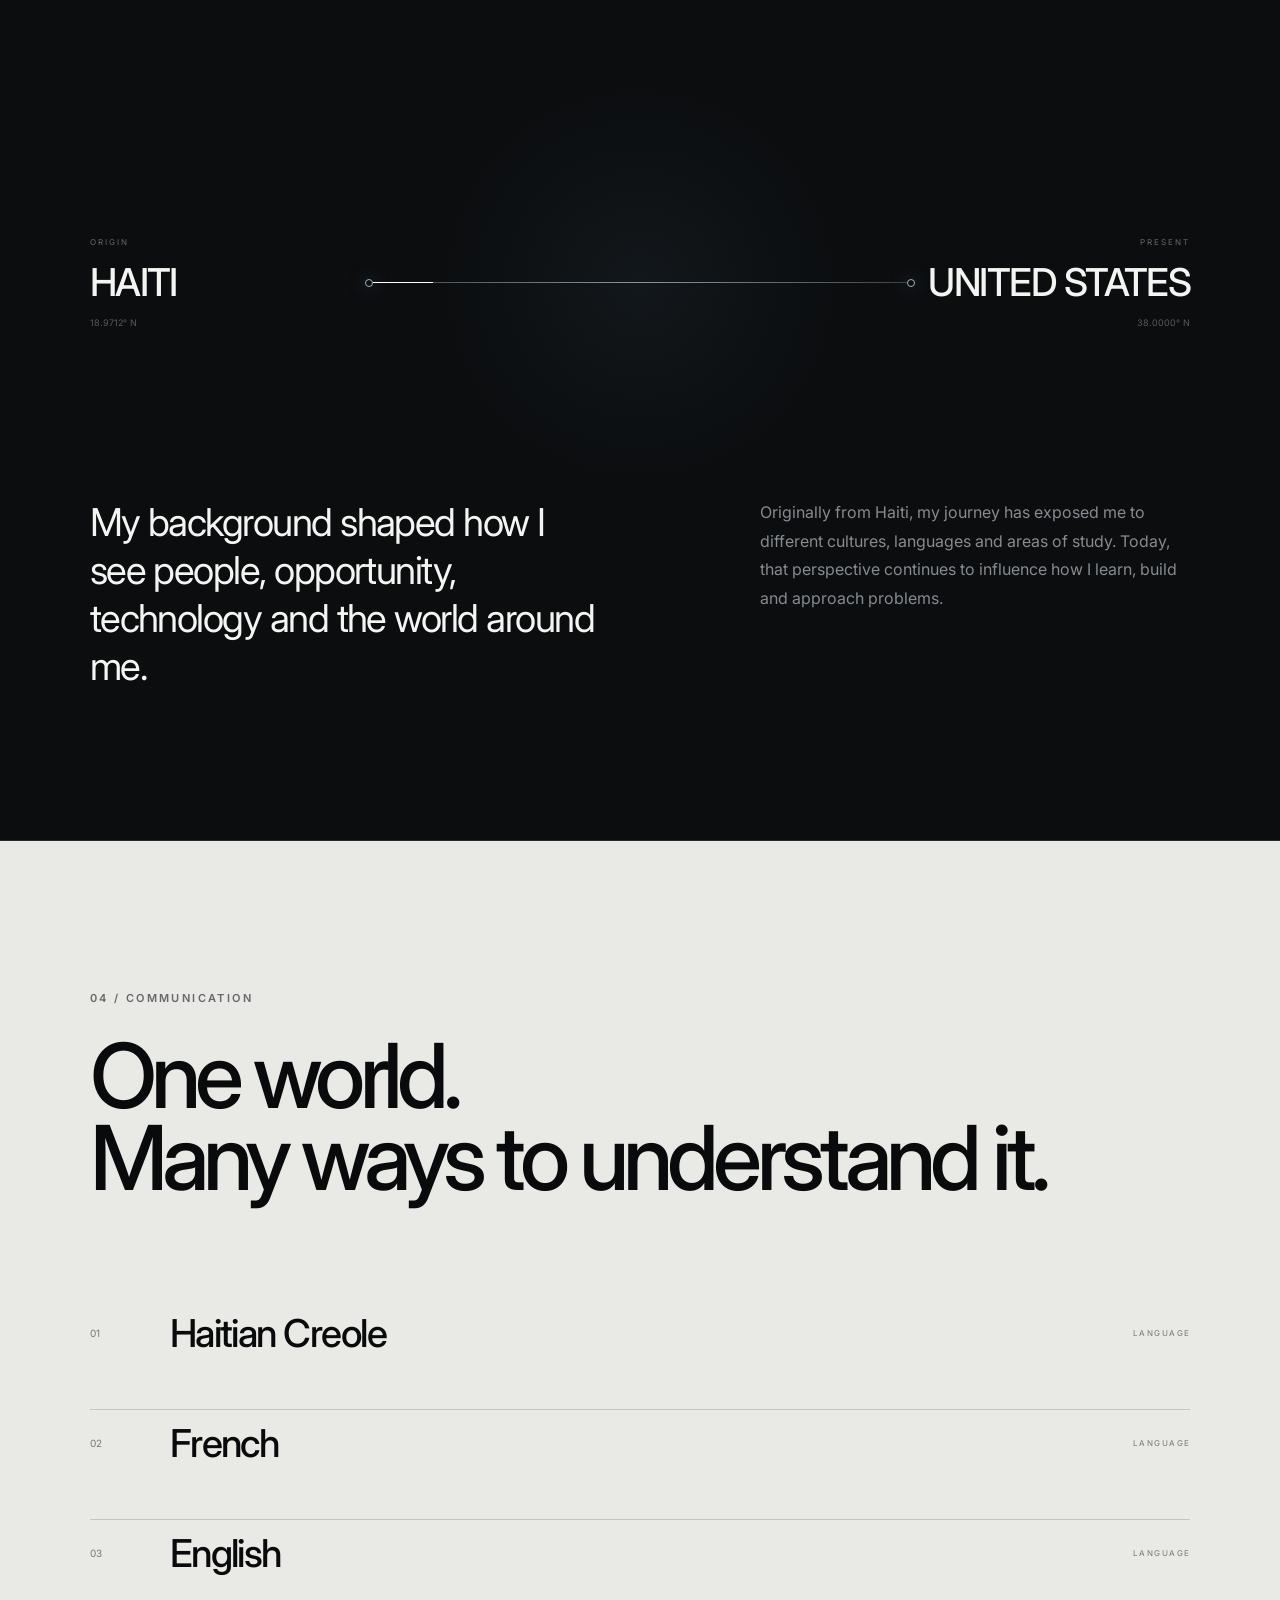
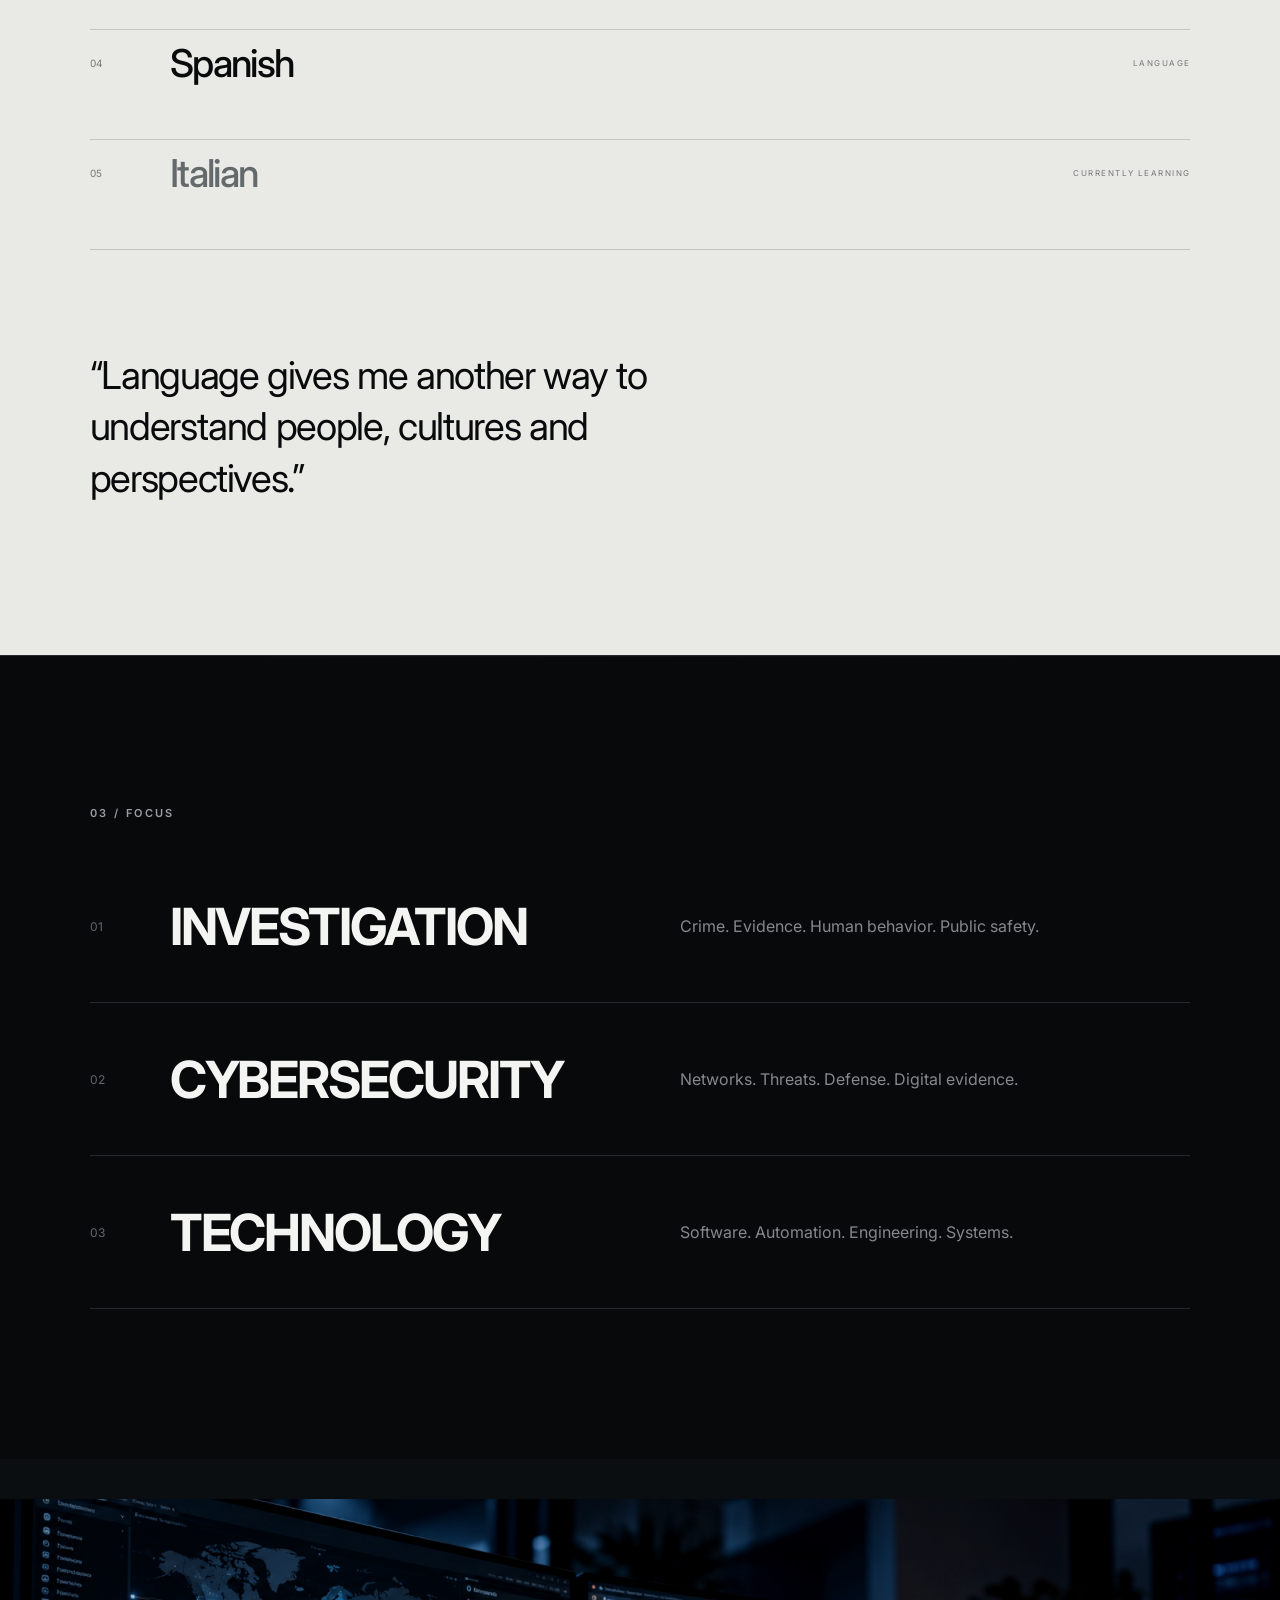
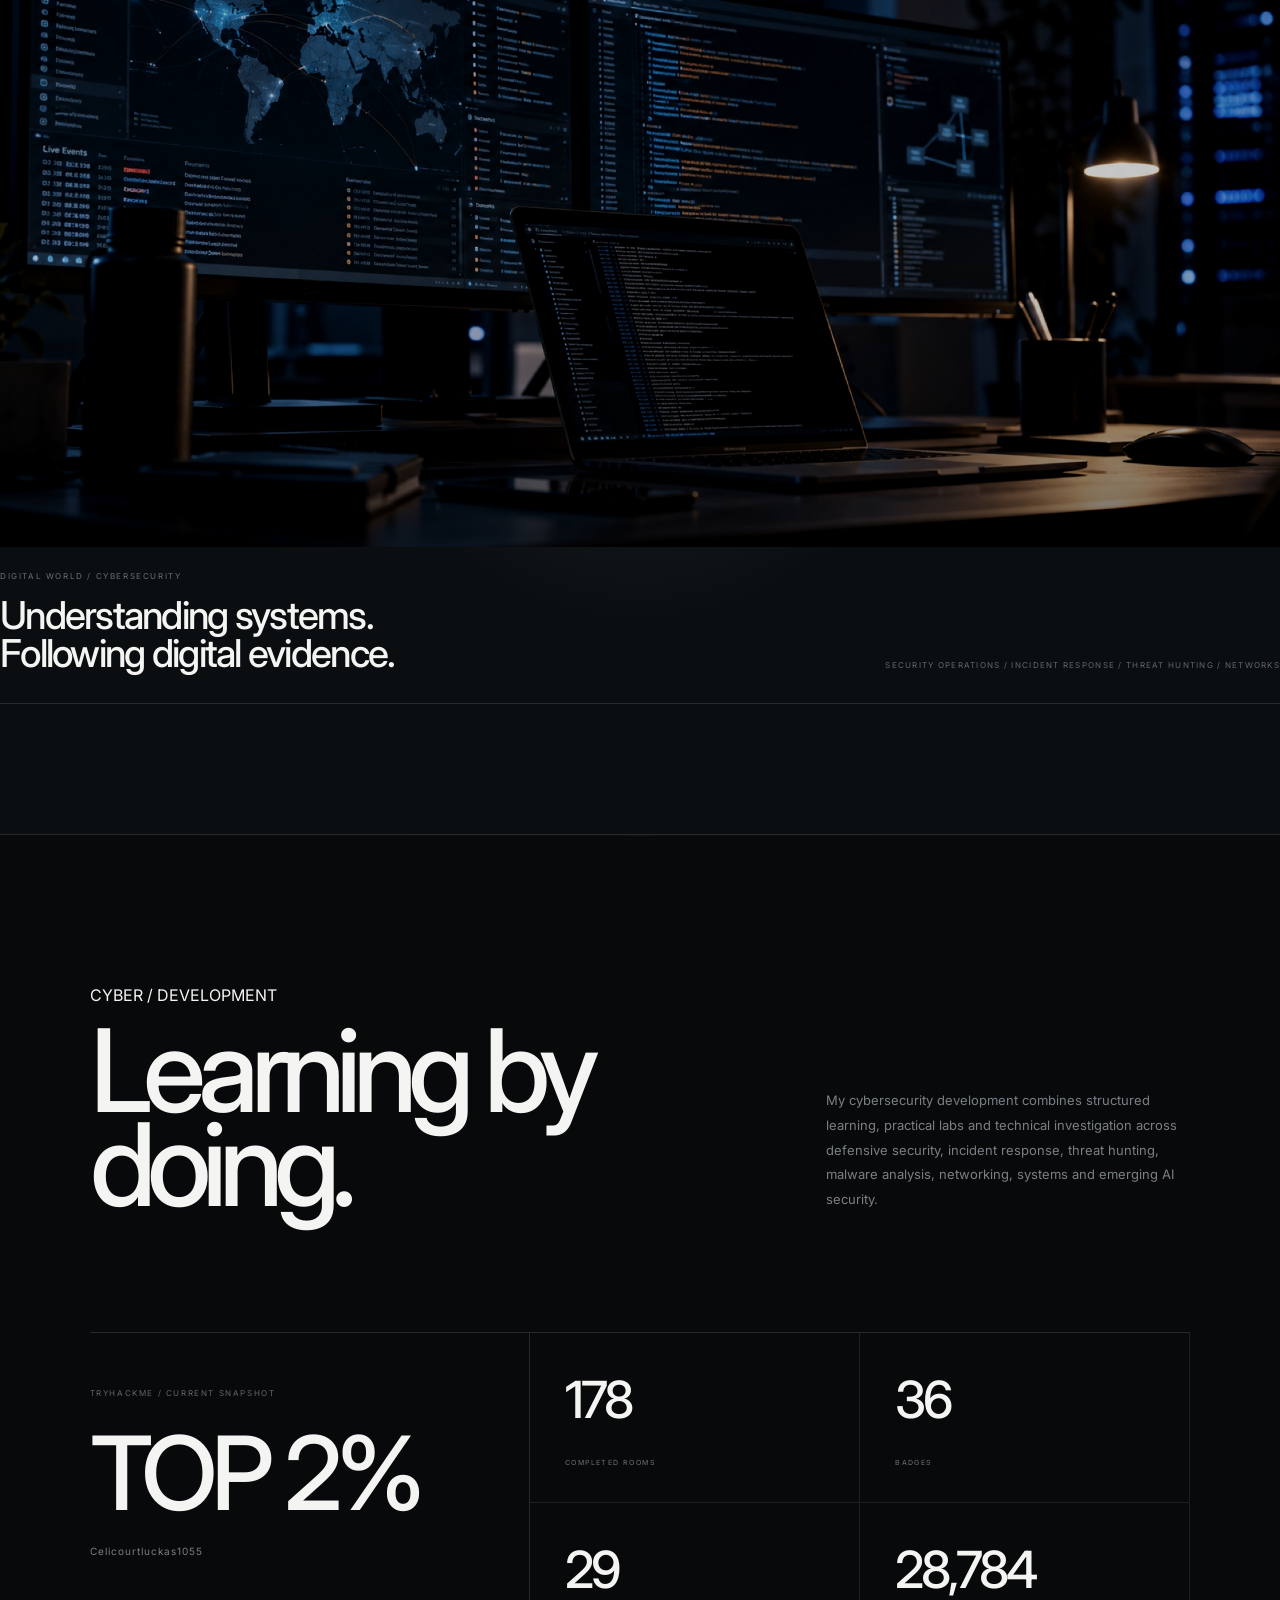
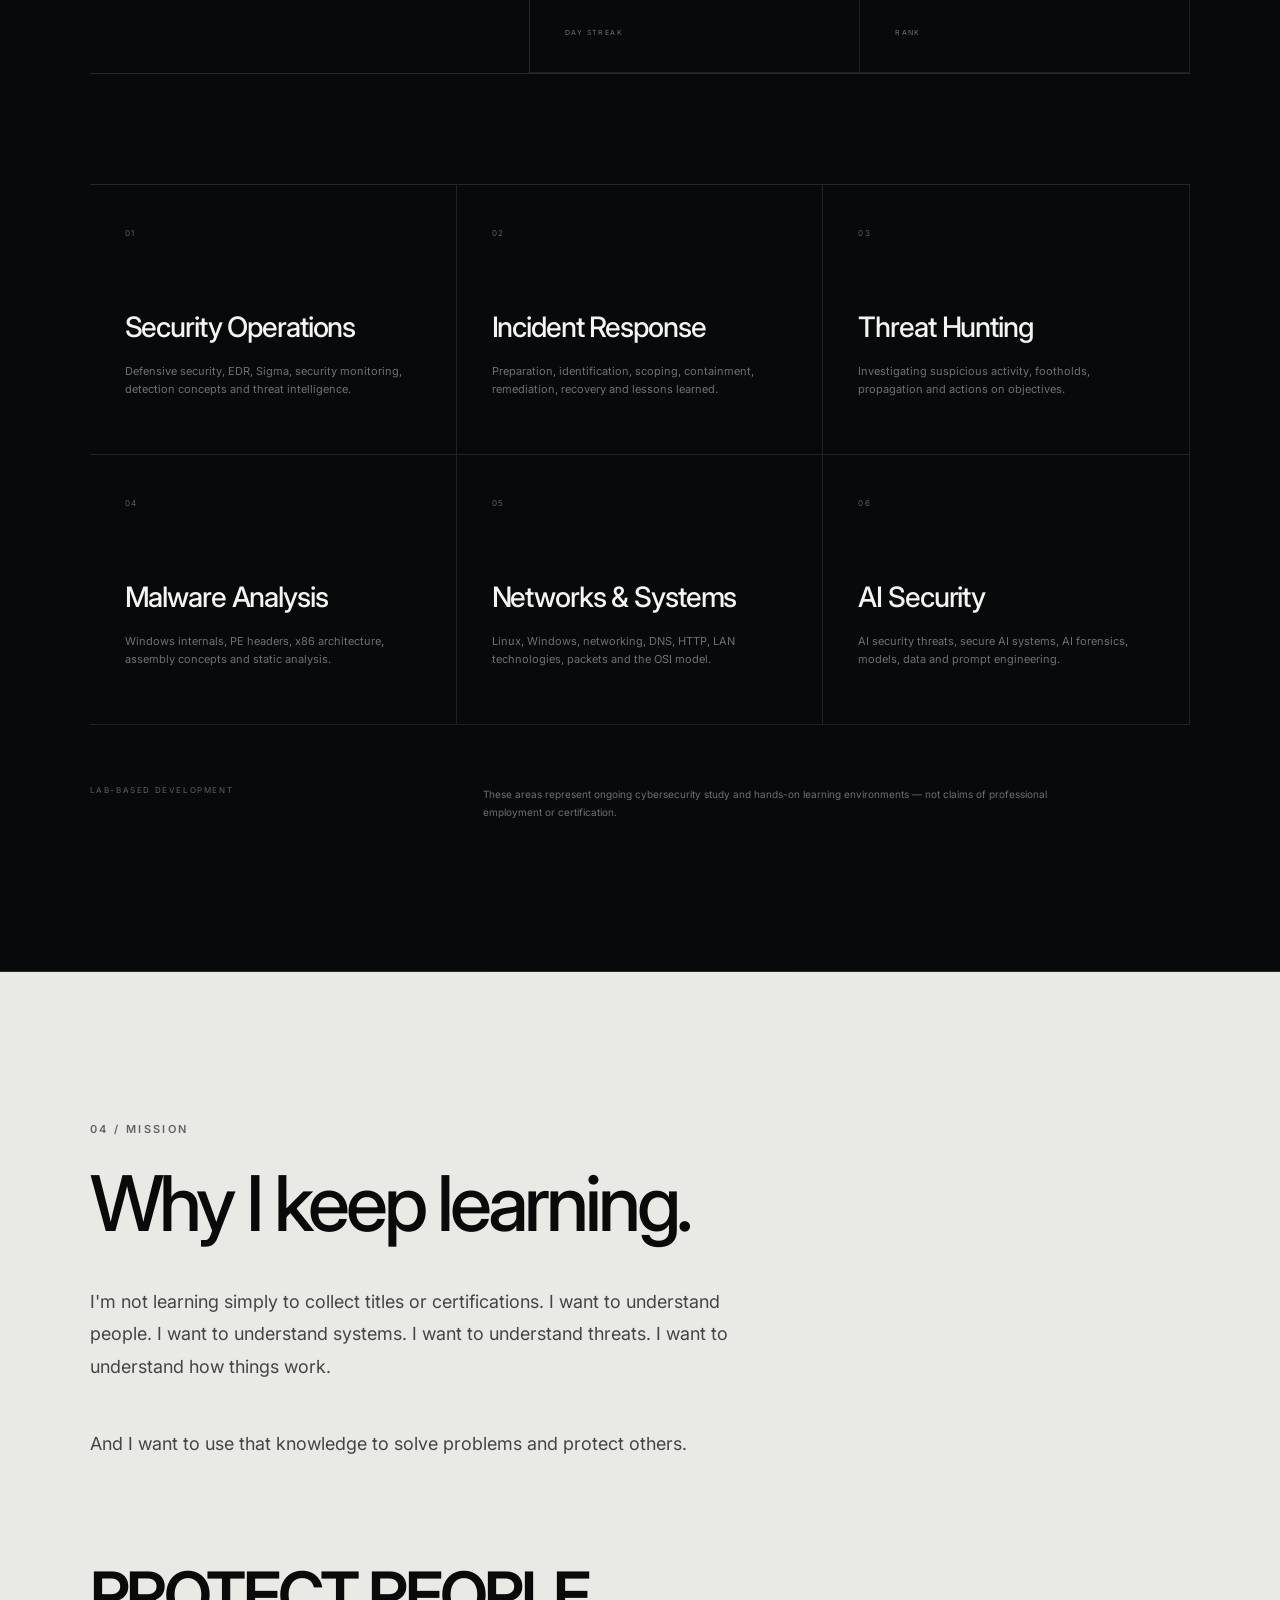
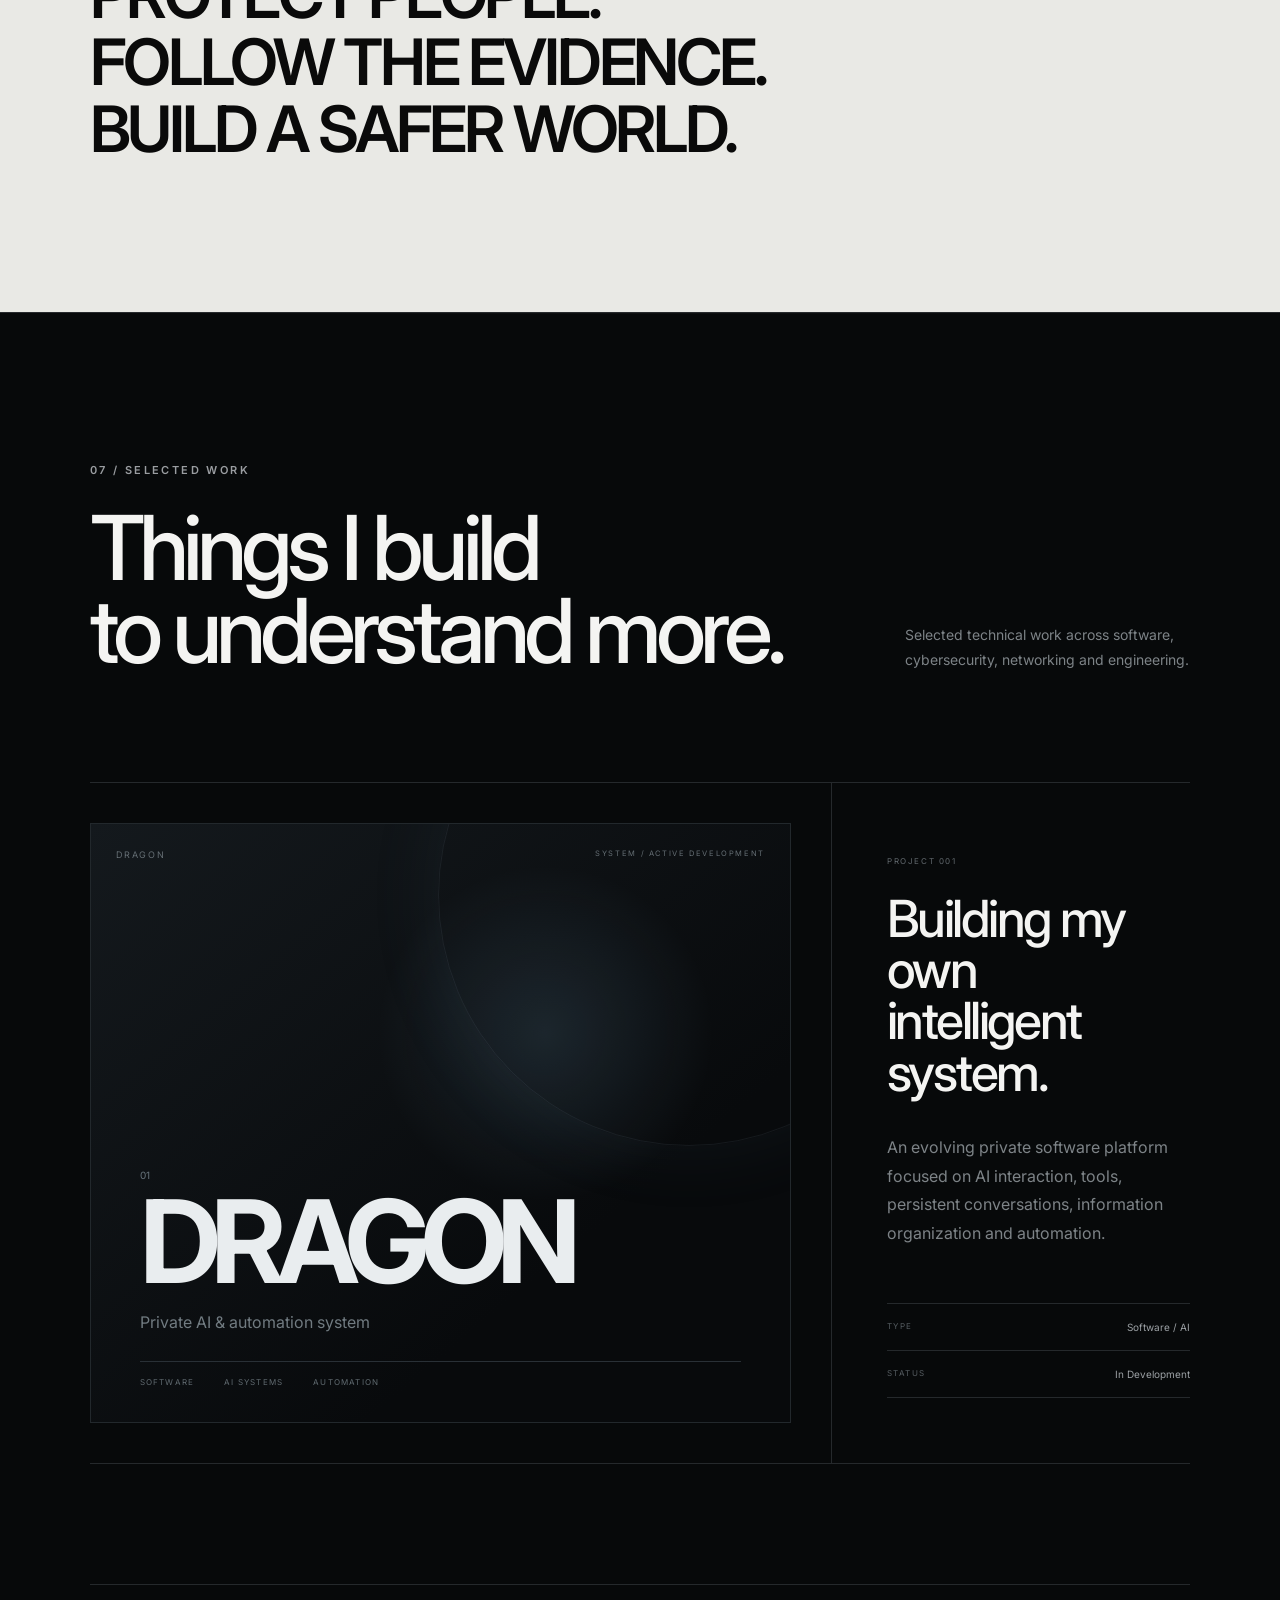
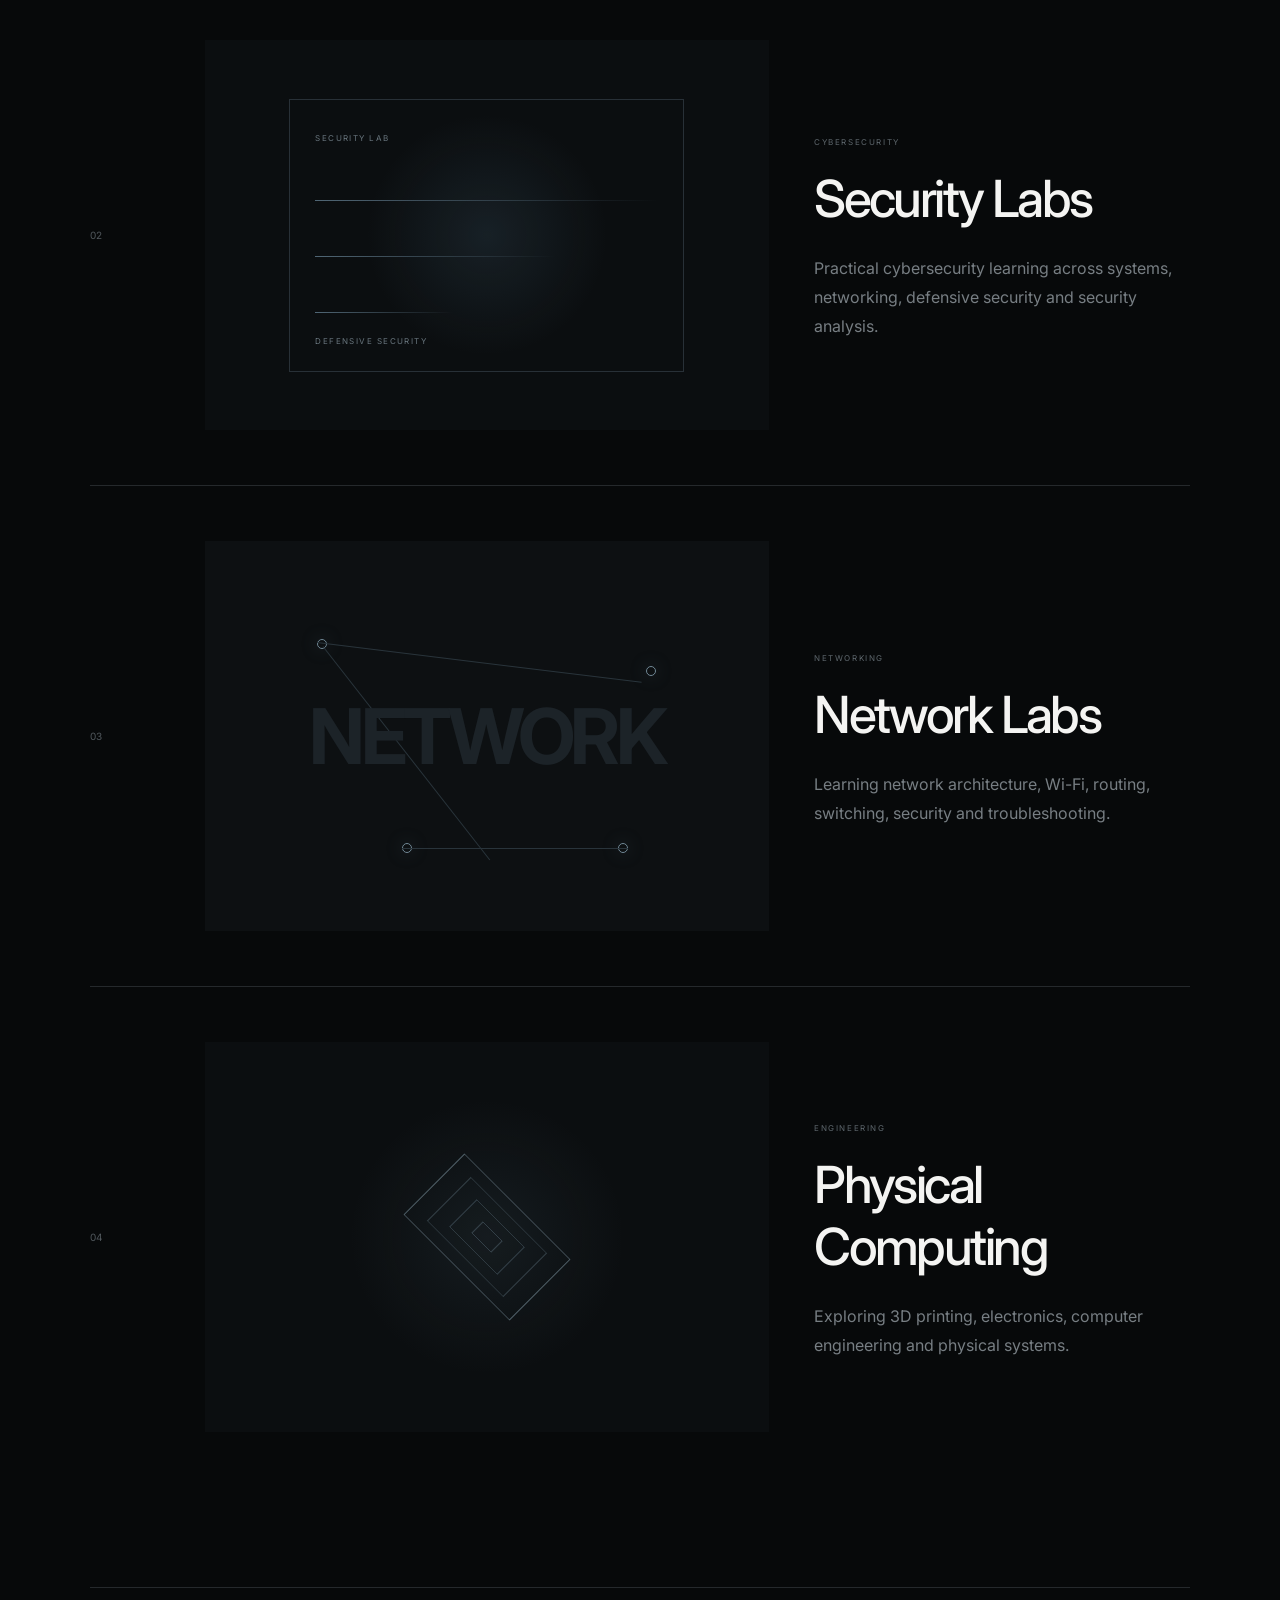
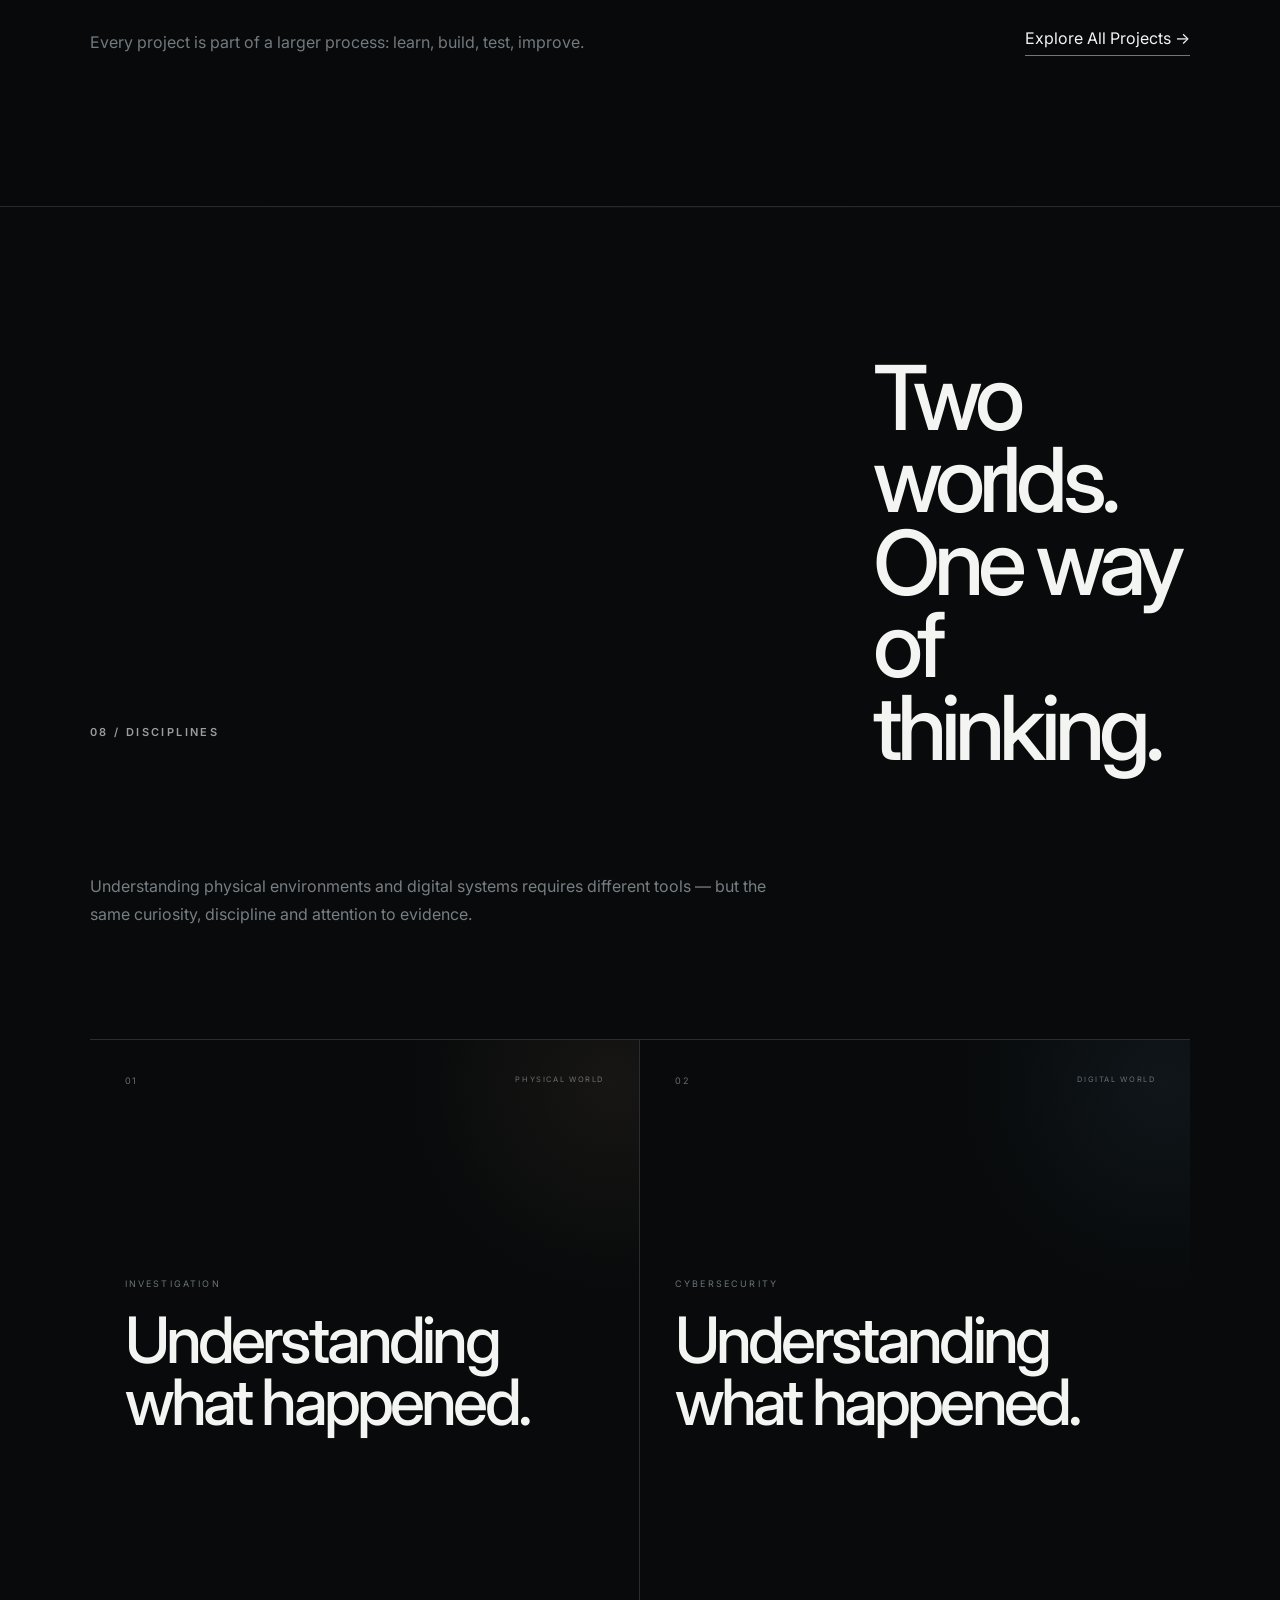
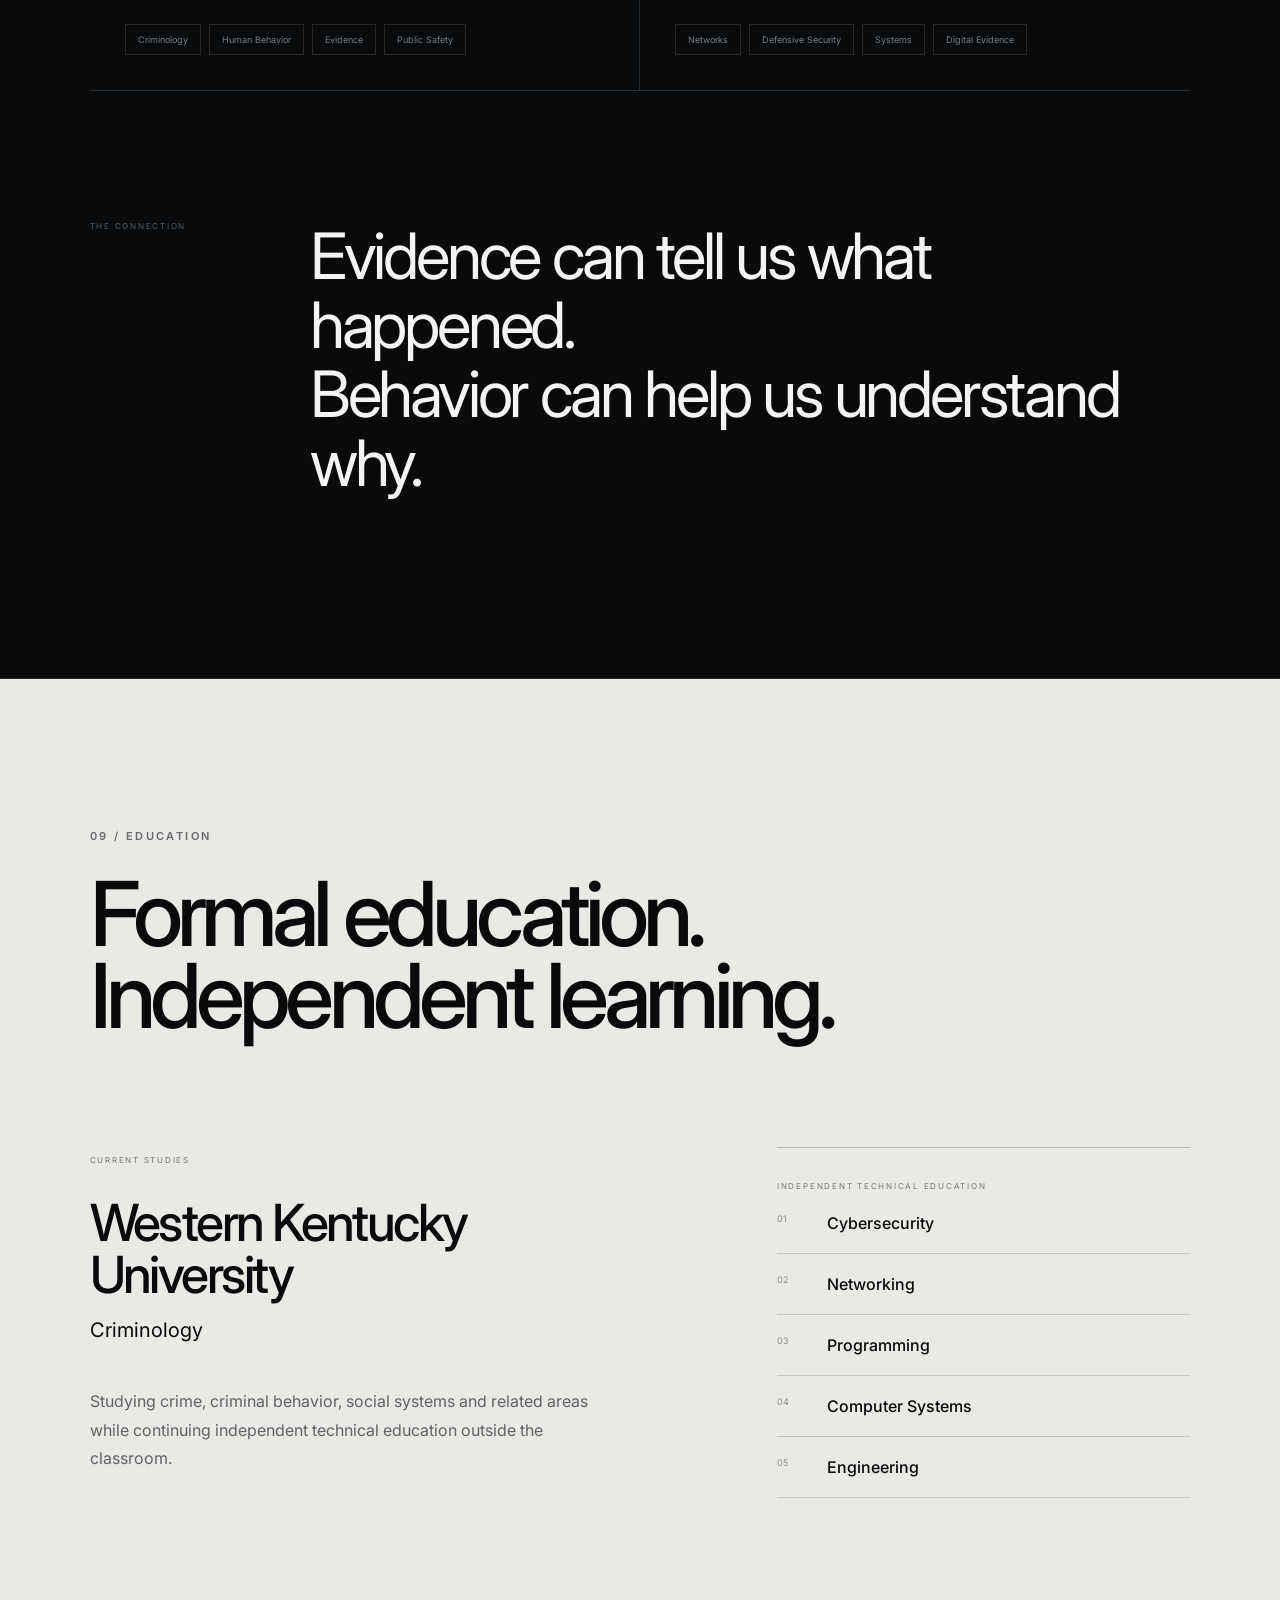
<file: index-before-seo-final.html>
<!DOCTYPE html>
<html lang="en">
<head>
  <meta charset="UTF-8">
  <meta name="viewport" content="width=device-width, initial-scale=1.0">

  <title>Luckas Celicourt | Cybersecurity, Investigation & Technology</title>
  <meta name="description" content="Official personal website of Luckas Celicourt, exploring cybersecurity, criminal investigation, technology, education, and hands-on technical projects.">

  <meta property="og:title" content="Luckas Celicourt">
  <meta property="og:description" content="Cybersecurity, Investigation & Technology.">
  <meta property="og:type" content="website">

  <link rel="stylesheet" href="css/style.css">
  <link rel="stylesheet" href="css/responsive.css">

<link rel="canonical" href="https://luckascelicourt.com/">

<meta name="author" content="Luckas Celicourt">
<meta name="robots" content="index, follow, max-image-preview:large">

<meta property="og:type" content="profile">
<meta property="og:title" content="Luckas Celicourt | Cybersecurity, Investigation & Technology">
<meta property="og:description" content="Exploring cybersecurity, investigation, technology and human behavior.">
<meta property="og:url" content="https://luckascelicourt.com/">
<meta property="og:site_name" content="Luckas Celicourt">

<meta name="twitter:card" content="summary_large_image">

<link rel="icon" href="/favicon.svg" type="image/svg+xml">

<script type="application/ld+json">
{
  "@context": "https://schema.org",
  "@type": "ProfilePage",
  "name": "Luckas Celicourt",
  "url": "https://luckascelicourt.com/",
  "mainEntity": {
    "@type": "Person",
    "name": "Luckas Celicourt",
    "url": "https://luckascelicourt.com/",
    "sameAs": [
      "https://www.linkedin.com/in/luckascelicourt",
      "https://github.com/LuckasCelicourt"
    ],
    "knowsAbout": [
      "Criminology",
      "Cybersecurity",
      "Criminal Investigation",
      "Digital Forensics",
      "Networking",
      "Programming",
      "Computer Systems",
      "Technology"
    ]
  }
}
</script>

<meta name="theme-color" content="#080a0b">
</head>

<body>

<header class="nav">
  <a href="/" class="logo">LC.</a>

  <nav>
    <a href="#about">About</a>
    <a href="#work">Work</a>
    <a href="#projects">Projects</a>
    <a href="#learning">Learning</a>
    <a href="#contact">Contact</a>
  </nav>

  <button class="menu-btn" aria-label="Open menu">Menu</button>
</header>


<main>

<section class="hero">
<div class="hero-portrait-pro" aria-hidden="true">
  <div class="hero-portrait-image"></div>
  <div class="hero-portrait-shade"></div>
  <div class="hero-portrait-line"></div>
  <span class="hero-portrait-label">LUCKAS CELICOURT / 2026</span>
</div>


  <div class="hero-bg"></div>

  <!-- PHOTO WILL BE ADDED IN FINAL VISUAL PASS -->
  <div class="hero-portrait" aria-hidden="true">
    <div class="portrait-placeholder">
      <span></span>
      <small></small>
    </div>
  </div>

  <div class="hero-content">

    <div class="hero-status">
      <span class="status-dot"></span>
      PERSONAL ARCHIVE / 2026
    </div>

    <p class="eyebrow">LUCKAS CELICOURT</p>

    <h1>
      Physical World.<br>
      Digital World.<br>
      <span>One Mission.</span>
    </h1>

    <p class="hero-mission">A SAFER WORLD.</p>

    <p class="hero-copy">
      Exploring the intersection of human behavior,
      investigation, cybersecurity and technology.
    </p>

    <div class="hero-actions">
      <a href="#projects" class="primary">Explore My Work</a>
      <a href="#about" class="secondary">Discover My Story →</a>
    </div>

  </div>

  <aside class="hero-side">
    <span>FOCUS</span>

    <p>
      Investigation<br>
      Cybersecurity<br>
      Technology
    </p>

    <div class="hero-index">
      <strong>LC</strong>
      <small>01 — 08</small>
    </div>
  </aside>

  <div class="hero-bottom">

    <a href="#work">
      <small>01</small>
      <strong>Investigation</strong>
      <span>Human behavior & evidence</span>
    </a>

    <a href="#work">
      <small>02</small>
      <strong>Cybersecurity</strong>
      <span>Digital systems & defense</span>
    </a>

    <a href="#projects">
      <small>03</small>
      <strong>Technology</strong>
      <span>Building & engineering</span>
    </a>

    <a href="#learning">
      <small>04</small>
      <strong>Learning</strong>
      <span>Continuous development</span>
    </a>

  </div>

  <div class="scroll">
    SCROLL TO EXPLORE ↓
  </div>

</section>


<section class="statement section reveal">
  <p class="section-number">01 / IDENTITY</p>

  <h2>
    Understanding people.<br>
    Understanding systems.
  </h2>

  <p class="large-copy">
    My interests sit at the intersection of criminology,
    human behavior, cybersecurity, investigation and technology.
  </p>
</section>


<section id="about" class="about section">

  <div class="section-heading reveal">
    <p class="section-number">02 / ABOUT</p>
    <h2>Curiosity became a direction.</h2>
  </div>

  <div class="about-grid reveal">

    <div class="about-large">
      <p>
        I've always been interested in two things:
        understanding people and understanding how things work.
      </p>
    </div>

    <div class="about-copy">
      <p>
        Originally from Haiti, my journey has taken me through
        different cultures, languages, areas of study, and eventually
        to the United States.
      </p>

      <p>
        Today, I study criminology while continuously developing
        practical knowledge across cybersecurity, technology,
        networking and computer systems.
      </p>

      <a href="pages/about.html">More About Me →</a>
    </div>

  </div>
</section>



<section class="roots section">

  <div class="roots-head reveal">
    <p class="section-number">03 / ROOTS</p>

    <h2>
      Different places.<br>
      Different perspectives.
    </h2>
  </div>

  <div class="roots-stage reveal">

    <div class="roots-place haiti">
      <span>ORIGIN</span>
      <strong>HAITI</strong>
      <small>18.9712° N</small>
    </div>

    <div class="journey-line">
      <div class="journey-dot"></div>
      <div class="journey-track"></div>
      <div class="journey-dot"></div>
    </div>

    <div class="roots-place usa">
      <span>PRESENT</span>
      <strong>UNITED STATES</strong>
      <small>38.0000° N</small>
    </div>

  </div>

  <div class="roots-copy reveal">

    <p class="roots-large">
      My background shaped how I see people,
      opportunity, technology and the world around me.
    </p>

    <p>
      Originally from Haiti, my journey has exposed me to
      different cultures, languages and areas of study.
      Today, that perspective continues to influence how
      I learn, build and approach problems.
    </p>

  </div>

</section>


<section class="culture section">

  <div class="culture-intro reveal">

    <p class="section-number">04 / COMMUNICATION</p>

    <h2>
      One world.<br>
      Many ways to understand it.
    </h2>

  </div>

  <div class="culture-languages">

    <div class="culture-row reveal">
      <span>01</span>
      <strong>Haitian Creole</strong>
      <small>LANGUAGE</small>
    </div>

    <div class="culture-row reveal">
      <span>02</span>
      <strong>French</strong>
      <small>LANGUAGE</small>
    </div>

    <div class="culture-row reveal">
      <span>03</span>
      <strong>English</strong>
      <small>LANGUAGE</small>
    </div>

    <div class="culture-row reveal">
      <span>04</span>
      <strong>Spanish</strong>
      <small>LANGUAGE</small>
    </div>

    <div class="culture-row reveal learning-language">
      <span>05</span>
      <strong>Italian</strong>
      <small>CURRENTLY LEARNING</small>
    </div>

  </div>

  <p class="culture-quote reveal">
    “Language gives me another way to understand
    people, cultures and perspectives.”
  </p>

</section>

<section id="work" class="worlds section">

  <p class="section-number reveal">03 / FOCUS</p>

  <div class="world reveal">
    <span>01</span>
    <h3>INVESTIGATION</h3>
    <p>Crime. Evidence. Human behavior. Public safety.</p>
  </div>

  <div class="world reveal">
    <span>02</span>
    <h3>CYBERSECURITY</h3>
    <p>Networks. Threats. Defense. Digital evidence.</p>
  </div>

  <div class="world reveal">
    <span>03</span>
    <h3>TECHNOLOGY</h3>
    <p>Software. Automation. Engineering. Systems.</p>
  </div>

</section>



<section class="cyber-visual reveal">

  <div class="cyber-visual-image">
    <img
      src="assets/images/cybersecurity-professional.jpg"
      alt="Professional cybersecurity workstation displaying network monitoring and security analysis interfaces"
      loading="lazy"
      decoding="async">
  </div>

  <div class="cyber-visual-caption">

    <div>
      <span>DIGITAL WORLD / CYBERSECURITY</span>
      <strong>Understanding systems.<br>Following digital evidence.</strong>
    </div>

    <p>
      SECURITY OPERATIONS / INCIDENT RESPONSE /
      THREAT HUNTING / NETWORKS
    </p>

  </div>

</section>

<section class="cyber-evidence section" id="cyber-evidence">

  <div class="cyber-evidence-head">

    <div>
      <span class="section-index">CYBER / DEVELOPMENT</span>
      <h2>
        Learning by<br>
        doing.
      </h2>
    </div>

    <p>
      My cybersecurity development combines structured learning,
      practical labs and technical investigation across defensive
      security, incident response, threat hunting, malware analysis,
      networking, systems and emerging AI security.
    </p>

  </div>


  <div class="thm-proof">

    <div class="thm-identity">

      <span>TRYHACKME / CURRENT SNAPSHOT</span>

      <strong>TOP 2%</strong>

      <p>
        Celicourtluckas1055
      </p>

    </div>


    <div class="thm-stats">

      <div>
        <strong>178</strong>
        <span>COMPLETED ROOMS</span>
      </div>

      <div>
        <strong>36</strong>
        <span>BADGES</span>
      </div>

      <div>
        <strong>29</strong>
        <span>DAY STREAK</span>
      </div>

      <div>
        <strong>28,784</strong>
        <span>RANK</span>
      </div>

    </div>

  </div>


  <div class="cyber-fields">

    <article>
      <span>01</span>
      <h3>Security Operations</h3>
      <p>
        Defensive security, EDR, Sigma, security monitoring,
        detection concepts and threat intelligence.
      </p>
    </article>

    <article>
      <span>02</span>
      <h3>Incident Response</h3>
      <p>
        Preparation, identification, scoping, containment,
        remediation, recovery and lessons learned.
      </p>
    </article>

    <article>
      <span>03</span>
      <h3>Threat Hunting</h3>
      <p>
        Investigating suspicious activity, footholds,
        propagation and actions on objectives.
      </p>
    </article>

    <article>
      <span>04</span>
      <h3>Malware Analysis</h3>
      <p>
        Windows internals, PE headers, x86 architecture,
        assembly concepts and static analysis.
      </p>
    </article>

    <article>
      <span>05</span>
      <h3>Networks & Systems</h3>
      <p>
        Linux, Windows, networking, DNS, HTTP,
        LAN technologies, packets and the OSI model.
      </p>
    </article>

    <article>
      <span>06</span>
      <h3>AI Security</h3>
      <p>
        AI security threats, secure AI systems,
        AI forensics, models, data and prompt engineering.
      </p>
    </article>

  </div>


  <div class="cyber-note">

    <span>LAB-BASED DEVELOPMENT</span>

    <p>
      These areas represent ongoing cybersecurity study and
      hands-on learning environments — not claims of professional
      employment or certification.
    </p>

  </div>

</section>

<section class="mission section">

  <div class="mission-content reveal">
    <p class="section-number">04 / MISSION</p>

    <h2>Why I keep learning.</h2>

    <p>
      I'm not learning simply to collect titles or certifications.
      I want to understand people. I want to understand systems.
      I want to understand threats. I want to understand how things work.
    </p>

    <p>
      And I want to use that knowledge to solve problems and protect others.
    </p>

    <div class="mission-end">
      PROTECT PEOPLE.<br>
      FOLLOW THE EVIDENCE.<br>
      BUILD A SAFER WORLD.
    </div>
  </div>

</section>


<section id="projects" class="showcase section">

  <div class="showcase-head reveal">
    <div>
      <p class="section-number">07 / SELECTED WORK</p>
      <h2>Things I build<br>to understand more.</h2>
    </div>

    <p class="showcase-intro">
      Selected technical work across software,
      cybersecurity, networking and engineering.
    </p>
  </div>


  <article class="featured-project reveal">

    <div class="featured-visual">
      <div class="project-ui">
        <div class="ui-top">
          <span>DRAGON</span>
          <small>SYSTEM / ACTIVE DEVELOPMENT</small>
        </div>

        <div class="ui-center">
          <span>01</span>
          <strong>DRAGON</strong>
          <p>Private AI & automation system</p>
        </div>

        <div class="ui-bottom">
          <span>SOFTWARE</span>
          <span>AI SYSTEMS</span>
          <span>AUTOMATION</span>
        </div>
      </div>
    </div>

    <div class="featured-info">

      <div>
        <span class="project-id">PROJECT 001</span>

        <h3>Building my own<br>intelligent system.</h3>

        <p>
          An evolving private software platform focused on
          AI interaction, tools, persistent conversations,
          information organization and automation.
        </p>
      </div>

      <div class="project-meta">
        <div>
          <small>TYPE</small>
          <span>Software / AI</span>
        </div>

        <div>
          <small>STATUS</small>
          <span>In Development</span>
        </div>
      </div>

    </div>

  </article>


  <div class="project-editorial">


    <article class="editorial-project reveal">

      <div class="editorial-number">02</div>

      <div class="editorial-visual cyber-visual">

        <div class="cyber-interface">
          <span>SECURITY LAB</span>

          <div></div>
          <div></div>
          <div></div>

          <small>DEFENSIVE SECURITY</small>
        </div>

      </div>

      <div class="editorial-content">

        <small>CYBERSECURITY</small>

        <h3>Security Labs</h3>

        <p>
          Practical cybersecurity learning across systems,
          networking, defensive security and security analysis.
        </p>

      </div>

    </article>


    <article class="editorial-project reveal">

      <div class="editorial-number">03</div>

      <div class="editorial-visual network-visual">

        <div class="network-map">

          <span class="node n1"></span>
          <span class="node n2"></span>
          <span class="node n3"></span>
          <span class="node n4"></span>

          <i class="network-line l1"></i>
          <i class="network-line l2"></i>
          <i class="network-line l3"></i>

          <strong>NETWORK</strong>

        </div>

      </div>

      <div class="editorial-content">

        <small>NETWORKING</small>

        <h3>Network Labs</h3>

        <p>
          Learning network architecture, Wi-Fi,
          routing, switching, security and troubleshooting.
        </p>

      </div>

    </article>


    <article class="editorial-project reveal">

      <div class="editorial-number">04</div>

      <div class="editorial-visual engineering-visual">

        <div class="engineering-object">
          <span></span>
          <span></span>
          <span></span>
        </div>

      </div>

      <div class="editorial-content">

        <small>ENGINEERING</small>

        <h3>Physical Computing</h3>

        <p>
          Exploring 3D printing, electronics,
          computer engineering and physical systems.
        </p>

      </div>

    </article>

  </div>


  <div class="showcase-end reveal">

    <p>
      Every project is part of a larger process:
      learn, build, test, improve.
    </p>

    <a href="pages/projects.html">
      Explore All Projects →
    </a>

  </div>

</section>



<section class="discipline section">

  <div class="discipline-head reveal">
    <p class="section-number">08 / DISCIPLINES</p>

    <h2>
      Two worlds.<br>
      One way of thinking.
    </h2>

    <p>
      Understanding physical environments and digital systems
      requires different tools — but the same curiosity,
      discipline and attention to evidence.
    </p>
  </div>


  <div class="discipline-split">

    <article class="discipline-panel investigation-panel reveal">

      <div class="discipline-top">
        <span>01</span>
        <small>PHYSICAL WORLD</small>
      </div>

      <div class="discipline-center">
        <p>INVESTIGATION</p>

        <h3>
          Understanding<br>
          what happened.
        </h3>
      </div>

      <div class="discipline-bottom">
        <span>Criminology</span>
        <span>Human Behavior</span>
        <span>Evidence</span>
        <span>Public Safety</span>
      </div>

    </article>


    <article class="discipline-panel cyber-panel reveal">

      <div class="discipline-top">
        <span>02</span>
        <small>DIGITAL WORLD</small>
      </div>

      <div class="discipline-center">
        <p>CYBERSECURITY</p>

        <h3>
          Understanding<br>
          what happened.
        </h3>
      </div>

      <div class="discipline-bottom">
        <span>Networks</span>
        <span>Defensive Security</span>
        <span>Systems</span>
        <span>Digital Evidence</span>
      </div>

    </article>

  </div>


  <div class="evidence-statement reveal">

    <span>THE CONNECTION</span>

    <blockquote>
      Evidence can tell us what happened.<br>
      Behavior can help us understand why.
    </blockquote>

  </div>

</section>


<section class="education section">

  <div class="education-head reveal">

    <p class="section-number">09 / EDUCATION</p>

    <h2>
      Formal education.<br>
      Independent learning.
    </h2>

  </div>


  <div class="education-layout">

    <div class="education-primary reveal">

      <span class="education-label">CURRENT STUDIES</span>

      <h3>Western Kentucky University</h3>

      <p class="education-field">
        Criminology
      </p>

      <p class="education-description">
        Studying crime, criminal behavior, social systems
        and related areas while continuing independent
        technical education outside the classroom.
      </p>

    </div>


    <div class="education-secondary reveal">

      <span class="education-label">
        INDEPENDENT TECHNICAL EDUCATION
      </span>

      <div class="education-item">
        <span>01</span>
        <strong>Cybersecurity</strong>
      </div>

      <div class="education-item">
        <span>02</span>
        <strong>Networking</strong>
      </div>

      <div class="education-item">
        <span>03</span>
        <strong>Programming</strong>
      </div>

      <div class="education-item">
        <span>04</span>
        <strong>Computer Systems</strong>
      </div>

      <div class="education-item">
        <span>05</span>
        <strong>Engineering</strong>
      </div>

    </div>

  </div>


  <div class="education-philosophy reveal">

    <small>LEARNING PHILOSOPHY</small>

    <p>
      Study the theory.<br>
      Build something.<br>
      Test it.<br>
      Understand it.
    </p>

  </div>

</section>
<section id="learning" class="learning section">

  <p class="section-number reveal">06 / ALWAYS LEARNING</p>

  <h2 class="reveal">
    The work is never finished.
  </h2>

  <div class="learning-list reveal">
    <span>Cybersecurity</span>
    <span>Networking</span>
    <span>Programming</span>
    <span>Criminology</span>
    <span>Human Behavior</span>
    <span>Computer Engineering</span>
    <span>Electronics</span>
    <span>Languages</span>
  </div>

</section>


<section class="languages section">

  <p class="section-number reveal">07 / LANGUAGES</p>

  <div class="language-title reveal">
    <h2>Connecting across cultures.</h2>
    <p>
      Language gives me another way to understand people,
      cultures and perspectives.
    </p>
  </div>

  <div class="language-list reveal">
    <div><span>01</span><strong>Haitian Creole</strong></div>
    <div><span>02</span><strong>French</strong></div>
    <div><span>03</span><strong>English</strong></div>
    <div><span>04</span><strong>Spanish</strong></div>
    <div><span>05</span><strong>Italian</strong><em>Currently Learning</em></div>
  </div>

</section>





<section id="contact" class="contact section">

  <p class="section-number reveal">08 / CONTACT</p>

  <div class="contact-content reveal">
    <h2>Let's connect.</h2>

    <p>
      Technology. Cybersecurity. Investigation.
      Learning. Building.
    </p>

    <a href="pages/contact.html">Contact Me →</a>
  </div>

</section>

</main>


<footer>
  <strong>LUCKAS CELICOURT</strong>

  <p>
    Physical World. Digital World. One Mission: A Safer World.
  </p>

  <span>THE WORK CONTINUES.</span>
</footer>


<script src="js/main.js"></script>
</body>
</html>
</file>
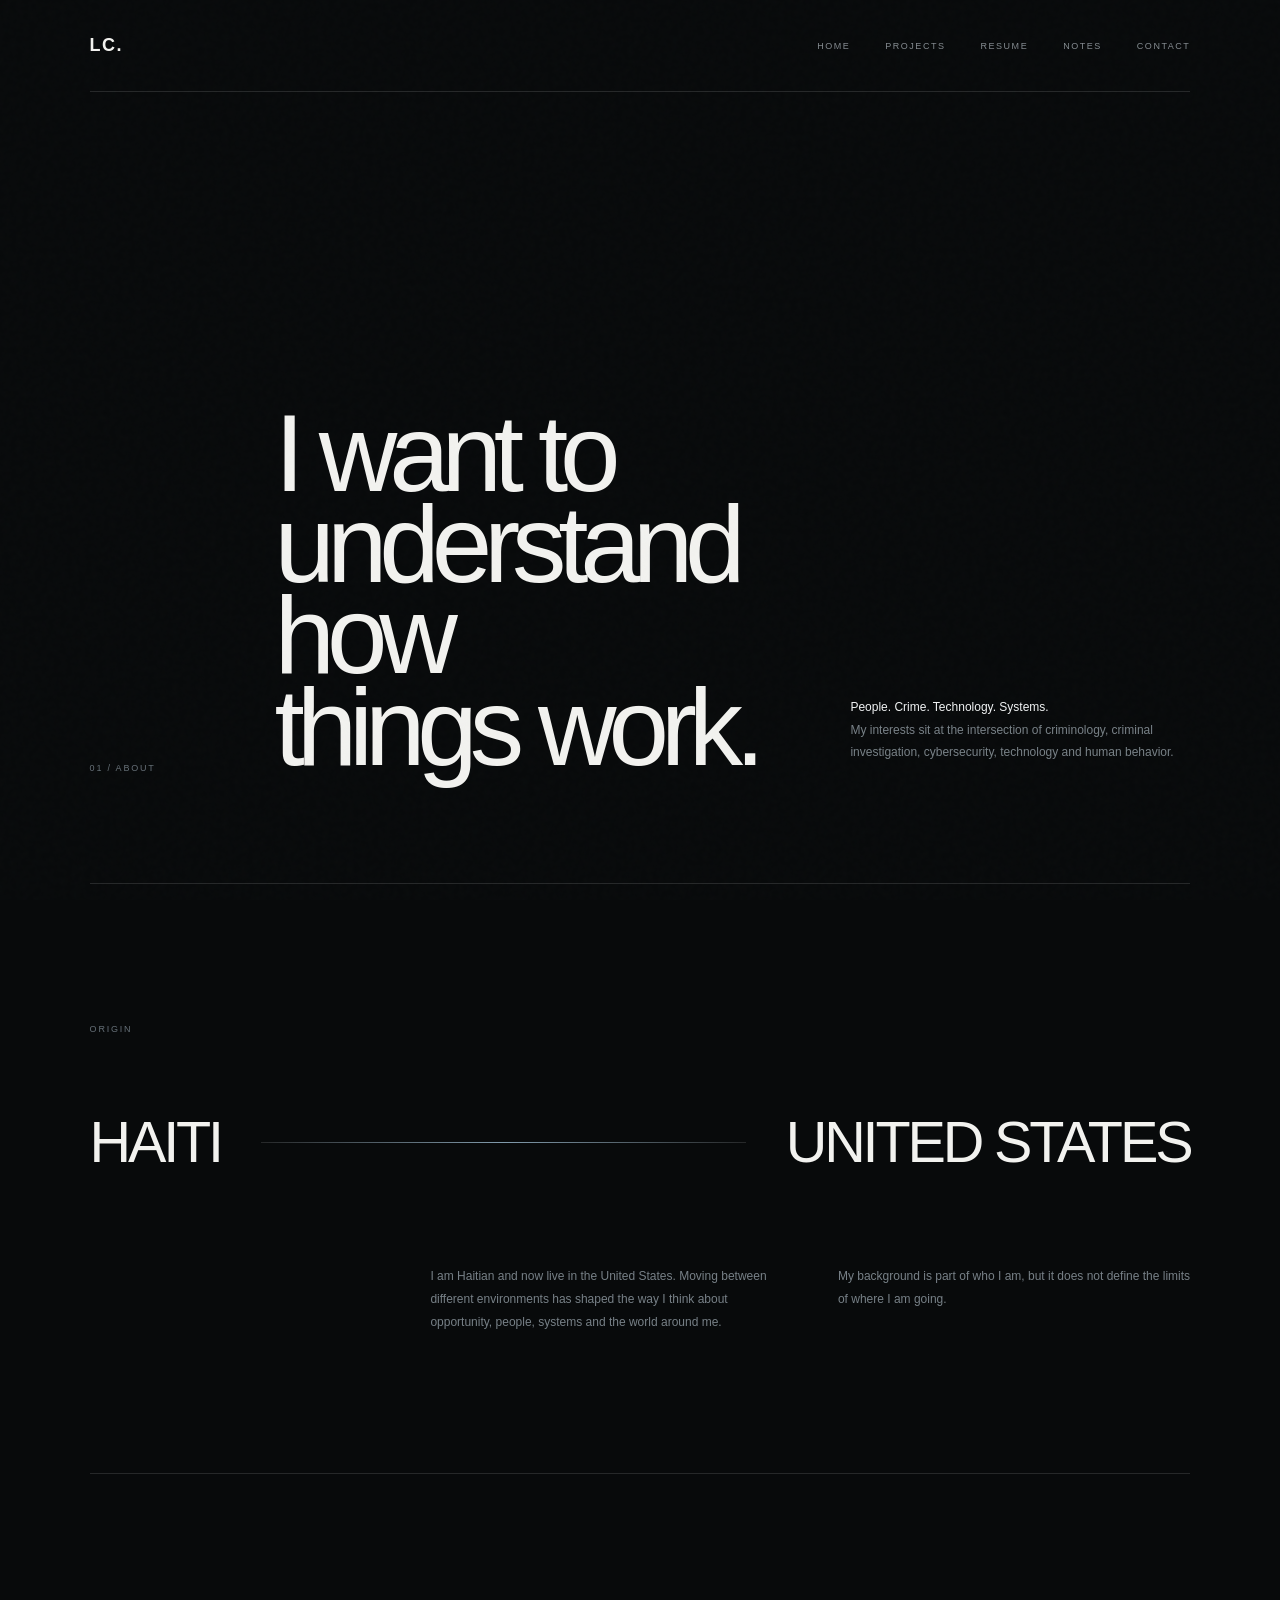
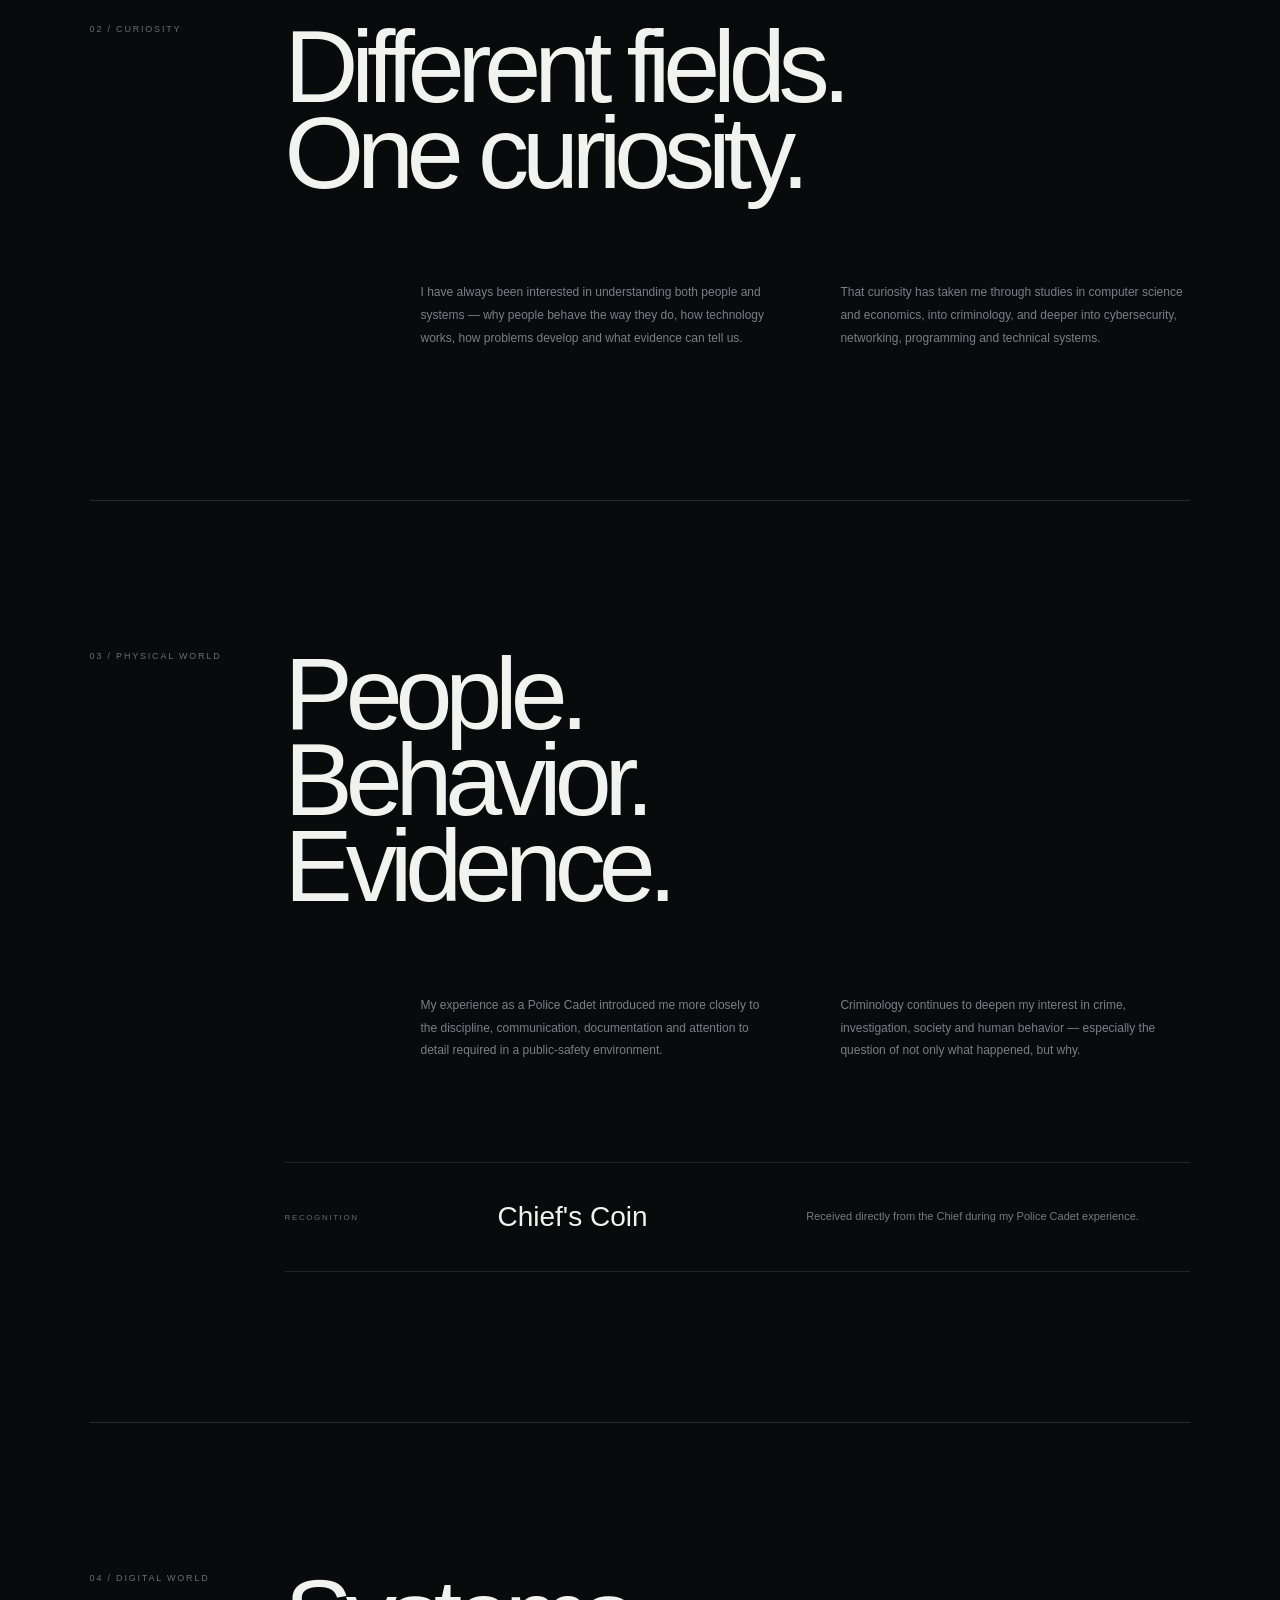
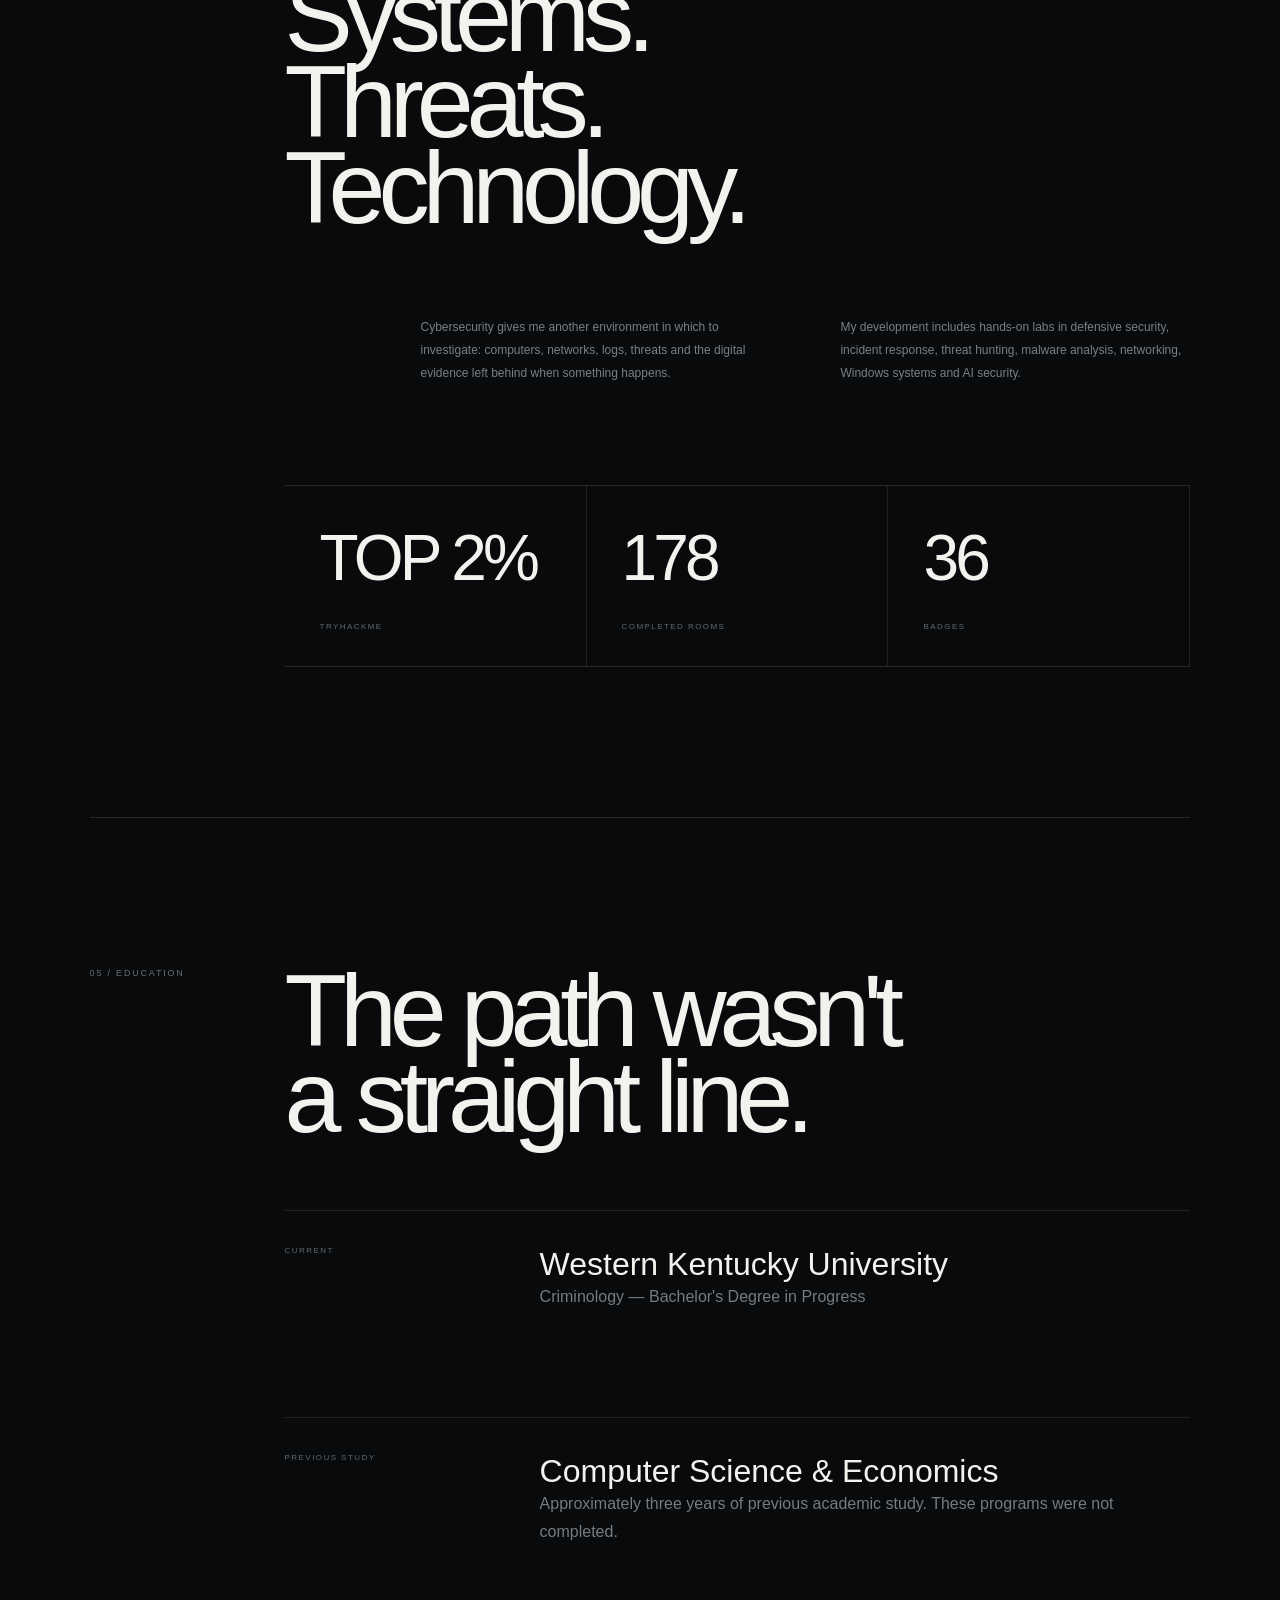
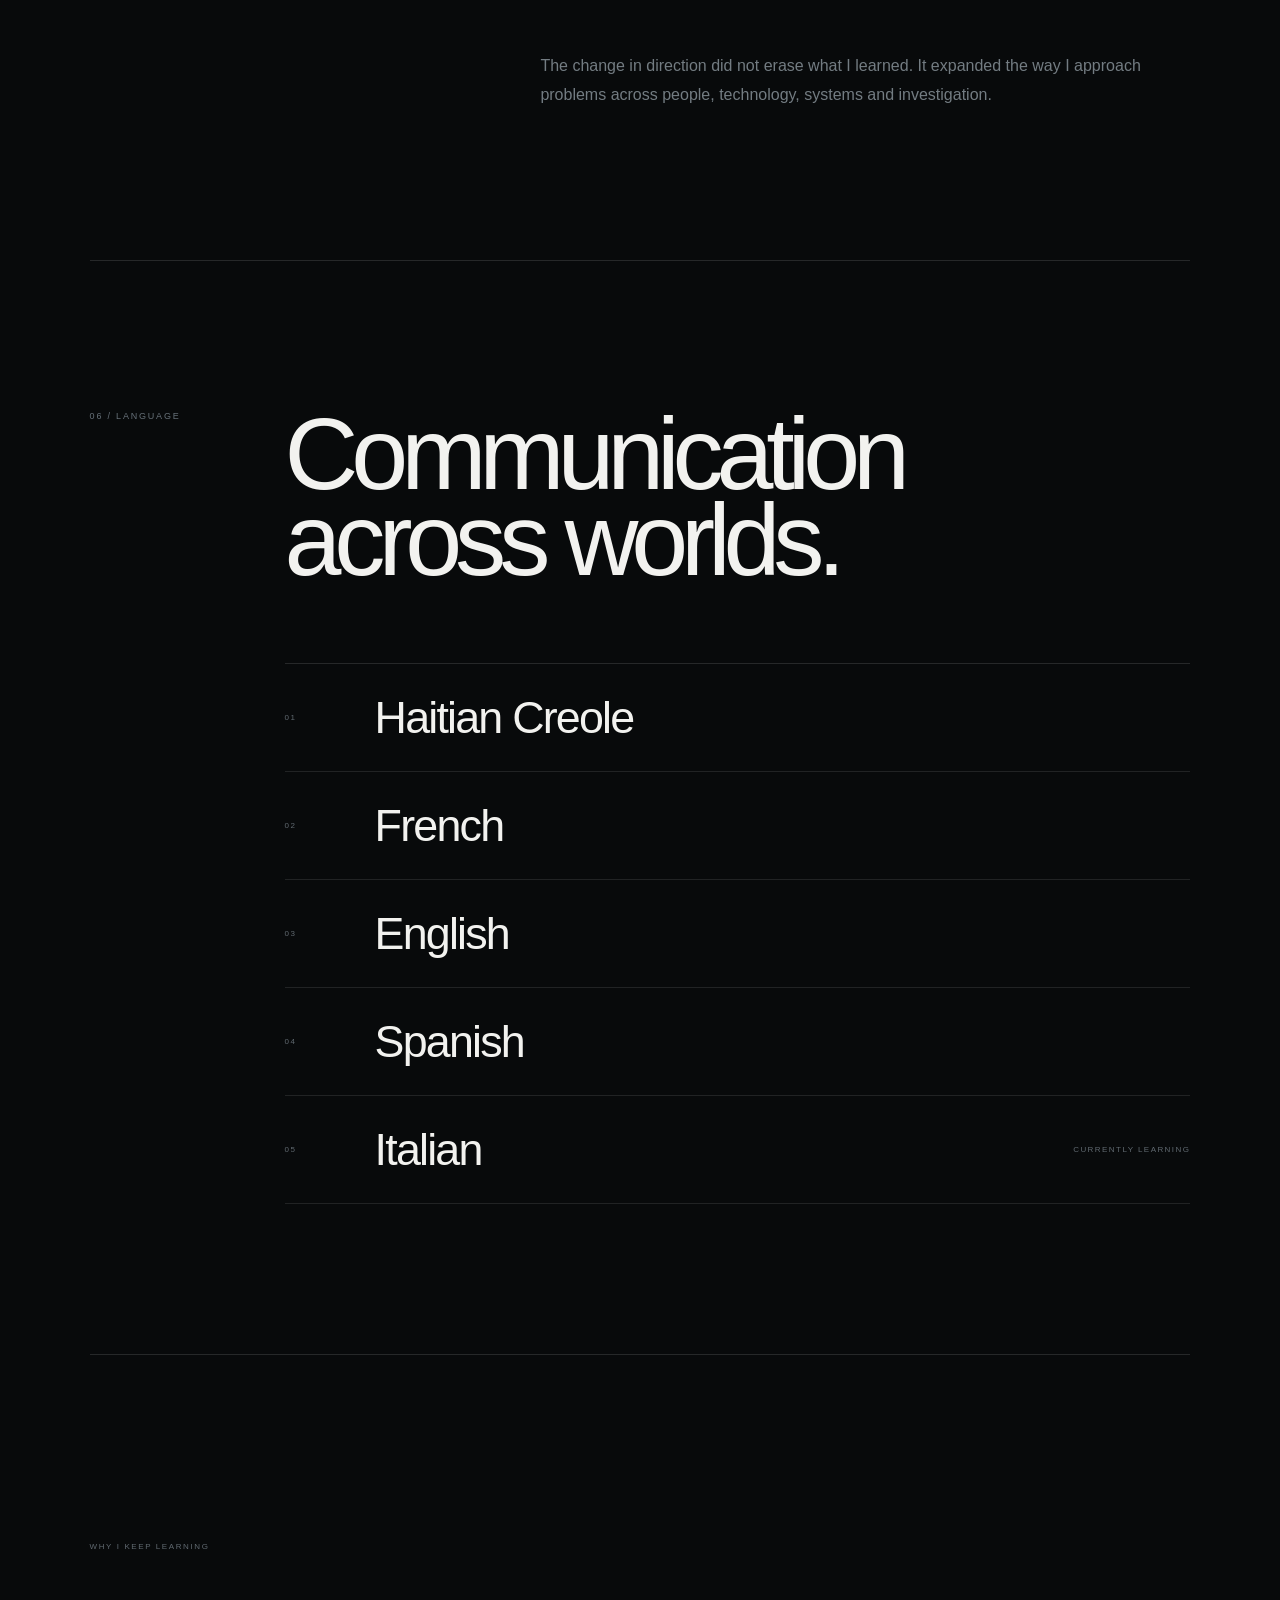
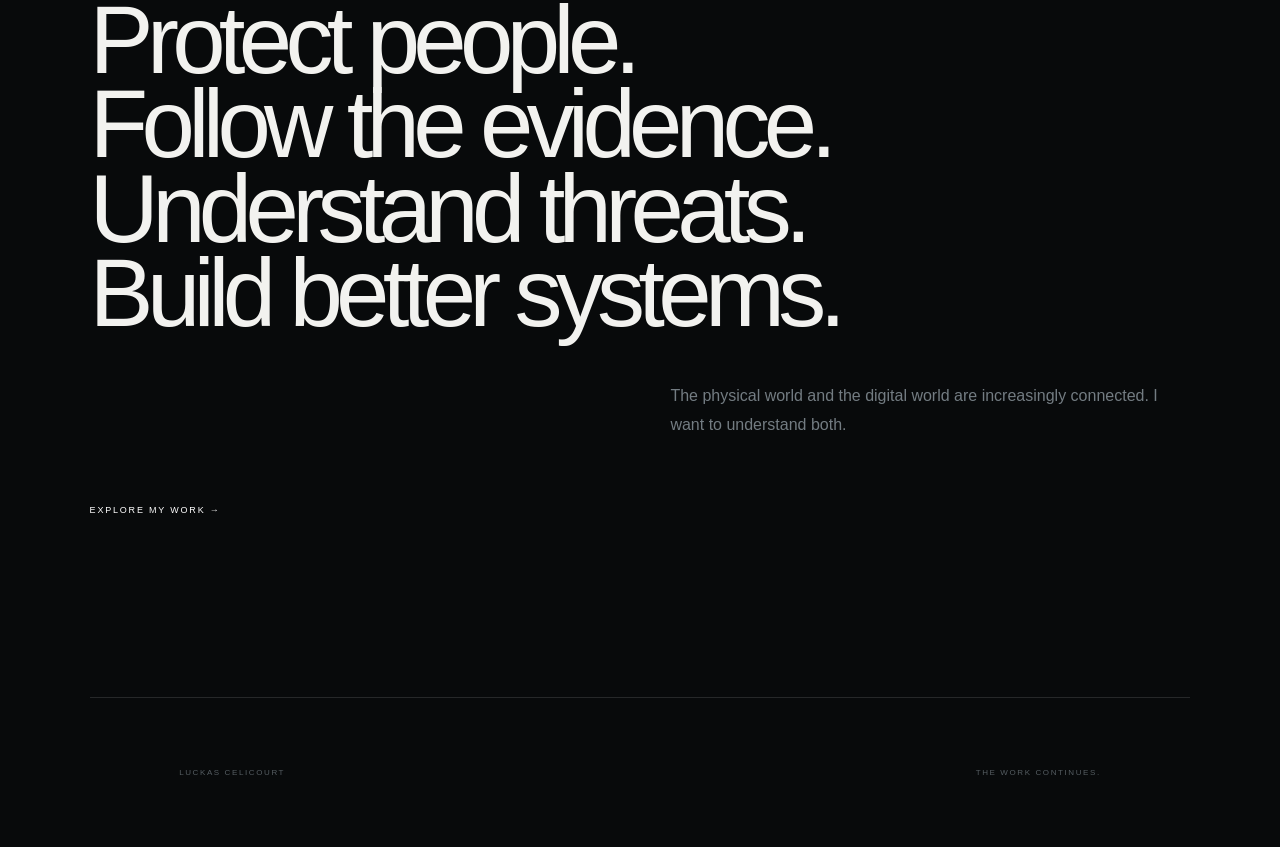
<file: pages/about.html>
<!DOCTYPE html>
<html lang="en">

<head>
<meta charset="UTF-8">
<meta name="viewport" content="width=device-width, initial-scale=1.0">

<title>About Luckas Celicourt</title>

<meta name="description"
content="About Luckas Celicourt — criminology student, cybersecurity learner, technologist and builder from Haiti living in the United States.">

<link rel="canonical" href="https://luckascelicourt.com/pages/about.html">

<link rel="stylesheet" href="../css/style.css">
<link rel="stylesheet" href="../css/responsive.css">

<link rel="icon" href="../favicon.svg" type="image/svg+xml">
<meta name="theme-color" content="#080a0b">
<meta name="robots" content="index, follow">
<meta name="author" content="Luckas Celicourt">
</head>

<body class="inner-page">

<div class="inner-shell">

<header class="inner-nav">

<a class="inner-logo" href="../index.html">LC.</a>

<nav class="inner-nav-links">
<a href="../index.html">HOME</a>
<a href="projects.html">PROJECTS</a>
<a href="resume.html">RESUME</a>
<a href="notes.html">NOTES</a>
<a href="contact.html">CONTACT</a>
</nav>

</header>


<main>

<section class="about-page-hero">

<div class="about-page-number">01 / ABOUT</div>

<h1>
I want to<br>
understand how<br>
things work.
</h1>

<div class="about-page-lead">

<p>
People. Crime. Technology. Systems.
</p>

<p>
My interests sit at the intersection of criminology,
criminal investigation, cybersecurity, technology
and human behavior.
</p>

</div>

</section>



<section class="about-origin">

<div class="about-origin-label">
ORIGIN
</div>

<div class="about-origin-main">

<span>HAITI</span>

<div class="about-origin-line"></div>

<span>UNITED STATES</span>

</div>

<div class="about-origin-copy">

<p>
I am Haitian and now live in the United States.
Moving between different environments has shaped
the way I think about opportunity, people, systems
and the world around me.
</p>

<p>
My background is part of who I am, but it does not
define the limits of where I am going.
</p>

</div>

</section>


<section class="about-chapter">

<div class="about-chapter-index">
02 / CURIOSITY
</div>

<div class="about-chapter-content">

<h2>
Different fields.<br>
One curiosity.
</h2>

<div class="about-copy-columns">

<p>
I have always been interested in understanding both
people and systems — why people behave the way they do,
how technology works, how problems develop and what
evidence can tell us.
</p>

<p>
That curiosity has taken me through studies in computer
science and economics, into criminology, and deeper into
cybersecurity, networking, programming and technical
systems.
</p>

</div>

</div>

</section>


<section class="about-chapter">

<div class="about-chapter-index">
03 / PHYSICAL WORLD
</div>

<div class="about-chapter-content">

<h2>
People.<br>
Behavior.<br>
Evidence.
</h2>

<div class="about-copy-columns">

<p>
My experience as a Police Cadet introduced me more closely
to the discipline, communication, documentation and
attention to detail required in a public-safety environment.
</p>

<p>
Criminology continues to deepen my interest in crime,
investigation, society and human behavior — especially
the question of not only what happened, but why.
</p>

</div>

<div class="about-recognition">

<span>RECOGNITION</span>

<strong>Chief's Coin</strong>

<p>
Received directly from the Chief during my Police Cadet
experience.
</p>

</div>

</div>

</section>


<section class="about-chapter">

<div class="about-chapter-index">
04 / DIGITAL WORLD
</div>

<div class="about-chapter-content">

<h2>
Systems.<br>
Threats.<br>
Technology.
</h2>

<div class="about-copy-columns">

<p>
Cybersecurity gives me another environment in which to
investigate: computers, networks, logs, threats and the
digital evidence left behind when something happens.
</p>

<p>
My development includes hands-on labs in defensive
security, incident response, threat hunting, malware
analysis, networking, Windows systems and AI security.
</p>

</div>

<div class="about-stat-line">

<div>
<strong>TOP 2%</strong>
<span>TRYHACKME</span>
</div>

<div>
<strong>178</strong>
<span>COMPLETED ROOMS</span>
</div>

<div>
<strong>36</strong>
<span>BADGES</span>
</div>

</div>

</div>

</section>


<section class="about-chapter">

<div class="about-chapter-index">
05 / EDUCATION
</div>

<div class="about-chapter-content">

<h2>
The path wasn't<br>
a straight line.
</h2>

<div class="about-education-row">

<span>CURRENT</span>

<div>
<strong>Western Kentucky University</strong>
<p>Criminology — Bachelor's Degree in Progress</p>
</div>

</div>

<div class="about-education-row">

<span>PREVIOUS STUDY</span>

<div>
<strong>Computer Science & Economics</strong>
<p>
Approximately three years of previous academic study.
These programs were not completed.
</p>
</div>

</div>

<p class="about-education-note">
The change in direction did not erase what I learned.
It expanded the way I approach problems across people,
technology, systems and investigation.
</p>

</div>

</section>


<section class="about-chapter">

<div class="about-chapter-index">
06 / LANGUAGE
</div>

<div class="about-chapter-content">

<h2>
Communication<br>
across worlds.
</h2>

<div class="about-language-list">

<div><span>01</span><strong>Haitian Creole</strong></div>
<div><span>02</span><strong>French</strong></div>
<div><span>03</span><strong>English</strong></div>
<div><span>04</span><strong>Spanish</strong></div>
<div><span>05</span><strong>Italian</strong><em>CURRENTLY LEARNING</em></div>

</div>

</div>

</section>


<section class="about-final">

<span>WHY I KEEP LEARNING</span>

<h2>
Protect people.<br>
Follow the evidence.<br>
Understand threats.<br>
Build better systems.
</h2>

<p>
The physical world and the digital world are increasingly
connected. I want to understand both.
</p>

<a href="projects.html">
EXPLORE MY WORK →
</a>

</section>

</main>


<footer class="inner-footer">

<span>LUCKAS CELICOURT</span>
<span>THE WORK CONTINUES.</span>

</footer>

</div>

</body>
</html>
</file>
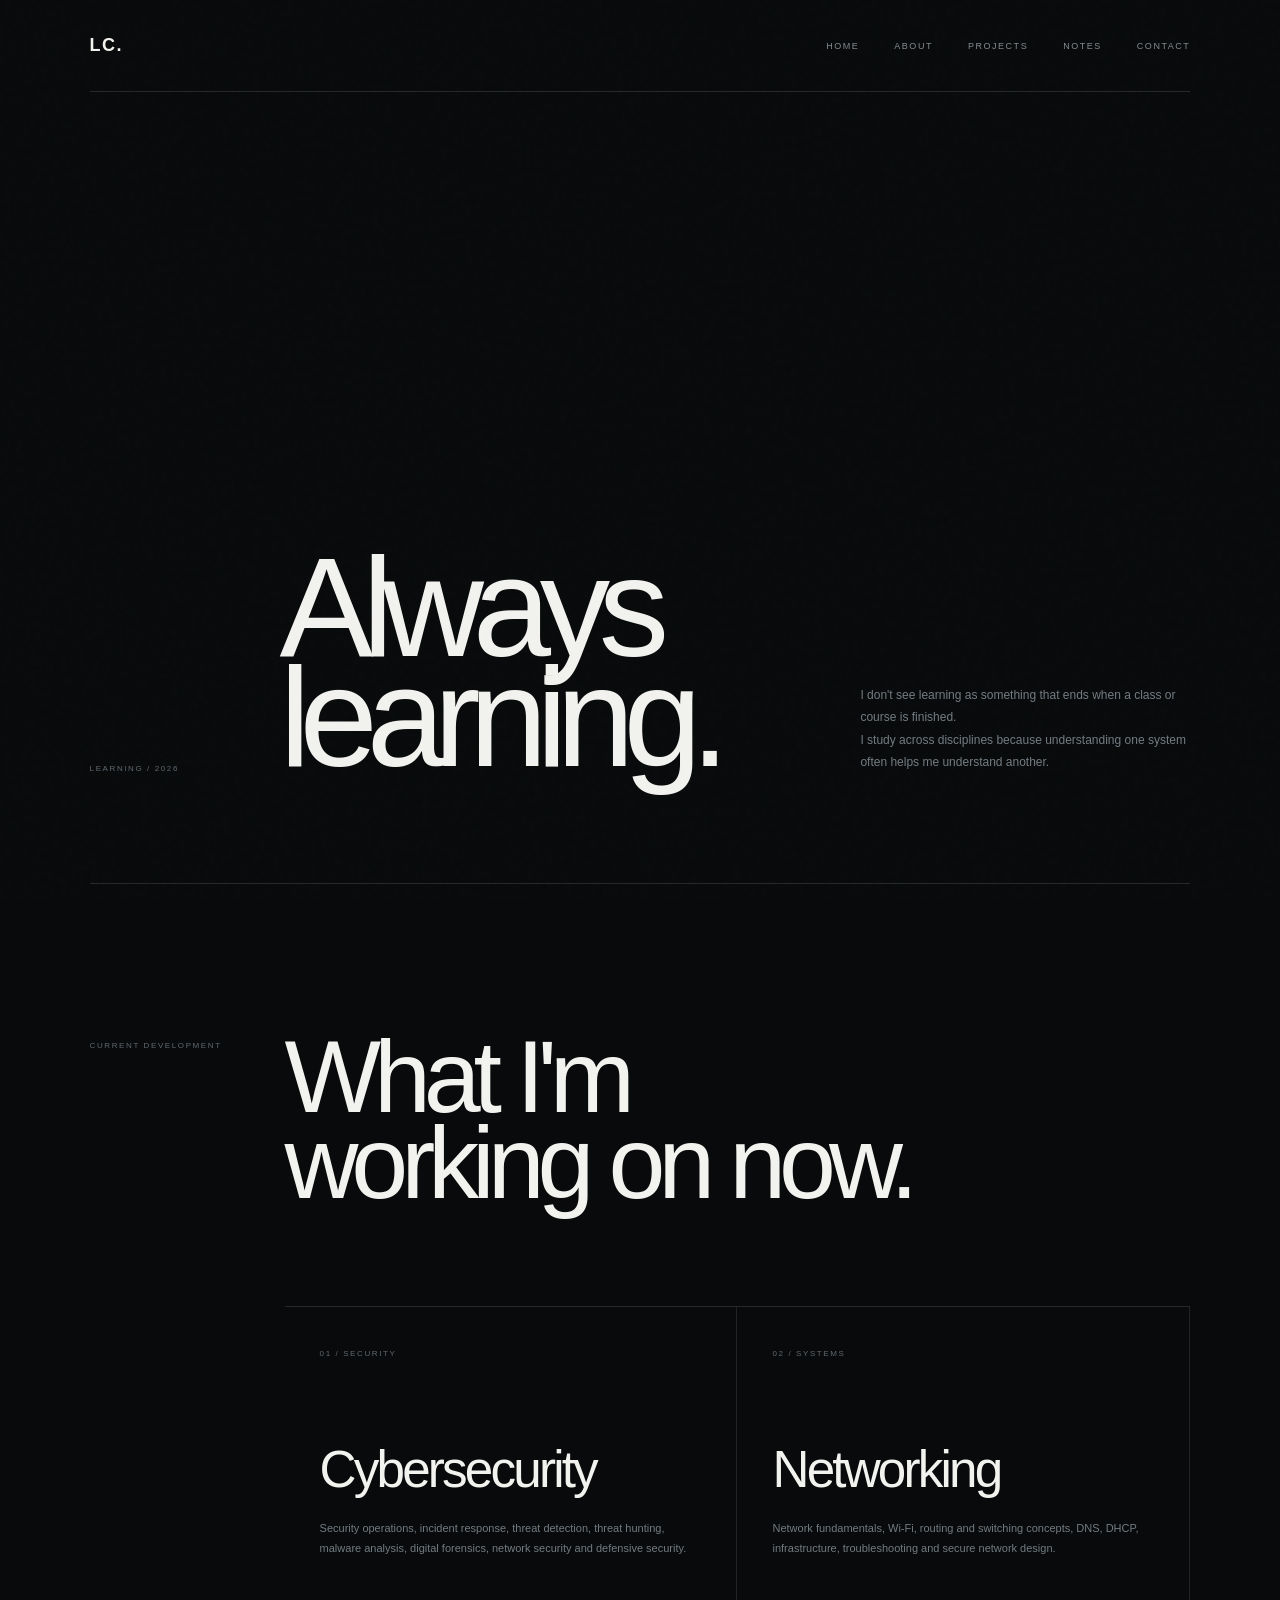
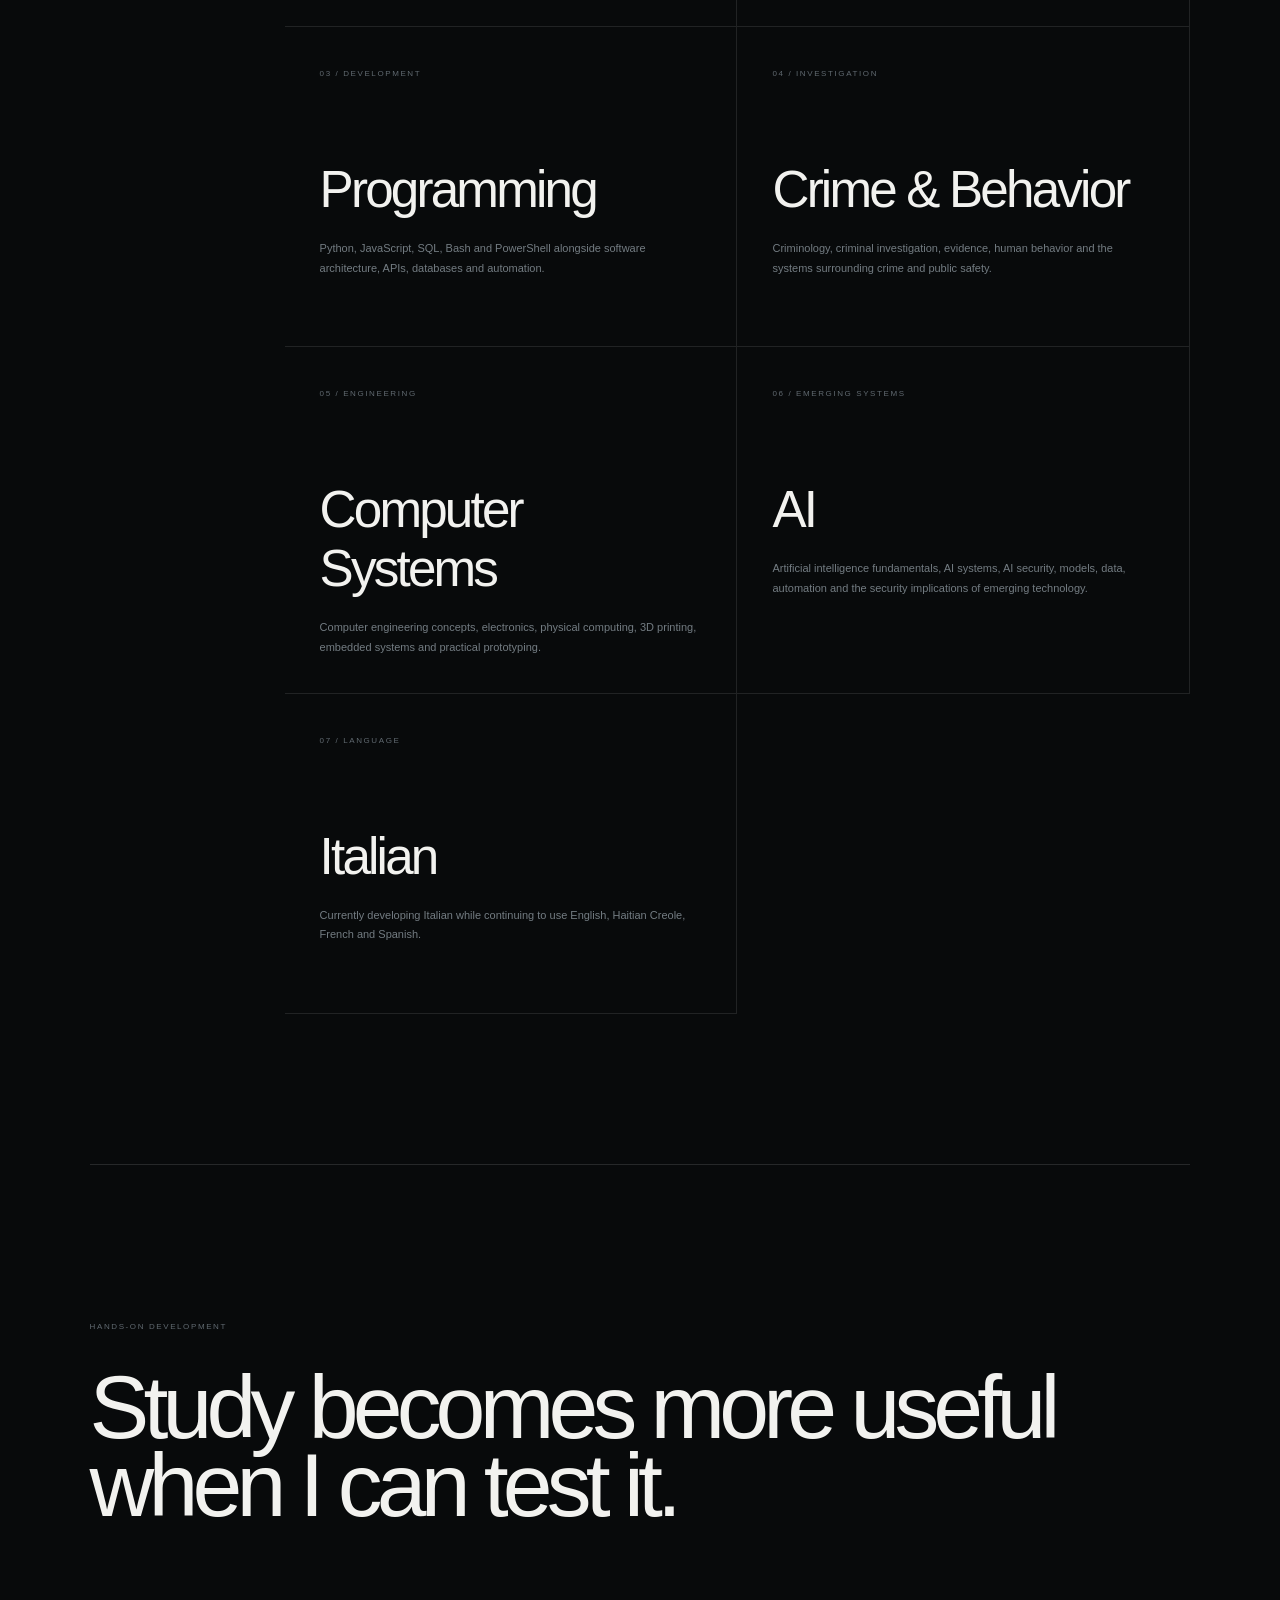
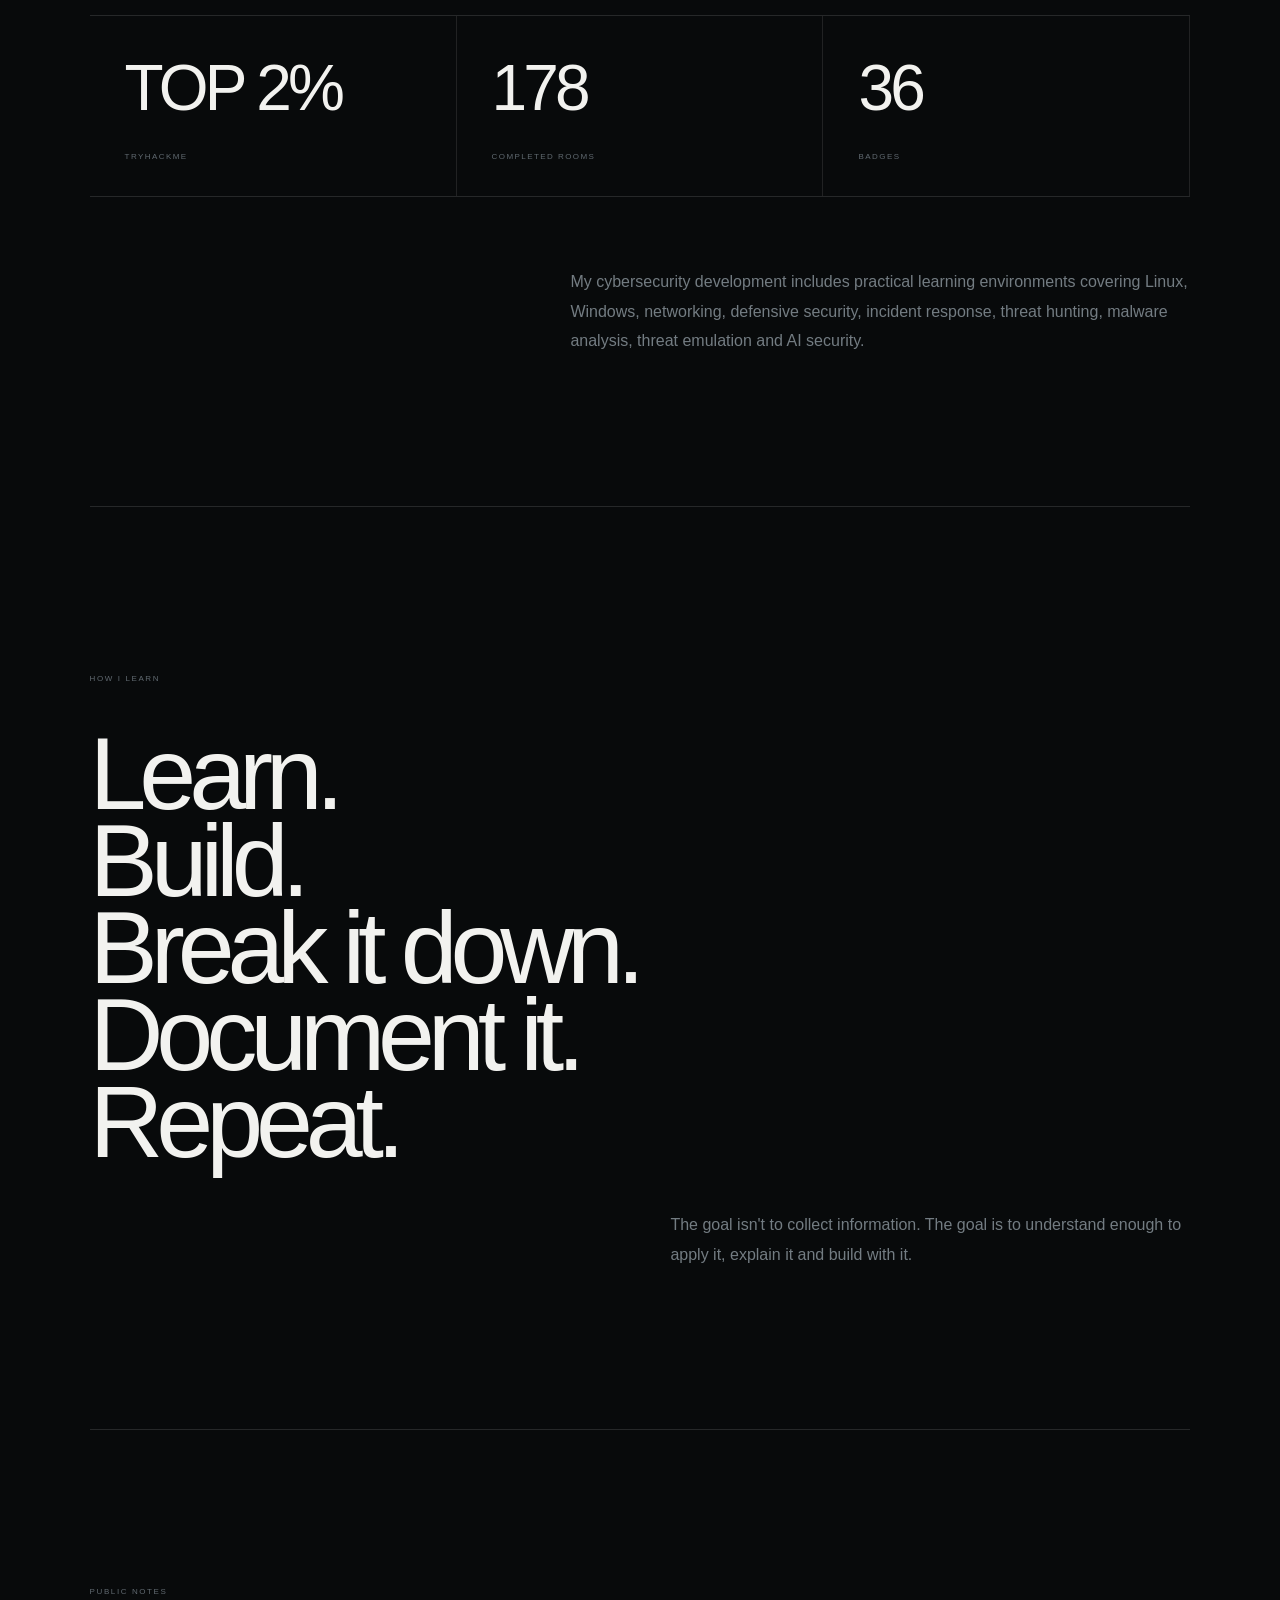
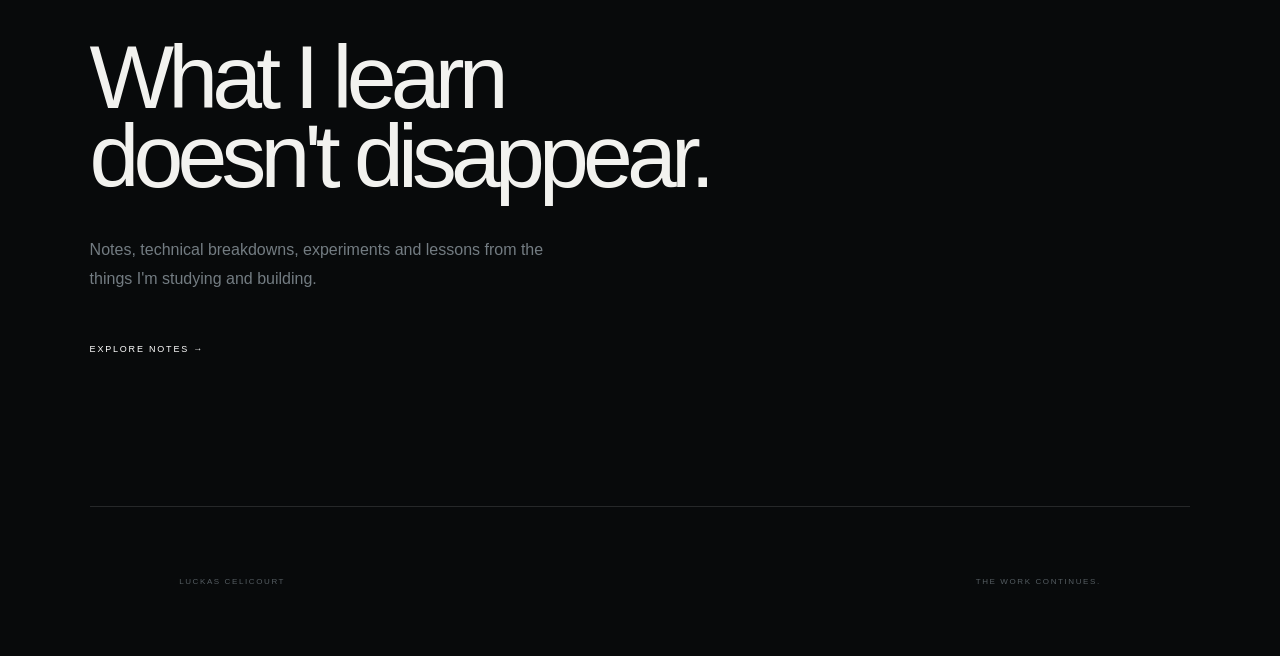
<file: pages/learning.html>
<!DOCTYPE html>
<html lang="en">

<head>
<meta charset="UTF-8">
<meta name="viewport" content="width=device-width, initial-scale=1.0">

<title>Learning | Luckas Celicourt</title>

<meta name="description"
content="What Luckas Celicourt is currently learning across cybersecurity, investigation, technology, networking, engineering and languages.">

<link rel="canonical" href="https://luckascelicourt.com/pages/learning.html">

<link rel="stylesheet" href="../css/style.css">
<link rel="stylesheet" href="../css/responsive.css">

<link rel="icon" href="../favicon.svg" type="image/svg+xml">
<meta name="theme-color" content="#080a0b">
<meta name="robots" content="index, follow">
<meta name="author" content="Luckas Celicourt">
</head>

<body class="inner-page">

<div class="inner-shell">

<header class="inner-nav">

<a class="inner-logo" href="../index.html">LC.</a>

<nav class="inner-nav-links">
<a href="../index.html">HOME</a>
<a href="about.html">ABOUT</a>
<a href="projects.html">PROJECTS</a>
<a href="notes.html">NOTES</a>
<a href="contact.html">CONTACT</a>
</nav>

</header>


<main>

<section class="learning-hero">

<span>LEARNING / 2026</span>

<h1>
Always<br>
learning.
</h1>

<div class="learning-hero-copy">

<p>
I don't see learning as something that ends
when a class or course is finished.
</p>

<p>
I study across disciplines because understanding
one system often helps me understand another.
</p>

</div>

</section>


<section class="learning-current">

<div class="learning-side">
<span>CURRENT DEVELOPMENT</span>
</div>

<div class="learning-main">

<h2>
What I'm<br>
working on now.
</h2>

<div class="learning-grid">


<article>
<span>01 / SECURITY</span>
<h3>Cybersecurity</h3>
<p>
Security operations, incident response, threat detection,
threat hunting, malware analysis, digital forensics,
network security and defensive security.
</p>
</article>


<article>
<span>02 / SYSTEMS</span>
<h3>Networking</h3>
<p>
Network fundamentals, Wi-Fi, routing and switching concepts,
DNS, DHCP, infrastructure, troubleshooting and secure
network design.
</p>
</article>


<article>
<span>03 / DEVELOPMENT</span>
<h3>Programming</h3>
<p>
Python, JavaScript, SQL, Bash and PowerShell alongside
software architecture, APIs, databases and automation.
</p>
</article>


<article>
<span>04 / INVESTIGATION</span>
<h3>Crime & Behavior</h3>
<p>
Criminology, criminal investigation, evidence,
human behavior and the systems surrounding crime
and public safety.
</p>
</article>


<article>
<span>05 / ENGINEERING</span>
<h3>Computer Systems</h3>
<p>
Computer engineering concepts, electronics,
physical computing, 3D printing, embedded systems
and practical prototyping.
</p>
</article>


<article>
<span>06 / EMERGING SYSTEMS</span>
<h3>AI</h3>
<p>
Artificial intelligence fundamentals, AI systems,
AI security, models, data, automation and the
security implications of emerging technology.
</p>
</article>


<article>
<span>07 / LANGUAGE</span>
<h3>Italian</h3>
<p>
Currently developing Italian while continuing to use
English, Haitian Creole, French and Spanish.
</p>
</article>


</div>

</div>

</section>


<section class="learning-proof">

<div>
<span>HANDS-ON DEVELOPMENT</span>

<h2>
Study becomes more useful
when I can test it.
</h2>
</div>

<div class="learning-proof-stats">

<div>
<strong>TOP 2%</strong>
<span>TRYHACKME</span>
</div>

<div>
<strong>178</strong>
<span>COMPLETED ROOMS</span>
</div>

<div>
<strong>36</strong>
<span>BADGES</span>
</div>

</div>

<p>
My cybersecurity development includes practical learning
environments covering Linux, Windows, networking, defensive
security, incident response, threat hunting, malware analysis,
threat emulation and AI security.
</p>

</section>


<section class="learning-method">

<span>HOW I LEARN</span>

<h2>
Learn.<br>
Build.<br>
Break it down.<br>
Document it.<br>
Repeat.
</h2>

<p>
The goal isn't to collect information. The goal is to
understand enough to apply it, explain it and build with it.
</p>

</section>


<section class="learning-notes-link">

<div>
<span>PUBLIC NOTES</span>

<h2>
What I learn<br>
doesn't disappear.
</h2>

<p>
Notes, technical breakdowns, experiments and lessons
from the things I'm studying and building.
</p>

<a href="notes.html">EXPLORE NOTES →</a>
</div>

</section>

</main>


<footer class="inner-footer">

<span>LUCKAS CELICOURT</span>
<span>THE WORK CONTINUES.</span>

</footer>

</div>

</body>
</html>
</file>
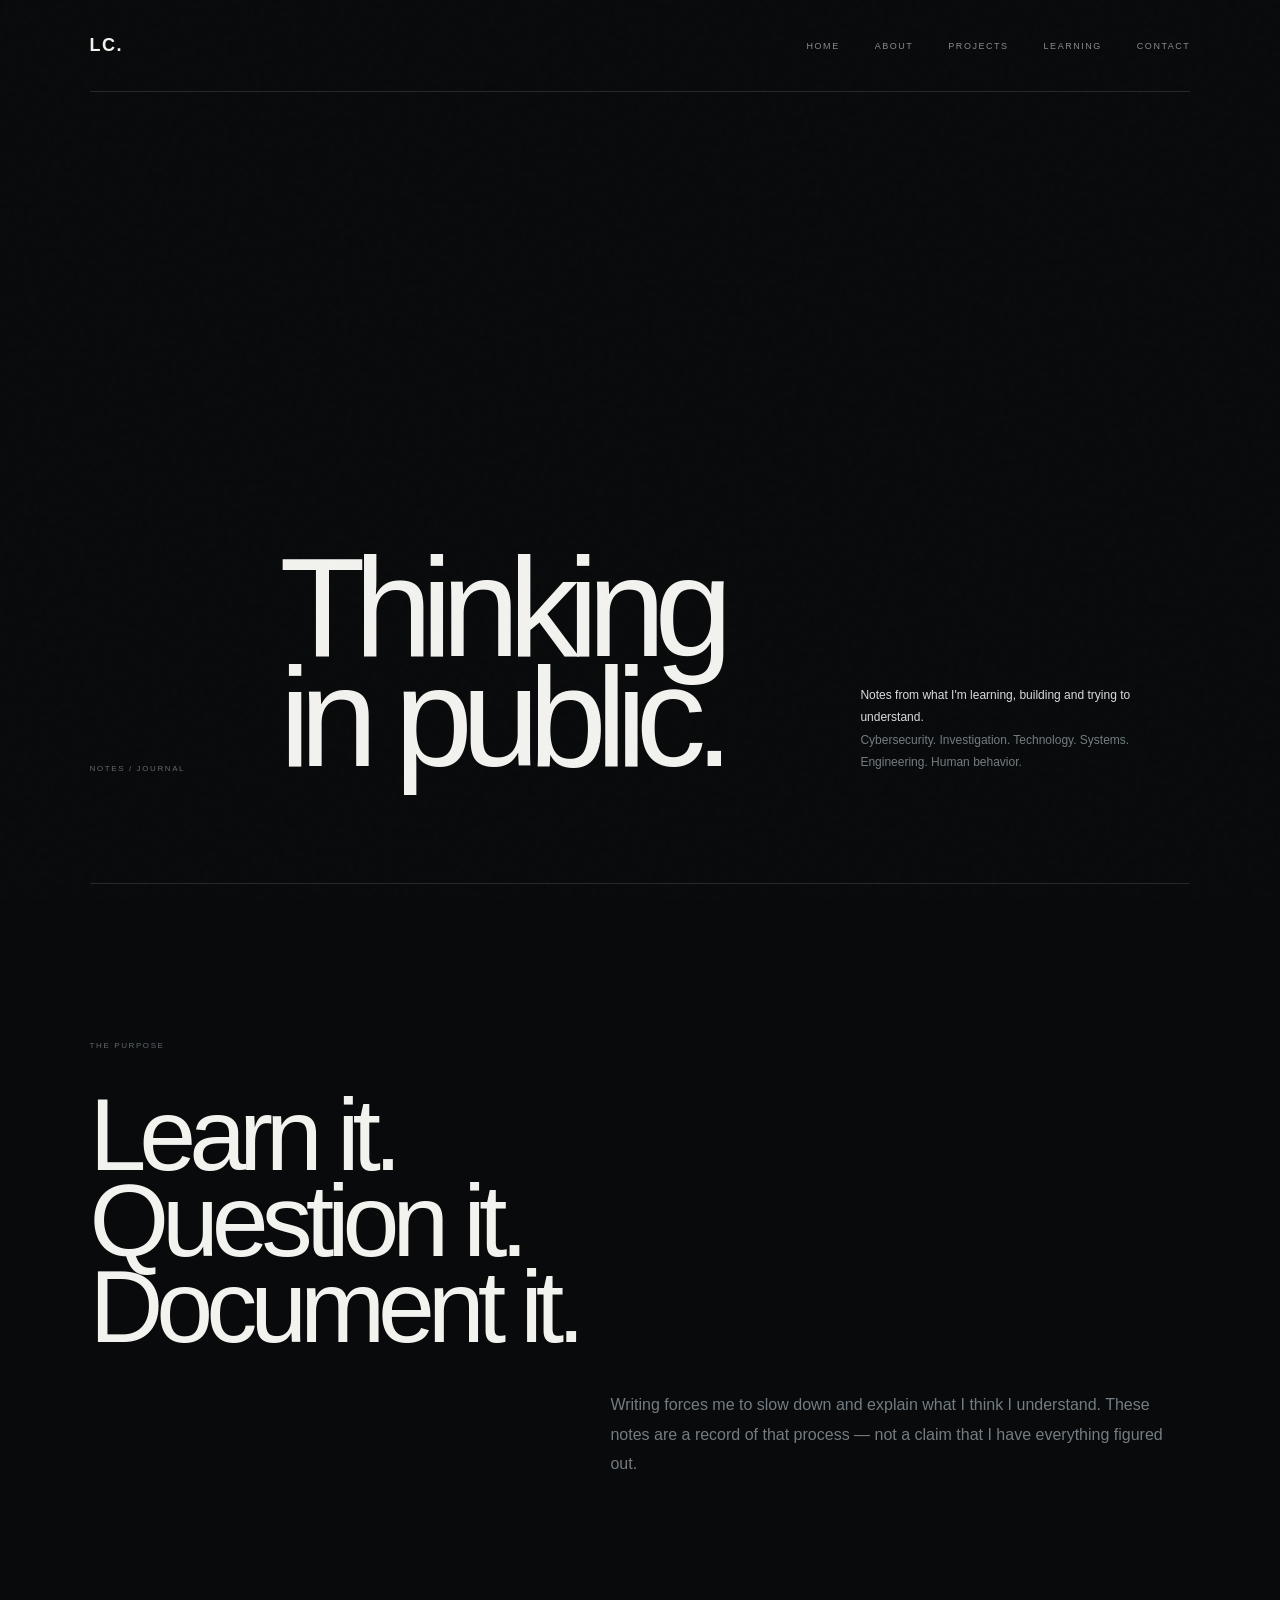
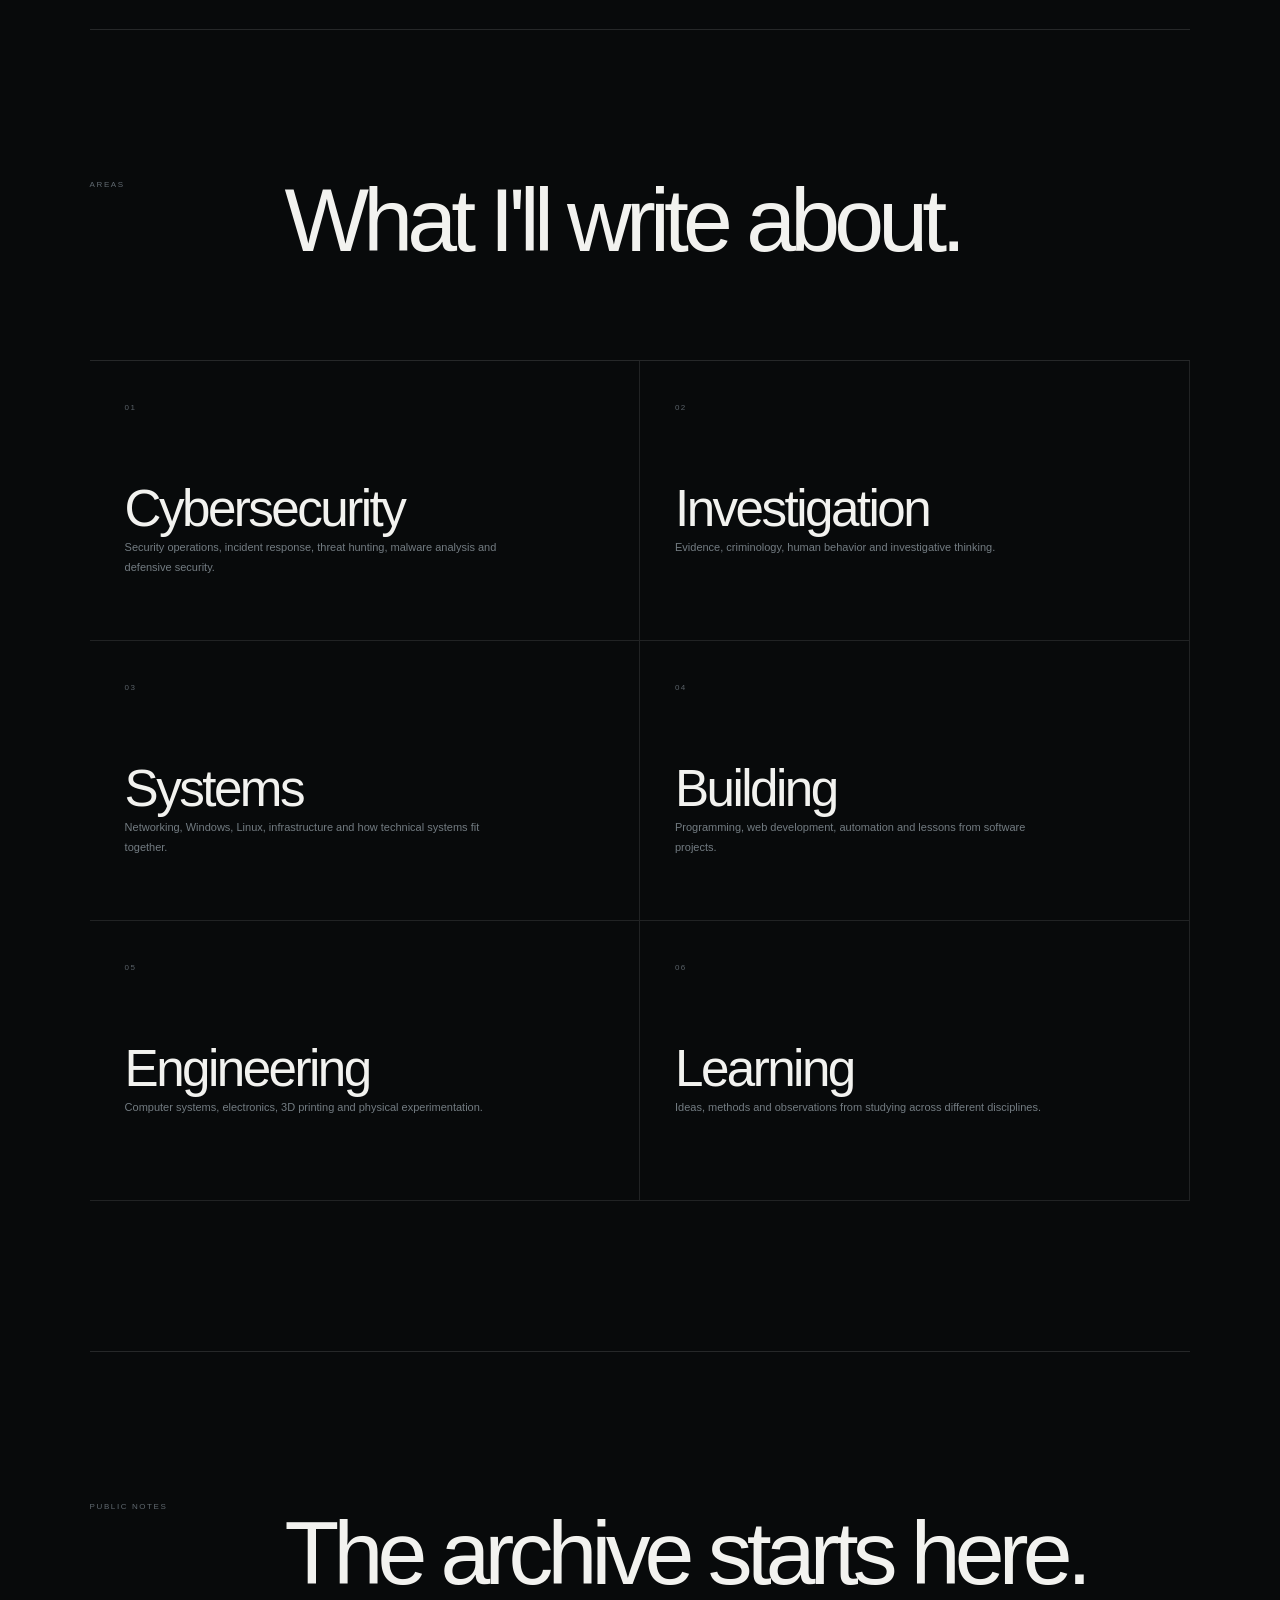
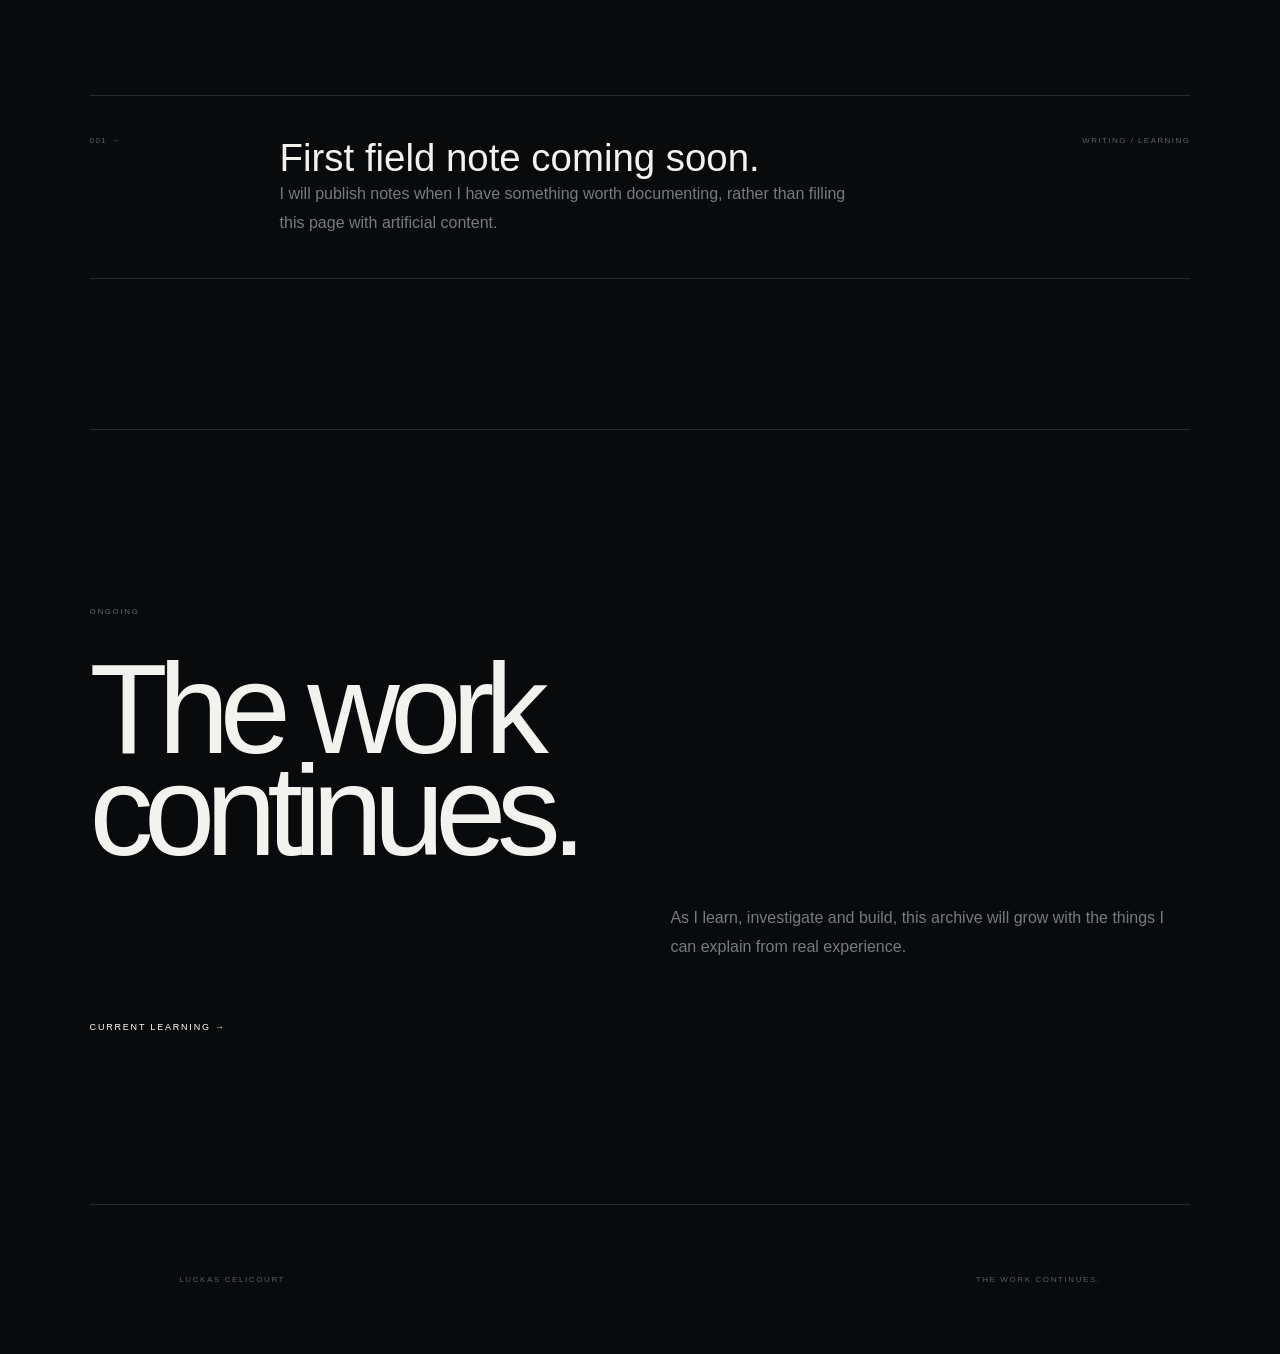
<file: pages/notes.html>
<!DOCTYPE html>
<html lang="en">

<head>
<meta charset="UTF-8">
<meta name="viewport" content="width=device-width, initial-scale=1.0">

<title>Notes | Luckas Celicourt</title>

<meta name="description"
content="Learning notes, technical observations and ideas from Luckas Celicourt.">

<link rel="canonical" href="https://luckascelicourt.com/pages/notes.html">

<link rel="stylesheet" href="../css/style.css">
<link rel="stylesheet" href="../css/responsive.css">

<link rel="icon" href="../favicon.svg" type="image/svg+xml">
<meta name="theme-color" content="#080a0b">
<meta name="robots" content="index, follow">
<meta name="author" content="Luckas Celicourt">
</head>

<body class="inner-page">

<div class="inner-shell">

<header class="inner-nav">

<a class="inner-logo" href="../index.html">LC.</a>

<nav class="inner-nav-links">
<a href="../index.html">HOME</a>
<a href="about.html">ABOUT</a>
<a href="projects.html">PROJECTS</a>
<a href="learning.html">LEARNING</a>
<a href="contact.html">CONTACT</a>
</nav>

</header>


<main>

<section class="journal-hero">

<div class="journal-index">
NOTES / JOURNAL
</div>

<h1>
Thinking<br>
in public.
</h1>

<div class="journal-intro">

<p>
Notes from what I'm learning,
building and trying to understand.
</p>

<p>
Cybersecurity. Investigation. Technology.
Systems. Engineering. Human behavior.
</p>

</div>

</section>


<section class="journal-philosophy">

<span>THE PURPOSE</span>

<h2>
Learn it.<br>
Question it.<br>
Document it.
</h2>

<p>
Writing forces me to slow down and explain what I think
I understand. These notes are a record of that process —
not a claim that I have everything figured out.
</p>

</section>


<section class="journal-topics">

<div class="journal-topic-head">

<span>AREAS</span>

<h2>What I'll write about.</h2>

</div>


<div class="journal-topic-grid">

<div>
<span>01</span>
<strong>Cybersecurity</strong>
<p>
Security operations, incident response, threat hunting,
malware analysis and defensive security.
</p>
</div>

<div>
<span>02</span>
<strong>Investigation</strong>
<p>
Evidence, criminology, human behavior and investigative
thinking.
</p>
</div>

<div>
<span>03</span>
<strong>Systems</strong>
<p>
Networking, Windows, Linux, infrastructure and how
technical systems fit together.
</p>
</div>

<div>
<span>04</span>
<strong>Building</strong>
<p>
Programming, web development, automation and lessons
from software projects.
</p>
</div>

<div>
<span>05</span>
<strong>Engineering</strong>
<p>
Computer systems, electronics, 3D printing and
physical experimentation.
</p>
</div>

<div>
<span>06</span>
<strong>Learning</strong>
<p>
Ideas, methods and observations from studying across
different disciplines.
</p>
</div>

</div>

</section>


<section class="journal-entries">

<div class="journal-entry-header">

<span>PUBLIC NOTES</span>

<h2>The archive starts here.</h2>

</div>


<div class="journal-empty">

<span>001 →</span>

<div>

<strong>First field note coming soon.</strong>

<p>
I will publish notes when I have something worth documenting,
rather than filling this page with artificial content.
</p>

</div>

<div class="journal-status">
WRITING / LEARNING
</div>

</div>

</section>


<section class="journal-end">

<span>ONGOING</span>

<h2>
The work<br>
continues.
</h2>

<p>
As I learn, investigate and build, this archive will grow
with the things I can explain from real experience.
</p>

<a href="learning.html">CURRENT LEARNING →</a>

</section>

</main>


<footer class="inner-footer">

<span>LUCKAS CELICOURT</span>
<span>THE WORK CONTINUES.</span>

</footer>

</div>

</body>
</html>
</file>
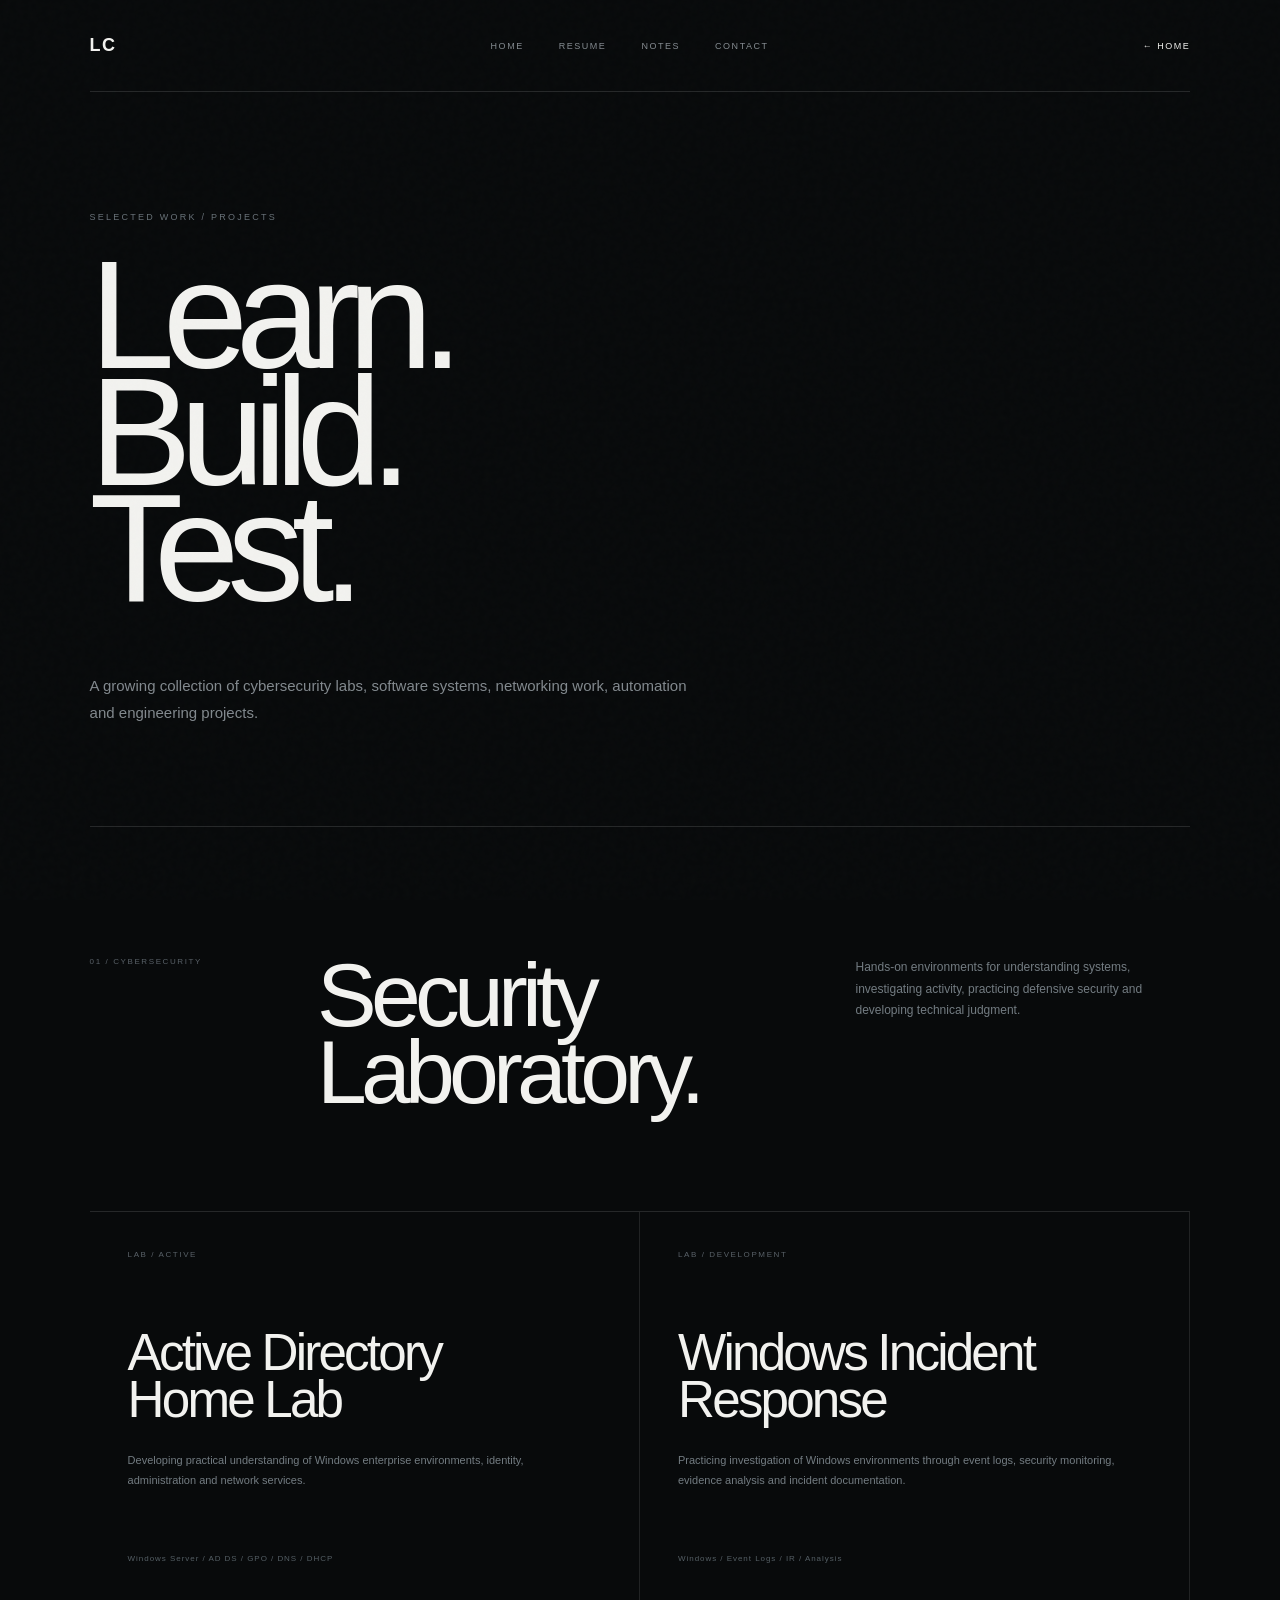
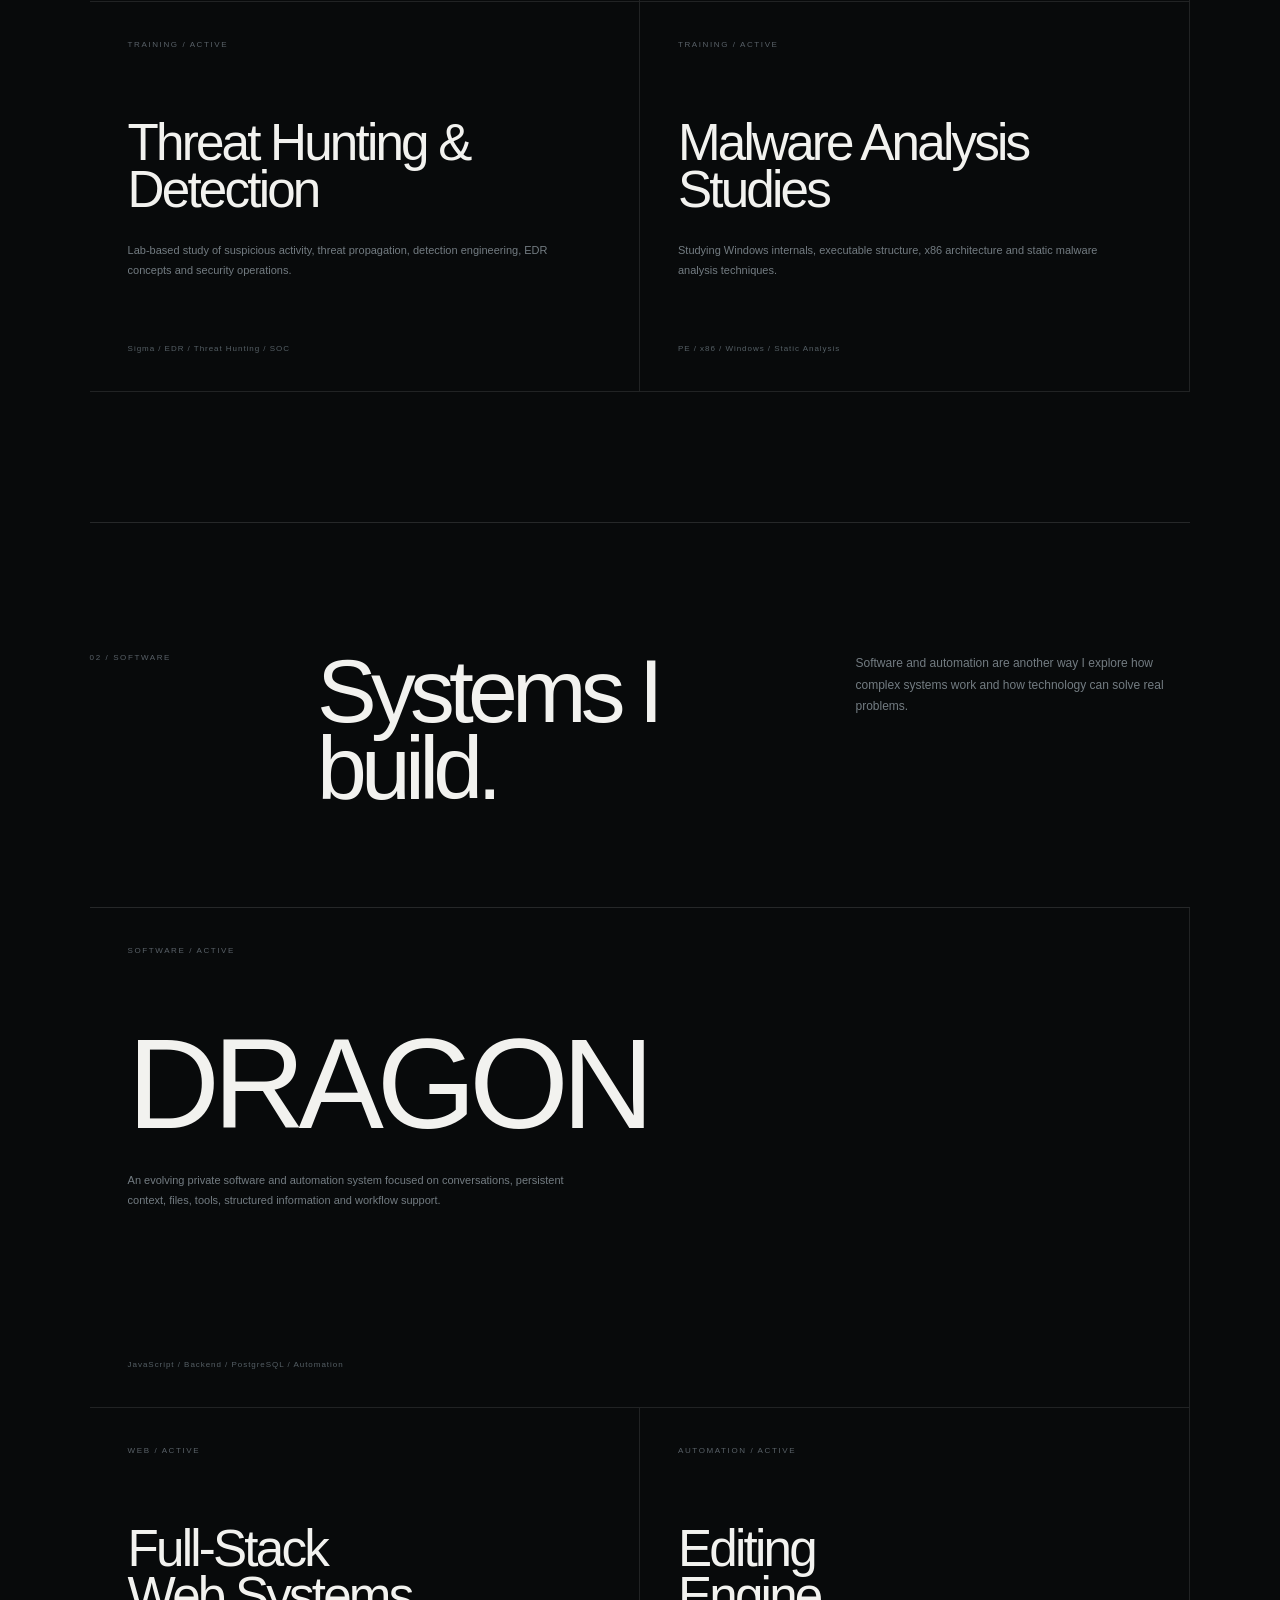
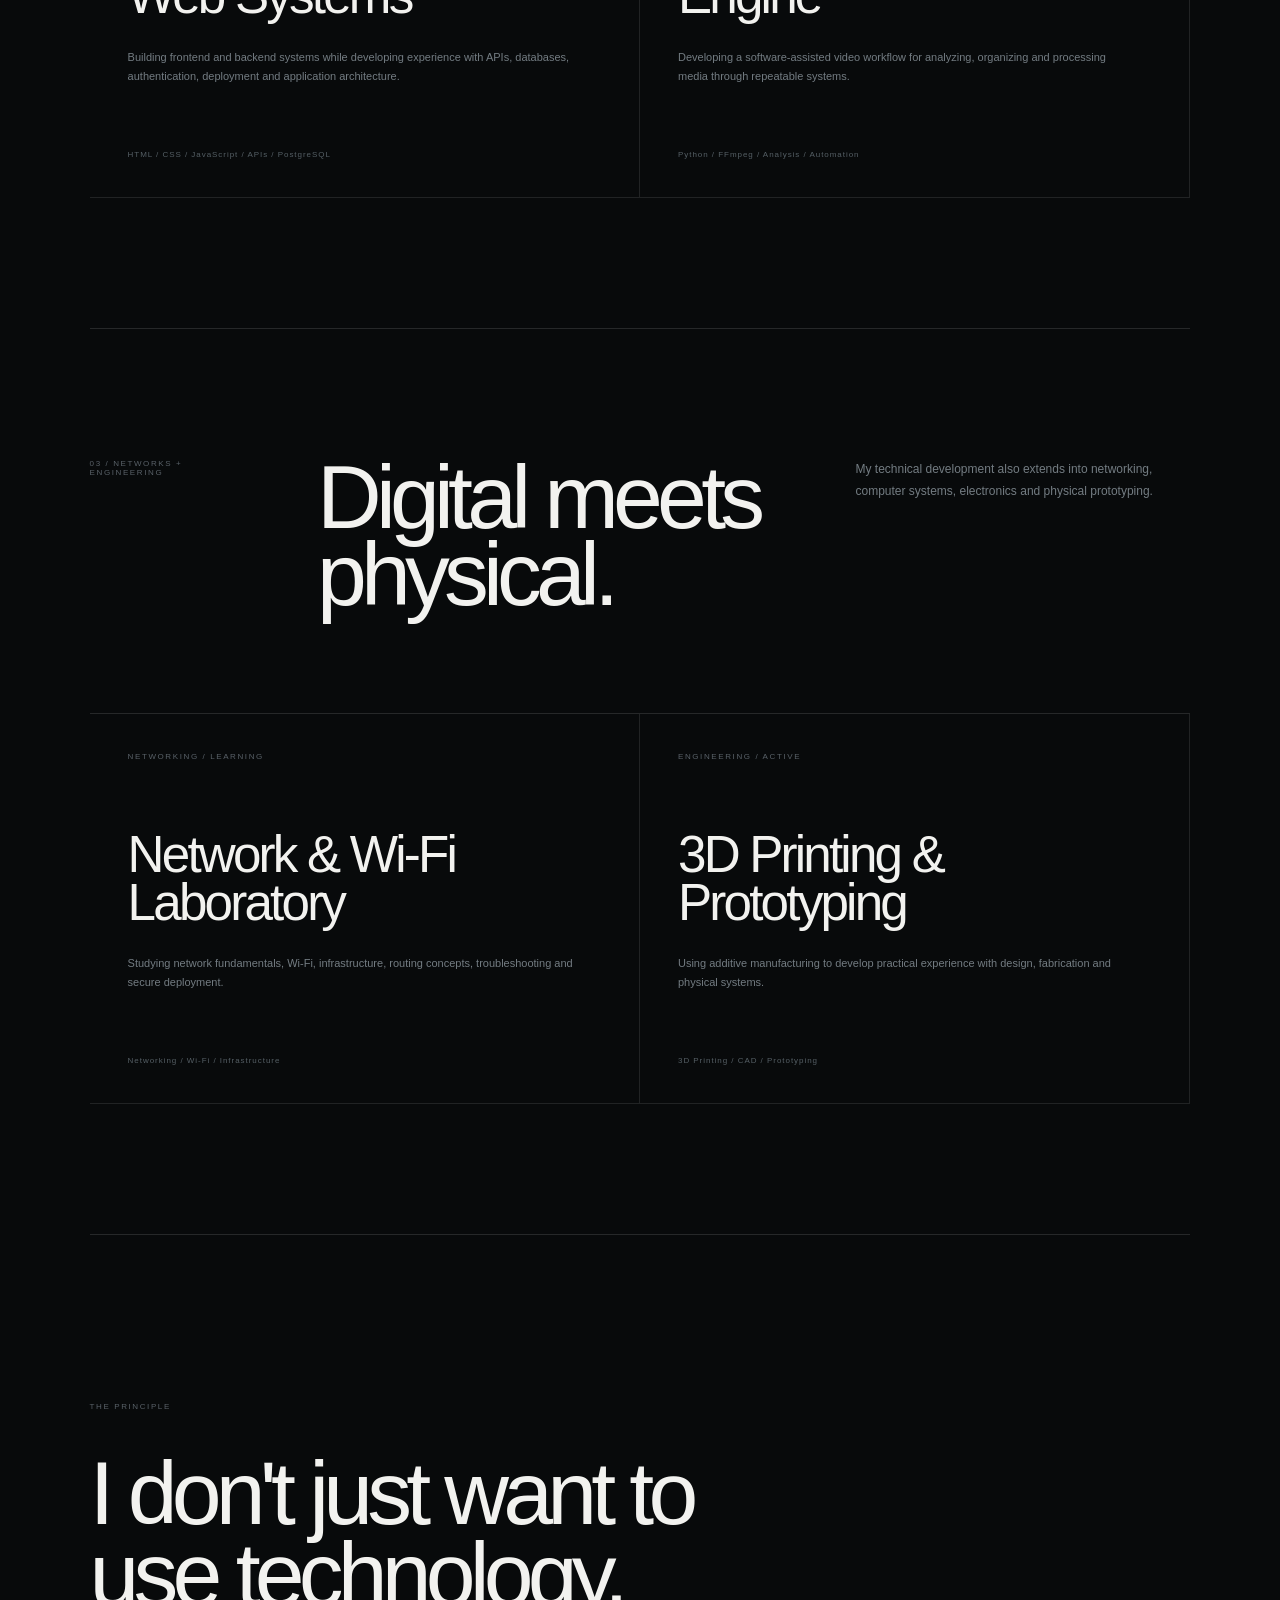
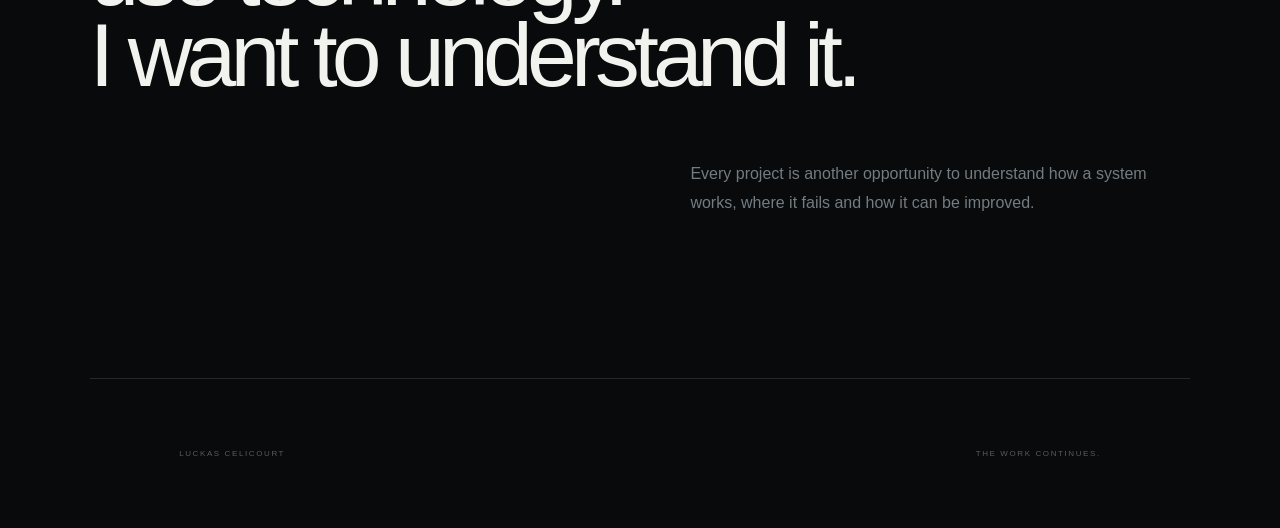
<file: pages/projects.html>
<!DOCTYPE html>
<html lang="en">

<head>
<meta charset="UTF-8">
<meta name="viewport" content="width=device-width, initial-scale=1.0">

<title>Projects | Luckas Celicourt</title>

<meta name="description"
content="Selected cybersecurity, software, networking, automation and engineering work by Luckas Celicourt.">

<link rel="canonical" href="https://luckascelicourt.com/pages/projects.html">

<link rel="stylesheet" href="../css/style.css">
<link rel="stylesheet" href="../css/responsive.css">

<link rel="icon" href="../favicon.svg" type="image/svg+xml">
<meta name="theme-color" content="#080a0b">
<meta name="robots" content="index, follow">
<meta name="author" content="Luckas Celicourt">
</head>

<body class="inner-page">

<div class="inner-shell">

<header class="inner-nav">

<a class="inner-logo" href="../index.html">LC</a>

<nav class="inner-nav-links">
<a href="../index.html">HOME</a>
<a href="resume.html">RESUME</a>
<a href="notes.html">NOTES</a>
<a href="contact.html">CONTACT</a>
</nav>

<a class="back-home" href="../index.html">← HOME</a>

</header>


<main>

<section class="inner-hero">

<p class="inner-kicker">SELECTED WORK / PROJECTS</p>

<h1>
Learn.<br>
Build.<br>
Test.
</h1>

<p class="inner-hero-description">
A growing collection of cybersecurity labs, software systems,
networking work, automation and engineering projects.
</p>

</section>


<section class="project-hub">

<div class="project-hub-intro">

<span>01 / CYBERSECURITY</span>

<h2>
Security<br>
Laboratory.
</h2>

<p>
Hands-on environments for understanding systems,
investigating activity, practicing defensive security
and developing technical judgment.
</p>

</div>


<div class="project-hub-grid">

<article class="hub-project">

<span>LAB / ACTIVE</span>

<h3>Active Directory<br>Home Lab</h3>

<p>
Developing practical understanding of Windows enterprise
environments, identity, administration and network services.
</p>

<div>
Windows Server / AD DS / GPO / DNS / DHCP
</div>

</article>


<article class="hub-project">

<span>LAB / DEVELOPMENT</span>

<h3>Windows Incident<br>Response</h3>

<p>
Practicing investigation of Windows environments through
event logs, security monitoring, evidence analysis and
incident documentation.
</p>

<div>
Windows / Event Logs / IR / Analysis
</div>

</article>


<article class="hub-project">

<span>TRAINING / ACTIVE</span>

<h3>Threat Hunting &<br>Detection</h3>

<p>
Lab-based study of suspicious activity, threat propagation,
detection engineering, EDR concepts and security operations.
</p>

<div>
Sigma / EDR / Threat Hunting / SOC
</div>

</article>


<article class="hub-project">

<span>TRAINING / ACTIVE</span>

<h3>Malware Analysis<br>Studies</h3>

<p>
Studying Windows internals, executable structure,
x86 architecture and static malware analysis techniques.
</p>

<div>
PE / x86 / Windows / Static Analysis
</div>

</article>

</div>

</section>


<section class="project-hub">

<div class="project-hub-intro">

<span>02 / SOFTWARE</span>

<h2>
Systems I<br>
build.
</h2>

<p>
Software and automation are another way I explore how
complex systems work and how technology can solve
real problems.
</p>

</div>


<div class="project-hub-grid">

<article class="hub-project hub-project-featured">

<span>SOFTWARE / ACTIVE</span>

<h3>DRAGON</h3>

<p>
An evolving private software and automation system focused
on conversations, persistent context, files, tools,
structured information and workflow support.
</p>

<div>
JavaScript / Backend / PostgreSQL / Automation
</div>

</article>


<article class="hub-project">

<span>WEB / ACTIVE</span>

<h3>Full-Stack<br>Web Systems</h3>

<p>
Building frontend and backend systems while developing
experience with APIs, databases, authentication,
deployment and application architecture.
</p>

<div>
HTML / CSS / JavaScript / APIs / PostgreSQL
</div>

</article>


<article class="hub-project">

<span>AUTOMATION / ACTIVE</span>

<h3>Editing<br>Engine</h3>

<p>
Developing a software-assisted video workflow for analyzing,
organizing and processing media through repeatable systems.
</p>

<div>
Python / FFmpeg / Analysis / Automation
</div>

</article>

</div>

</section>


<section class="project-hub">

<div class="project-hub-intro">

<span>03 / NETWORKS + ENGINEERING</span>

<h2>
Digital meets<br>
physical.
</h2>

<p>
My technical development also extends into networking,
computer systems, electronics and physical prototyping.
</p>

</div>


<div class="project-hub-grid">

<article class="hub-project">

<span>NETWORKING / LEARNING</span>

<h3>Network & Wi-Fi<br>Laboratory</h3>

<p>
Studying network fundamentals, Wi-Fi, infrastructure,
routing concepts, troubleshooting and secure deployment.
</p>

<div>
Networking / Wi-Fi / Infrastructure
</div>

</article>


<article class="hub-project">

<span>ENGINEERING / ACTIVE</span>

<h3>3D Printing &<br>Prototyping</h3>

<p>
Using additive manufacturing to develop practical
experience with design, fabrication and physical systems.
</p>

<div>
3D Printing / CAD / Prototyping
</div>

</article>

</div>

</section>


<section class="project-principle">

<span>THE PRINCIPLE</span>

<h2>
I don't just want to<br>
use technology.
<br>
I want to understand it.
</h2>

<p>
Every project is another opportunity to understand
how a system works, where it fails and how it can
be improved.
</p>

</section>

</main>


<footer class="inner-footer">

<span>LUCKAS CELICOURT</span>

<span>THE WORK CONTINUES.</span>

</footer>

</div>

</body>
</html>
</file>
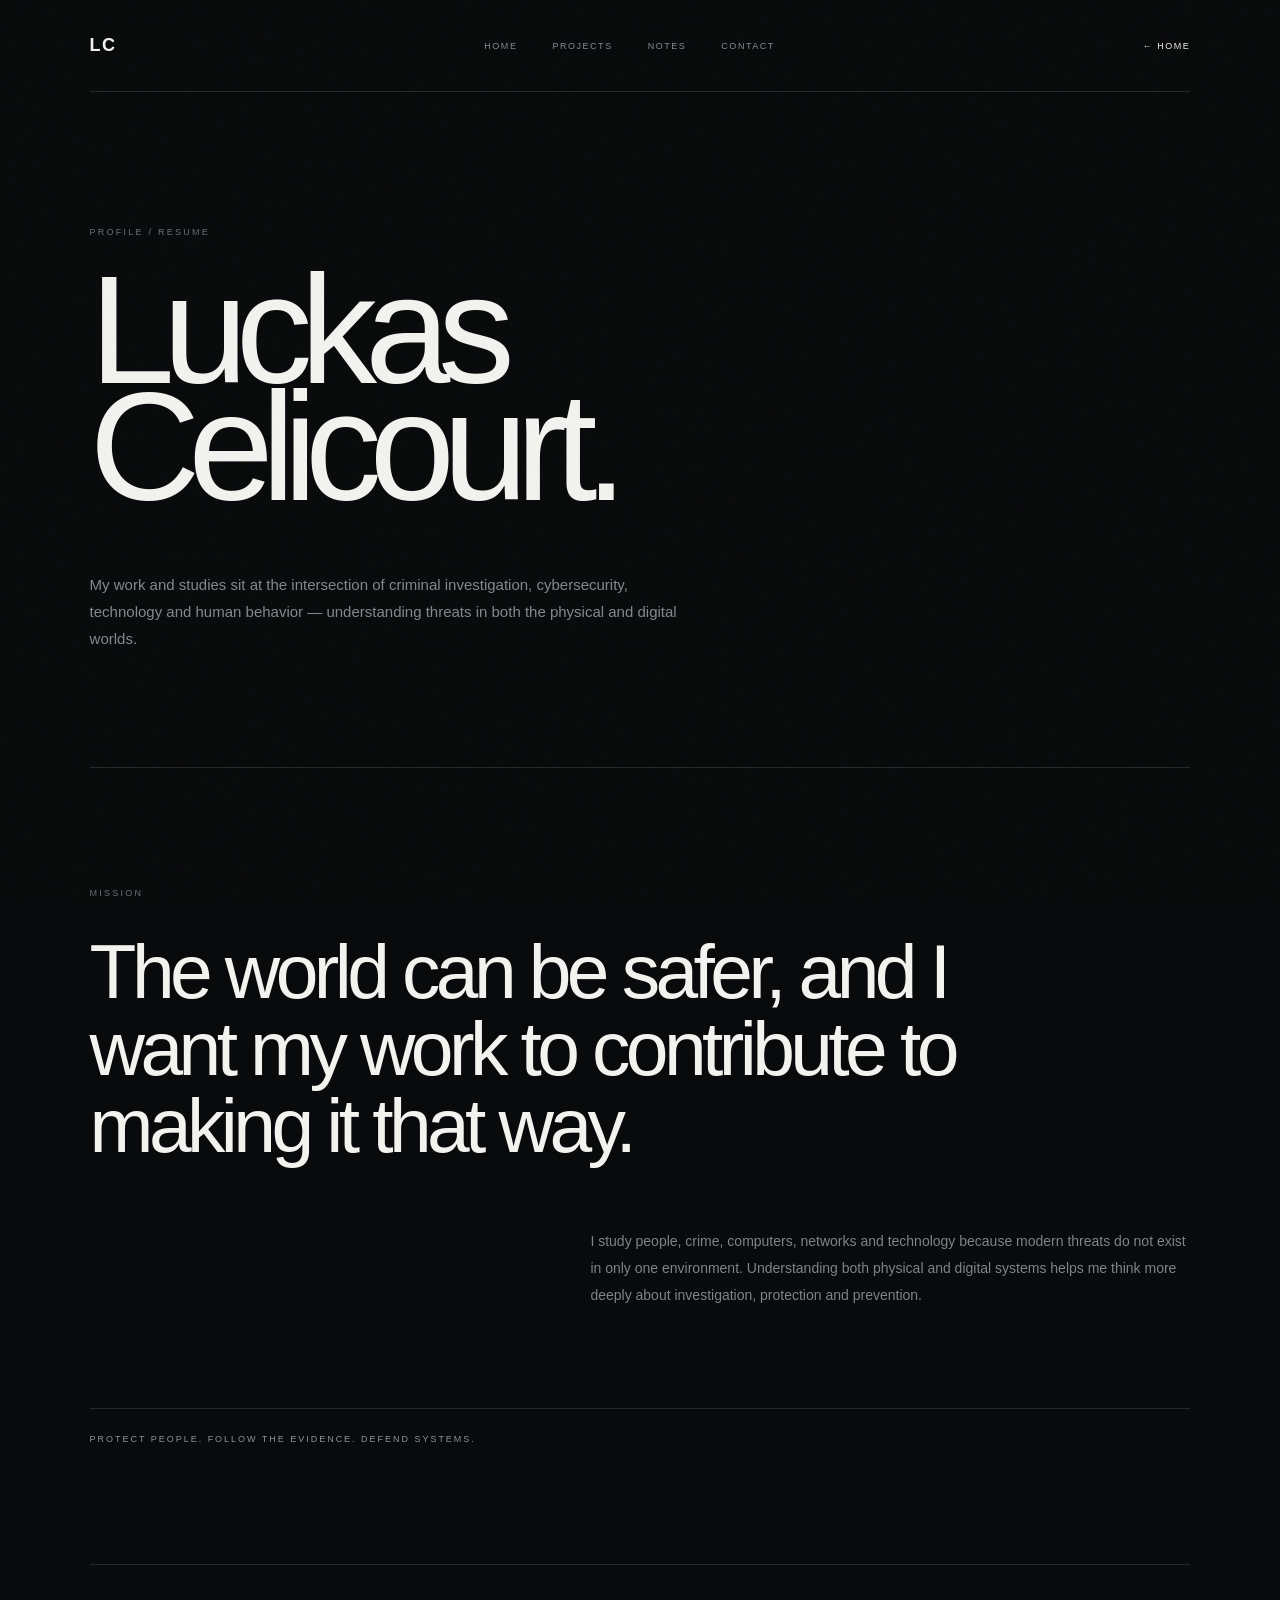
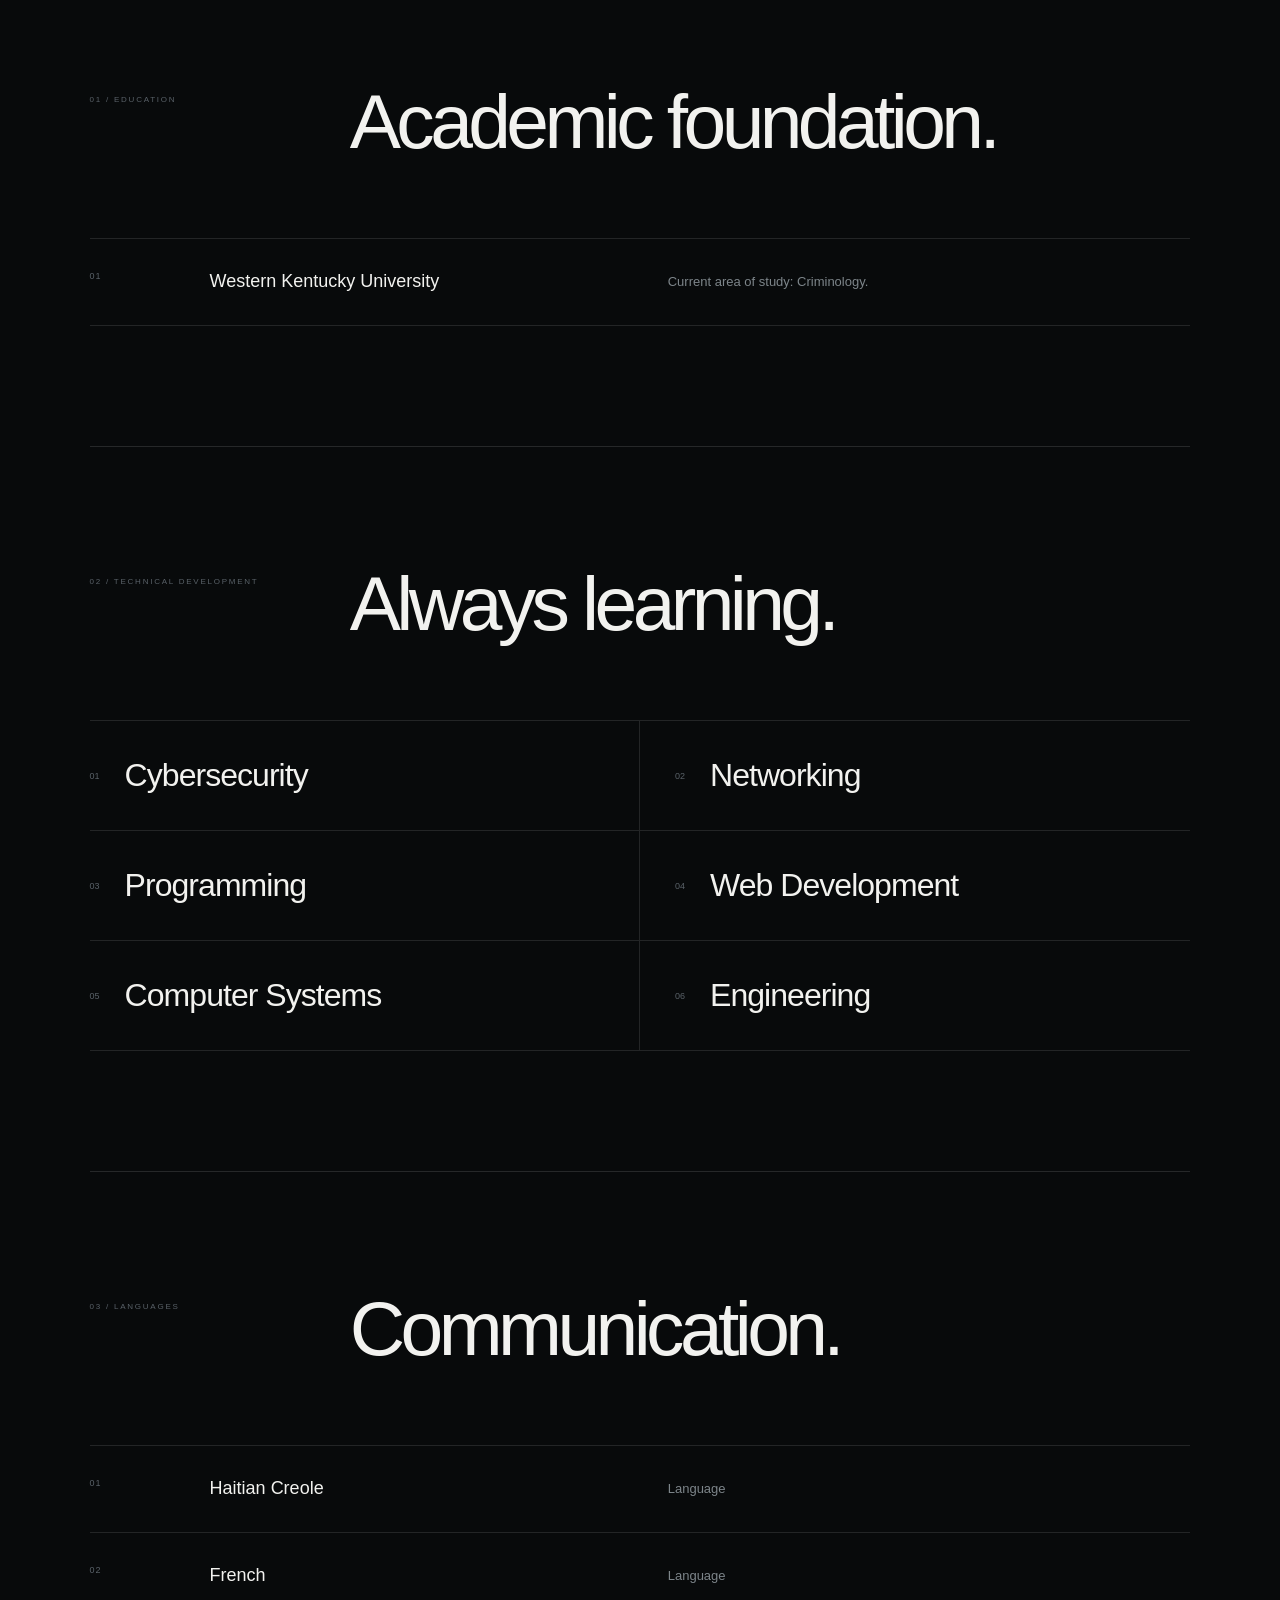
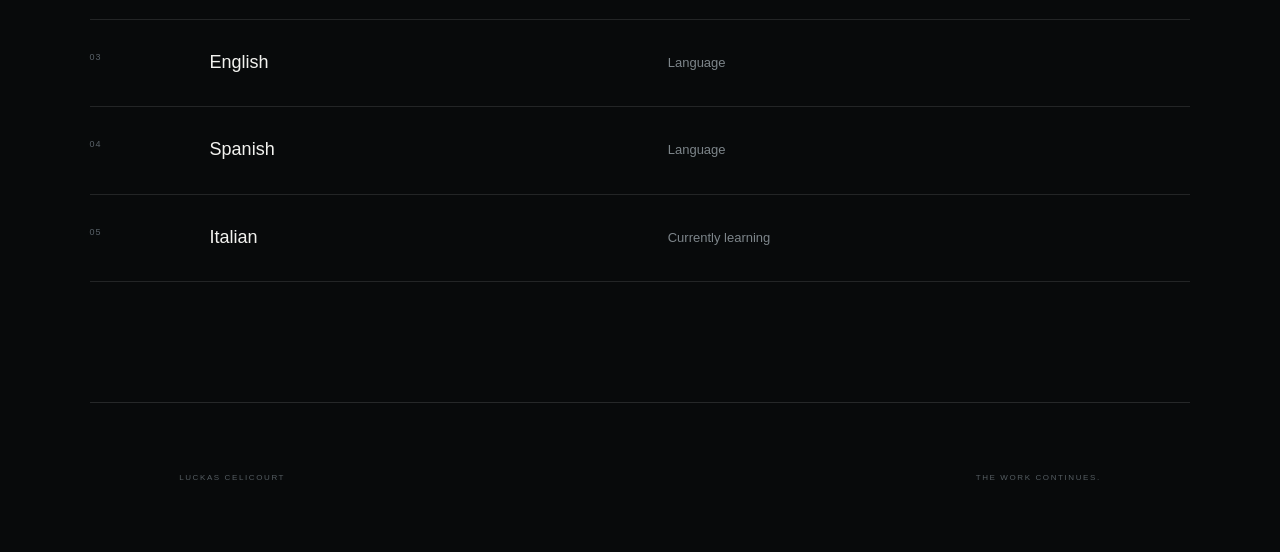
<file: pages/resume-v011-backup.html>
<!DOCTYPE html>
<html lang="en">
<head>
<meta charset="UTF-8">
<meta name="viewport" content="width=device-width, initial-scale=1.0">
<title>Resume | Luckas Celicourt</title>
<link rel="stylesheet" href="../css/style.css">
<link rel="stylesheet" href="../css/responsive.css">
<meta name="theme-color" content="#080a0b">
</head>

<body class="inner-page">

<div class="inner-shell">

<header class="inner-nav">
<a class="inner-logo" href="../index.html">LC</a>

<nav class="inner-nav-links">
<a href="../index.html">HOME</a>
<a href="../index.html#projects">PROJECTS</a>
<a href="notes.html">NOTES</a>
<a href="contact.html">CONTACT</a>
</nav>

<a class="back-home" href="../index.html">← HOME</a>
</header>

<main>

<section class="inner-hero">
<p class="inner-kicker">PROFILE / RESUME</p>

<h1>Luckas<br>Celicourt.</h1>

<p class="inner-hero-description">
My work and studies sit at the intersection of criminal investigation,
cybersecurity, technology and human behavior — understanding threats in
both the physical and digital worlds.
</p>
</section>


<section class="profile-mission">

<p class="inner-kicker">MISSION</p>

<blockquote>
The world can be safer, and I want my work
to contribute to making it that way.
</blockquote>

<p>
I study people, crime, computers, networks and technology
because modern threats do not exist in only one environment.
Understanding both physical and digital systems helps me
think more deeply about investigation, protection and prevention.
</p>

<div class="mission-command">
PROTECT PEOPLE. FOLLOW THE EVIDENCE. DEFEND SYSTEMS.
</div>

</section>
<section class="inner-section">

<div class="inner-section-head">
<small>01 / EDUCATION</small>
<h2>Academic foundation.</h2>
</div>

<div class="resume-row">
<span>01</span>
<strong>Western Kentucky University</strong>
<p>Current area of study: Criminology.</p>
</div>

</section>

<section class="inner-section">

<div class="inner-section-head">
<small>02 / TECHNICAL DEVELOPMENT</small>
<h2>Always learning.</h2>
</div>

<div class="resume-focus">
<div><small>01</small><strong>Cybersecurity</strong></div>
<div><small>02</small><strong>Networking</strong></div>
<div><small>03</small><strong>Programming</strong></div>
<div><small>04</small><strong>Web Development</strong></div>
<div><small>05</small><strong>Computer Systems</strong></div>
<div><small>06</small><strong>Engineering</strong></div>
</div>

</section>

<section class="inner-section">

<div class="inner-section-head">
<small>03 / LANGUAGES</small>
<h2>Communication.</h2>
</div>

<div class="resume-row">
<span>01</span><strong>Haitian Creole</strong><p>Language</p>
</div>

<div class="resume-row">
<span>02</span><strong>French</strong><p>Language</p>
</div>

<div class="resume-row">
<span>03</span><strong>English</strong><p>Language</p>
</div>

<div class="resume-row">
<span>04</span><strong>Spanish</strong><p>Language</p>
</div>

<div class="resume-row">
<span>05</span><strong>Italian</strong><p>Currently learning</p>
</div>

</section>

</main>

<footer class="inner-footer">
<span>LUCKAS CELICOURT</span>
<span>THE WORK CONTINUES.</span>
</footer>

</div>

</body>
</html>
</file>
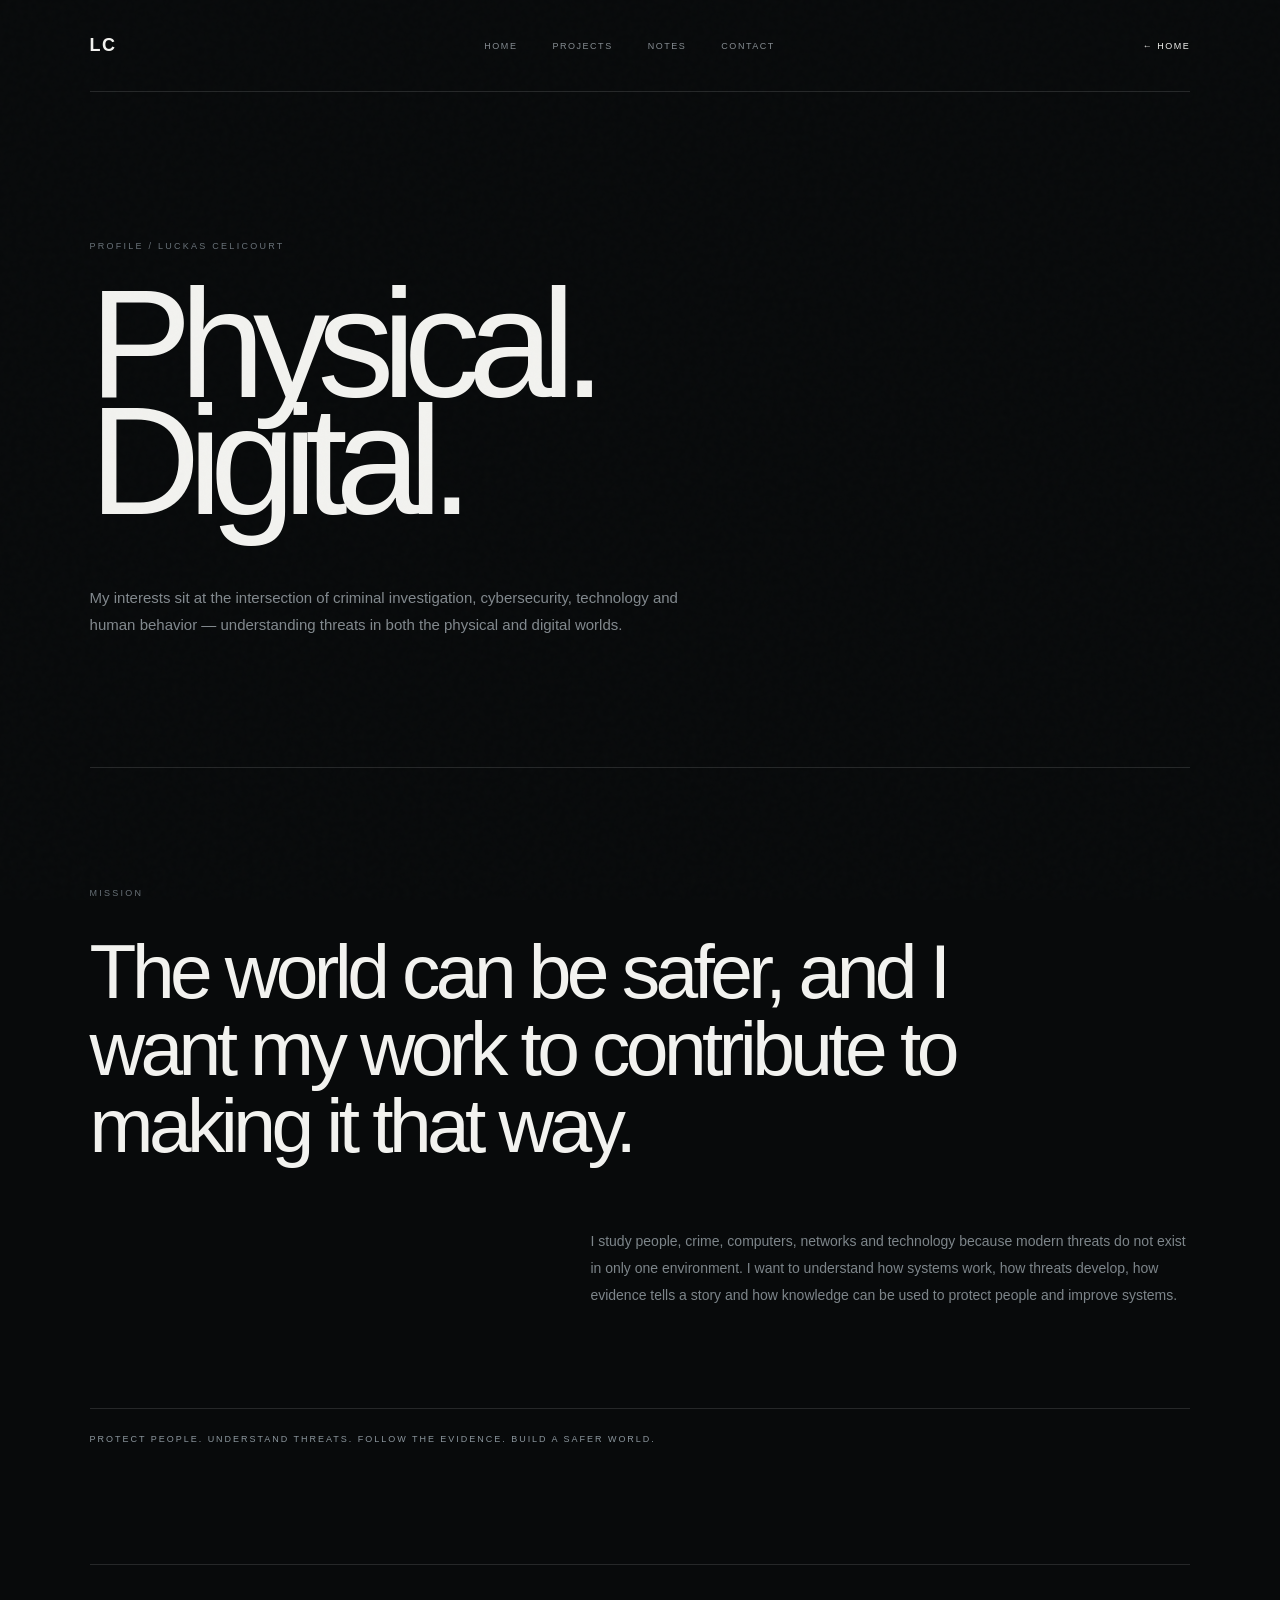
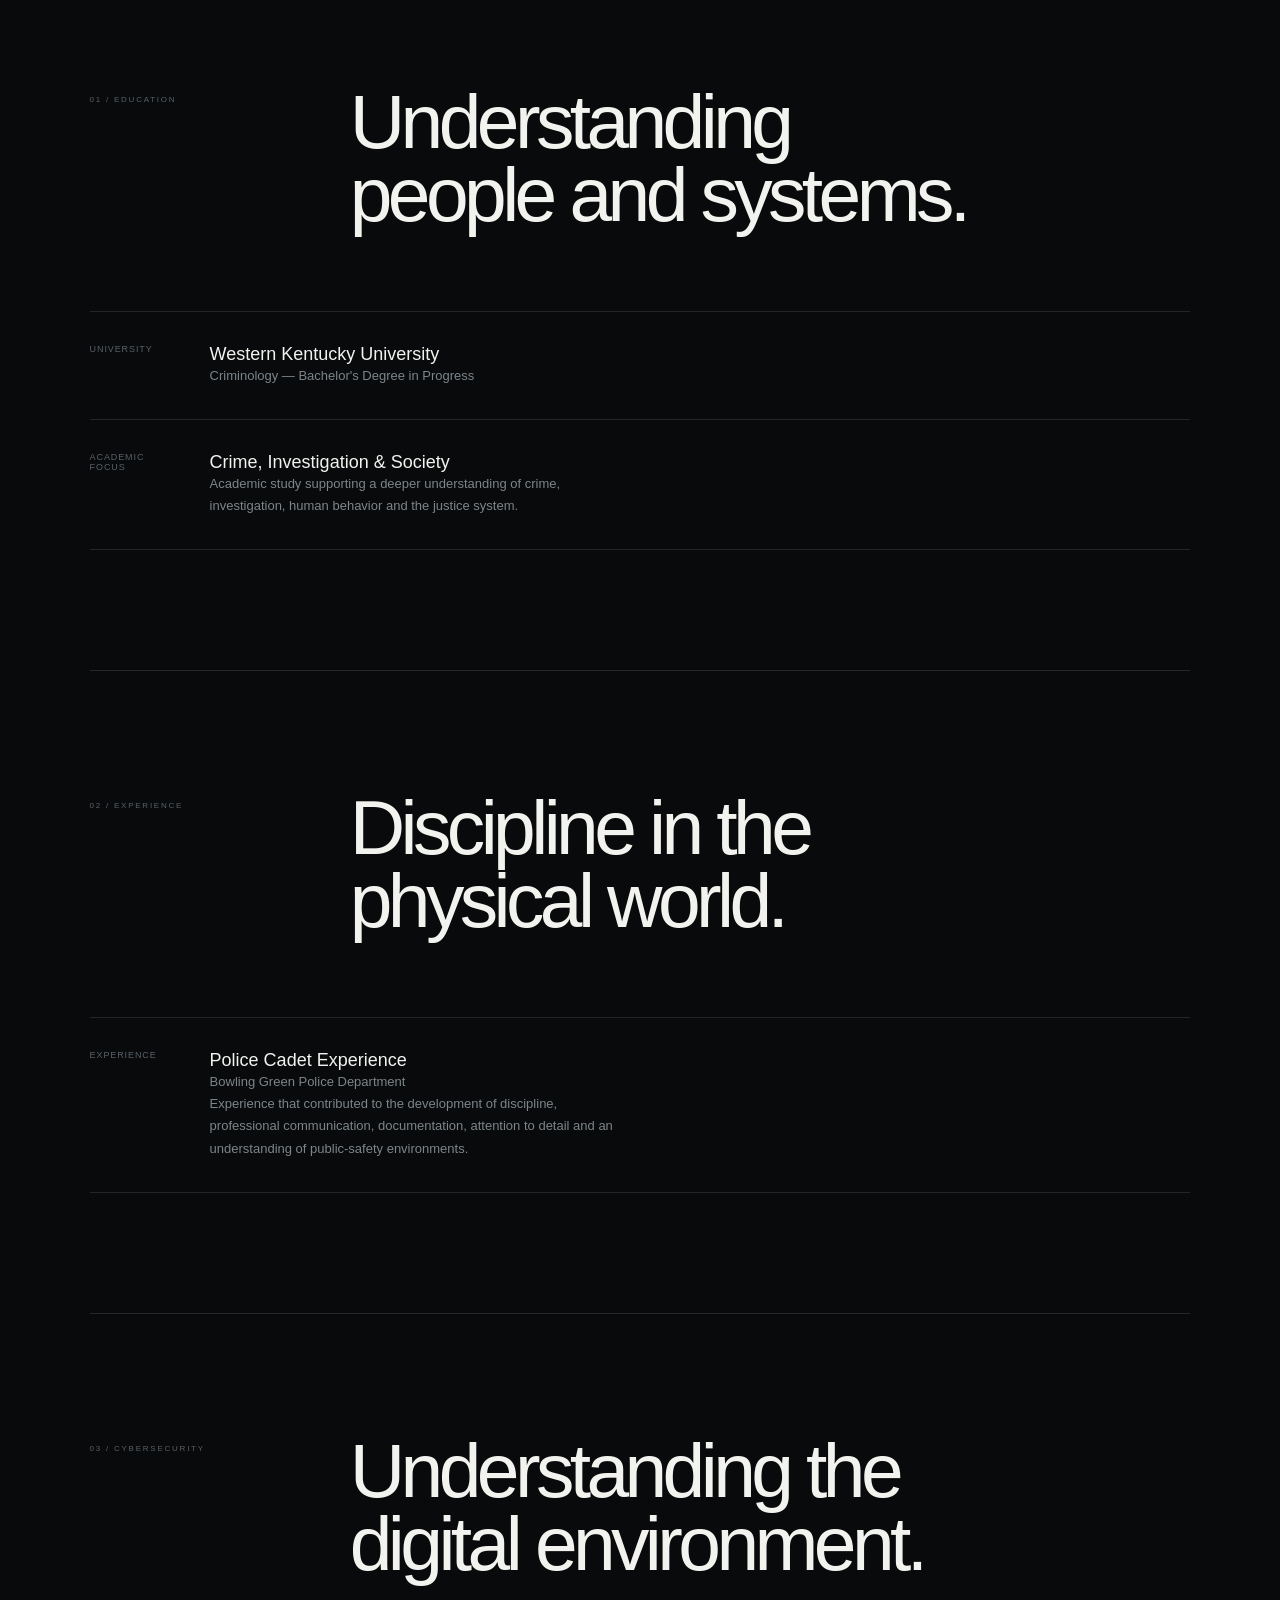
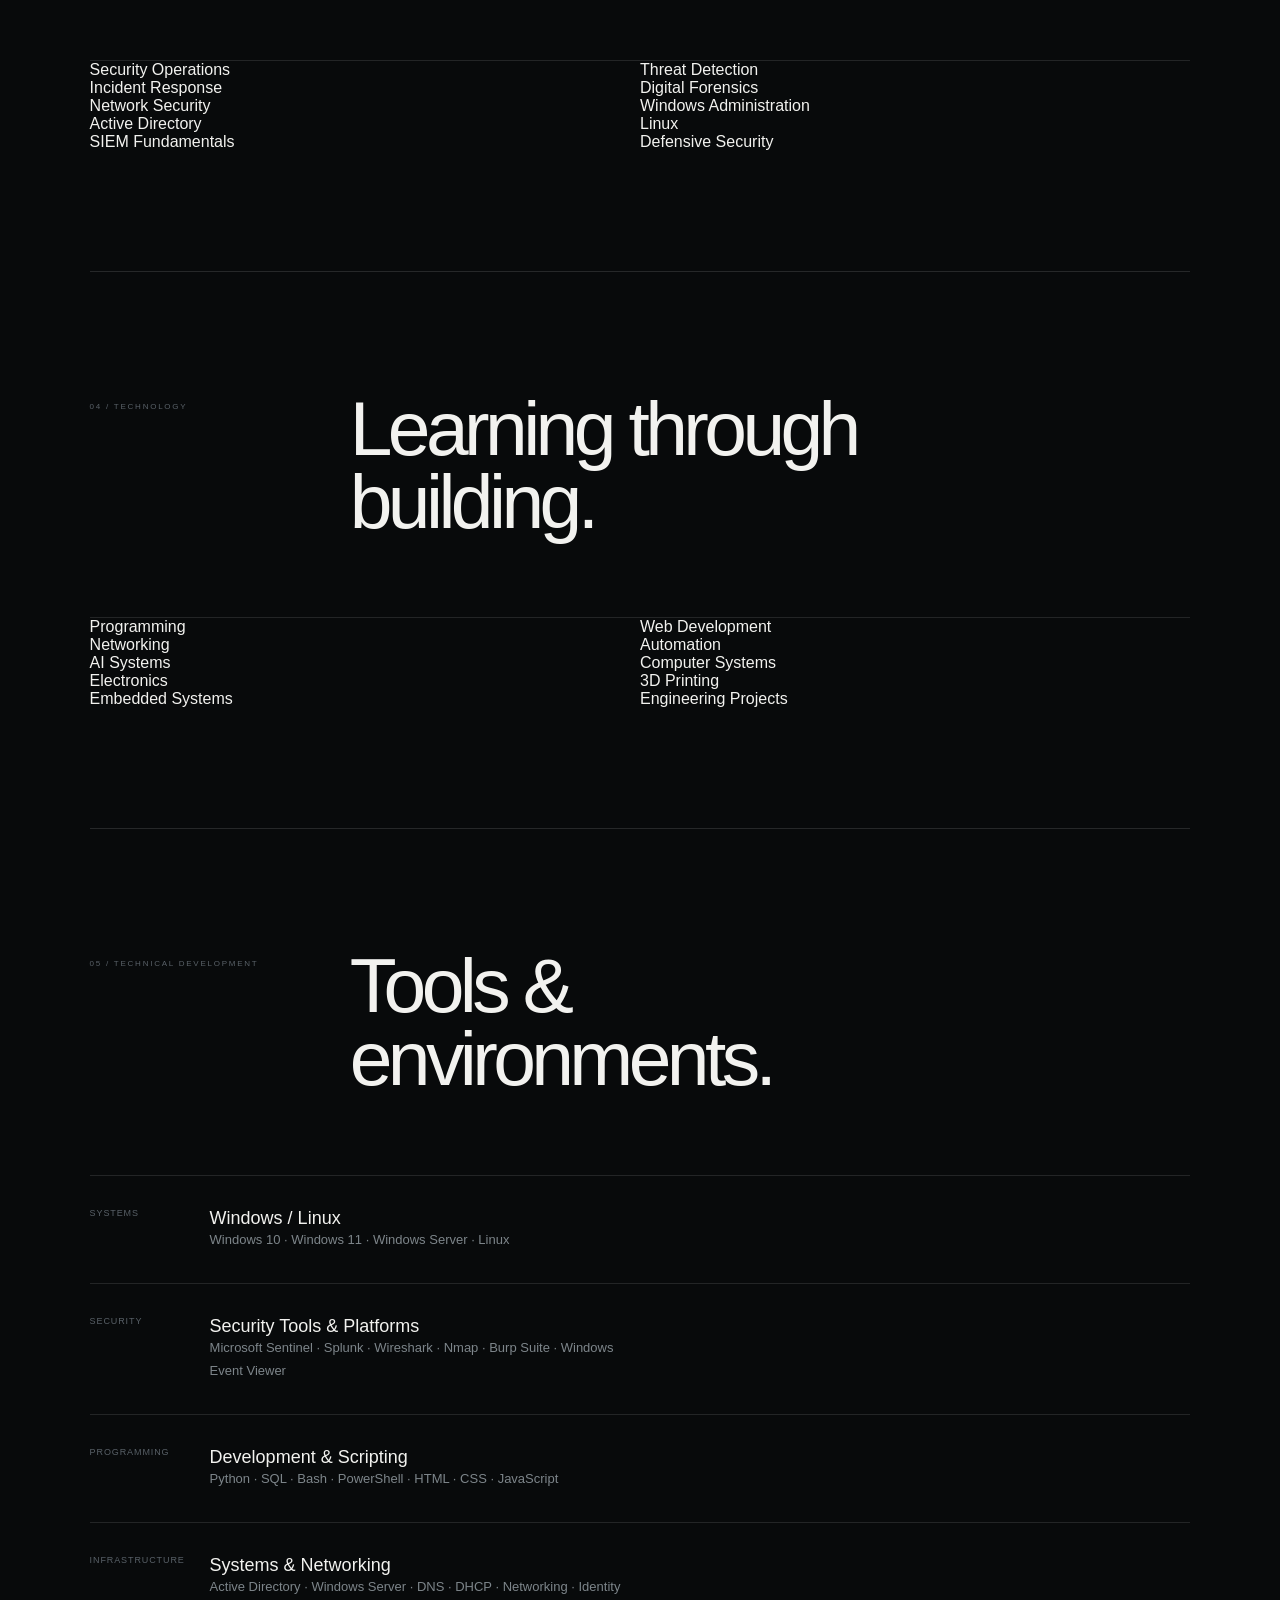
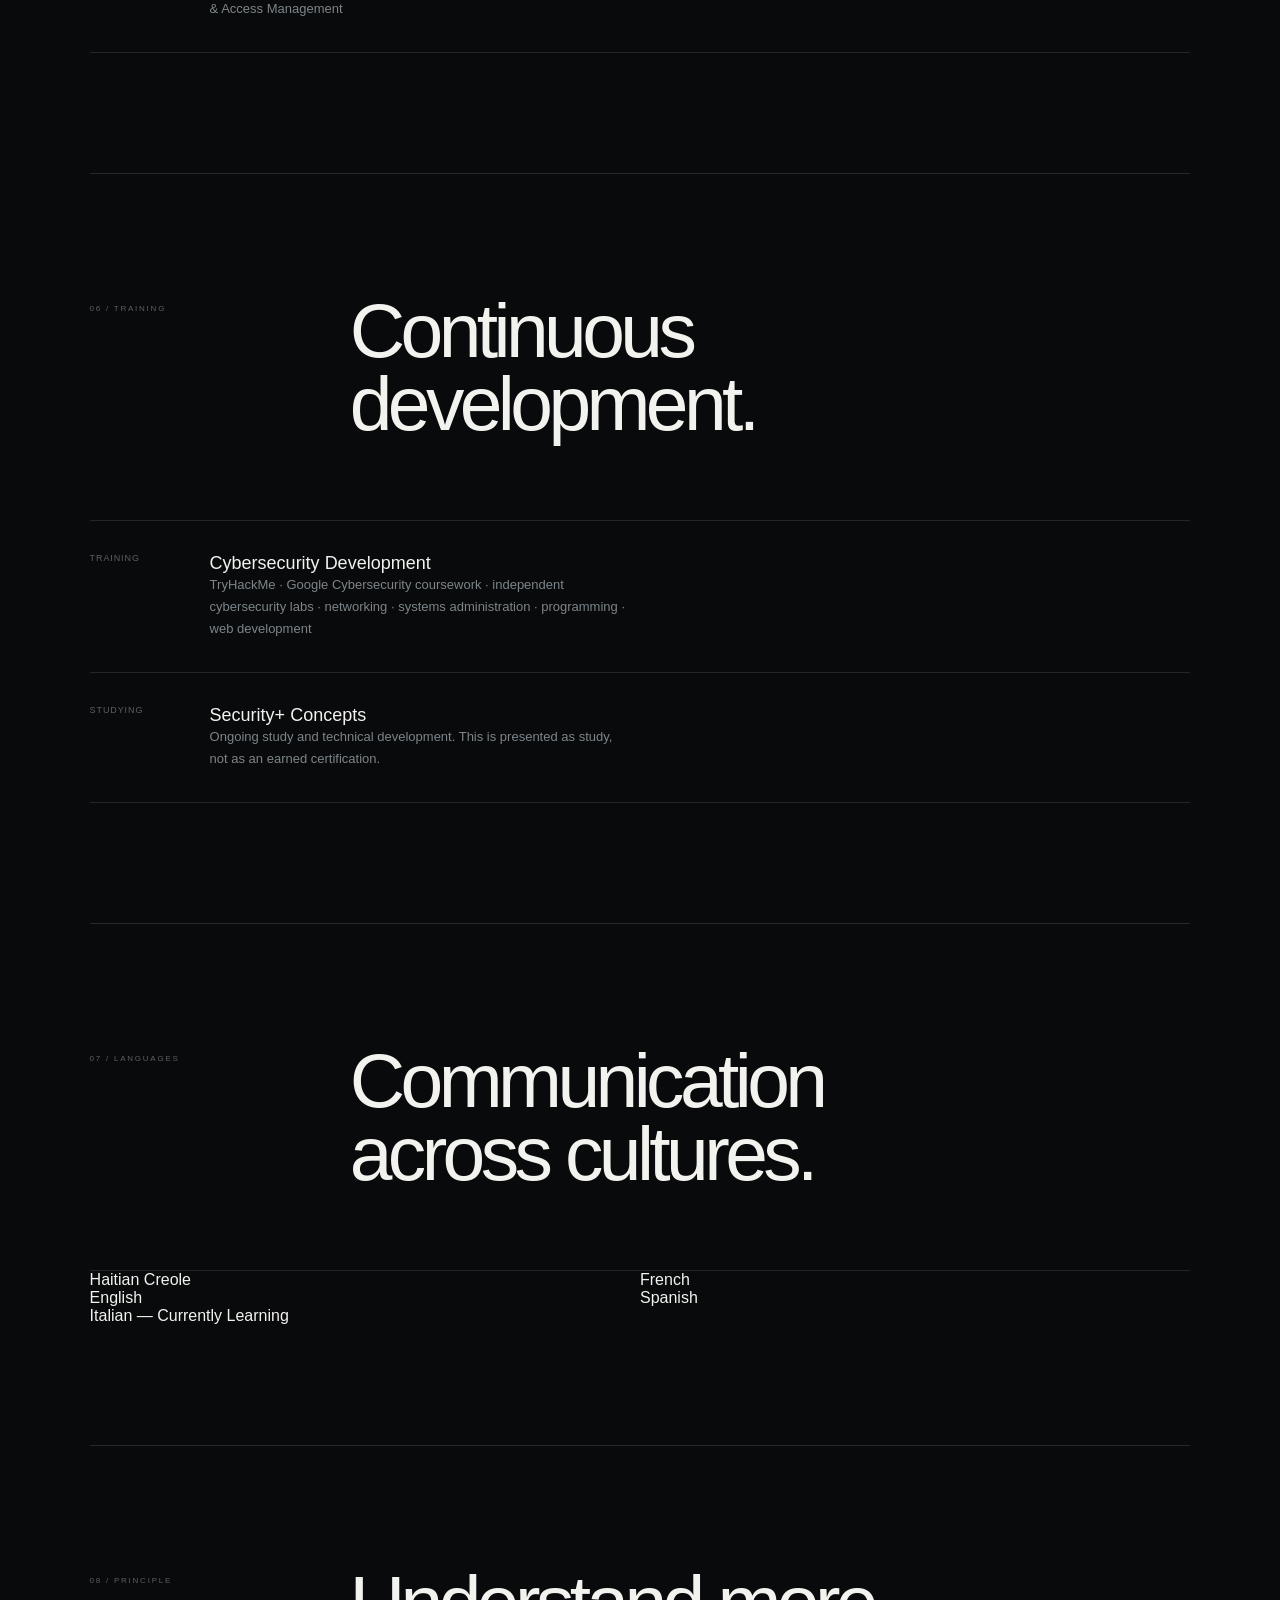
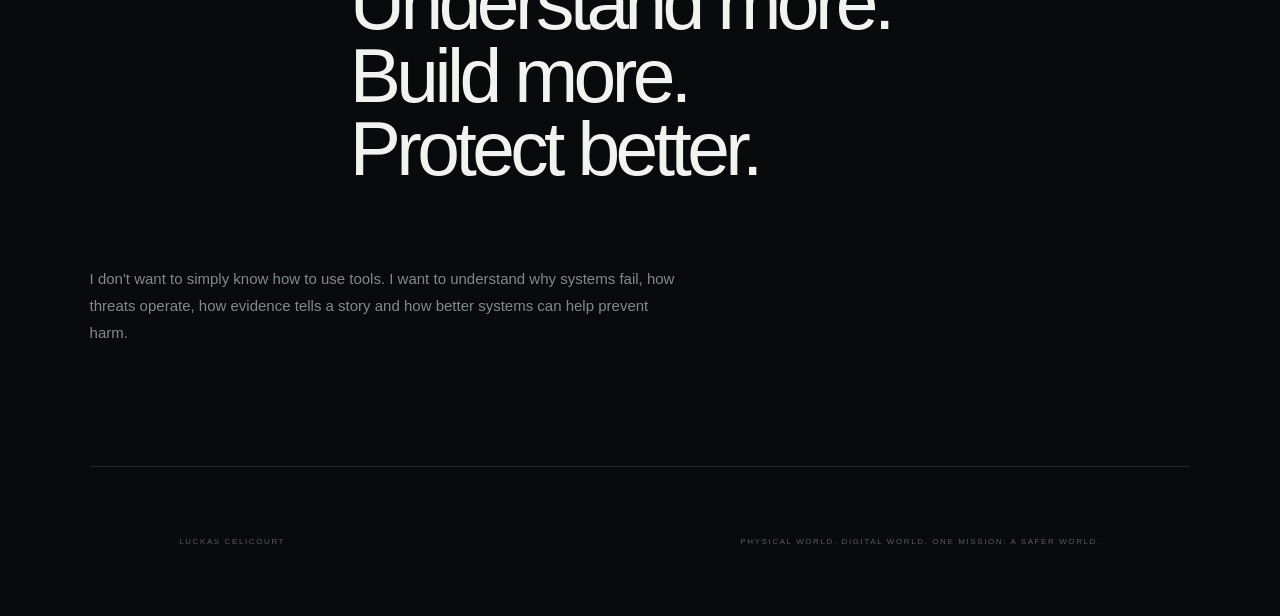
<file: pages/resume.html>
<!DOCTYPE html>
<html lang="en">

<head>
<meta charset="UTF-8">
<meta name="viewport" content="width=device-width, initial-scale=1.0">

<title>Resume | Luckas Celicourt</title>

<meta name="description"
content="Professional profile of Luckas Celicourt covering criminology, cybersecurity, investigation, technology and technical development.">

<link rel="canonical" href="https://luckascelicourt.com/pages/resume.html">

<link rel="stylesheet" href="../css/style.css">
<link rel="stylesheet" href="../css/responsive.css">

<meta name="theme-color" content="#080a0b">
<link rel="icon" href="../favicon.svg" type="image/svg+xml">
<meta name="robots" content="index, follow">
<meta name="author" content="Luckas Celicourt">
</head>

<body class="inner-page">

<div class="inner-shell">

<header class="inner-nav">

<a class="inner-logo" href="../index.html">LC</a>

<nav class="inner-nav-links">
<a href="../index.html">HOME</a>
<a href="../index.html#projects">PROJECTS</a>
<a href="notes.html">NOTES</a>
<a href="contact.html">CONTACT</a>
</nav>

<a class="back-home" href="../index.html">← HOME</a>

</header>


<main>

<section class="inner-hero">

<p class="inner-kicker">
PROFILE / LUCKAS CELICOURT
</p>

<h1>
Physical.<br>
Digital.
</h1>

<p class="inner-hero-description">
My interests sit at the intersection of criminal investigation,
cybersecurity, technology and human behavior — understanding
threats in both the physical and digital worlds.
</p>

</section>


<section class="profile-mission">

<p class="inner-kicker">MISSION</p>

<blockquote>
The world can be safer, and I want my work
to contribute to making it that way.
</blockquote>

<p>
I study people, crime, computers, networks and technology
because modern threats do not exist in only one environment.
I want to understand how systems work, how threats develop,
how evidence tells a story and how knowledge can be used
to protect people and improve systems.
</p>

<div class="mission-command">
PROTECT PEOPLE. UNDERSTAND THREATS. FOLLOW THE EVIDENCE. BUILD A SAFER WORLD.
</div>

</section>


<section class="inner-section">

<div class="inner-section-head">
<small>01 / EDUCATION</small>

<h2>
Understanding<br>
people and systems.
</h2>
</div>

<div class="resume-row">

<span>UNIVERSITY</span>

<div>
<strong>Western Kentucky University</strong>
<p>Criminology — Bachelor's Degree in Progress</p>
</div>

</div>

<div class="resume-row">

<span>ACADEMIC FOCUS</span>

<div>
<strong>Crime, Investigation & Society</strong>
<p>
Academic study supporting a deeper understanding of crime,
investigation, human behavior and the justice system.
</p>
</div>

</div>

</section>


<section class="inner-section">

<div class="inner-section-head">

<small>02 / EXPERIENCE</small>

<h2>
Discipline in the<br>
physical world.
</h2>

</div>

<div class="resume-row">

<span>EXPERIENCE</span>

<div>

<strong>Police Cadet Experience</strong>

<p>
Bowling Green Police Department
</p>

<p>
Experience that contributed to the development of discipline,
professional communication, documentation, attention to detail
and an understanding of public-safety environments.
</p>

</div>

</div>

</section>


<section class="inner-section">

<div class="inner-section-head">

<small>03 / CYBERSECURITY</small>

<h2>
Understanding the<br>
digital environment.
</h2>

</div>

<div class="resume-focus">

<span>Security Operations</span>
<span>Threat Detection</span>
<span>Incident Response</span>
<span>Digital Forensics</span>
<span>Network Security</span>
<span>Windows Administration</span>
<span>Active Directory</span>
<span>Linux</span>
<span>SIEM Fundamentals</span>
<span>Defensive Security</span>

</div>

</section>


<section class="inner-section">

<div class="inner-section-head">

<small>04 / TECHNOLOGY</small>

<h2>
Learning through<br>
building.
</h2>

</div>

<div class="resume-focus">

<span>Programming</span>
<span>Web Development</span>
<span>Networking</span>
<span>Automation</span>
<span>AI Systems</span>
<span>Computer Systems</span>
<span>Electronics</span>
<span>3D Printing</span>
<span>Embedded Systems</span>
<span>Engineering Projects</span>

</div>

</section>


<section class="inner-section">

<div class="inner-section-head">

<small>05 / TECHNICAL DEVELOPMENT</small>

<h2>
Tools &<br>
environments.
</h2>

</div>

<div class="resume-row">

<span>SYSTEMS</span>

<div>
<strong>Windows / Linux</strong>
<p>
Windows 10 · Windows 11 · Windows Server · Linux
</p>
</div>

</div>


<div class="resume-row">

<span>SECURITY</span>

<div>
<strong>Security Tools & Platforms</strong>
<p>
Microsoft Sentinel · Splunk · Wireshark · Nmap ·
Burp Suite · Windows Event Viewer
</p>
</div>

</div>


<div class="resume-row">

<span>PROGRAMMING</span>

<div>
<strong>Development & Scripting</strong>
<p>
Python · SQL · Bash · PowerShell · HTML · CSS · JavaScript
</p>
</div>

</div>


<div class="resume-row">

<span>INFRASTRUCTURE</span>

<div>
<strong>Systems & Networking</strong>
<p>
Active Directory · Windows Server · DNS · DHCP ·
Networking · Identity & Access Management
</p>
</div>

</div>

</section>


<section class="inner-section">

<div class="inner-section-head">

<small>06 / TRAINING</small>

<h2>
Continuous<br>
development.
</h2>

</div>

<div class="resume-row">

<span>TRAINING</span>

<div>
<strong>Cybersecurity Development</strong>

<p>
TryHackMe · Google Cybersecurity coursework ·
independent cybersecurity labs · networking ·
systems administration · programming · web development
</p>

</div>

</div>


<div class="resume-row">

<span>STUDYING</span>

<div>
<strong>Security+ Concepts</strong>

<p>
Ongoing study and technical development.
This is presented as study, not as an earned certification.
</p>

</div>

</div>

</section>


<section class="inner-section">

<div class="inner-section-head">

<small>07 / LANGUAGES</small>

<h2>
Communication<br>
across cultures.
</h2>

</div>

<div class="resume-focus">

<span>Haitian Creole</span>
<span>French</span>
<span>English</span>
<span>Spanish</span>
<span>Italian — Currently Learning</span>

</div>

</section>


<section class="inner-section">

<div class="inner-section-head">

<small>08 / PRINCIPLE</small>

<h2>
Understand more.<br>
Build more.<br>
Protect better.
</h2>

</div>

<p class="inner-hero-description">

I don't want to simply know how to use tools.
I want to understand why systems fail, how threats operate,
how evidence tells a story and how better systems can
help prevent harm.

</p>

</section>

</main>


<footer class="inner-footer">

<span>LUCKAS CELICOURT</span>

<span>
PHYSICAL WORLD. DIGITAL WORLD. ONE MISSION: A SAFER WORLD.
</span>

</footer>

</div>

</body>
</html>
</file>
<file: css/style.css>
@import url('https://fonts.googleapis.com/css2?family=Inter:wght@400;500;600;700&display=swap');

:root {
  --black:#08090a;
  --soft:#101214;
  --line:#272a2d;
  --white:#f4f4f2;
  --gray:#9a9da1;
  --blue:#8fa8bc;
}

* {
  box-sizing:border-box;
  margin:0;
  padding:0;
}

html {
  scroll-behavior:smooth;
}

body {
  background:var(--black);
  color:var(--white);
  font-family:Inter,Arial,sans-serif;
  -webkit-font-smoothing:antialiased;
}

a {
  color:inherit;
  text-decoration:none;
}

.nav {
  position:fixed;
  top:0;
  left:0;
  width:100%;
  height:82px;
  padding:0 5vw;
  display:flex;
  align-items:center;
  justify-content:space-between;
  z-index:100;
  background:rgba(8,9,10,.72);
  backdrop-filter:blur(18px);
  border-bottom:1px solid rgba(255,255,255,.06);
}

.logo {
  font-size:22px;
  font-weight:700;
  letter-spacing:-1px;
}

nav {
  display:flex;
  gap:32px;
}

nav a {
  color:#b9bbbd;
  font-size:13px;
  transition:.25s;
}

nav a:hover {
  color:white;
}

.menu-btn {
  display:none;
  background:none;
  border:0;
  color:white;
}

.hero {
  min-height:100vh;
  display:flex;
  align-items:center;
  position:relative;
  overflow:hidden;
  padding:150px 7vw 90px;
}

.hero-bg {
  position:absolute;
  width:750px;
  height:750px;
  right:-220px;
  top:5%;
  border-radius:50%;
  background:radial-gradient(circle,rgba(78,111,135,.17),transparent 65%);
  filter:blur(10px);
}

.hero-content {
  position:relative;
  z-index:2;
  max-width:1100px;
}

.eyebrow,
.section-number {
  color:var(--gray);
  font-size:11px;
  font-weight:600;
  letter-spacing:.22em;
  margin-bottom:30px;
}

.hero h1 {
  font-size:clamp(64px,9.3vw,150px);
  line-height:.86;
  letter-spacing:-.065em;
  font-weight:600;
}

.hero h1 span {
  color:#7e858b;
}

.hero-mission {
  margin-top:25px;
  font-size:clamp(18px,2vw,28px);
  letter-spacing:.25em;
}

.hero-copy {
  max-width:550px;
  margin-top:48px;
  color:#a8aaad;
  line-height:1.7;
  font-size:17px;
}

.hero-actions {
  display:flex;
  gap:28px;
  align-items:center;
  margin-top:40px;
}

.primary {
  background:white;
  color:black;
  padding:15px 22px;
  font-size:13px;
  font-weight:600;
}

.secondary {
  font-size:13px;
  color:#c7c8ca;
}

.scroll {
  position:absolute;
  bottom:35px;
  right:5vw;
  color:#686c70;
  font-size:9px;
  letter-spacing:.2em;
}

.section {
  padding:150px 7vw;
  border-top:1px solid var(--line);
}

.statement {
  min-height:85vh;
  display:flex;
  flex-direction:column;
  justify-content:center;
}

.statement h2,
.section-heading h2,
.mission h2,
.learning h2,
.language-title h2,
.contact h2 {
  font-size:clamp(45px,6vw,90px);
  line-height:.98;
  letter-spacing:-.055em;
  font-weight:500;
}

.large-copy {
  max-width:720px;
  margin-top:55px;
  color:var(--gray);
  font-size:20px;
  line-height:1.7;
}

.about-grid {
  margin-top:100px;
  display:grid;
  grid-template-columns:1.2fr 1fr;
  gap:12vw;
}

.about-large {
  font-size:clamp(30px,3vw,48px);
  line-height:1.25;
  letter-spacing:-.035em;
}

.about-copy {
  color:#a6a8aa;
  line-height:1.8;
}

.about-copy p + p {
  margin-top:25px;
}

.about-copy a {
  display:inline-block;
  color:white;
  margin-top:35px;
}

.world {
  display:grid;
  grid-template-columns:80px 1fr 1fr;
  align-items:center;
  padding:45px 0;
  border-bottom:1px solid var(--line);
}

.world span {
  color:#62666a;
  font-size:12px;
}

.world h3 {
  font-size:clamp(30px,4vw,65px);
  letter-spacing:-.04em;
}

.world p {
  color:#85898c;
}

.mission {
  background:#e9e9e5;
  color:#0a0a0a;
}

.mission .section-number {
  color:#646464;
}

.mission-content {
  max-width:1000px;
}

.mission-content > p:not(.section-number) {
  max-width:650px;
  font-size:18px;
  line-height:1.8;
  margin-top:45px;
  color:#454545;
}

.mission-end {
  margin-top:100px;
  font-size:clamp(35px,5vw,75px);
  font-weight:600;
  line-height:1.05;
  letter-spacing:-.05em;
}

.project-grid {
  display:grid;
  grid-template-columns:repeat(3,1fr);
  gap:20px;
  margin-top:90px;
}

.project-image {
  height:430px;
  background:
    radial-gradient(circle at 75% 20%,#25313a,transparent 35%),
    linear-gradient(145deg,#181b1e,#0e1012);
  display:flex;
  align-items:flex-end;
  padding:25px;
  transition:transform .45s ease;
}

.project:hover .project-image {
  transform:translateY(-7px);
}

.project-image span {
  font-size:10px;
  letter-spacing:.2em;
  color:#a8adb0;
}

.project h3 {
  margin-top:25px;
  font-size:21px;
}

.project p {
  color:#7e8285;
  margin-top:10px;
  line-height:1.6;
  font-size:14px;
}

.text-link {
  display:inline-block;
  margin-top:60px;
}

.learning {
  min-height:90vh;
}

.learning-list {
  display:flex;
  flex-wrap:wrap;
  gap:12px;
  margin-top:80px;
  max-width:1000px;
}

.learning-list span {
  border:1px solid #303336;
  padding:14px 19px;
  color:#b4b6b8;
  font-size:13px;
}

.language-title {
  display:grid;
  grid-template-columns:1.4fr 1fr;
  gap:100px;
  align-items:end;
}

.language-title p {
  color:#8c9093;
  line-height:1.7;
}

.language-list {
  margin-top:90px;
}

.language-list div {
  display:grid;
  grid-template-columns:80px 1fr auto;
  padding:28px 0;
  border-bottom:1px solid var(--line);
}

.language-list span,
.language-list em {
  color:#707477;
  font-size:12px;
  font-style:normal;
}

.language-list strong {
  font-size:24px;
  font-weight:500;
}

.contact {
  min-height:80vh;
  display:flex;
  flex-direction:column;
  justify-content:center;
}

.contact-content p {
  margin-top:35px;
  color:#898d90;
  font-size:18px;
}

.contact-content a {
  display:inline-block;
  margin-top:45px;
  border-bottom:1px solid white;
  padding-bottom:8px;
}

footer {
  padding:60px 7vw;
  border-top:1px solid var(--line);
  display:grid;
  grid-template-columns:1fr 2fr 1fr;
  gap:40px;
  color:#696d70;
  font-size:11px;
  letter-spacing:.08em;
}

footer strong {
  color:white;
}

footer span {
  text-align:right;
}

.reveal {
  opacity:0;
  transform:translateY(30px);
  transition:opacity .9s ease,transform .9s ease;
}

.reveal.visible {
  opacity:1;
  transform:translateY(0);
}

/* ==================================================
   V0.3 — CINEMATIC PREMIUM SYSTEM
================================================== */

body {
  overflow-x: hidden;
}

::selection {
  background: #dce8ef;
  color: #050607;
}

/* FILM GRAIN */
body::after {
  content: "";
  position: fixed;
  inset: 0;
  pointer-events: none;
  z-index: 9999;
  opacity: .025;
  background-image:
    url("data:image/svg+xml,%3Csvg viewBox='0 0 180 180' xmlns='http://www.w3.org/2000/svg'%3E%3Cfilter id='noise'%3E%3CfeTurbulence type='fractalNoise' baseFrequency='.8' numOctaves='3' stitchTiles='stitch'/%3E%3C/filter%3E%3Crect width='100%25' height='100%25' filter='url(%23noise)' opacity='.7'/%3E%3C/svg%3E");
}

/* NAVIGATION */
.nav {
  transition:
    height .4s ease,
    background .4s ease,
    border-color .4s ease;
}

.nav.scrolled {
  height: 64px;
  background: rgba(5, 7, 9, .91);
  border-color: rgba(255,255,255,.1);
}

/* CINEMATIC HERO */
.hero {
  min-height: 100svh;
  isolation: isolate;
  background: #07090b;
}

.hero-bg {
  position: absolute;
  inset: 0;
  width: 100%;
  height: 100%;
  border-radius: 0;
  filter: none;

  background:
    radial-gradient(
      circle at 77% 35%,
      rgba(84, 121, 148, .28),
      transparent 24%
    ),
    radial-gradient(
      circle at 70% 65%,
      rgba(40, 61, 76, .20),
      transparent 28%
    ),
    linear-gradient(
      110deg,
      #050607 0%,
      #080b0e 42%,
      #172029 72%,
      #07090b 100%
    );

  transform: scale(1.04);
  will-change: transform;
}

.hero::before {
  content: "";
  position: absolute;
  inset: 0;
  z-index: 1;
  pointer-events: none;

  background:
    linear-gradient(
      90deg,
      rgba(5,7,9,.98) 0%,
      rgba(5,7,9,.93) 32%,
      rgba(5,7,9,.52) 52%,
      rgba(5,7,9,.12) 75%,
      rgba(5,7,9,.40) 100%
    );
}

.hero-content {
  z-index: 3;
}

.hero h1 {
  text-shadow: 0 10px 50px rgba(0,0,0,.35);
}

.hero h1 span {
  color: #8da2b1;
}

.hero-mission {
  color: #c3d6e2;
}

.eyebrow::before {
  content: "";
  display: inline-block;
  width: 48px;
  height: 1px;
  background: #78828a;
  margin-right: 18px;
  vertical-align: middle;
}

/* HERO ENTRANCE */

.hero .eyebrow,
.hero h1,
.hero-mission,
.hero-copy,
.hero-actions {
  opacity: 0;
  transform: translateY(24px);
  animation: cinematicEnter .9s forwards;
}

.hero h1 {
  animation-delay: .12s;
}

.hero-mission {
  animation-delay: .23s;
}

.hero-copy {
  animation-delay: .34s;
}

.hero-actions {
  animation-delay: .45s;
}

@keyframes cinematicEnter {
  to {
    opacity: 1;
    transform: translateY(0);
  }
}

/* BUTTONS */

.primary,
.secondary {
  transition:
    transform .25s ease,
    background .25s ease,
    color .25s ease;
}

.primary:hover {
  transform: translateY(-4px);
  background: #dce8ef;
}

.secondary:hover {
  transform: translateX(6px);
}

/* FOCUS / EXPERTISE */

.world {
  position: relative;
  isolation: isolate;
  overflow: hidden;

  transition:
    padding-left .45s cubic-bezier(.2,.7,.2,1),
    color .35s ease;
}

.world::before {
  content: "";
  position: absolute;
  inset: 0;
  width: 0;
  background: #eceeec;
  z-index: -1;

  transition:
    width .5s cubic-bezier(.2,.7,.2,1);
}

.world:hover {
  padding-left: 30px;
}

.world:hover::before {
  width: 100%;
}

.world:hover h3,
.world:hover p,
.world:hover span {
  color: #08090a;
}

/* PROJECT CARDS */

.project {
  cursor: pointer;
}

.project-image {
  overflow: hidden;
  position: relative;
}

.project-image::before {
  content: "";
  position: absolute;
  inset: 0;

  background:
    radial-gradient(
      circle at 70% 25%,
      rgba(105,145,170,.20),
      transparent 30%
    );

  transition: transform .6s ease;
}

.project-image::after {
  content: "EXPLORE  ↗";

  position: absolute;
  inset: 0;

  display: flex;
  align-items: center;
  justify-content: center;

  background: rgba(3,5,6,.68);
  backdrop-filter: blur(5px);

  opacity: 0;

  font-size: 10px;
  letter-spacing: .22em;

  transition: opacity .35s ease;
}

.project:hover .project-image::before {
  transform: scale(1.15);
}

.project:hover .project-image::after {
  opacity: 1;
}

/* SCROLL PROGRESS */

#scroll-progress {
  position: fixed;
  top: 0;
  left: 0;

  width: 0%;
  height: 2px;

  background: #c8dae6;

  z-index: 10001;

  box-shadow:
    0 0 14px rgba(180,215,235,.4);
}

/* MOUSE LIGHT */

.cursor-light {
  position: fixed;

  width: 600px;
  height: 600px;

  border-radius: 50%;

  pointer-events: none;

  z-index: 0;

  background:
    radial-gradient(
      circle,
      rgba(112,151,179,.065),
      transparent 67%
    );

  transform: translate(-50%, -50%);
}

/* BETTER REVEALS */

.reveal {
  opacity: 0;
  transform: translateY(45px);

  transition:
    opacity 1s cubic-bezier(.2,.7,.2,1),
    transform 1s cubic-bezier(.2,.7,.2,1);
}

.reveal.visible {
  opacity: 1;
  transform: translateY(0);
}

/* LARGE SECTION HOVER DETAIL */

.statement h2,
.section-heading h2,
.learning h2,
.language-title h2 {
  transition:
    letter-spacing .5s ease,
    color .5s ease;
}

.statement:hover h2,
.learning:hover h2 {
  letter-spacing: -.045em;
  color: #ffffff;
}

/* MOBILE PERFORMANCE */

@media(max-width:800px) {

  .cursor-light {
    display: none;
  }

  .hero::before {
    background:
      linear-gradient(
        90deg,
        rgba(5,7,9,.97),
        rgba(5,7,9,.65)
      );
  }

  .world:hover {
    padding-left: 0;
  }

  .world::before {
    display: none;
  }
}

@media(prefers-reduced-motion:reduce) {

  .hero .eyebrow,
  .hero h1,
  .hero-mission,
  .hero-copy,
  .hero-actions {
    animation: none;
    opacity: 1;
    transform: none;
  }

}

/* ==================================================
   V0.3 — CINEMATIC PREMIUM SYSTEM
================================================== */

body {
  overflow-x: hidden;
}

::selection {
  background: #dce8ef;
  color: #050607;
}

/* FILM GRAIN */
body::after {
  content: "";
  position: fixed;
  inset: 0;
  pointer-events: none;
  z-index: 9999;
  opacity: .025;
  background-image:
    url("data:image/svg+xml,%3Csvg viewBox='0 0 180 180' xmlns='http://www.w3.org/2000/svg'%3E%3Cfilter id='noise'%3E%3CfeTurbulence type='fractalNoise' baseFrequency='.8' numOctaves='3' stitchTiles='stitch'/%3E%3C/filter%3E%3Crect width='100%25' height='100%25' filter='url(%23noise)' opacity='.7'/%3E%3C/svg%3E");
}

/* NAVIGATION */
.nav {
  transition:
    height .4s ease,
    background .4s ease,
    border-color .4s ease;
}

.nav.scrolled {
  height: 64px;
  background: rgba(5, 7, 9, .91);
  border-color: rgba(255,255,255,.1);
}

/* CINEMATIC HERO */
.hero {
  min-height: 100svh;
  isolation: isolate;
  background: #07090b;
}

.hero-bg {
  position: absolute;
  inset: 0;
  width: 100%;
  height: 100%;
  border-radius: 0;
  filter: none;

  background:
    radial-gradient(
      circle at 77% 35%,
      rgba(84, 121, 148, .28),
      transparent 24%
    ),
    radial-gradient(
      circle at 70% 65%,
      rgba(40, 61, 76, .20),
      transparent 28%
    ),
    linear-gradient(
      110deg,
      #050607 0%,
      #080b0e 42%,
      #172029 72%,
      #07090b 100%
    );

  transform: scale(1.04);
  will-change: transform;
}

.hero::before {
  content: "";
  position: absolute;
  inset: 0;
  z-index: 1;
  pointer-events: none;

  background:
    linear-gradient(
      90deg,
      rgba(5,7,9,.98) 0%,
      rgba(5,7,9,.93) 32%,
      rgba(5,7,9,.52) 52%,
      rgba(5,7,9,.12) 75%,
      rgba(5,7,9,.40) 100%
    );
}

.hero-content {
  z-index: 3;
}

.hero h1 {
  text-shadow: 0 10px 50px rgba(0,0,0,.35);
}

.hero h1 span {
  color: #8da2b1;
}

.hero-mission {
  color: #c3d6e2;
}

.eyebrow::before {
  content: "";
  display: inline-block;
  width: 48px;
  height: 1px;
  background: #78828a;
  margin-right: 18px;
  vertical-align: middle;
}

/* HERO ENTRANCE */

.hero .eyebrow,
.hero h1,
.hero-mission,
.hero-copy,
.hero-actions {
  opacity: 0;
  transform: translateY(24px);
  animation: cinematicEnter .9s forwards;
}

.hero h1 {
  animation-delay: .12s;
}

.hero-mission {
  animation-delay: .23s;
}

.hero-copy {
  animation-delay: .34s;
}

.hero-actions {
  animation-delay: .45s;
}

@keyframes cinematicEnter {
  to {
    opacity: 1;
    transform: translateY(0);
  }
}

/* BUTTONS */

.primary,
.secondary {
  transition:
    transform .25s ease,
    background .25s ease,
    color .25s ease;
}

.primary:hover {
  transform: translateY(-4px);
  background: #dce8ef;
}

.secondary:hover {
  transform: translateX(6px);
}

/* FOCUS / EXPERTISE */

.world {
  position: relative;
  isolation: isolate;
  overflow: hidden;

  transition:
    padding-left .45s cubic-bezier(.2,.7,.2,1),
    color .35s ease;
}

.world::before {
  content: "";
  position: absolute;
  inset: 0;
  width: 0;
  background: #eceeec;
  z-index: -1;

  transition:
    width .5s cubic-bezier(.2,.7,.2,1);
}

.world:hover {
  padding-left: 30px;
}

.world:hover::before {
  width: 100%;
}

.world:hover h3,
.world:hover p,
.world:hover span {
  color: #08090a;
}

/* PROJECT CARDS */

.project {
  cursor: pointer;
}

.project-image {
  overflow: hidden;
  position: relative;
}

.project-image::before {
  content: "";
  position: absolute;
  inset: 0;

  background:
    radial-gradient(
      circle at 70% 25%,
      rgba(105,145,170,.20),
      transparent 30%
    );

  transition: transform .6s ease;
}

.project-image::after {
  content: "EXPLORE  ↗";

  position: absolute;
  inset: 0;

  display: flex;
  align-items: center;
  justify-content: center;

  background: rgba(3,5,6,.68);
  backdrop-filter: blur(5px);

  opacity: 0;

  font-size: 10px;
  letter-spacing: .22em;

  transition: opacity .35s ease;
}

.project:hover .project-image::before {
  transform: scale(1.15);
}

.project:hover .project-image::after {
  opacity: 1;
}

/* SCROLL PROGRESS */

#scroll-progress {
  position: fixed;
  top: 0;
  left: 0;

  width: 0%;
  height: 2px;

  background: #c8dae6;

  z-index: 10001;

  box-shadow:
    0 0 14px rgba(180,215,235,.4);
}

/* MOUSE LIGHT */

.cursor-light {
  position: fixed;

  width: 600px;
  height: 600px;

  border-radius: 50%;

  pointer-events: none;

  z-index: 0;

  background:
    radial-gradient(
      circle,
      rgba(112,151,179,.065),
      transparent 67%
    );

  transform: translate(-50%, -50%);
}

/* BETTER REVEALS */

.reveal {
  opacity: 0;
  transform: translateY(45px);

  transition:
    opacity 1s cubic-bezier(.2,.7,.2,1),
    transform 1s cubic-bezier(.2,.7,.2,1);
}

.reveal.visible {
  opacity: 1;
  transform: translateY(0);
}

/* LARGE SECTION HOVER DETAIL */

.statement h2,
.section-heading h2,
.learning h2,
.language-title h2 {
  transition:
    letter-spacing .5s ease,
    color .5s ease;
}

.statement:hover h2,
.learning:hover h2 {
  letter-spacing: -.045em;
  color: #ffffff;
}

/* MOBILE PERFORMANCE */

@media(max-width:800px) {

  .cursor-light {
    display: none;
  }

  .hero::before {
    background:
      linear-gradient(
        90deg,
        rgba(5,7,9,.97),
        rgba(5,7,9,.65)
      );
  }

  .world:hover {
    padding-left: 0;
  }

  .world::before {
    display: none;
  }
}

@media(prefers-reduced-motion:reduce) {

  .hero .eyebrow,
  .hero h1,
  .hero-mission,
  .hero-copy,
  .hero-actions {
    animation: none;
    opacity: 1;
    transform: none;
  }

}

/* ==================================================
   V0.4 — PREMIUM HERO ARCHITECTURE
================================================== */

.hero{
  padding-bottom:170px;
}

/* PORTRAIT AREA */

.hero-portrait{
  position:absolute;
  z-index:0;

  right:8%;
  top:11%;

  width:min(42vw,620px);
  height:72%;

  overflow:hidden;
}

.portrait-placeholder{
  width:100%;
  height:100%;

  display:flex;
  flex-direction:column;
  align-items:center;
  justify-content:center;

  background:
    radial-gradient(
      circle at 50% 30%,
      rgba(125,153,172,.18),
      transparent 25%
    ),
    linear-gradient(
      150deg,
      rgba(34,43,50,.6),
      rgba(7,9,11,.1)
    );

  border-left:1px solid rgba(255,255,255,.04);

  color:rgba(255,255,255,.12);
}

.portrait-placeholder span{
  font-size:clamp(45px,8vw,120px);
  font-weight:600;
  letter-spacing:-.07em;
}

.portrait-placeholder small{
  margin-top:10px;
  font-size:8px;
  letter-spacing:.25em;
}


/* STATUS */

.hero-status{
  display:flex;
  align-items:center;
  gap:10px;

  margin-bottom:24px;

  font-size:9px;
  letter-spacing:.18em;

  color:#747c82;
}

.status-dot{
  width:5px;
  height:5px;

  background:#a6c2d4;
  border-radius:50%;

  box-shadow:
    0 0 10px rgba(166,194,212,.8);
}


/* RIGHT SIDE INFORMATION */

.hero-side{
  position:absolute;
  z-index:4;

  right:5vw;
  top:50%;

  transform:translateY(-50%);

  width:130px;

  color:#777e83;
}

.hero-side > span{
  display:block;

  margin-bottom:18px;

  font-size:8px;
  letter-spacing:.25em;
}

.hero-side p{
  font-size:10px;
  line-height:1.8;

  color:#9ca1a5;
}

.hero-index{
  margin-top:45px;

  padding-top:18px;

  border-top:
    1px solid rgba(255,255,255,.12);

  display:flex;
  justify-content:space-between;
  align-items:end;
}

.hero-index strong{
  color:white;
  font-size:22px;
}

.hero-index small{
  font-size:8px;
}


/* BOTTOM EXPERIENCE NAV */

.hero-bottom{
  position:absolute;
  z-index:5;

  left:7vw;
  right:7vw;
  bottom:35px;

  display:grid;
  grid-template-columns:repeat(4,1fr);

  border-top:
    1px solid rgba(255,255,255,.15);
}

.hero-bottom a{
  position:relative;

  min-height:95px;

  padding:20px 22px;

  border-right:
    1px solid rgba(255,255,255,.1);

  transition:
    background .35s ease,
    padding-left .35s ease;
}

.hero-bottom a:first-child{
  padding-left:0;
}

.hero-bottom a:last-child{
  border-right:0;
}

.hero-bottom small{
  display:block;

  margin-bottom:10px;

  color:#596168;

  font-size:8px;
}

.hero-bottom strong{
  display:block;

  font-size:12px;
  font-weight:500;
}

.hero-bottom span{
  display:block;

  margin-top:5px;

  color:#6f757a;

  font-size:9px;
}

.hero-bottom a:hover{
  background:
    rgba(255,255,255,.035);

  padding-left:30px;
}


/* REMOVE OLD SCROLL POSITION */

.hero .scroll{
  display:none;
}


/* DEPTH */

.hero-content{
  max-width:900px;
}

.hero-copy{
  max-width:470px;
}


/* RESPONSIVE */

@media(max-width:1000px){

  .hero-side{
    display:none;
  }

  .hero-portrait{
    right:-5%;
    width:55vw;
    opacity:.55;
  }

}


@media(max-width:700px){

  .hero{
    padding-bottom:250px;
  }

  .hero-portrait{
    inset:0;
    width:100%;
    height:100%;

    opacity:.3;
  }

  .portrait-placeholder span,
  .portrait-placeholder small{
    display:none;
  }

  .hero-bottom{
    left:6vw;
    right:6vw;

    grid-template-columns:1fr 1fr;
  }

  .hero-bottom a{
    min-height:80px;
  }

}

/* =============================================
   V0.5 — ROOTS / INTERNATIONAL IDENTITY
============================================= */

.roots{
  background:#0b0d0f;
}

.roots-head h2,
.culture h2{
  font-size:clamp(48px,7vw,105px);
  line-height:.92;
  letter-spacing:-.065em;
  font-weight:500;
}

.roots-stage{
  min-height:430px;

  margin-top:100px;

  display:grid;
  grid-template-columns:1fr 2fr 1fr;

  align-items:center;

  position:relative;

  background:
    radial-gradient(
      circle at center,
      rgba(91,125,148,.09),
      transparent 35%
    );
}

.roots-place{
  display:flex;
  flex-direction:column;
}

.roots-place span{
  color:#626a70;
  font-size:8px;
  letter-spacing:.25em;
}

.roots-place strong{
  margin-top:12px;

  font-size:clamp(28px,3vw,50px);
  font-weight:500;
  letter-spacing:-.04em;
}

.roots-place small{
  margin-top:12px;
  color:#555c61;
  font-size:9px;
}

.usa{
  text-align:right;
  align-items:flex-end;
}

.journey-line{
  display:flex;
  align-items:center;
  width:100%;
}

.journey-dot{
  width:8px;
  height:8px;

  border:1px solid #9bb3c3;

  border-radius:50%;

  box-shadow:
    0 0 18px rgba(155,179,195,.4);
}

.journey-track{
  flex:1;
  height:1px;

  background:
    linear-gradient(
      90deg,
      #38434a,
      #8297a5,
      #38434a
    );

  position:relative;
}

.journey-track::after{
  content:"";

  position:absolute;

  width:60px;
  height:1px;

  background:white;

  left:0;

  animation:travelLine 5s linear infinite;
}

@keyframes travelLine{

  from{
    left:0;
    opacity:0;
  }

  15%{
    opacity:1;
  }

  85%{
    opacity:1;
  }

  to{
    left:calc(100% - 60px);
    opacity:0;
  }

}

.roots-copy{
  display:grid;
  grid-template-columns:1.2fr 1fr;

  gap:12vw;

  align-items:start;
}

.roots-large{
  font-size:clamp(28px,3vw,45px);
  line-height:1.25;
  letter-spacing:-.04em;
}

.roots-copy > p:last-child{
  color:#858b90;
  line-height:1.8;
}


/* CULTURE */

.culture{
  background:#e9e9e5;
  color:#090a0b;
}

.culture .section-number{
  color:#65696b;
}

.culture-languages{
  margin-top:100px;
}

.culture-row{
  display:grid;

  grid-template-columns:
    80px 1fr auto;

  align-items:center;

  min-height:110px;

  border-bottom:
    1px solid rgba(0,0,0,.16);

  transition:
    padding-left .4s ease,
    background .4s ease;
}

.culture-row span{
  color:#777;
  font-size:10px;
}

.culture-row strong{
  font-size:clamp(25px,3vw,45px);
  font-weight:500;
  letter-spacing:-.04em;
}

.culture-row small{
  font-size:8px;
  letter-spacing:.18em;
  color:#777;
}

.culture-row:hover{
  padding-left:25px;
  background:rgba(0,0,0,.035);
}

.learning-language strong{
  color:#64696c;
}

.culture-quote{
  max-width:700px;

  margin-top:100px;

  font-size:clamp(25px,3vw,45px);
  line-height:1.35;

  letter-spacing:-.035em;
}


/* MOBILE */

@media(max-width:700px){

  .roots-stage{
    grid-template-columns:1fr;
    gap:40px;

    min-height:auto;
  }

  .usa{
    text-align:left;
    align-items:flex-start;
  }

  .journey-line{
    transform:rotate(90deg);
    width:100px;
    margin:20px 0;
  }

  .roots-copy{
    grid-template-columns:1fr;
    gap:35px;
  }

  .culture-row{
    grid-template-columns:45px 1fr;
  }

  .culture-row small{
    grid-column:2;
    margin-top:-25px;
  }

}

/* =====================================================
   V0.6 — CINEMATIC PROJECT SHOWCASE
===================================================== */

.showcase{
  background:#07090a;
}

.showcase-head{
  display:grid;
  grid-template-columns:1.5fr .6fr;
  gap:8vw;
  align-items:end;
}

.showcase-head h2{
  font-size:clamp(50px,7vw,105px);
  line-height:.92;
  letter-spacing:-.065em;
  font-weight:500;
}

.showcase-intro{
  color:#7d8387;
  line-height:1.8;
  font-size:14px;
}


/* FEATURED */

.featured-project{
  margin-top:110px;

  display:grid;
  grid-template-columns:1.65fr .8fr;

  min-height:680px;

  border-top:1px solid #25292c;
  border-bottom:1px solid #25292c;
}

.featured-visual{
  padding:40px 40px 40px 0;
}

.project-ui{
  position:relative;

  height:100%;
  min-height:600px;

  overflow:hidden;

  background:
    radial-gradient(
      circle at 65% 35%,
      rgba(101,142,170,.18),
      transparent 28%
    ),
    linear-gradient(
      140deg,
      #14191d,
      #080a0c 70%
    );

  border:1px solid #22282c;
}

.project-ui::before{
  content:"";

  position:absolute;
  width:500px;
  height:500px;

  border:1px solid rgba(150,180,200,.09);

  border-radius:50%;

  right:-150px;
  top:-180px;

  box-shadow:
    0 0 80px rgba(110,150,180,.08);
}

.ui-top{
  position:absolute;

  top:25px;
  left:25px;
  right:25px;

  display:flex;
  justify-content:space-between;

  font-size:9px;
  letter-spacing:.18em;

  color:#656e74;
}

.ui-center{
  position:absolute;

  left:7%;
  bottom:15%;
}

.ui-center > span{
  color:#68747c;
  font-size:10px;
}

.ui-center strong{
  display:block;

  margin-top:12px;

  font-size:clamp(60px,9vw,140px);
  line-height:.8;

  letter-spacing:-.08em;

  color:#e9edef;
}

.ui-center p{
  margin-top:25px;
  color:#717b81;
}

.ui-bottom{
  position:absolute;

  left:7%;
  right:7%;
  bottom:35px;

  display:flex;
  gap:30px;

  padding-top:15px;

  border-top:1px solid #293036;

  color:#606a70;

  font-size:8px;
  letter-spacing:.15em;
}


/* FEATURE INFO */

.featured-info{
  padding:65px 0 65px 55px;

  display:flex;
  flex-direction:column;
  justify-content:space-between;

  border-left:1px solid #25292c;
}

.project-id{
  color:#61686d;

  font-size:8px;
  letter-spacing:.2em;
}

.featured-info h3{
  margin-top:25px;

  font-size:clamp(35px,4vw,60px);
  line-height:1;

  letter-spacing:-.05em;
  font-weight:500;
}

.featured-info p{
  margin-top:35px;

  max-width:380px;

  color:#7d8387;

  line-height:1.8;
}

.project-meta{
  border-top:1px solid #25292c;
}

.project-meta div{
  display:flex;
  justify-content:space-between;

  padding:17px 0;

  border-bottom:1px solid #25292c;
}

.project-meta small{
  color:#565d62;
  font-size:8px;
  letter-spacing:.18em;
}

.project-meta span{
  color:#9ca1a5;
  font-size:10px;
}


/* EDITORIAL PROJECTS */

.project-editorial{
  margin-top:120px;
}

.editorial-project{
  display:grid;

  grid-template-columns:
    70px 1.2fr .8fr;

  gap:45px;

  padding:55px 0;

  border-top:1px solid #25292c;

  align-items:center;
}

.editorial-number{
  color:#51585d;
  font-size:10px;
}

.editorial-visual{
  height:390px;

  position:relative;

  overflow:hidden;

  background:#0d1012;
}

.editorial-content small{
  color:#5e676d;

  font-size:8px;
  letter-spacing:.2em;
}

.editorial-content h3{
  margin-top:18px;

  font-size:clamp(30px,4vw,58px);
  font-weight:500;

  letter-spacing:-.05em;
}

.editorial-content p{
  margin-top:25px;

  color:#777e83;

  line-height:1.8;
}


/* CYBER VISUAL */

.cyber-visual{
  background:
    radial-gradient(
      circle at center,
      rgba(87,126,151,.16),
      transparent 35%
    ),
    #0b0e10;
}

.cyber-interface{
  position:absolute;
  inset:15%;

  border:1px solid #283037;

  padding:25px;
}

.cyber-interface > span,
.cyber-interface small{
  color:#69767e;
  font-size:8px;
  letter-spacing:.18em;
}

.cyber-interface div{
  height:1px;

  margin-top:55px;

  background:
    linear-gradient(
      90deg,
      #506675,
      transparent
    );
}

.cyber-interface div:nth-of-type(2){
  width:70%;
}

.cyber-interface div:nth-of-type(3){
  width:40%;
}

.cyber-interface small{
  position:absolute;
  bottom:25px;
}


/* NETWORK VISUAL */

.network-map{
  position:absolute;
  inset:0;
}

.network-map strong{
  position:absolute;

  left:50%;
  top:50%;

  transform:translate(-50%,-50%);

  font-size:clamp(40px,6vw,80px);

  color:#1c2328;

  letter-spacing:-.06em;
}

.node{
  position:absolute;

  width:10px;
  height:10px;

  border:1px solid #718896;

  border-radius:50%;

  box-shadow:
    0 0 18px rgba(113,136,150,.25);
}

.n1{left:20%;top:25%;}
.n2{right:20%;top:32%;}
.n3{left:35%;bottom:20%;}
.n4{right:25%;bottom:20%;}

.network-line{
  position:absolute;

  height:1px;

  background:#29343b;

  transform-origin:left;
}

.l1{
  left:20%;
  top:26%;

  width:58%;

  transform:rotate(7deg);
}

.l2{
  left:35%;
  bottom:21%;

  width:40%;

  transform:rotate(0deg);
}

.l3{
  left:21%;
  top:27%;

  width:48%;

  transform:rotate(52deg);
}


/* ENGINEERING */

.engineering-visual{
  display:flex;
  align-items:center;
  justify-content:center;

  background:
    radial-gradient(
      circle,
      rgba(95,125,143,.12),
      transparent 40%
    ),
    #0b0e10;
}

.engineering-object{
  width:150px;
  height:150px;

  position:relative;

  transform:
    rotate(45deg)
    rotateX(55deg);

  border:1px solid #53636c;

  animation:
    engineeringFloat 6s ease-in-out infinite;
}

.engineering-object span{
  position:absolute;

  inset:20px;

  border:1px solid #344149;
}

.engineering-object span:nth-child(2){
  inset:40px;
}

.engineering-object span:nth-child(3){
  inset:60px;
}

@keyframes engineeringFloat{

  50%{
    transform:
      translateY(-15px)
      rotate(50deg)
      rotateX(55deg);
  }

}


/* END */

.showcase-end{
  margin-top:100px;

  padding-top:40px;

  border-top:1px solid #25292c;

  display:flex;
  justify-content:space-between;
  align-items:center;
}

.showcase-end p{
  color:#737a7f;
}

.showcase-end a{
  border-bottom:1px solid #70777c;
  padding-bottom:7px;
}


/* MOBILE */

@media(max-width:800px){

  .showcase-head,
  .featured-project,
  .editorial-project{
    grid-template-columns:1fr;
  }

  .featured-visual{
    padding-right:0;
  }

  .project-ui{
    min-height:480px;
  }

  .featured-info{
    padding:
      50px 0 0 0;

    border-left:0;
  }

  .project-meta{
    margin-top:60px;
  }

  .editorial-project{
    gap:25px;
  }

  .editorial-visual{
    height:300px;
  }

  .showcase-end{
    flex-direction:column;
    align-items:flex-start;
    gap:35px;
  }

}

/* =============================================
   V0.7 — DISCIPLINES + EDUCATION
============================================= */

.discipline{
  background:#080a0b;
}

.discipline-head{
  display:grid;
  grid-template-columns:1.5fr .7fr;
  gap:8vw;
  align-items:end;
}

.discipline-head h2,
.education-head h2{
  font-size:clamp(50px,7vw,105px);
  line-height:.92;
  letter-spacing:-.065em;
  font-weight:500;
}

.discipline-head > p:last-child{
  color:#777e83;
  line-height:1.8;
}


.discipline-split{
  margin-top:110px;

  display:grid;
  grid-template-columns:1fr 1fr;

  border-top:1px solid #292d30;
  border-bottom:1px solid #292d30;
}


.discipline-panel{
  min-height:650px;

  padding:35px;

  display:flex;
  flex-direction:column;
  justify-content:space-between;

  position:relative;
  overflow:hidden;

  transition:
    background .5s ease,
    transform .5s ease;
}


.discipline-panel:first-child{
  border-right:1px solid #292d30;
}


.discipline-panel::before{
  content:"";

  position:absolute;

  width:450px;
  height:450px;

  border-radius:50%;

  right:-200px;
  top:-180px;

  opacity:.35;

  transition:
    transform .8s ease,
    opacity .8s ease;
}


.investigation-panel::before{
  background:
    radial-gradient(
      circle,
      rgba(184,150,111,.24),
      transparent 65%
    );
}


.cyber-panel::before{
  background:
    radial-gradient(
      circle,
      rgba(91,145,180,.25),
      transparent 65%
    );
}


.discipline-panel:hover::before{
  transform:scale(1.4);
  opacity:.7;
}


.discipline-top{
  display:flex;
  justify-content:space-between;

  color:#666d72;

  font-size:9px;
  letter-spacing:.18em;
}


.discipline-center p{
  color:#6c7479;

  font-size:9px;
  letter-spacing:.24em;

  margin-bottom:20px;
}


.discipline-center h3{
  font-size:clamp(40px,5vw,75px);
  line-height:.96;

  letter-spacing:-.06em;
  font-weight:500;
}


.discipline-bottom{
  display:flex;
  flex-wrap:wrap;
  gap:8px;
}


.discipline-bottom span{
  padding:9px 12px;

  border:
    1px solid rgba(255,255,255,.12);

  color:#777f84;

  font-size:9px;
}


.evidence-statement{
  padding-top:130px;
  padding-bottom:30px;

  display:grid;
  grid-template-columns:.5fr 2fr;
}


.evidence-statement > span{
  color:#596066;

  font-size:8px;
  letter-spacing:.22em;
}


.evidence-statement blockquote{
  font-size:clamp(35px,5vw,72px);
  line-height:1.08;

  letter-spacing:-.05em;
}


/* EDUCATION */

.education{
  background:#e9e9e5;
  color:#090a0b;
}


.education .section-number{
  color:#676b6e;
}


.education-layout{
  margin-top:110px;

  display:grid;
  grid-template-columns:1.15fr .85fr;

  gap:10vw;
}


.education-label{
  color:#74787a;

  font-size:8px;
  letter-spacing:.22em;
}


.education-primary h3{
  margin-top:30px;

  font-size:clamp(35px,4vw,60px);
  line-height:1;

  letter-spacing:-.05em;
  font-weight:500;
}


.education-field{
  margin-top:18px;

  font-size:20px;
}


.education-description{
  max-width:530px;

  margin-top:45px;

  color:#5f6365;
  line-height:1.8;
}


.education-secondary{
  border-top:
    1px solid rgba(0,0,0,.2);

  padding-top:25px;
}


.education-item{
  display:grid;
  grid-template-columns:50px 1fr;

  padding:20px 0;

  border-bottom:
    1px solid rgba(0,0,0,.15);
}


.education-item span{
  color:#8a8d8f;
  font-size:9px;
}


.education-item strong{
  font-weight:500;
}


.education-philosophy{
  margin-top:140px;

  padding-top:35px;

  border-top:
    1px solid rgba(0,0,0,.2);

  display:grid;
  grid-template-columns:.5fr 2fr;
}


.education-philosophy small{
  color:#74787a;

  font-size:8px;
  letter-spacing:.22em;
}


.education-philosophy p{
  font-size:clamp(35px,5vw,70px);
  line-height:1.06;

  letter-spacing:-.05em;
}


/* MOBILE */

@media(max-width:800px){

  .discipline-head,
  .discipline-split,
  .education-layout,
  .evidence-statement,
  .education-philosophy{
    grid-template-columns:1fr;
  }

  .discipline-head{
    gap:40px;
  }

  .discipline-panel{
    min-height:520px;
  }

  .discipline-panel:first-child{
    border-right:0;
    border-bottom:1px solid #292d30;
  }

  .evidence-statement,
  .education-philosophy{
    gap:35px;
  }

}

/* =====================================================
   V0.8 — PREMIUM INTERACTION SYSTEM
===================================================== */

/* CURSOR */

@media(pointer:fine){

  body,
  a,
  button{
    cursor:none;
  }

  .cursor-dot{
    position:fixed;
    left:0;
    top:0;

    width:6px;
    height:6px;

    border-radius:50%;
    background:#f4f4f2;

    pointer-events:none;
    z-index:20000;

    transform:translate(-50%,-50%);
  }

  .cursor-ring{
    position:fixed;
    left:0;
    top:0;

    width:38px;
    height:38px;

    border:1px solid rgba(255,255,255,.4);
    border-radius:50%;

    pointer-events:none;
    z-index:19999;

    transform:translate(-50%,-50%);

    transition:
      width .25s ease,
      height .25s ease,
      background .25s ease,
      border-color .25s ease;
  }

  .cursor-ring.active{
    width:65px;
    height:65px;

    background:rgba(255,255,255,.07);
    border-color:rgba(255,255,255,.75);
  }

}


/* NAV ACTIVE LINE */

.nav nav a{
  position:relative;
  padding:10px 0;
}

.nav nav a::after{
  content:"";

  position:absolute;
  left:0;
  bottom:3px;

  width:0;
  height:1px;

  background:#e9edf0;

  transition:width .3s ease;
}

.nav nav a:hover::after,
.nav nav a.active::after{
  width:100%;
}


/* PAGE NUMBER */

.page-position{
  position:fixed;

  right:24px;
  bottom:25px;

  z-index:90;

  display:flex;
  flex-direction:column;
  align-items:center;
  gap:10px;

  color:#666d72;

  font-size:8px;
  letter-spacing:.15em;
}

.page-position-line{
  width:1px;
  height:55px;

  background:#30363a;

  position:relative;
  overflow:hidden;
}

.page-position-line span{
  position:absolute;

  left:0;
  top:0;

  width:100%;
  height:0;

  background:#b5cbd9;
}


/* MAGNETIC ITEMS */

.magnetic{
  display:inline-flex;
  will-change:transform;
}


/* SECTION DEPTH */

.section{
  position:relative;
}

.section::after{
  content:"";

  position:absolute;
  left:7vw;
  right:7vw;
  top:0;

  height:1px;

  background:
    linear-gradient(
      90deg,
      transparent,
      rgba(255,255,255,.03),
      transparent
    );

  pointer-events:none;
}


/* PROJECT SMOOTH MOTION */

.editorial-project,
.featured-project{
  transition:
    transform .6s cubic-bezier(.2,.7,.2,1);
}

.editorial-project:hover{
  transform:translateY(-5px);
}


/* LANGUAGE ROW ARROW */

.culture-row::after{
  content:"→";

  opacity:0;

  transform:translateX(-15px);

  transition:
    opacity .3s ease,
    transform .3s ease;
}

.culture-row:hover::after{
  opacity:1;
  transform:translateX(0);
}


/* HERO SCAN LINE */

.hero-portrait::after{
  content:"";

  position:absolute;
  left:0;
  right:0;
  top:-20%;

  height:100px;

  opacity:.12;

  background:
    linear-gradient(
      transparent,
      rgba(180,215,235,.3),
      transparent
    );

  animation:portraitScan 8s linear infinite;
}

@keyframes portraitScan{

  from{
    top:-20%;
  }

  to{
    top:120%;
  }

}


/* PREMIUM LINK */

.text-link,
.showcase-end a,
.contact-content a,
.about-copy a{
  position:relative;
}

.text-link::after,
.showcase-end a::after,
.contact-content a::after,
.about-copy a::after{
  content:"";

  position:absolute;

  left:0;
  bottom:-7px;

  width:100%;
  height:1px;

  background:currentColor;

  transform:scaleX(0);
  transform-origin:right;

  transition:
    transform .4s cubic-bezier(.2,.7,.2,1);
}

.text-link:hover::after,
.showcase-end a:hover::after,
.contact-content a:hover::after,
.about-copy a:hover::after{
  transform:scaleX(1);
  transform-origin:left;
}


/* MOBILE */

@media(max-width:800px){

  .page-position{
    display:none;
  }

  .hero-portrait::after{
    display:none;
  }

}

/* =====================================================
   INNER PAGE PREMIUM DESIGN — FIX
===================================================== */

.inner-page{
  margin:0;
  background:#080a0b;
  color:#f2f2ef;
  font-family:Arial,Helvetica,sans-serif;
}

.inner-page *{
  box-sizing:border-box;
}

.inner-page a{
  color:inherit;
  text-decoration:none;
}

.inner-shell{
  width:min(1180px,86vw);
  margin:0 auto;
}


/* NAVIGATION */

.inner-nav{
  height:92px;

  display:flex;
  align-items:center;
  justify-content:space-between;

  border-bottom:1px solid rgba(255,255,255,.12);
}

.inner-logo{
  font-size:18px;
  font-weight:600;
  letter-spacing:.08em;
}

.inner-nav-links{
  display:flex;
  gap:35px;
}

.inner-nav-links a,
.back-home{
  color:#858c91;

  font-size:9px;
  letter-spacing:.17em;

  transition:color .25s ease;
}

.inner-nav-links a:hover,
.back-home:hover{
  color:white;
}


/* HERO */

.inner-hero{
  min-height:75vh;

  display:flex;
  flex-direction:column;
  justify-content:center;

  padding:120px 0 100px;
}

.inner-kicker{
  margin:0 0 35px;

  color:#687178;

  font-size:9px;
  letter-spacing:.25em;
}

.inner-hero h1{
  margin:0;

  font-size:clamp(80px,12vw,175px);
  line-height:.76;

  font-weight:500;
  letter-spacing:-.08em;
}

.inner-hero-description{
  max-width:600px;

  margin:65px 0 0;

  color:#82898e;

  font-size:15px;
  line-height:1.8;
}


/* SECTIONS */

.inner-section{
  padding:120px 0;

  border-top:1px solid rgba(255,255,255,.12);
}

.inner-section-head{
  display:grid;

  grid-template-columns:
    minmax(130px,.4fr)
    1.6fr;

  gap:50px;

  margin-bottom:80px;
}

.inner-section-head small{
  padding-top:10px;

  color:#596168;

  font-size:8px;
  letter-spacing:.22em;
}

.inner-section-head h2{
  margin:0;

  font-size:clamp(42px,6vw,80px);
  line-height:.95;

  font-weight:500;
  letter-spacing:-.06em;
}


/* RESUME ROW */

.resume-row{
  display:grid;

  grid-template-columns:
    80px
    minmax(260px,.8fr)
    1fr;

  gap:40px;

  align-items:start;

  padding:32px 0;

  border-top:1px solid rgba(255,255,255,.11);
}

.resume-row:last-child{
  border-bottom:1px solid rgba(255,255,255,.11);
}

.resume-row > span{
  color:#596168;

  font-size:9px;
  letter-spacing:.1em;
}

.resume-row strong{
  font-size:18px;
  font-weight:500;
}

.resume-row p{
  margin:0;

  color:#7d858a;

  font-size:13px;
  line-height:1.7;
}


/* TECHNICAL AREAS */

.resume-focus{
  display:grid;
  grid-template-columns:1fr 1fr;

  border-top:1px solid rgba(255,255,255,.11);
}

.resume-focus div{
  min-height:110px;

  padding:28px 30px 28px 0;

  display:flex;
  align-items:center;
  gap:25px;

  border-bottom:1px solid rgba(255,255,255,.11);
}

.resume-focus div:nth-child(odd){
  border-right:1px solid rgba(255,255,255,.11);
}

.resume-focus div:nth-child(even){
  padding-left:35px;
}

.resume-focus small{
  color:#596168;
  font-size:9px;
}

.resume-focus strong{
  font-size:clamp(20px,2.5vw,32px);
  font-weight:500;

  letter-spacing:-.03em;
}


/* FOOTER */

.inner-footer{
  min-height:150px;

  display:flex;
  justify-content:space-between;
  align-items:center;

  border-top:1px solid rgba(255,255,255,.12);

  color:#555d62;

  font-size:8px;
  letter-spacing:.2em;
}


/* MOBILE */

@media(max-width:750px){

  .inner-shell{
    width:88vw;
  }

  .inner-nav{
    height:75px;
  }

  .inner-nav-links{
    display:none;
  }

  .inner-hero{
    min-height:70vh;
    padding:90px 0;
  }

  .inner-hero h1{
    font-size:clamp(65px,20vw,110px);
  }

  .inner-section{
    padding:80px 0;
  }

  .inner-section-head{
    grid-template-columns:1fr;
    gap:25px;
  }

  .resume-row{
    grid-template-columns:40px 1fr;
    gap:15px;
  }

  .resume-row p{
    grid-column:2;
  }

  .resume-focus{
    grid-template-columns:1fr;
  }

  .resume-focus div:nth-child(odd){
    border-right:0;
  }

  .resume-focus div:nth-child(even){
    padding-left:0;
  }

}


/* ==================================================
   PERSONAL MISSION
================================================== */

.profile-mission{
  padding:120px 0;
  border-top:1px solid rgba(255,255,255,.12);
}

.profile-mission blockquote{
  max-width:1000px;
  margin:0;

  font-size:clamp(42px,6vw,82px);
  line-height:1;

  font-weight:500;
  letter-spacing:-.06em;
}

.profile-mission > p:not(.inner-kicker){
  max-width:600px;

  margin:65px 0 0 auto;

  color:#7d858a;

  font-size:14px;
  line-height:1.9;
}

.mission-command{
  margin-top:100px;
  padding-top:25px;

  border-top:1px solid rgba(255,255,255,.12);

  color:#8b969d;

  font-size:9px;
  letter-spacing:.22em;
}



/* ==================================================
   V0.11 — FINAL RESPONSIVE / ACCESSIBILITY POLISH
================================================== */

/* KEYBOARD ACCESSIBILITY */

:focus-visible{
  outline:2px solid #b9d3e2;
  outline-offset:6px;
}


/* TEXT RENDERING */

html{
  scroll-behavior:smooth;
  -webkit-text-size-adjust:100%;
}

body{
  -webkit-font-smoothing:antialiased;
  text-rendering:optimizeLegibility;
  overflow-x:hidden;
}

img,
video,
svg{
  max-width:100%;
}


/* TABLET */

@media(max-width:1000px){

  .section{
    padding-left:6vw;
    padding-right:6vw;
  }

  .hero-content{
    max-width:700px;
  }

  .featured-project{
    grid-template-columns:1fr;
  }

  .featured-info{
    border-left:0;
    padding-left:0;
  }

}


/* MOBILE */

@media(max-width:700px){

  .section{
    padding:
      90px 6vw;
  }

  /* HERO */

  .hero{
    min-height:100svh;
    padding:
      115px 6vw 260px;
  }

  .hero h1{
    font-size:clamp(53px,16vw,85px);
    line-height:.88;
  }

  .hero-copy{
    max-width:90%;
    font-size:13px;
  }

  .hero-actions{
    flex-direction:column;
    align-items:flex-start;
    gap:20px;
  }

  .hero-bottom{
    bottom:25px;
  }

  .hero-bottom a{
    padding:15px 10px;
  }

  .hero-bottom strong{
    font-size:11px;
  }

  .hero-bottom span{
    display:none;
  }


  /* LARGE TITLES */

  .roots-head h2,
  .culture h2,
  .showcase-head h2,
  .discipline-head h2,
  .education-head h2{
    font-size:clamp(45px,14vw,75px);
  }


  /* ROOTS */

  .roots-stage{
    margin-top:65px;
  }


  /* PROJECTS */

  .showcase-head{
    grid-template-columns:1fr;
    gap:35px;
  }

  .featured-project{
    margin-top:65px;
    min-height:auto;
  }

  .project-ui{
    min-height:420px;
  }

  .ui-center strong{
    font-size:70px;
  }

  .ui-bottom{
    gap:12px;
    flex-wrap:wrap;
  }

  .project-editorial{
    margin-top:70px;
  }


  /* DISCIPLINES */

  .discipline-split{
    margin-top:70px;
  }

  .discipline-panel{
    padding:25px;
    min-height:460px;
  }

  .evidence-statement{
    padding-top:80px;
  }


  /* EDUCATION */

  .education-layout{
    margin-top:70px;
  }

  .education-philosophy{
    margin-top:90px;
  }


  /* INNER PAGES */

  .inner-hero{
    min-height:65svh;
  }

  .inner-footer{
    gap:30px;
    flex-direction:column;
    align-items:flex-start;
    justify-content:center;
  }

}


/* VERY SMALL PHONES */

@media(max-width:420px){

  .hero h1{
    font-size:50px;
  }

  .hero-bottom{
    grid-template-columns:1fr 1fr;
  }

  .inner-hero h1,
  .contact-stage h1{
    font-size:58px;
  }

  .culture-row strong{
    font-size:24px;
  }

}


/* REDUCED MOTION ACCESSIBILITY */

@media(prefers-reduced-motion:reduce){

  html{
    scroll-behavior:auto;
  }

  *,
  *::before,
  *::after{
    animation-duration:.01ms !important;
    animation-iteration-count:1 !important;
    transition-duration:.01ms !important;
  }

  .hero-portrait::after{
    display:none;
  }

  .journey-track::after{
    display:none;
  }

}


/* PRINT / RESUME */

@media print{

  .inner-page{
    background:white;
    color:black;
  }

  .inner-nav,
  .inner-footer,
  .cursor-dot,
  .cursor-ring,
  .page-position{
    display:none !important;
  }

  .inner-section{
    break-inside:avoid;
    border-color:#ccc;
  }

}


/* ===== V0.3 CINEMATIC SYSTEM ===== */

body{
  cursor:default;
  overflow-x:hidden;
}

::selection{
  background:#d9e5ed;
  color:#08090a;
}

/* Cinematic grain */
body::after{
  content:"";
  position:fixed;
  inset:0;
  pointer-events:none;
  z-index:9999;
  opacity:.025;
  background-image:url("data:image/svg+xml,%3Csvg viewBox='0 0 180 180' xmlns='http://www.w3.org/2000/svg'%3E%3Cfilter id='n'%3E%3CfeTurbulence type='fractalNoise' baseFrequency='.8' numOctaves='4' stitchTiles='stitch'/%3E%3C/filter%3E%3Crect width='100%25' height='100%25' filter='url(%23n)' opacity='.7'/%3E%3C/svg%3E");
}

/* Premium nav */
.nav{
  transition:height .45s ease,background .45s ease;
}

.nav.scrolled{
  height:65px;
  background:rgba(6,7,8,.9);
}

/* Hero upgrades */
.hero{
  min-height:100svh;
  isolation:isolate;
}

.hero::after{
  content:"";
  position:absolute;
  inset:0;
  z-index:-1;
  background:
    linear-gradient(90deg,
      rgba(5,7,9,.98) 0%,
      rgba(5,7,9,.90) 34%,
      rgba(5,7,9,.25) 68%,
      rgba(5,7,9,.35) 100%);
}

.hero-bg{
  inset:0;
  width:auto;
  height:auto;
  right:0;
  top:0;
  border-radius:0;
  filter:none;
  background:
    radial-gradient(circle at 75% 35%,
      rgba(83,115,137,.30),
      transparent 30%),
    linear-gradient(120deg,#080a0c,#151b20 55%,#090a0b);
  transform:scale(1.04);
  transition:transform 1s ease-out;
}

.hero:hover .hero-bg{
  transform:scale(1.015);
}

.hero-content{
  width:100%;
}

.hero h1{
  max-width:1000px;
}

.hero-mission{
  color:#a9c2d4;
}

.hero-actions a{
  transition:
    transform .25s ease,
    background .25s ease,
    color .25s ease;
}

.primary:hover{
  transform:translateY(-3px);
  background:#dce8ef;
}

.secondary:hover{
  transform:translateX(5px);
}

/* Animated line */
.eyebrow::before{
  content:"";
  display:inline-block;
  width:55px;
  height:1px;
  background:#737a80;
  margin-right:18px;
  vertical-align:middle;
}

/* Interactive focus rows */
.world{
  position:relative;
  transition:
    padding-left .4s cubic-bezier(.2,.7,.2,1),
    background .4s ease;
}

.world::before{
  content:"";
  position:absolute;
  left:0;
  top:0;
  bottom:0;
  width:0;
  background:#f0f1ef;
  z-index:-1;
  transition:width .45s cubic-bezier(.2,.7,.2,1);
}

.world:hover{
  padding-left:30px;
}

.world:hover::before{
  width:100%;
}

.world:hover h3,
.world:hover p,
.world:hover span{
  color:#090a0b;
}

/* Project cinematic overlay */
.project{
  cursor:pointer;
}

.project-image{
  position:relative;
  overflow:hidden;
}

.project-image::after{
  content:"VIEW PROJECT  ↗";
  position:absolute;
  inset:0;
  display:flex;
  align-items:center;
  justify-content:center;
  background:rgba(4,5,6,.72);
  backdrop-filter:blur(4px);
  font-size:11px;
  letter-spacing:.18em;
  opacity:0;
  transition:opacity .35s ease;
}

.project:hover .project-image::after{
  opacity:1;
}

/* Scroll progress */
#progress{
  position:fixed;
  top:0;
  left:0;
  height:2px;
  width:0;
  background:#d9e6ef;
  z-index:10000;
}

/* Spotlight */
.spotlight{
  position:fixed;
  width:500px;
  height:500px;
  border-radius:50%;
  pointer-events:none;
  z-index:-1;
  background:radial-gradient(
    circle,
    rgba(111,143,166,.07),
    transparent 65%
  );
  transform:translate(-50%,-50%);
}

/* Hero load animation */
.hero .eyebrow,
.hero h1,
.hero-mission,
.hero-copy,
.hero-actions{
  opacity:0;
  transform:translateY(25px);
  animation:heroEnter .9s forwards;
}

.hero h1{animation-delay:.12s;}
.hero-mission{animation-delay:.22s;}
.hero-copy{animation-delay:.32s;}
.hero-actions{animation-delay:.42s;}

@keyframes heroEnter{
  to{
    opacity:1;
    transform:translateY(0);
  }
}

/* V0.13 — CINEMATIC PERSONAL PORTRAIT */

.hero{
  position:relative;
  isolation:isolate;
  overflow:hidden;
}

.hero > *:not(.hero-portrait-pro){
  position:relative;
  z-index:3;
}

.hero-portrait-pro{
  position:absolute;
  z-index:1;

  top:0;
  right:0;

  width:58%;
  height:100%;

  overflow:hidden;

  pointer-events:none;
}

.hero-portrait-image{
  position:absolute;
  inset:0;

  background-image:
    url("../assets/images/luckas-celicourt-hero.jpg");

  background-size:cover;

  background-position:
    center 30%;

  filter:
    contrast(1.04)
    saturate(.88)
    brightness(.78);

  transform:scale(1.015);

  transition:
    transform 1.5s cubic-bezier(.2,.7,.2,1),
    filter 1.2s ease;
}

.hero:hover .hero-portrait-image{
  transform:scale(1.035);

  filter:
    contrast(1.05)
    saturate(.92)
    brightness(.82);
}


/* LEFT SIDE BLENDS INTO WEBSITE */

.hero-portrait-shade{
  position:absolute;
  inset:0;

  background:
    linear-gradient(
      90deg,
      #080a0b 0%,
      rgba(8,10,11,.98) 7%,
      rgba(8,10,11,.86) 22%,
      rgba(8,10,11,.45) 48%,
      rgba(8,10,11,.10) 75%
    ),
    linear-gradient(
      0deg,
      rgba(8,10,11,.78) 0%,
      transparent 32%,
      rgba(8,10,11,.08) 70%,
      rgba(8,10,11,.35) 100%
    );
}


/* EDITORIAL EDGE */

.hero-portrait-line{
  position:absolute;

  left:22%;
  top:12%;
  bottom:12%;

  width:1px;

  background:
    linear-gradient(
      transparent,
      rgba(255,255,255,.18),
      transparent
    );

  opacity:.5;
}


/* SMALL EDITORIAL LABEL */

.hero-portrait-label{
  position:absolute;

  right:32px;
  bottom:30px;

  color:rgba(255,255,255,.48);

  font-size:7px;

  letter-spacing:.24em;

  writing-mode:vertical-rl;
}


/* KEEP HERO COPY READABLE */

.hero-content{
  position:relative;
  z-index:4;

  max-width:760px;
}

.hero h1{
  position:relative;
  z-index:4;
}

.hero-copy,
.hero-actions{
  position:relative;
  z-index:4;
}


/* SUBTLE CINEMATIC VIGNETTE */

.hero::after{
  content:"";

  position:absolute;
  z-index:2;

  inset:0;

  pointer-events:none;

  background:
    radial-gradient(
      circle at 77% 42%,
      transparent 0%,
      transparent 25%,
      rgba(0,0,0,.08) 55%,
      rgba(0,0,0,.35) 100%
    );
}


/* TABLET */

@media(max-width:1000px){

  .hero-portrait-pro{
    width:65%;
    opacity:.72;
  }

  .hero-portrait-image{
    background-position:center 25%;
  }

  .hero-portrait-shade{
    background:
      linear-gradient(
        90deg,
        #080a0b 0%,
        rgba(8,10,11,.95) 20%,
        rgba(8,10,11,.50) 60%,
        rgba(8,10,11,.15) 100%
      );
  }

}


/* MOBILE — PORTRAIT BECOMES CINEMATIC BACKDROP */

@media(max-width:700px){

  .hero-portrait-pro{
    width:100%;
    height:63%;

    top:auto;
    bottom:0;

    opacity:.65;
  }

  .hero-portrait-image{
    background-position:center 20%;
  }

  .hero-portrait-shade{
    background:
      linear-gradient(
        180deg,
        #080a0b 0%,
        rgba(8,10,11,.72) 20%,
        rgba(8,10,11,.15) 48%,
        rgba(8,10,11,.50) 100%
      ),
      linear-gradient(
        90deg,
        rgba(8,10,11,.35),
        transparent,
        rgba(8,10,11,.20)
      );
  }

  .hero-portrait-line,
  .hero-portrait-label{
    display:none;
  }

}


/* ACCESSIBILITY */

@media(prefers-reduced-motion:reduce){

  .hero-portrait-image{
    transition:none;
    transform:none !important;
  }

}


/* V0.14 — CYBERSECURITY EVIDENCE */

.cyber-evidence{
  position:relative;
  overflow:hidden;
}

.cyber-evidence-head{
  display:grid;
  grid-template-columns:1.25fr .75fr;
  gap:10vw;
  align-items:end;
}

.cyber-evidence-head h2{
  margin:18px 0 0;

  font-size:clamp(60px,9vw,135px);
  line-height:.82;

  font-weight:500;
  letter-spacing:-.075em;
}

.cyber-evidence-head > p{
  max-width:500px;

  margin:0;

  color:#788086;

  font-size:13px;
  line-height:1.9;
}


/* TRYHACKME PROOF */

.thm-proof{
  margin-top:120px;

  display:grid;
  grid-template-columns:.8fr 1.2fr;

  border-top:1px solid rgba(255,255,255,.13);
  border-bottom:1px solid rgba(255,255,255,.13);
}

.thm-identity{
  padding:55px 45px 55px 0;

  border-right:1px solid rgba(255,255,255,.13);
}

.thm-identity > span{
  display:block;

  color:#5f686e;

  font-size:8px;
  letter-spacing:.2em;
}

.thm-identity strong{
  display:block;

  margin-top:35px;

  font-size:clamp(60px,8vw,120px);
  line-height:.8;

  font-weight:500;
  letter-spacing:-.07em;
}

.thm-identity p{
  margin:30px 0 0;

  color:#778087;

  font-size:10px;
  letter-spacing:.1em;
}


.thm-stats{
  display:grid;
  grid-template-columns:repeat(2,1fr);
}

.thm-stats div{
  min-height:170px;

  padding:35px;

  display:flex;
  flex-direction:column;
  justify-content:space-between;

  border-right:1px solid rgba(255,255,255,.09);
  border-bottom:1px solid rgba(255,255,255,.09);
}

.thm-stats strong{
  font-size:clamp(32px,4vw,62px);

  font-weight:500;
  letter-spacing:-.055em;
}

.thm-stats span{
  color:#697278;

  font-size:7px;
  letter-spacing:.2em;
}


/* LEARNING AREAS */

.cyber-fields{
  margin-top:110px;

  display:grid;
  grid-template-columns:repeat(3,1fr);

  border-top:1px solid rgba(255,255,255,.12);
}

.cyber-fields article{
  min-height:270px;

  padding:35px;

  border-right:1px solid rgba(255,255,255,.10);
  border-bottom:1px solid rgba(255,255,255,.10);

  transition:
    background .4s ease,
    transform .4s ease;
}

.cyber-fields article:hover{
  background:rgba(255,255,255,.025);
  transform:translateY(-4px);
}

.cyber-fields article > span{
  color:#566068;

  font-size:8px;
  letter-spacing:.18em;
}

.cyber-fields h3{
  margin:70px 0 0;

  font-size:clamp(22px,2.2vw,34px);

  font-weight:500;
  letter-spacing:-.04em;
}

.cyber-fields p{
  max-width:300px;

  margin:18px 0 0;

  color:#697278;

  font-size:11px;
  line-height:1.7;
}


/* ACCURACY NOTE */

.cyber-note{
  margin-top:60px;

  display:grid;
  grid-template-columns:1fr 2fr;

  gap:40px;
}

.cyber-note span{
  color:#596168;

  font-size:8px;
  letter-spacing:.2em;
}

.cyber-note p{
  max-width:600px;

  margin:0;

  color:#687177;

  font-size:10px;
  line-height:1.8;
}


/* RESPONSIVE */

@media(max-width:850px){

  .cyber-evidence-head,
  .thm-proof{
    grid-template-columns:1fr;
  }

  .thm-identity{
    border-right:0;
    border-bottom:1px solid rgba(255,255,255,.13);
  }

  .cyber-fields{
    grid-template-columns:repeat(2,1fr);
  }

}


@media(max-width:600px){

  .cyber-evidence-head h2{
    font-size:58px;
  }

  .thm-proof{
    margin-top:70px;
  }

  .thm-stats{
    grid-template-columns:1fr 1fr;
  }

  .thm-stats div{
    padding:22px;
    min-height:130px;
  }

  .cyber-fields{
    grid-template-columns:1fr;
    margin-top:70px;
  }

  .cyber-fields article{
    min-height:220px;
  }

  .cyber-fields h3{
    margin-top:45px;
  }

  .cyber-note{
    grid-template-columns:1fr;
  }

}


/* V0.15 — PROJECT HUB */

.project-hub{
  padding:130px 0;
  border-top:1px solid rgba(255,255,255,.12);
}

.project-hub-intro{
  display:grid;
  grid-template-columns:.35fr 1fr .7fr;
  gap:60px;
  align-items:start;
}

.project-hub-intro > span{
  color:#596168;
  font-size:8px;
  letter-spacing:.2em;
}

.project-hub-intro h2{
  margin:0;
  font-size:clamp(50px,7vw,100px);
  line-height:.86;
  font-weight:500;
  letter-spacing:-.065em;
}

.project-hub-intro p{
  margin:0;
  color:#737c82;
  font-size:12px;
  line-height:1.8;
}

.project-hub-grid{
  margin-top:100px;
  display:grid;
  grid-template-columns:repeat(2,1fr);
  border-top:1px solid rgba(255,255,255,.12);
}

.hub-project{
  min-height:390px;
  padding:38px;
  border-right:1px solid rgba(255,255,255,.10);
  border-bottom:1px solid rgba(255,255,255,.10);
  display:flex;
  flex-direction:column;
  transition:background .4s ease, transform .4s ease;
}

.hub-project:hover{
  background:rgba(255,255,255,.025);
  transform:translateY(-4px);
}

.hub-project > span{
  color:#596168;
  font-size:8px;
  letter-spacing:.2em;
}

.hub-project h3{
  margin:70px 0 0;
  font-size:clamp(30px,4vw,56px);
  line-height:.92;
  font-weight:500;
  letter-spacing:-.055em;
}

.hub-project p{
  max-width:450px;
  margin:28px 0 50px;
  color:#737c82;
  font-size:11px;
  line-height:1.8;
}

.hub-project > div{
  margin-top:auto;
  color:#555f65;
  font-size:8px;
  letter-spacing:.12em;
}

.hub-project-featured{
  grid-column:span 2;
  min-height:500px;
}

.hub-project-featured h3{
  font-size:clamp(70px,10vw,150px);
}

.project-principle{
  padding:160px 0;
  border-top:1px solid rgba(255,255,255,.12);
}

.project-principle > span{
  color:#596168;
  font-size:8px;
  letter-spacing:.2em;
}

.project-principle h2{
  max-width:1000px;
  margin:40px 0 0;
  font-size:clamp(48px,7vw,105px);
  line-height:.9;
  font-weight:500;
  letter-spacing:-.065em;
}

.project-principle p{
  max-width:500px;
  margin:65px 0 0 auto;
  color:#737c82;
  line-height:1.8;
}

@media(max-width:800px){

  .project-hub{
    padding:90px 0;
  }

  .project-hub-intro{
    grid-template-columns:1fr;
    gap:30px;
  }

  .project-hub-grid{
    grid-template-columns:1fr;
    margin-top:65px;
  }

  .hub-project,
  .hub-project-featured{
    grid-column:auto;
    min-height:330px;
  }

  .hub-project-featured h3{
    font-size:65px;
  }

}



/* V0.16 ABOUT PAGE — REPAIR */

.about-page-hero {
  min-height: 88vh;
  padding: 150px 0 110px;
  display: grid;
  grid-template-columns: 140px minmax(0, 1fr) 340px;
  gap: 45px;
  align-items: end;
  border-bottom: 1px solid rgba(255,255,255,.12);
}

.about-page-number,
.about-chapter-index,
.about-origin-label {
  color: #667078;
  font-size: 9px;
  letter-spacing: .20em;
  text-transform: uppercase;
}

.about-page-hero h1 {
  margin: 0;
  max-width: 900px;
  font-size: clamp(70px, 8.5vw, 138px);
  line-height: .84;
  font-weight: 500;
  letter-spacing: -.075em;
}

.about-page-lead {
  padding-bottom: 10px;
  color: #788187;
  font-size: 12px;
  line-height: 1.85;
}

.about-page-lead p:first-child {
  color: #f1f3f4;
}


/* ORIGIN */

.about-origin {
  padding: 140px 0;
  border-bottom: 1px solid rgba(255,255,255,.12);
}

.about-origin-main {
  margin-top: 75px;
  display: grid;
  grid-template-columns: auto 1fr auto;
  gap: 40px;
  align-items: center;
}

.about-origin-main span {
  font-size: clamp(32px, 4.5vw, 70px);
  font-weight: 500;
  letter-spacing: -.055em;
}

.about-origin-line {
  height: 1px;
  background: linear-gradient(
    90deg,
    rgba(255,255,255,.12),
    rgba(150,180,200,.85),
    rgba(255,255,255,.12)
  );
}

.about-origin-copy {
  width: min(760px, 70%);
  margin: 90px 0 0 auto;
  display: grid;
  grid-template-columns: 1fr 1fr;
  gap: 55px;
}

.about-origin-copy p,
.about-copy-columns p {
  margin: 0;
  color: #778087;
  font-size: 12px;
  line-height: 1.9;
}


/* STORY CHAPTERS */

.about-chapter {
  padding: 150px 0;
  display: grid;
  grid-template-columns: 140px minmax(0, 1fr);
  gap: 55px;
  border-bottom: 1px solid rgba(255,255,255,.12);
}

.about-chapter-content h2 {
  margin: 0;
  max-width: 1000px;
  font-size: clamp(62px, 8vw, 125px);
  line-height: .84;
  font-weight: 500;
  letter-spacing: -.07em;
}

.about-copy-columns {
  width: min(900px, 85%);
  margin: 85px 0 0 auto;
  display: grid;
  grid-template-columns: 1fr 1fr;
  gap: 70px;
}


/* CHIEF'S COIN */

.about-recognition {
  margin-top: 100px;
  padding: 38px 0;
  display: grid;
  grid-template-columns: .45fr .7fr 1fr;
  gap: 40px;
  align-items: center;
  border-top: 1px solid rgba(255,255,255,.10);
  border-bottom: 1px solid rgba(255,255,255,.10);
}

.about-recognition span {
  color: #626c72;
  font-size: 8px;
  letter-spacing: .20em;
}

.about-recognition strong {
  font-size: 28px;
  font-weight: 500;
}

.about-recognition p {
  margin: 0;
  color: #737c82;
  font-size: 11px;
  line-height: 1.8;
}


/* CYBER STATS */

.about-stat-line {
  margin-top: 100px;
  display: grid;
  grid-template-columns: repeat(3, 1fr);
  border-top: 1px solid rgba(255,255,255,.12);
  border-bottom: 1px solid rgba(255,255,255,.12);
}

.about-stat-line div {
  min-height: 180px;
  padding: 35px;
  display: flex;
  flex-direction: column;
  justify-content: space-between;
  border-right: 1px solid rgba(255,255,255,.10);
}

.about-stat-line strong {
  font-size: clamp(38px, 5vw, 72px);
  font-weight: 500;
  letter-spacing: -.06em;
}

.about-stat-line span {
  color: #606970;
  font-size: 8px;
  letter-spacing: .18em;
}


/* EDUCATION */

.about-education-row {
  margin-top: 70px;
  padding: 35px 0;
  display: grid;
  grid-template-columns: 220px 1fr;
  gap: 35px;
  border-top: 1px solid rgba(255,255,255,.10);
}

.about-education-row > span {
  color: #606970;
  font-size: 8px;
  letter-spacing: .18em;
}

.about-education-row strong {
  font-size: clamp(22px, 2.5vw, 34px);
  font-weight: 500;
}

.about-education-row p,
.about-education-note {
  color: #737c82;
  line-height: 1.8;
}

.about-education-note {
  max-width: 650px;
  margin: 70px 0 0 auto;
}


/* LANGUAGES */

.about-language-list {
  margin-top: 80px;
  border-top: 1px solid rgba(255,255,255,.12);
}

.about-language-list div {
  padding: 28px 0;
  display: grid;
  grid-template-columns: 90px 1fr auto;
  align-items: center;
  border-bottom: 1px solid rgba(255,255,255,.10);
}

.about-language-list span,
.about-language-list em {
  color: #606970;
  font-size: 8px;
  font-style: normal;
  letter-spacing: .18em;
}

.about-language-list strong {
  font-size: clamp(26px, 3.5vw, 52px);
  font-weight: 500;
  letter-spacing: -.04em;
}


/* FINAL STATEMENT */

.about-final {
  padding: 180px 0;
}

.about-final > span {
  color: #606970;
  font-size: 8px;
  letter-spacing: .20em;
}

.about-final h2 {
  max-width: 1100px;
  margin: 45px 0;
  font-size: clamp(55px, 7.5vw, 110px);
  line-height: .88;
  font-weight: 500;
  letter-spacing: -.07em;
}

.about-final p {
  max-width: 520px;
  margin-left: auto;
  color: #737c82;
  line-height: 1.85;
}

.about-final a {
  display: inline-block;
  margin-top: 65px;
  color: #fff;
  text-decoration: none;
  font-size: 9px;
  letter-spacing: .20em;
}


/* MOBILE */

@media (max-width: 900px) {

  .about-page-hero {
    min-height: auto;
    grid-template-columns: 1fr;
    padding: 130px 0 90px;
  }

  .about-page-hero h1 {
    font-size: clamp(58px, 14vw, 100px);
  }

  .about-chapter {
    grid-template-columns: 1fr;
  }

  .about-origin-copy,
  .about-copy-columns {
    width: 100%;
    grid-template-columns: 1fr;
  }

  .about-recognition {
    grid-template-columns: 1fr;
  }

  .about-stat-line {
    grid-template-columns: 1fr;
  }

  .about-stat-line div {
    min-height: 130px;
    border-right: 0;
    border-bottom: 1px solid rgba(255,255,255,.10);
  }

  .about-education-row {
    grid-template-columns: 1fr;
  }

}


/* V0.17 — LEARNING */

.learning-hero{
  min-height:88vh;
  padding:160px 0 110px;
  display:grid;
  grid-template-columns:140px 1fr 330px;
  gap:50px;
  align-items:end;
  border-bottom:1px solid rgba(255,255,255,.12);
}

.learning-hero > span,
.learning-side span,
.learning-grid article > span,
.learning-proof > div > span,
.learning-method > span,
.learning-notes-link span{
  color:#606970;
  font-size:8px;
  letter-spacing:.2em;
}

.learning-hero h1{
  margin:0;
  font-size:clamp(80px,11vw,170px);
  line-height:.78;
  font-weight:500;
  letter-spacing:-.08em;
}

.learning-hero-copy{
  color:#737c82;
  font-size:12px;
  line-height:1.85;
}


.learning-current{
  padding:150px 0;
  display:grid;
  grid-template-columns:140px 1fr;
  gap:55px;
}

.learning-main > h2{
  margin:0;
  font-size:clamp(60px,8vw,125px);
  line-height:.84;
  font-weight:500;
  letter-spacing:-.07em;
}

.learning-grid{
  margin-top:100px;
  display:grid;
  grid-template-columns:repeat(2,1fr);
  border-top:1px solid rgba(255,255,255,.12);
}

.learning-grid article{
  min-height:320px;
  padding:35px;
  border-right:1px solid rgba(255,255,255,.1);
  border-bottom:1px solid rgba(255,255,255,.1);
  transition:background .35s ease, transform .35s ease;
}

.learning-grid article:hover{
  background:rgba(255,255,255,.025);
  transform:translateY(-3px);
}

.learning-grid h3{
  margin:80px 0 20px;
  font-size:clamp(30px,4vw,55px);
  font-weight:500;
  letter-spacing:-.055em;
}

.learning-grid p{
  max-width:400px;
  margin:0;
  color:#737c82;
  font-size:11px;
  line-height:1.8;
}


/* PROOF */

.learning-proof{
  padding:150px 0;
  border-top:1px solid rgba(255,255,255,.12);
}

.learning-proof h2{
  max-width:1000px;
  margin:35px 0 0;
  font-size:clamp(55px,7vw,105px);
  line-height:.88;
  font-weight:500;
  letter-spacing:-.065em;
}

.learning-proof-stats{
  margin-top:90px;
  display:grid;
  grid-template-columns:repeat(3,1fr);
  border-top:1px solid rgba(255,255,255,.12);
  border-bottom:1px solid rgba(255,255,255,.12);
}

.learning-proof-stats div{
  min-height:180px;
  padding:35px;
  display:flex;
  flex-direction:column;
  justify-content:space-between;
  border-right:1px solid rgba(255,255,255,.1);
}

.learning-proof-stats strong{
  font-size:clamp(38px,5vw,72px);
  font-weight:500;
  letter-spacing:-.06em;
}

.learning-proof-stats span{
  color:#606970;
  font-size:8px;
  letter-spacing:.18em;
}

.learning-proof > p{
  max-width:620px;
  margin:70px 0 0 auto;
  color:#737c82;
  line-height:1.85;
}


/* METHOD */

.learning-method{
  padding:160px 0;
  border-top:1px solid rgba(255,255,255,.12);
}

.learning-method h2{
  margin:45px 0;
  font-size:clamp(58px,8vw,120px);
  line-height:.85;
  font-weight:500;
  letter-spacing:-.07em;
}

.learning-method p{
  max-width:520px;
  margin-left:auto;
  color:#737c82;
  line-height:1.85;
}


/* NOTES */

.learning-notes-link{
  padding:150px 0;
  border-top:1px solid rgba(255,255,255,.12);
}

.learning-notes-link > div{
  max-width:1000px;
}

.learning-notes-link h2{
  margin:40px 0;
  font-size:clamp(55px,7vw,105px);
  line-height:.88;
  font-weight:500;
  letter-spacing:-.065em;
}

.learning-notes-link p{
  max-width:500px;
  color:#737c82;
  line-height:1.8;
}

.learning-notes-link a{
  display:inline-block;
  margin-top:50px;
  color:#fff;
  text-decoration:none;
  font-size:9px;
  letter-spacing:.2em;
}


@media(max-width:850px){

  .learning-hero,
  .learning-current{
    grid-template-columns:1fr;
  }

  .learning-hero{
    min-height:auto;
    padding-top:130px;
  }

  .learning-grid{
    grid-template-columns:1fr;
  }

  .learning-proof-stats{
    grid-template-columns:1fr;
  }

  .learning-proof-stats div{
    min-height:130px;
    border-right:0;
    border-bottom:1px solid rgba(255,255,255,.1);
  }

}


/* V0.18 — NOTES JOURNAL */

.journal-hero{
  min-height:88vh;
  padding:160px 0 110px;

  display:grid;
  grid-template-columns:140px 1fr 330px;
  gap:50px;
  align-items:end;

  border-bottom:1px solid rgba(255,255,255,.12);
}

.journal-index,
.journal-philosophy > span,
.journal-topic-head > span,
.journal-entry-header > span,
.journal-end > span{
  color:#606970;
  font-size:8px;
  letter-spacing:.2em;
}

.journal-hero h1{
  margin:0;

  font-size:clamp(80px,11vw,170px);
  line-height:.78;

  font-weight:500;
  letter-spacing:-.08em;
}

.journal-intro{
  color:#737c82;
  font-size:12px;
  line-height:1.85;
}

.journal-intro p:first-child{
  color:#d9dddf;
}


/* PHILOSOPHY */

.journal-philosophy{
  padding:150px 0;

  border-bottom:1px solid rgba(255,255,255,.12);
}

.journal-philosophy h2{
  margin:40px 0;

  font-size:clamp(60px,8vw,120px);
  line-height:.84;

  font-weight:500;
  letter-spacing:-.07em;
}

.journal-philosophy p{
  max-width:580px;
  margin-left:auto;

  color:#737c82;
  line-height:1.85;
}


/* TOPICS */

.journal-topics{
  padding:150px 0;

  border-bottom:1px solid rgba(255,255,255,.12);
}

.journal-topic-head{
  display:grid;
  grid-template-columns:140px 1fr;
  gap:55px;
}

.journal-topic-head h2{
  margin:0;

  font-size:clamp(50px,7vw,100px);
  line-height:.9;

  font-weight:500;
  letter-spacing:-.065em;
}

.journal-topic-grid{
  margin-top:100px;

  display:grid;
  grid-template-columns:repeat(2,1fr);

  border-top:1px solid rgba(255,255,255,.12);
}

.journal-topic-grid > div{
  min-height:280px;
  padding:35px;

  border-right:1px solid rgba(255,255,255,.1);
  border-bottom:1px solid rgba(255,255,255,.1);
}

.journal-topic-grid span{
  color:#596168;

  font-size:8px;
  letter-spacing:.18em;
}

.journal-topic-grid strong{
  display:block;

  margin-top:65px;

  font-size:clamp(28px,4vw,52px);
  font-weight:500;
  letter-spacing:-.05em;
}

.journal-topic-grid p{
  max-width:380px;

  color:#737c82;

  font-size:11px;
  line-height:1.8;
}


/* ENTRIES */

.journal-entries{
  padding:150px 0;

  border-bottom:1px solid rgba(255,255,255,.12);
}

.journal-entry-header{
  display:grid;
  grid-template-columns:140px 1fr;
  gap:55px;
}

.journal-entry-header h2{
  margin:0;

  font-size:clamp(50px,7vw,100px);
  font-weight:500;
  letter-spacing:-.065em;
}

.journal-empty{
  margin-top:90px;
  padding:40px 0;

  display:grid;
  grid-template-columns:140px 1fr auto;
  gap:50px;

  border-top:1px solid rgba(255,255,255,.12);
  border-bottom:1px solid rgba(255,255,255,.12);
}

.journal-empty > span,
.journal-status{
  color:#596168;

  font-size:8px;
  letter-spacing:.18em;
}

.journal-empty strong{
  font-size:clamp(24px,3vw,42px);
  font-weight:500;
}

.journal-empty p{
  max-width:580px;

  color:#737c82;
  line-height:1.8;
}


/* END */

.journal-end{
  padding:170px 0;
}

.journal-end h2{
  margin:40px 0;

  font-size:clamp(70px,10vw,150px);
  line-height:.8;

  font-weight:500;
  letter-spacing:-.075em;
}

.journal-end p{
  max-width:520px;
  margin-left:auto;

  color:#737c82;
  line-height:1.85;
}

.journal-end a{
  display:inline-block;

  margin-top:60px;

  color:#fff;

  text-decoration:none;

  font-size:9px;
  letter-spacing:.2em;
}


/* MOBILE */

@media(max-width:850px){

  .journal-hero{
    min-height:auto;

    padding-top:130px;

    grid-template-columns:1fr;
  }

  .journal-topic-head,
  .journal-entry-header{
    grid-template-columns:1fr;
  }

  .journal-topic-grid{
    grid-template-columns:1fr;
  }

  .journal-empty{
    grid-template-columns:1fr;
  }

}


/* V0.19 — PHOTOGRAPHY */

.about-photo-break{
  position:relative;
  padding:30px 0 150px;
  border-bottom:1px solid rgba(255,255,255,.12);
}

.about-photo-main{
  width:min(72vw,1000px);
  height:min(78vh,900px);
  margin-left:auto;
  overflow:hidden;
  background:#111;
}

.about-photo-main img{
  width:100%;
  height:100%;
  display:block;
  object-fit:cover;
  object-position:center 25%;
  filter:saturate(.82) contrast(1.04);
  transition:transform 1.2s cubic-bezier(.2,.7,.2,1);
}

.about-photo-main:hover img{
  transform:scale(1.015);
}

.about-photo-caption{
  width:min(72vw,1000px);
  margin:18px 0 0 auto;

  display:flex;
  justify-content:space-between;

  color:#606970;
  font-size:8px;
  letter-spacing:.18em;
}


/* HOMEPAGE HERO — CLEANER PERSONAL CROP */

.hero-portrait-image{
  background-position:46% 28% !important;
}

.hero-portrait-pro{
  overflow:hidden;
}


/* RESPONSIVE MEDIA */

@media(max-width:800px){

  .about-photo-break{
    padding-bottom:90px;
  }

  .about-photo-main,
  .about-photo-caption{
    width:100%;
  }

  .about-photo-main{
    height:70vh;
    max-height:720px;
  }

  .about-photo-caption{
    gap:20px;
  }

}


/* V0.20 — CYBER EDITORIAL VISUAL */

.cyber-visual{
  position:relative;
  width:100%;
  padding:40px 0 130px;
}

.cyber-visual-image{
  position:relative;
  width:100%;
  height:min(72vh,820px);
  overflow:hidden;
  background:#080a0b;
}

.cyber-visual-image::after{
  content:"";
  position:absolute;
  inset:0;
  pointer-events:none;

  background:
    linear-gradient(
      180deg,
      rgba(0,0,0,.08),
      rgba(0,0,0,.04) 55%,
      rgba(0,0,0,.42)
    );
}

.cyber-visual-image img{
  width:100%;
  height:100%;
  display:block;

  object-fit:cover;
  object-position:center;

  filter:
    saturate(.72)
    contrast(1.06)
    brightness(.82);

  transform:scale(1.005);

  transition:
    transform 1.5s cubic-bezier(.2,.7,.2,1),
    filter 1.2s ease;
}

.cyber-visual:hover img{
  transform:scale(1.018);

  filter:
    saturate(.82)
    contrast(1.05)
    brightness(.88);
}

.cyber-visual-caption{
  padding-top:24px;

  display:grid;
  grid-template-columns:1fr auto;
  gap:50px;

  align-items:end;

  border-bottom:1px solid rgba(255,255,255,.12);
  padding-bottom:30px;
}

.cyber-visual-caption span{
  display:block;

  margin-bottom:15px;

  color:#657078;

  font-size:8px;
  letter-spacing:.20em;
}

.cyber-visual-caption strong{
  display:block;

  font-size:clamp(24px,3vw,44px);
  line-height:1;

  font-weight:500;
  letter-spacing:-.045em;
}

.cyber-visual-caption p{
  max-width:420px;
  margin:0;

  color:#5e686f;

  font-size:8px;
  line-height:1.7;
  letter-spacing:.16em;

  text-align:right;
}


@media(max-width:750px){

  .cyber-visual{
    padding-bottom:80px;
  }

  .cyber-visual-image{
    height:55vh;
    min-height:380px;
  }

  .cyber-visual-caption{
    grid-template-columns:1fr;
  }

  .cyber-visual-caption p{
    text-align:left;
  }

}


@media(prefers-reduced-motion:reduce){

  .cyber-visual-image img{
    transition:none;
    transform:none;
  }

}
</file>
<file: css/responsive.css>
@media(max-width:800px){

  .nav {
    height:70px;
  }

  nav {
    display:none;
  }

  .menu-btn {
    display:block;
  }

  .hero {
    padding-left:6vw;
    padding-right:6vw;
  }

  .hero h1 {
    font-size:16vw;
  }

  .section {
    padding:100px 6vw;
  }

  .about-grid,
  .language-title {
    grid-template-columns:1fr;
    gap:45px;
  }

  .about-grid {
    margin-top:60px;
  }

  .world {
    grid-template-columns:45px 1fr;
  }

  .world p {
    grid-column:2;
    margin-top:12px;
  }

  .project-grid {
    grid-template-columns:1fr;
  }

  .project-image {
    height:330px;
  }

  .language-list div {
    grid-template-columns:45px 1fr;
  }

  .language-list em {
    grid-column:2;
    margin-top:8px;
  }

  footer {
    grid-template-columns:1fr;
  }

  footer span {
    text-align:left;
  }
}

@media(prefers-reduced-motion:reduce){
  * {
    scroll-behavior:auto !important;
  }

  .reveal {
    transition:none;
  }
}
</file>
